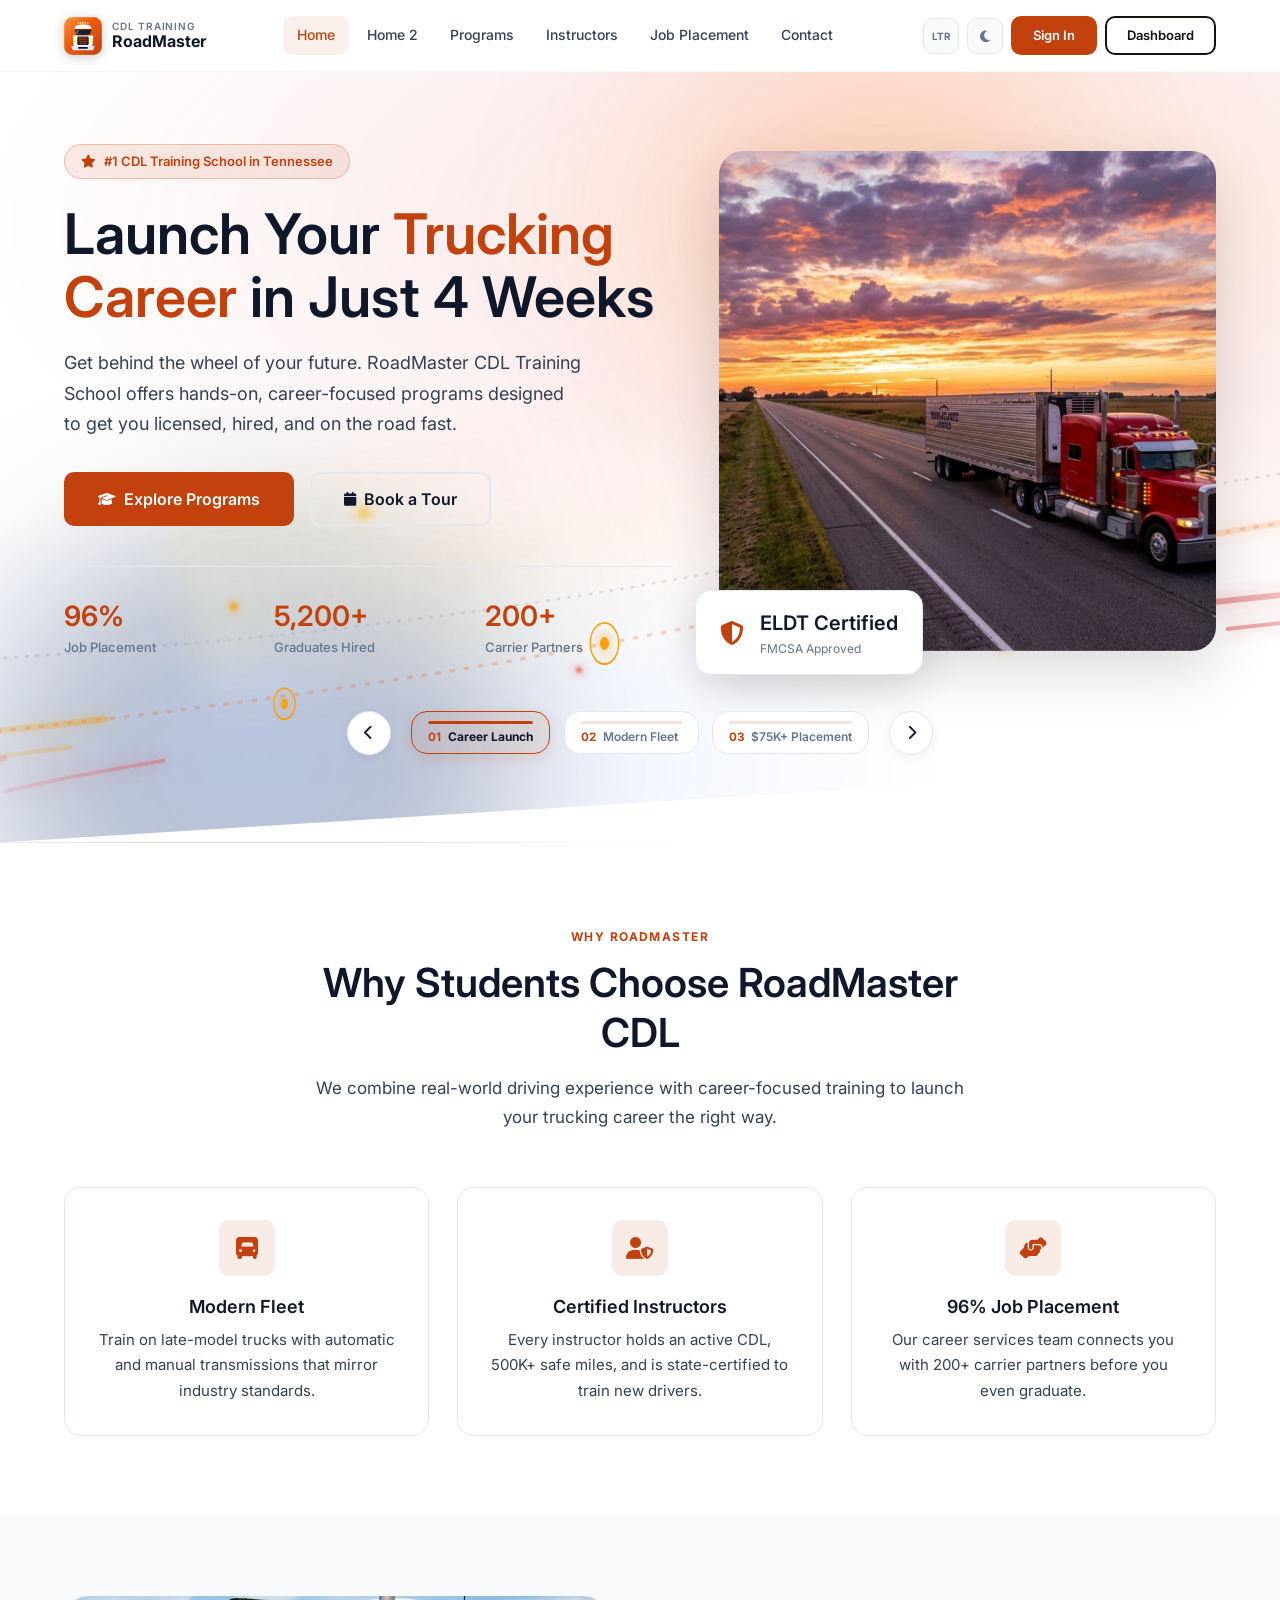
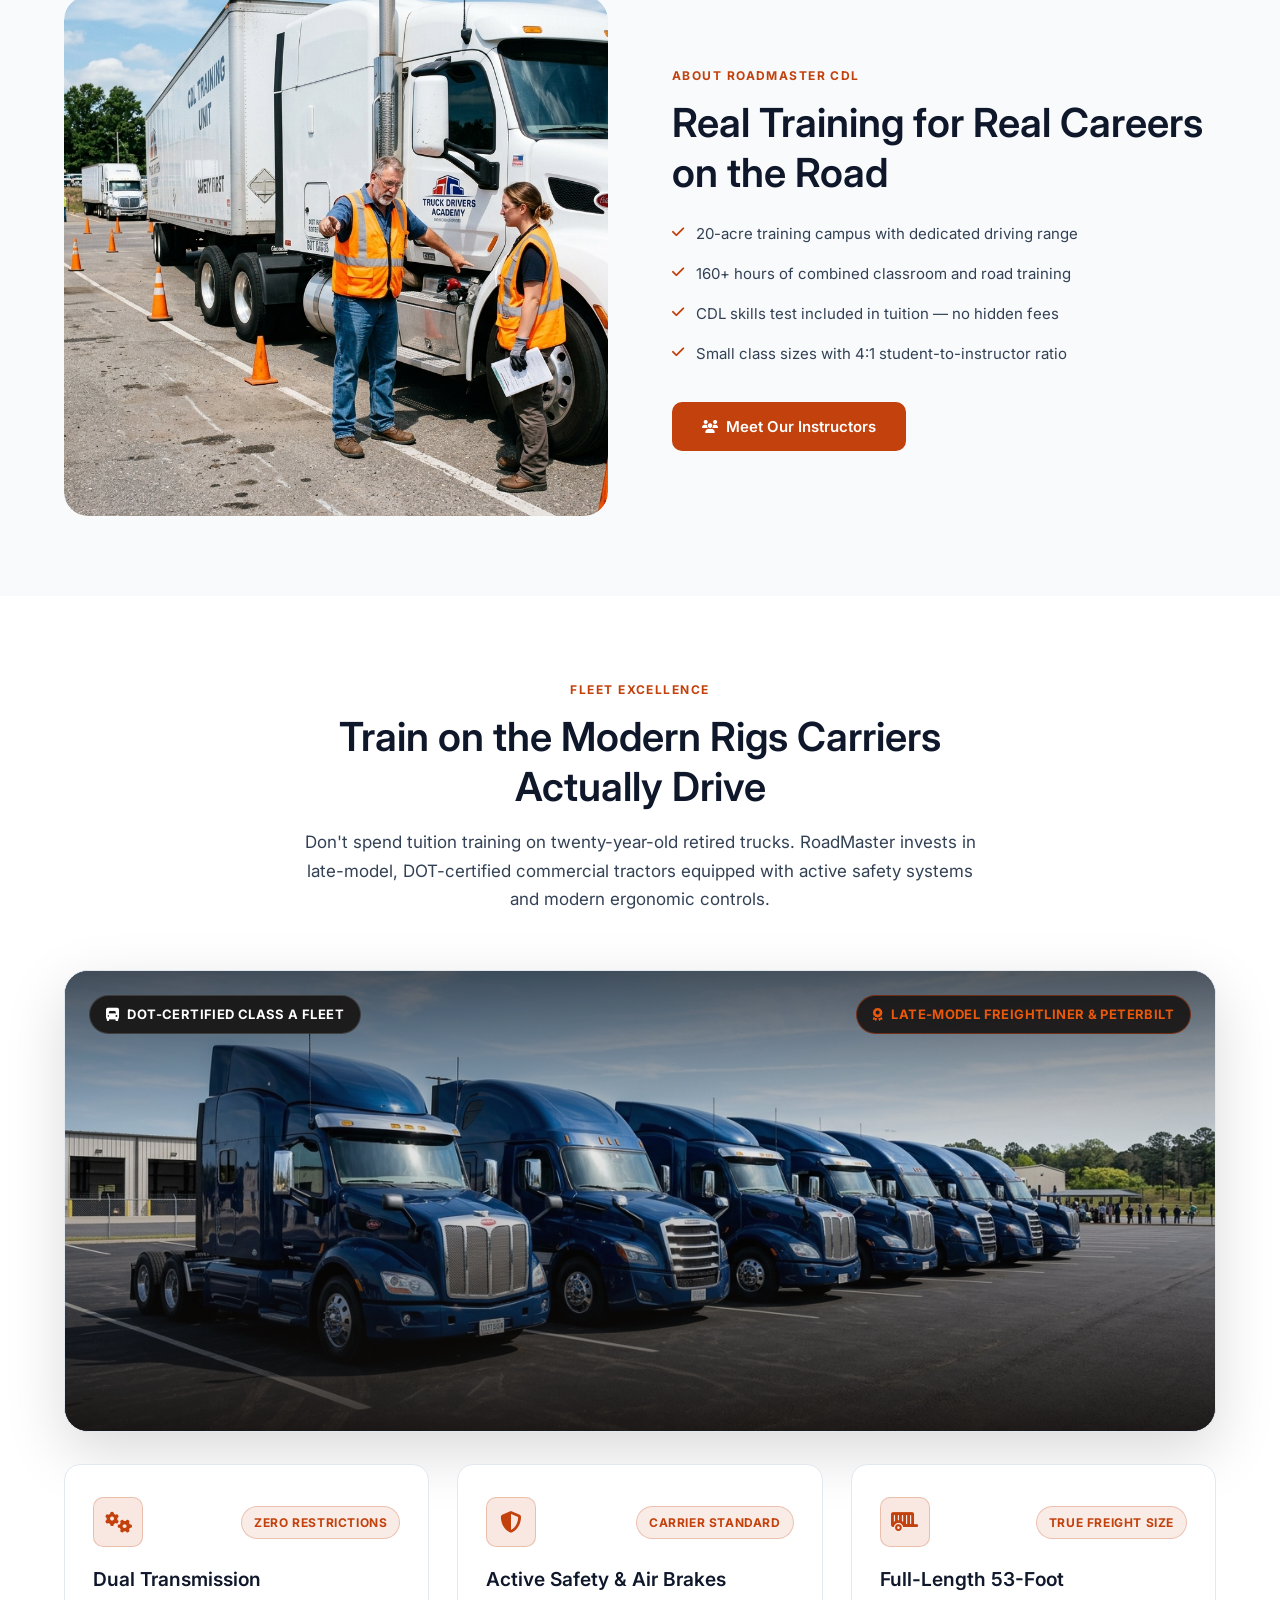
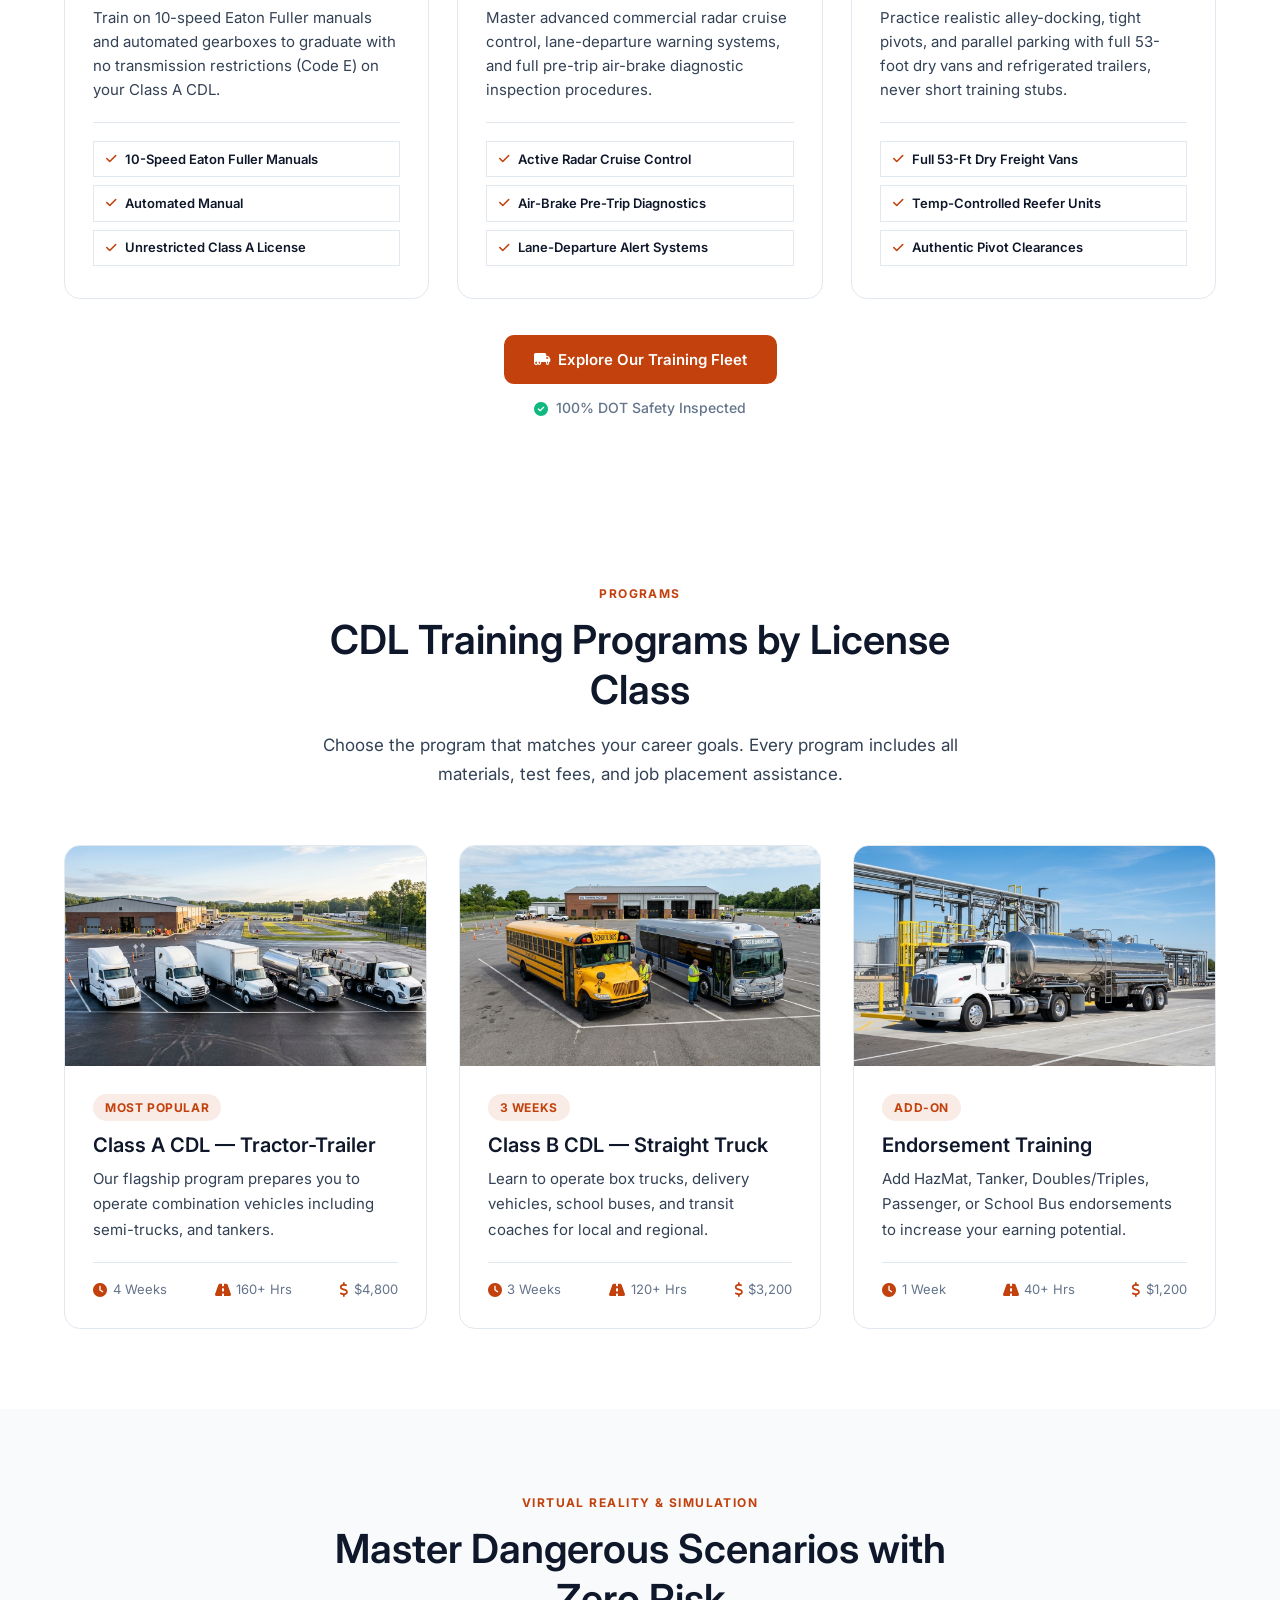
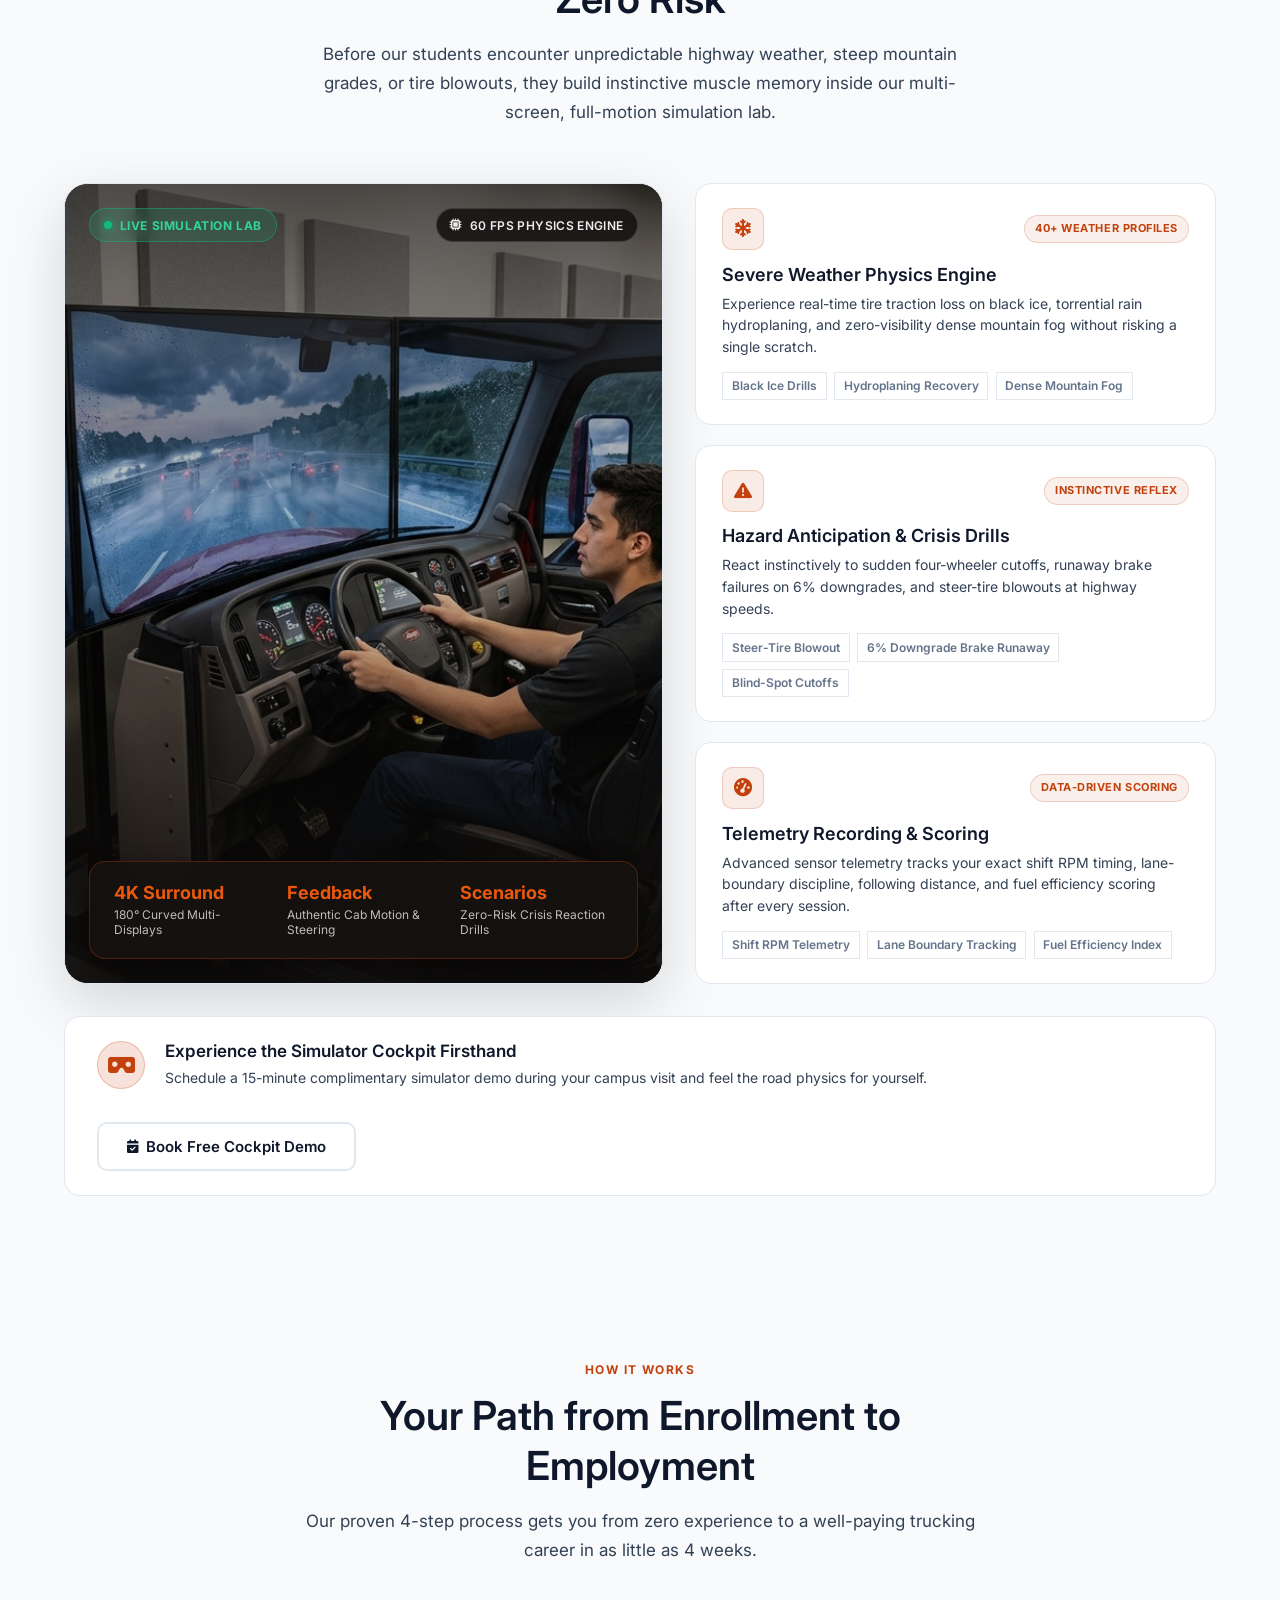
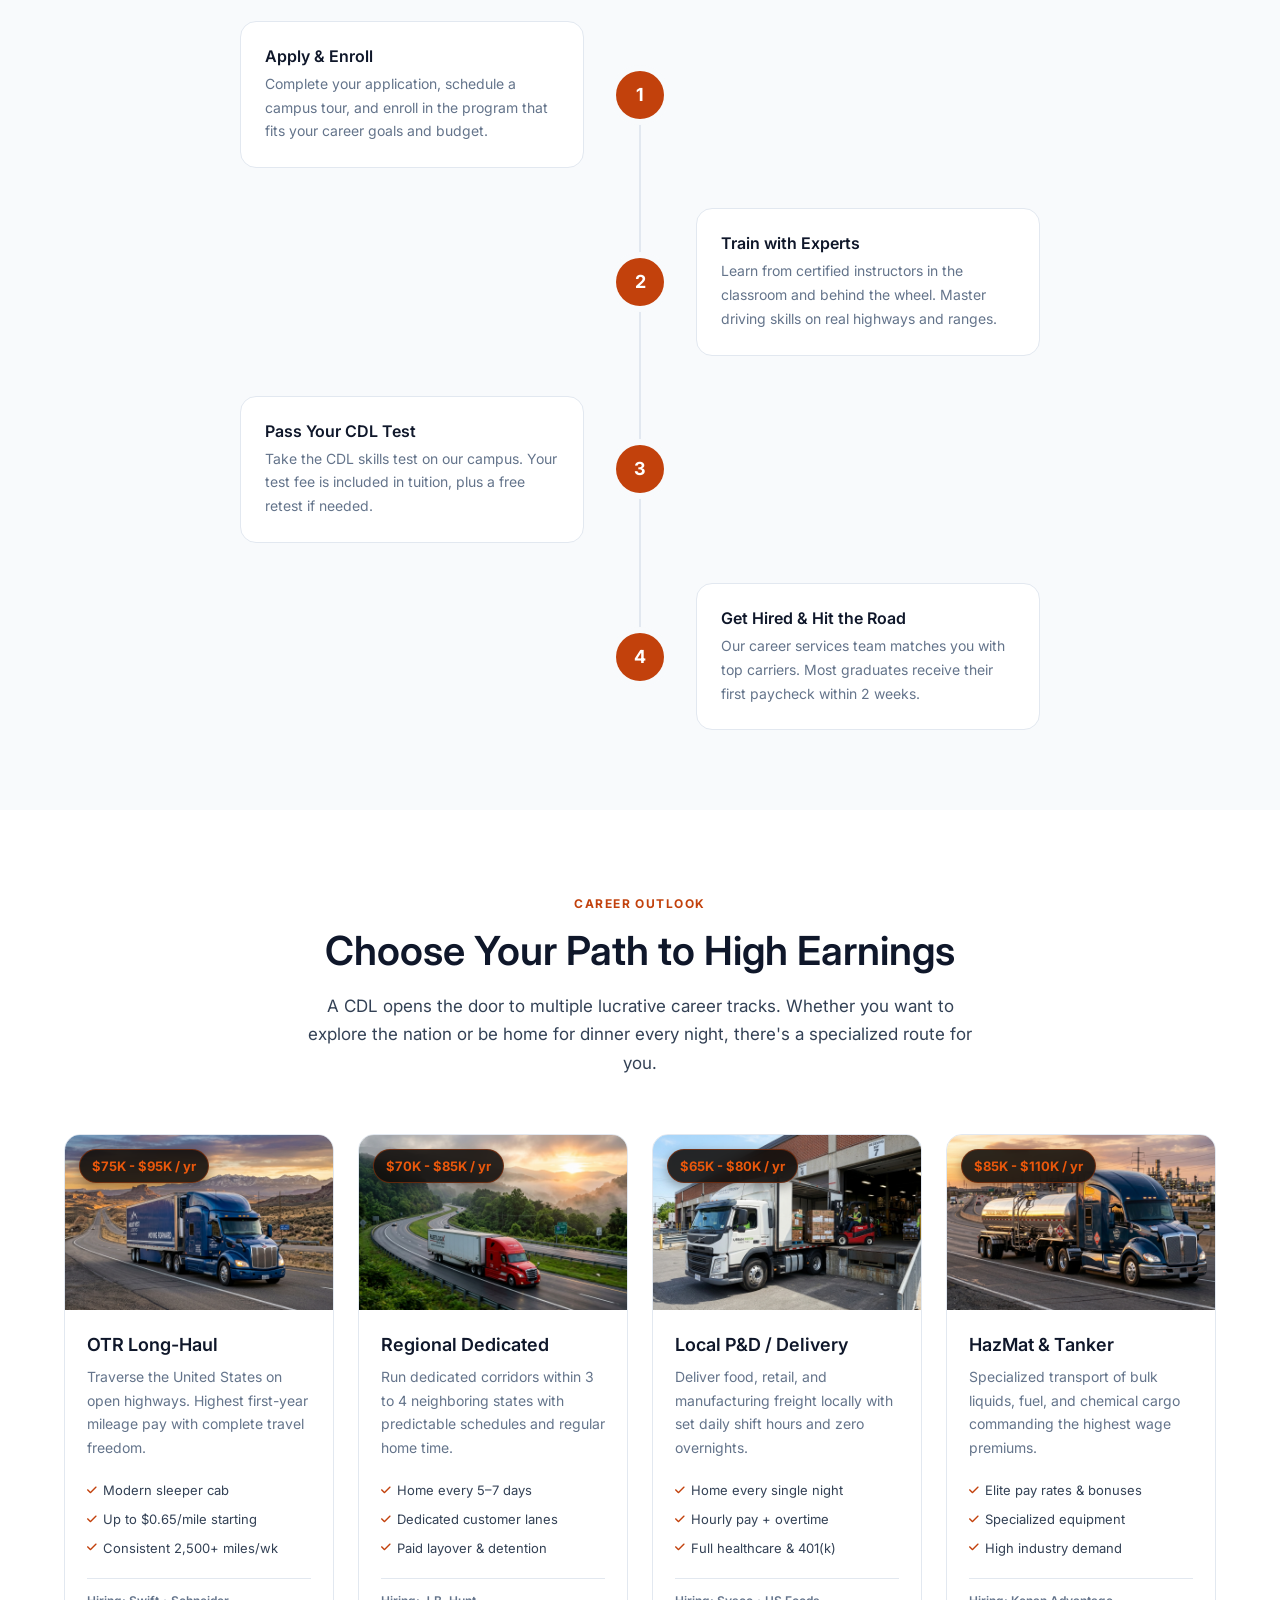
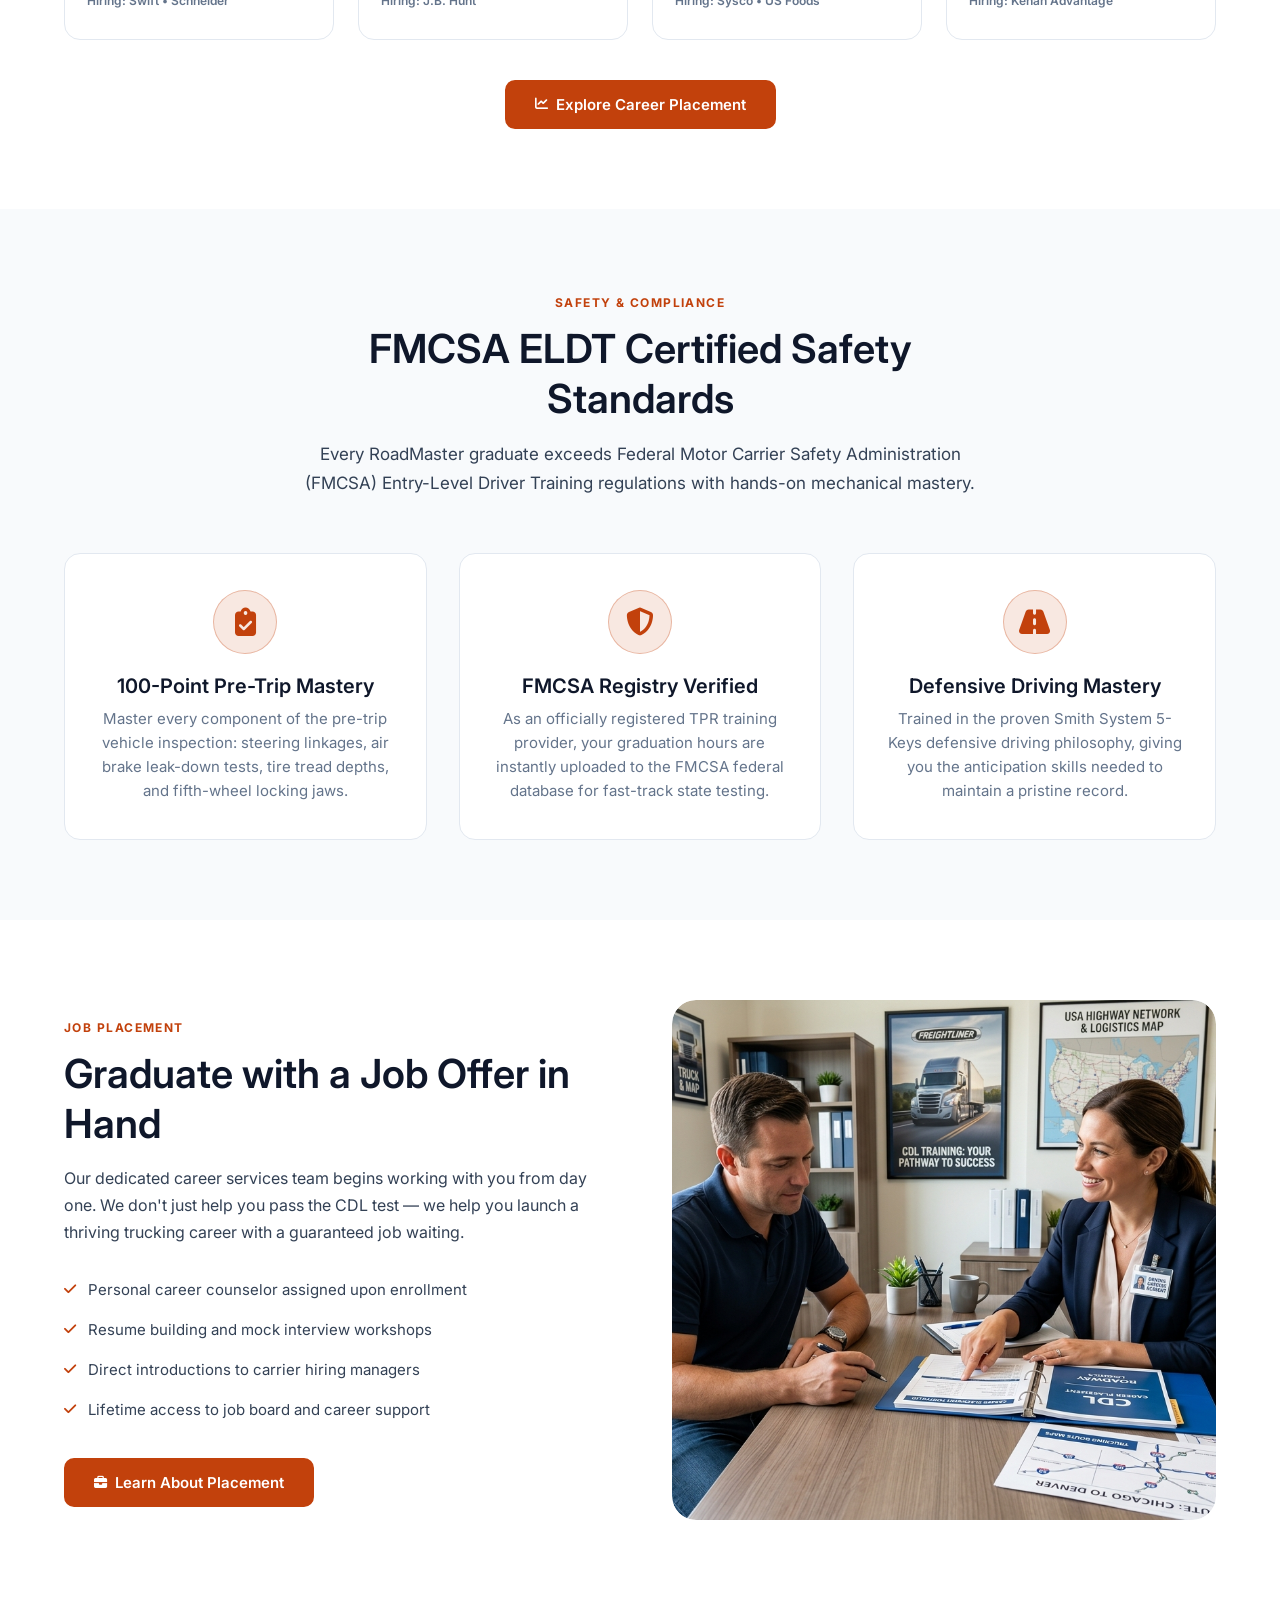
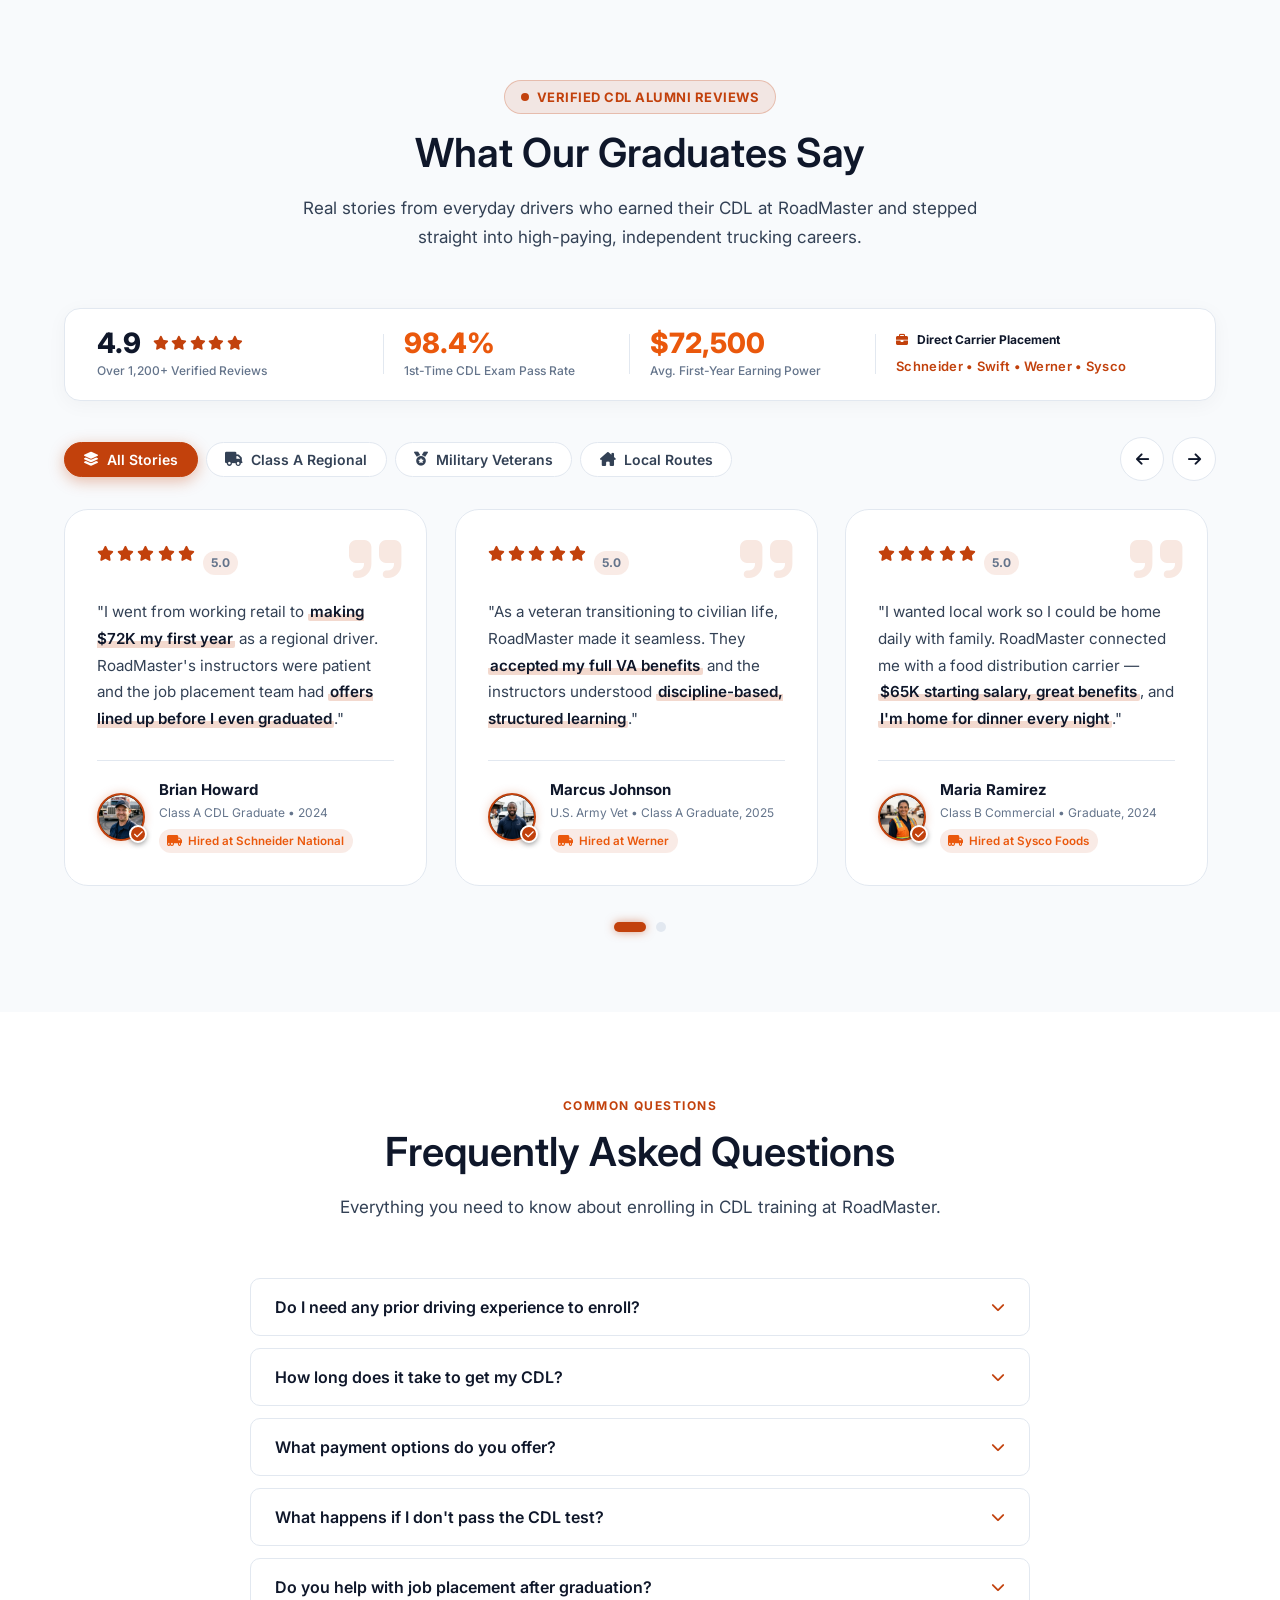
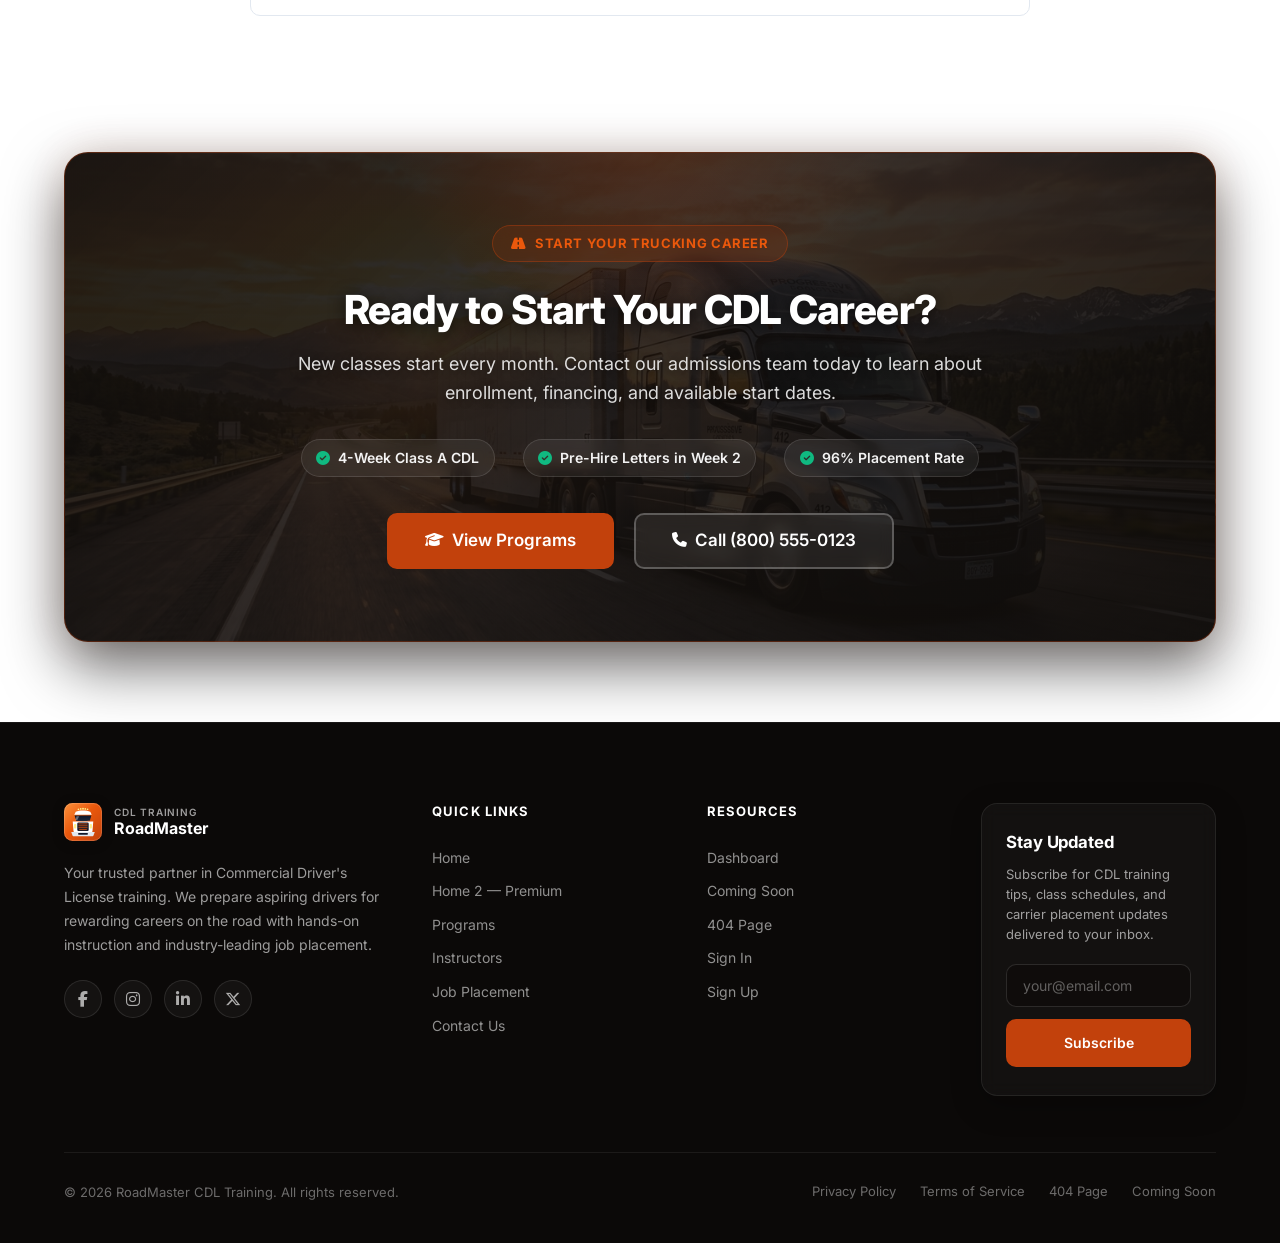
<file: index.html>
<!DOCTYPE html>
<html lang="en" dir="ltr" id="root-html">
<head>
    <meta charset="UTF-8">
    <meta name="viewport" content="width=device-width, initial-scale=1.0">
    <title>CDL Training School — RoadMaster | Get Your Commercial Driver's License</title>
    <meta name="description" content="RoadMaster CDL Training School offers comprehensive Class A & Class B CDL programs with 96% job placement rate, experienced instructors, and flexible payment plans.">
    <link rel="icon" href="favicon.svg" type="image/svg+xml">
    <link rel="preconnect" href="https://fonts.googleapis.com">
    <link rel="preconnect" href="https://fonts.gstatic.com" crossorigin>
    <link href="https://fonts.googleapis.com/css2?family=Inter:wght@400;500;600;700;800&display=swap" rel="stylesheet">
    <link rel="stylesheet" href="https://cdnjs.cloudflare.com/ajax/libs/font-awesome/6.5.1/css/all.min.css">
    <link rel="stylesheet" href="style.css">
    <script>(function(){try{if(localStorage.getItem('cdl-dark')==='1'){document.documentElement.classList.add('dark')}if(localStorage.getItem('cdl-rtl')==='1'){document.documentElement.setAttribute('dir','rtl')}}catch(e){}})();</script>
</head>
<body>
<div id="navbar-placeholder"></div>

<!-- SECTION 1: HERO — Interactive 3-Slide Carousel (5s Auto-Switch) -->
<section class="hero-diagonal" id="heroCarouselSection">
    <!-- CDL Highway & Trucking Theme Background Animation -->
        <!-- CDL Highway & Trucking Theme Background Animation (Reroll: Interstate Light Stream & Telematics) -->
    <div class="hero-highway-scene" aria-hidden="true">
        <!-- 1. Atmospheric Dusk/Twilight Horizon Sky Gradient -->
        <div class="hero-sky-gradient"></div>
        <div class="hero-glow-orb hero-glow-sunset"></div>
        <div class="hero-glow-orb hero-glow-asphalt"></div>

        <!-- 2. Curved Flowing Long-Exposure Highway Speed Trails (SVG) -->
        <div class="hero-light-trails-canvas">
            <svg class="hero-trails-svg" viewBox="0 0 1440 600" preserveAspectRatio="none">
                <defs>
                    <linearGradient id="amberStreakGrad" x1="0%" y1="0%" x2="100%" y2="0%">
                        <stop offset="0%" stop-color="#f59e0b" stop-opacity="0" />
                        <stop offset="30%" stop-color="#f59e0b" stop-opacity="0.8" />
                        <stop offset="70%" stop-color="#ffffff" stop-opacity="0.95" />
                        <stop offset="100%" stop-color="#fb923c" stop-opacity="0" />
                    </linearGradient>
                    <linearGradient id="redStreakGrad" x1="0%" y1="0%" x2="100%" y2="0%">
                        <stop offset="0%" stop-color="#ef4444" stop-opacity="0" />
                        <stop offset="40%" stop-color="#dc2626" stop-opacity="0.85" />
                        <stop offset="80%" stop-color="#f87171" stop-opacity="0.9" />
                        <stop offset="100%" stop-color="#b91c1c" stop-opacity="0" />
                    </linearGradient>
                    <filter id="glow-amber" x="-20%" y="-20%" width="140%" height="140%">
                        <feGaussianBlur stdDeviation="6" result="blur" />
                        <feMerge>
                            <feMergeNode in="blur" />
                            <feMergeNode in="SourceGraphic" />
                        </feMerge>
                    </filter>
                    <filter id="glow-red" x="-20%" y="-20%" width="140%" height="140%">
                        <feGaussianBlur stdDeviation="7" result="blur" />
                        <feMerge>
                            <feMergeNode in="blur" />
                            <feMergeNode in="SourceGraphic" />
                        </feMerge>
                    </filter>
                </defs>

                <!-- Route Waypoint Grid Lines -->
                <path class="route-curve route-base" d="M -100 520 Q 350 490, 720 440 T 1540 340" />
                <path class="route-curve route-base-2" d="M -80 460 Q 420 440, 800 390 T 1560 300" />
                
                <!-- Animated Flowing Interstate Paths -->
                <path class="route-flow flow-amber-fast" d="M -100 520 Q 350 490, 720 440 T 1540 340" />
                <path class="route-flow flow-amber-slow" d="M -80 540 Q 380 500, 760 450 T 1560 350" />
                <path class="route-flow flow-red-away" d="M 1540 400 Q 850 450, 400 490 T -100 560" />
                <path class="route-flow flow-red-away-2" d="M 1560 420 Q 900 470, 450 510 T -80 580" />

                <!-- Interstate Waypoint Pulse Nodes -->
                <g class="waypoint-node node-1" transform="translate(320, 492)">
                    <circle r="12" class="wp-ping" />
                    <circle r="4" class="wp-core" />
                </g>
                <g class="waypoint-node node-2" transform="translate(680, 445)">
                    <circle r="16" class="wp-ping wp-delay-1" />
                    <circle r="5" class="wp-core" />
                </g>
                <g class="waypoint-node node-3" transform="translate(1080, 385)">
                    <circle r="14" class="wp-ping wp-delay-2" />
                    <circle r="4" class="wp-core" />
                </g>
            </svg>
        </div>

        <!-- 3. Sweeping Truck Projector High-Beam Horizon Cones -->
        <div class="hero-beam-horizon">
            <div class="truck-beam-cone beam-sweep-1"></div>
            <div class="truck-beam-cone beam-sweep-2"></div>
        </div>

        <!-- 6. Floating Highway Night Bokeh & Road Sparks -->
        <div class="hero-road-particles">
            <span class="road-bokeh b1"></span>
            <span class="road-bokeh b2"></span>
            <span class="road-bokeh b3"></span>
            <span class="road-bokeh b4"></span>
            <span class="road-bokeh b5"></span>
            <span class="road-bokeh b6"></span>
            <span class="road-bokeh b7"></span>
            <span class="road-bokeh b8"></span>
        </div>
    </div>
    <div class="container">
        <div class="hero-slider" id="heroSlider" aria-roledescription="carousel" aria-label="RoadMaster Featured Programs">
            <div class="hero-slides-wrapper">
                
                <!-- SLIDE 1: Career Acceleration -->
                <div class="hero-slide active" data-slide="0" role="tabpanel" aria-label="Slide 1 of 3: Career Acceleration">
                    <div class="hero-d-grid">
                        <div class="hero-d-content">
                            <div class="hero-d-badge">
                                <i class="fas fa-star"></i> #1 CDL Training School in Tennessee
                            </div>
                            <h1 class="hero-d-title">
                                Launch Your <span class="highlight">Trucking Career</span> in Just 4 Weeks
                            </h1>
                            <p class="hero-d-desc">
                                Get behind the wheel of your future. RoadMaster CDL Training School offers hands-on, career-focused programs designed to get you licensed, hired, and on the road fast.
                            </p>
                            <div class="hero-d-actions">
                                <a href="programs.html" class="btn btn-primary btn-lg"><i class="fas fa-graduation-cap"></i> Explore Programs</a>
                                <a href="contact.html" class="btn btn-secondary btn-lg"><i class="fas fa-calendar"></i> Book a Tour</a>
                            </div>
                            <div class="hero-d-metrics">
                                <div class="hero-d-metric">
                                    <h3 data-count="96" data-suffix="%">96%</h3>
                                    <p>Job Placement</p>
                                </div>
                                <div class="hero-d-metric">
                                    <h3 data-count="5200" data-suffix="+">5,200+</h3>
                                    <p>Graduates Hired</p>
                                </div>
                                <div class="hero-d-metric">
                                    <h3 data-count="200" data-suffix="+">200+</h3>
                                    <p>Carrier Partners</p>
                                </div>
                            </div>
                        </div>
                        <div class="hero-d-visual">
                            <div class="hero-d-img-main">
                                <img src="assets/images/hero-highway-sunset.jpg" alt="Red semi-truck driving on a highway at sunset representing CDL career opportunities" loading="eager">
                            </div>
                            <div class="hero-d-float-card">
                                <i class="fas fa-shield-halved"></i>
                                <div>
                                    <div class="float-val">ELDT Certified</div>
                                    <div class="float-label">FMCSA Approved</div>
                                </div>
                            </div>
                        </div>
                    </div>
                </div>

                <!-- SLIDE 2: Modern Fleet & Facility -->
                <div class="hero-slide" data-slide="1" role="tabpanel" aria-label="Slide 2 of 3: Modern Rigs and Facility">
                    <div class="hero-d-grid">
                        <div class="hero-d-content">
                            <div class="hero-d-badge">
                                <i class="fas fa-truck-front"></i> 20-Acre Private Driving Facility
                            </div>
                            <h1 class="hero-d-title">
                                Master Modern <span class="highlight">Heavy Equipment</span> & Live Highway Routes
                            </h1>
                            <p class="hero-d-desc">
                                Step directly into late-model Freightliner and Kenworth rigs. Train on real backing pads, regional routes, and master pre-trip inspections with patient, veteran instructors.
                            </p>
                            <div class="hero-d-actions">
                                <a href="instructors.html" class="btn btn-primary btn-lg"><i class="fas fa-users"></i> Meet Instructors</a>
                                <a href="programs.html" class="btn btn-secondary btn-lg"><i class="fas fa-road"></i> Training Facility</a>
                            </div>
                            <div class="hero-d-metrics">
                                <div class="hero-d-metric">
                                    <h3 data-count="4" data-prefix="" data-suffix=":1">4:1</h3>
                                    <p>Student-To-Instructor</p>
                                </div>
                                <div class="hero-d-metric">
                                    <h3 data-count="160" data-suffix="+">160+</h3>
                                    <p>Dedicated Hours</p>
                                </div>
                                <div class="hero-d-metric">
                                    <h3 data-count="100" data-suffix="%">100%</h3>
                                    <p>Hands-On Behind Wheel</p>
                                </div>
                            </div>
                        </div>
                        <div class="hero-d-visual">
                            <div class="hero-d-img-main">
                                <img src="assets/images/training-yard.jpg" alt="Lineup of modern commercial training trucks on the RoadMaster 20-acre driving range" loading="lazy">
                            </div>
                            <div class="hero-d-float-card">
                                <i class="fas fa-truck-moving"></i>
                                <div>
                                    <div class="float-val">Late-Model Rigs</div>
                                    <div class="float-label">Auto & Manual Transmissions</div>
                                </div>
                            </div>
                        </div>
                    </div>
                </div>

                <!-- SLIDE 3: Guaranteed Placement & High Earnings -->
                <div class="hero-slide" data-slide="2" role="tabpanel" aria-label="Slide 3 of 3: Career Placement and Earning Potential">
                    <div class="hero-d-grid">
                        <div class="hero-d-content">
                            <div class="hero-d-badge">
                                <i class="fas fa-briefcase"></i> Guaranteed Carrier Pre-Hires
                            </div>
                            <h1 class="hero-d-title">
                                Earn Up To <span class="highlight">$75,000+</span> In Your Very First Year
                            </h1>
                            <p class="hero-d-desc">
                                Secure pre-hire job offers before you even test for your CDL. Our lifetime career placement team partners with 200+ national and regional carriers to get you top pay from day one.
                            </p>
                            <div class="hero-d-actions">
                                <a href="job-placement.html" class="btn btn-primary btn-lg"><i class="fas fa-briefcase"></i> Placement Network</a>
                                <a href="contact.html" class="btn btn-secondary btn-lg"><i class="fas fa-phone"></i> Call Admissions</a>
                            </div>
                            <div class="hero-d-metrics">
                                <div class="hero-d-metric">
                                    <h3 data-count="72" data-prefix="$" data-suffix="K+">$72K+</h3>
                                    <p>Avg. 1st Year Salary</p>
                                </div>
                                <div class="hero-d-metric">
                                    <h3 data-count="3" data-suffix="+">3+</h3>
                                    <p>Job Offers Per Grad</p>
                                </div>
                                <div class="hero-d-metric">
                                    <h3 data-count="100" data-suffix="%">100%</h3>
                                    <p>Lifetime Support</p>
                                </div>
                            </div>
                        </div>
                        <div class="hero-d-visual">
                            <div class="hero-d-img-main">
                                <img src="assets/images/job-placement.jpg" alt="CDL career counselor and student reviewing pre-hire carrier contract offers" loading="lazy">
                            </div>
                            <div class="hero-d-float-card">
                                <i class="fas fa-handshake-angle"></i>
                                <div>
                                    <div class="float-val">Pre-Hire Offers</div>
                                    <div class="float-label">200+ Carrier Network</div>
                                </div>
                            </div>
                        </div>
                    </div>
                </div>

            </div>

            <!-- Hero Slider Navigation Arrows & Indicators -->
            <div class="hero-slider-controls">
                <button class="hero-slider-btn hero-prev" id="heroPrevBtn" aria-label="Previous slide" title="Previous Slide">
                    <i class="fas fa-chevron-left"></i>
                </button>
                
                <div class="hero-indicators" id="heroIndicators">
                    <button class="hero-indicator active" data-slide-to="0" aria-label="Go to Slide 1: Career Acceleration">
                        <span class="hero-indicator-track"><span class="hero-indicator-fill"></span></span>
                        <span class="hero-indicator-text"><span class="hero-ind-num">01</span><span>Career Launch</span></span>
                    </button>
                    <button class="hero-indicator" data-slide-to="1" aria-label="Go to Slide 2: Modern Rigs & Facility">
                        <span class="hero-indicator-track"><span class="hero-indicator-fill"></span></span>
                        <span class="hero-indicator-text"><span class="hero-ind-num">02</span><span>Modern Fleet</span></span>
                    </button>
                    <button class="hero-indicator" data-slide-to="2" aria-label="Go to Slide 3: Placement & Salary">
                        <span class="hero-indicator-track"><span class="hero-indicator-fill"></span></span>
                        <span class="hero-indicator-text"><span class="hero-ind-num">03</span><span>$75K+ Placement</span></span>
                    </button>
                </div>

                <button class="hero-slider-btn hero-next" id="heroNextBtn" aria-label="Next slide" title="Next Slide">
                    <i class="fas fa-chevron-right"></i>
                </button>
            </div>
        </div>
    </div>
</section>


<!-- SECTION 3: WHY CHOOSE US — Offset Grid -->
<section class="section">
    <div class="container">
        <div class="section-header fade-up">
            <span class="section-label">Why RoadMaster</span>
            <h2>Why Students Choose RoadMaster CDL</h2>
            <p>We combine real-world driving experience with career-focused training to launch your trucking career the right way.</p>
        </div>
        <div class="offset-features">
            <div class="offset-feature fade-up">
                <div class="of-icon"><i class="fas fa-truck-front"></i></div>
                <h4>Modern Fleet</h4>
                <p>Train on late-model trucks with automatic and manual transmissions that mirror industry standards.</p>
            </div>
            <div class="offset-feature fade-up">
                <div class="of-icon"><i class="fas fa-user-shield"></i></div>
                <h4>Certified Instructors</h4>
                <p>Every instructor holds an active CDL, 500K+ safe miles, and is state-certified to train new drivers.</p>
            </div>
            <div class="offset-feature fade-up">
                <div class="of-icon"><i class="fas fa-handshake-angle"></i></div>
                <h4>96% Job Placement</h4>
                <p>Our career services team connects you with 200+ carrier partners before you even graduate.</p>
            </div>
        </div>
    </div>
</section>

<!-- SECTION 4: ABOUT SPLIT — Image Left + Text Right -->
<section class="section section-alt">
    <div class="container">
        <div class="split-content">
            <div class="split-image slide-left">
                <img src="assets/images/instructor-student-yard.jpg" alt="CDL instructor teaching student pre-trip inspection procedures at the training yard">
            </div>
            <div class="split-text slide-right">
                <span class="section-label">About RoadMaster CDL</span>
                <h2>Real Training for Real Careers on the Road</h2>
                <ul class="check-list">
                    <li><i class="fas fa-check"></i> 20-acre training campus with dedicated driving range</li>
                    <li><i class="fas fa-check"></i> 160+ hours of combined classroom and road training</li>
                    <li><i class="fas fa-check"></i> CDL skills test included in tuition — no hidden fees</li>
                    <li><i class="fas fa-check"></i> Small class sizes with 4:1 student-to-instructor ratio</li>
                </ul>
                <a href="instructors.html" class="btn btn-primary"><i class="fas fa-users"></i> Meet Our Instructors</a>
            </div>
        </div>
    </div>
</section>


<!-- SECTION 4B: MODERN TRAINING FLEET & EQUIPMENT -->
<section class="section">
    <div class="container">
        <div class="section-header fade-up">
            <span class="section-label">Fleet Excellence</span>
            <h2>Train on the Modern Rigs Carriers Actually Drive</h2>
            <p>Don't spend tuition training on twenty-year-old retired trucks. RoadMaster invests in late-model, DOT-certified commercial tractors equipped with active safety systems and modern ergonomic controls.</p>
        </div>

        <div class="fleet-showcase-hub">
            <!-- Panoramic Fleet Hero Showcase -->
            <div class="fleet-hero-showcase fade-up">
                <img src="assets/images/home-fleet-specs.jpg" alt="Modern late-model Freightliner Cascadia and Peterbilt training fleet" loading="lazy">
                <div class="fleet-hero-overlay"></div>
                <div class="fleet-hero-top-badges">
                    <div class="fleet-hero-tag"><i class="fas fa-truck-front"></i> DOT-Certified Class A Fleet</div>
                    <div class="fleet-hero-tag fleet-hero-tag-accent"><i class="fas fa-award"></i> Late-Model Freightliner &amp; Peterbilt</div>
                </div>
                
            </div>

            <!-- 3-Column Fleet Feature Cards Grid -->
            <div class="fleet-cards-grid">
                <div class="fleet-card-item fade-up">
                    <div class="fleet-card-header">
                        <div class="fleet-card-icon"><i class="fas fa-gears"></i></div>
                        <span class="fleet-card-badge">Zero Restrictions</span>
                    </div>
                    <h3>Dual Transmission</h3>
                    <p>Train on 10-speed Eaton Fuller manuals and automated gearboxes to graduate with no transmission restrictions (Code E) on your Class A CDL.</p>
                    <div class="fleet-pill-list">
                        <span class="fleet-pill"><i class="fas fa-check"></i> 10-Speed Eaton Fuller Manuals</span>
                        <span class="fleet-pill"><i class="fas fa-check"></i> Automated Manual</span>
                        <span class="fleet-pill"><i class="fas fa-check"></i> Unrestricted Class A License</span>
                    </div>
                </div>

                <div class="fleet-card-item fade-up">
                    <div class="fleet-card-header">
                        <div class="fleet-card-icon"><i class="fas fa-shield-halved"></i></div>
                        <span class="fleet-card-badge">Carrier Standard</span>
                    </div>
                    <h3>Active Safety &amp; Air Brakes</h3>
                    <p>Master advanced commercial radar cruise control, lane-departure warning systems, and full pre-trip air-brake diagnostic inspection procedures.</p>
                    <div class="fleet-pill-list">
                        <span class="fleet-pill"><i class="fas fa-check"></i> Active Radar Cruise Control</span>
                        <span class="fleet-pill"><i class="fas fa-check"></i> Air-Brake Pre-Trip Diagnostics</span>
                        <span class="fleet-pill"><i class="fas fa-check"></i> Lane-Departure Alert Systems</span>
                    </div>
                </div>

                <div class="fleet-card-item fade-up">
                    <div class="fleet-card-header">
                        <div class="fleet-card-icon"><i class="fas fa-trailer"></i></div>
                        <span class="fleet-card-badge">True Freight Size</span>
                    </div>
                    <h3>Full-Length 53-Foot</h3>
                    <p>Practice realistic alley-docking, tight pivots, and parallel parking with full 53-foot dry vans and refrigerated trailers, never short training stubs.</p>
                    <div class="fleet-pill-list">
                        <span class="fleet-pill"><i class="fas fa-check"></i> Full 53-Ft Dry Freight Vans</span>
                        <span class="fleet-pill"><i class="fas fa-check"></i> Temp-Controlled Reefer Units</span>
                        <span class="fleet-pill"><i class="fas fa-check"></i> Authentic Pivot Clearances</span>
                    </div>
                </div>
            </div>

            <!-- Fleet Action Bar -->
            <div class="fleet-cta-bar fade-up">
                <a href="programs.html" class="btn btn-primary"><i class="fas fa-truck-moving"></i> Explore Our Training Fleet</a>
                <span class="fleet-cta-subtext"><i class="fas fa-circle-check"></i> 100% DOT Safety Inspected </span>
            </div>
        </div>
    </div>
</section>

<!-- SECTION 5: TRAINING PROGRAMS — Cards with Images -->
<section class="section">
    <div class="container">
        <div class="section-header fade-up">
            <span class="section-label">Programs</span>
            <h2>CDL Training Programs by License Class</h2>
            <p>Choose the program that matches your career goals. Every program includes all materials, test fees, and job placement assistance.</p>
        </div>
        <div class="programs-grid">
            <div class="program-card fade-up">
                <img class="program-card-img" src="assets/images/fleet-lineup.jpg" alt="Fleet of tractor-trailers lined up for Class A CDL training">
                <div class="program-card-body">
                    <span class="program-tag">Most Popular</span>
                    <h3>Class A CDL — Tractor-Trailer</h3>
                    <p>Our flagship program prepares you to operate combination vehicles including semi-trucks, and tankers.</p>
                    <div class="program-meta">
                        <div class="program-meta-item"><i class="fas fa-clock"></i> 4 Weeks</div>
                        <div class="program-meta-item"><i class="fas fa-road"></i> 160+ Hrs</div>
                        <div class="program-meta-item"><i class="fas fa-dollar-sign"></i> $4,800</div>
                    </div>
                </div>
            </div>
            <div class="program-card fade-up">
                <img class="program-card-img" src="assets/images/bus-training.jpg" alt="School bus and delivery truck for Class B CDL training">
                <div class="program-card-body">
                    <span class="program-tag">3 Weeks</span>
                    <h3>Class B CDL — Straight Truck</h3>
                    <p>Learn to operate box trucks, delivery vehicles, school buses, and transit coaches for local and regional.</p>
                    <div class="program-meta">
                        <div class="program-meta-item"><i class="fas fa-clock"></i> 3 Weeks</div>
                        <div class="program-meta-item"><i class="fas fa-road"></i> 120+ Hrs</div>
                        <div class="program-meta-item"><i class="fas fa-dollar-sign"></i> $3,200</div>
                    </div>
                </div>
            </div>
            <div class="program-card fade-up">
                <img class="program-card-img" src="assets/images/tanker-truck.jpg" alt="Tanker truck for HazMat and specialty endorsement training">
                <div class="program-card-body">
                    <span class="program-tag">Add-On</span>
                    <h3>Endorsement Training</h3>
                    <p>Add HazMat, Tanker, Doubles/Triples, Passenger, or School Bus endorsements to increase your earning potential.</p>
                    <div class="program-meta">
                        <div class="program-meta-item"><i class="fas fa-clock"></i> 1 Week</div>
                        <div class="program-meta-item"><i class="fas fa-road"></i> 40+ Hrs</div>
                        <div class="program-meta-item"><i class="fas fa-dollar-sign"></i> $1,200</div>
                    </div>
                </div>
            </div>
        </div>
    </div>
</section>


<!-- SECTION 5B: HIGH-TECH SIMULATOR LAB & VR -->
<section class="section section-alt">
    <div class="container">
        <div class="section-header fade-up">
            <span class="section-label">Virtual Reality &amp; Simulation</span>
            <h2>Master Dangerous Scenarios with Zero Risk</h2>
            <p>Before our students encounter unpredictable highway weather, steep mountain grades, or tire blowouts, they build instinctive muscle memory inside our multi-screen, full-motion simulation lab.</p>
        </div>

        <div class="sim-bento-container">
            <div class="sim-bento-grid">
                <!-- Large Interactive Simulator Display Tile -->
                <div class="sim-bento-visual fade-up">
                    <img src="assets/images/home-simulator-lab.jpg" alt="High-tech CDL truck driving simulator cockpit with wrap-around displays" loading="lazy">
                    <div class="sim-bento-overlay"></div>
                    <div class="sim-bento-hud-top">
                        <span class="sim-live-indicator"><span class="sim-live-dot"></span> LIVE SIMULATION LAB</span>
                        <span class="sim-hud-badge"><i class="fas fa-microchip"></i> 60 FPS Physics Engine</span>
                    </div>
                    <div class="sim-bento-hud-bottom">
                        <div class="sim-telemetry-glass">
                            <div class="sim-hud-stat">
                                <h5>4K Surround</h5>
                                <p>180° Curved Multi-Displays</p>
                            </div>
                            <div class="sim-hud-stat">
                                <h5>Feedback</h5>
                                <p>Authentic Cab Motion &amp; Steering</p>
                            </div>
                            <div class="sim-hud-stat">
                                <h5>Scenarios</h5>
                                <p>Zero-Risk Crisis Reaction Drills</p>
                            </div>
                        </div>
                    </div>
                </div>

                <!-- 3 High-Tech Scenario Bento Cards -->
                <div class="sim-bento-stack">
                    <div class="sim-scenario-card fade-up">
                        <div class="sim-card-top">
                            <div class="sim-icon-box"><i class="fas fa-snowflake"></i></div>
                            <span class="sim-tag">40+ Weather Profiles</span>
                        </div>
                        <h3>Severe Weather Physics Engine</h3>
                        <p>Experience real-time tire traction loss on black ice, torrential rain hydroplaning, and zero-visibility dense mountain fog without risking a single scratch.</p>
                        <div class="sim-badge-row">
                            <span class="sim-mini-badge">Black Ice Drills</span>
                            <span class="sim-mini-badge">Hydroplaning Recovery</span>
                            <span class="sim-mini-badge">Dense Mountain Fog</span>
                        </div>
                    </div>

                    <div class="sim-scenario-card fade-up">
                        <div class="sim-card-top">
                            <div class="sim-icon-box"><i class="fas fa-triangle-exclamation"></i></div>
                            <span class="sim-tag">Instinctive Reflex</span>
                        </div>
                        <h3>Hazard Anticipation &amp; Crisis Drills</h3>
                        <p>React instinctively to sudden four-wheeler cutoffs, runaway brake failures on 6% downgrades, and steer-tire blowouts at highway speeds.</p>
                        <div class="sim-badge-row">
                            <span class="sim-mini-badge">Steer-Tire Blowout</span>
                            <span class="sim-mini-badge">6% Downgrade Brake Runaway</span>
                            <span class="sim-mini-badge">Blind-Spot Cutoffs</span>
                        </div>
                    </div>

                    <div class="sim-scenario-card fade-up">
                        <div class="sim-card-top">
                            <div class="sim-icon-box"><i class="fas fa-gauge-high"></i></div>
                            <span class="sim-tag">Data-Driven Scoring</span>
                        </div>
                        <h3>Telemetry Recording &amp; Scoring</h3>
                        <p>Advanced sensor telemetry tracks your exact shift RPM timing, lane-boundary discipline, following distance, and fuel efficiency scoring after every session.</p>
                        <div class="sim-badge-row">
                            <span class="sim-mini-badge">Shift RPM Telemetry</span>
                            <span class="sim-mini-badge">Lane Boundary Tracking</span>
                            <span class="sim-mini-badge">Fuel Efficiency Index</span>
                        </div>
                    </div>
                </div>
            </div>

            <!-- Sleek Cockpit Tour Banner -->
            <div class="sim-cockpit-bar fade-up">
                <div class="sim-bar-content">
                    <div class="sim-bar-icon"><i class="fas fa-vr-cardboard"></i></div>
                    <div class="sim-bar-text">
                        <h4>Experience the Simulator Cockpit Firsthand</h4>
                        <p>Schedule a 15-minute complimentary simulator demo during your campus visit and feel the road physics for yourself.</p>
                    </div>
                </div>
                <a href="contact.html" class="btn btn-secondary"><i class="fas fa-calendar-check"></i> Book Free Cockpit Demo</a>
            </div>
        </div>
    </div>
</section>

<!-- SECTION 7: HOW IT WORKS — Zigzag Timeline -->
<section class="section section-alt">
    <div class="container">
        <div class="section-header fade-up">
            <span class="section-label">How It Works</span>
            <h2>Your Path from Enrollment to Employment</h2>
            <p>Our proven 4-step process gets you from zero experience to a well-paying trucking career in as little as 4 weeks.</p>
        </div>
        <div class="zigzag-steps">
            <div class="zigzag-step fade-up">
                <div class="zs-content">
                    <h4>Apply & Enroll</h4>
                    <p>Complete your application, schedule a campus tour, and enroll in the program that fits your career goals and budget.</p>
                </div>
                <div class="zs-number">1</div>
                <div class="zs-spacer"></div>
            </div>
            <div class="zigzag-step fade-up">
                <div class="zs-spacer"></div>
                <div class="zs-number">2</div>
                <div class="zs-content">
                    <h4>Train with Experts</h4>
                    <p>Learn from certified instructors in the classroom and behind the wheel. Master driving skills on real highways and ranges.</p>
                </div>
            </div>
            <div class="zigzag-step fade-up">
                <div class="zs-content">
                    <h4>Pass Your CDL Test</h4>
                    <p>Take the CDL skills test on our campus. Your test fee is included in tuition, plus a free retest if needed.</p>
                </div>
                <div class="zs-number">3</div>
                <div class="zs-spacer"></div>
            </div>
            <div class="zigzag-step fade-up">
                <div class="zs-spacer"></div>
                <div class="zs-number">4</div>
                <div class="zs-content">
                    <h4>Get Hired & Hit the Road</h4>
                    <p>Our career services team matches you with top carriers. Most graduates receive their first paycheck within 2 weeks.</p>
                </div>
            </div>
        </div>
    </div>
</section>


<!-- SECTION 7B: HIGH-PAYING CAREER PATHWAYS & EARNING MATRIX -->
<section class="section">
    <div class="container">
        <div class="section-header fade-up">
            <span class="section-label">Career Outlook</span>
            <h2>Choose Your Path to High Earnings</h2>
            <p>A CDL opens the door to multiple lucrative career tracks. Whether you want to explore the nation or be home for dinner every night, there's a specialized route for you.</p>
        </div>
        <div class="career-matrix-grid">
            <div class="career-path-card fade-up">
                <div class="career-card-img-wrap">
                    <img src="assets/images/career-otr-interstate.jpg" alt="OTR Long-Haul sleeper cab semi-truck on interstate highway" loading="lazy">
                    <span class="career-salary-pill">$75K - $95K / yr</span>
                </div>
                <div class="career-card-body">
                    <h3>OTR Long-Haul</h3>
                    <p>Traverse the United States on open highways. Highest first-year mileage pay with complete travel freedom.</p>
                    <ul class="career-perks-list">
                        <li><i class="fas fa-check"></i> Modern sleeper cab</li>
                        <li><i class="fas fa-check"></i> Up to $0.65/mile starting</li>
                        <li><i class="fas fa-check"></i> Consistent 2,500+ miles/wk</li>
                    </ul>
                    <div class="career-partners-tag">Hiring: Swift • Schneider</div>
                </div>
            </div>
            <div class="career-path-card fade-up">
                <div class="career-card-img-wrap">
                    <img src="assets/images/career-regional-freight.jpg" alt="Dedicated regional freight tractor-trailer on mountain interstate" loading="lazy">
                    <span class="career-salary-pill">$70K - $85K / yr</span>
                </div>
                <div class="career-card-body">
                    <h3>Regional Dedicated</h3>
                    <p>Run dedicated corridors within 3 to 4 neighboring states with predictable schedules and regular home time.</p>
                    <ul class="career-perks-list">
                        <li><i class="fas fa-check"></i> Home every 5–7 days</li>
                        <li><i class="fas fa-check"></i> Dedicated customer lanes</li>
                        <li><i class="fas fa-check"></i> Paid layover & detention</li>
                    </ul>
                    <div class="career-partners-tag">Hiring: J.B. Hunt</div>
                </div>
            </div>
            <div class="career-path-card fade-up">
                <div class="career-card-img-wrap">
                    <img src="assets/images/career-local-delivery.jpg" alt="Local delivery commercial day cab freight box truck at distribution bay" loading="lazy">
                    <span class="career-salary-pill">$65K - $80K / yr</span>
                </div>
                <div class="career-card-body">
                    <h3>Local P&D / Delivery</h3>
                    <p>Deliver food, retail, and manufacturing freight locally with set daily shift hours and zero overnights.</p>
                    <ul class="career-perks-list">
                        <li><i class="fas fa-check"></i> Home every single night</li>
                        <li><i class="fas fa-check"></i> Hourly pay + overtime</li>
                        <li><i class="fas fa-check"></i> Full healthcare & 401(k)</li>
                    </ul>
                    <div class="career-partners-tag">Hiring: Sysco • US Foods</div>
                </div>
            </div>
            <div class="career-path-card fade-up">
                <div class="career-card-img-wrap">
                    <img src="assets/images/career-hazmat-tanker.jpg" alt="HazMat chemical and liquid bulk transport semi tanker truck" loading="lazy">
                    <span class="career-salary-pill">$85K - $110K / yr</span>
                </div>
                <div class="career-card-body">
                    <h3>HazMat & Tanker</h3>
                    <p>Specialized transport of bulk liquids, fuel, and chemical cargo commanding the highest wage premiums.</p>
                    <ul class="career-perks-list">
                        <li><i class="fas fa-check"></i> Elite pay rates & bonuses</li>
                        <li><i class="fas fa-check"></i> Specialized equipment</li>
                        <li><i class="fas fa-check"></i> High industry demand</li>
                    </ul>
                    <div class="career-partners-tag">Hiring: Kenan Advantage</div>
                </div>
            </div>
        </div>
        <div style="text-align:center;margin-top:2.5rem;" class="fade-up">
            <a href="job-placement.html" class="btn btn-primary"><i class="fas fa-chart-line"></i> Explore Career Placement</a>
        </div>
    </div>
</section>

<!-- SECTION 9B: FMCSA ELDT SAFETY & INSPECTION STANDARDS -->
<section class="section section-alt">
    <div class="container">
        <div class="section-header fade-up">
            <span class="section-label">Safety & Compliance</span>
            <h2>FMCSA ELDT Certified Safety Standards</h2>
            <p>Every RoadMaster graduate exceeds Federal Motor Carrier Safety Administration (FMCSA) Entry-Level Driver Training regulations with hands-on mechanical mastery.</p>
        </div>
        <div class="safety-standards-grid">
            <div class="safety-pillar-card fade-up">
                <div class="safety-shield-icon"><i class="fas fa-clipboard-check"></i></div>
                <h3>100-Point Pre-Trip Mastery</h3>
                <p>Master every component of the pre-trip vehicle inspection: steering linkages, air brake leak-down tests, tire tread depths, and fifth-wheel locking jaws.</p>
            </div>
            <div class="safety-pillar-card fade-up">
                <div class="safety-shield-icon"><i class="fas fa-shield-alt"></i></div>
                <h3>FMCSA Registry Verified</h3>
                <p>As an officially registered TPR training provider, your graduation hours are instantly uploaded to the FMCSA federal database for fast-track state testing.</p>
            </div>
            <div class="safety-pillar-card fade-up">
                <div class="safety-shield-icon"><i class="fas fa-road"></i></div>
                <h3>Defensive Driving Mastery</h3>
                <p>Trained in the proven Smith System 5-Keys defensive driving philosophy, giving you the anticipation skills needed to maintain a pristine record.</p>
            </div>
        </div>
    </div>
</section>

<!-- SECTION 8: JOB PLACEMENT — Image Right + Text Left -->
<section class="section">
    <div class="container">
        <div class="split-content">
            <div class="split-text slide-left">
                <span class="section-label">Job Placement</span>
                <h2>Graduate with a Job Offer in Hand</h2>
                <p>Our dedicated career services team begins working with you from day one. We don't just help you pass the CDL test — we help you launch a thriving trucking career with a guaranteed job waiting.</p>
                <ul class="check-list">
                    <li><i class="fas fa-check"></i> Personal career counselor assigned upon enrollment</li>
                    <li><i class="fas fa-check"></i> Resume building and mock interview workshops</li>
                    <li><i class="fas fa-check"></i> Direct introductions to carrier hiring managers</li>
                    <li><i class="fas fa-check"></i> Lifetime access to job board and career support</li>
                </ul>
                <a href="job-placement.html" class="btn btn-primary"><i class="fas fa-briefcase"></i> Learn About Placement</a>
            </div>
            <div class="split-image slide-right">
                <img src="assets/images/index-career-counseling.jpg" alt="Career counselor helping a CDL graduate with job placement and carrier matching" loading="lazy">
            </div>
        </div>
    </div>
</section>




<!-- SECTION 9: TESTIMONIALS -->
<section class="section section-alt testimonials-section" id="testimonials">
    <div class="container">
        <!-- Section Header with Glowing Trust Tag -->
        <div class="section-header fade-up">
            <div class="section-tag-glow">
                <span class="live-pulse-dot"></span>
                <span class="section-label">Verified CDL Alumni Reviews</span>
            </div>
            <h2>What Our Graduates Say</h2>
            <p>Real stories from everyday drivers who earned their CDL at RoadMaster and stepped straight into high-paying, independent trucking careers.</p>
        </div>

        <!-- Trust Stats Ribbon -->
        <div class="testimonials-trust-ribbon fade-up">
            <div class="trust-ribbon-item">
                <div class="trust-rating-head">
                    <span class="trust-big-score">4.9</span>
                    <div class="trust-stars-glow">
                        <i class="fas fa-star"></i><i class="fas fa-star"></i><i class="fas fa-star"></i><i class="fas fa-star"></i><i class="fas fa-star"></i>
                    </div>
                </div>
                <div class="trust-caption">Over 1,200+ Verified Reviews</div>
            </div>
            <div class="trust-ribbon-divider"></div>
            <div class="trust-ribbon-item">
                <div class="trust-stat-val"><span data-count="98" data-suffix=".4%">98.4%</span></div>
                <div class="trust-caption">1st-Time CDL Exam Pass Rate</div>
            </div>
            <div class="trust-ribbon-divider"></div>
            <div class="trust-ribbon-item">
                <div class="trust-stat-val"><span data-count="72" data-prefix="$" data-suffix=",500">$72,500</span></div>
                <div class="trust-caption">Avg. First-Year Earning Power</div>
            </div>
            <div class="trust-ribbon-divider"></div>
            <div class="trust-ribbon-item">
                <div class="trust-partners-tag">
                    <span class="partner-hire-label"><i class="fas fa-briefcase"></i> Direct Carrier Placement</span>
                    <span class="partner-logos-text">Schneider • Swift • Werner • Sysco</span>
                </div>
            </div>
        </div>

        <!-- Carousel Navigation & Filter Controls -->
        <div class="testimonials-toolbar fade-up">
            <div class="testimonials-tabs" role="tablist" aria-label="Filter stories by program">
                <button class="testi-tab active" data-filter="all"><i class="fas fa-layer-group"></i> All Stories</button>
                <button class="testi-tab" data-filter="class-a"><i class="fas fa-truck"></i> Class A Regional</button>
                <button class="testi-tab" data-filter="veteran"><i class="fas fa-medal"></i> Military Veterans</button>
                <button class="testi-tab" data-filter="local"><i class="fas fa-house-chimney"></i> Local Routes</button>
            </div>
            <div class="testimonials-slider-arrows">
                <button class="testi-arrow-btn prev-btn" id="prevTestiBtn" aria-label="Previous testimonial" title="Previous story">
                    <i class="fas fa-arrow-left"></i>
                </button>
                <button class="testi-arrow-btn next-btn" id="nextTestiBtn" aria-label="Next testimonial" title="Next story">
                    <i class="fas fa-arrow-right"></i>
                </button>
            </div>
        </div>

        <!-- Carousel Viewport & Cards Track -->
        <div class="testimonials-slider-viewport">
            <div class="testimonials-grid testimonials-track" id="testimonialsTrack">
                
                <!-- CARD 1: Brian Howard -->
                <div class="testimonial-card fade-up" data-category="class-a">
                    <div class="testimonial-card-ambient"></div>
                    <div class="quote-watermark"><i class="fas fa-quote-right"></i></div>
                    
                    <div class="testimonial-top">
                        <div class="testimonial-stars-group">
                            <div class="testimonial-stars">
                                <i class="fas fa-star"></i><i class="fas fa-star"></i><i class="fas fa-star"></i><i class="fas fa-star"></i><i class="fas fa-star"></i>
                            </div>
                            <span class="rating-num">5.0</span>
                        </div>
                    </div>

                    <p class="testimonial-text">
                        "I went from working retail to <span class="quote-highlight">making $72K my first year</span> as a regional driver. RoadMaster's instructors were patient and the job placement team had <span class="quote-highlight">offers lined up before I even graduated</span>."
                    </p>

                    <div class="testimonial-author">
                        <div class="testimonial-avatar-wrap">
                            <div class="testimonial-avatar">
                                <img src="assets/images/grad-brian-howard.jpg" alt="Brian Howard - Class A CDL Graduate" loading="lazy">
                            </div>
                            <span class="avatar-verified" title="Verified CDL Graduate"><i class="fas fa-check"></i></span>
                        </div>
                        <div class="testimonial-info">
                            <h5>Brian Howard</h5>
                            <p class="author-program">Class A CDL Graduate • 2024</p>
                            <span class="carrier-pill"><i class="fas fa-truck-moving"></i> Hired at Schneider National</span>
                        </div>
                    </div>
                </div>

                <!-- CARD 2: Marcus Johnson -->
                <div class="testimonial-card fade-up" data-category="veteran">
                    <div class="testimonial-card-ambient"></div>
                    <div class="quote-watermark"><i class="fas fa-quote-right"></i></div>

                    <div class="testimonial-top">
                        <div class="testimonial-stars-group">
                            <div class="testimonial-stars">
                                <i class="fas fa-star"></i><i class="fas fa-star"></i><i class="fas fa-star"></i><i class="fas fa-star"></i><i class="fas fa-star"></i>
                            </div>
                            <span class="rating-num">5.0</span>
                        </div>
                    </div>

                    <p class="testimonial-text">
                        "As a veteran transitioning to civilian life, RoadMaster made it seamless. They <span class="quote-highlight">accepted my full VA benefits</span> and the instructors understood <span class="quote-highlight">discipline-based, structured learning</span>."
                    </p>

                    <div class="testimonial-author">
                        <div class="testimonial-avatar-wrap">
                            <div class="testimonial-avatar">
                                <img src="assets/images/grad-marcus-johnson.jpg" alt="Marcus Johnson - U.S. Army Veteran, Class A CDL Graduate" loading="lazy">
                            </div>
                            <span class="avatar-verified" title="Verified CDL Graduate"><i class="fas fa-check"></i></span>
                        </div>
                        <div class="testimonial-info">
                            <h5>Marcus Johnson</h5>
                            <p class="author-program">U.S. Army Vet • Class A Graduate, 2025</p>
                            <span class="carrier-pill"><i class="fas fa-truck-moving"></i> Hired at Werner</span>
                        </div>
                    </div>
                </div>

                <!-- CARD 3: Maria Ramirez -->
                <div class="testimonial-card fade-up" data-category="local">
                    <div class="testimonial-card-ambient"></div>
                    <div class="quote-watermark"><i class="fas fa-quote-right"></i></div>

                    <div class="testimonial-top">
                        <div class="testimonial-stars-group">
                            <div class="testimonial-stars">
                                <i class="fas fa-star"></i><i class="fas fa-star"></i><i class="fas fa-star"></i><i class="fas fa-star"></i><i class="fas fa-star"></i>
                            </div>
                            <span class="rating-num">5.0</span>
                        </div>
                    </div>

                    <p class="testimonial-text">
                        "I wanted local work so I could be home daily with family. RoadMaster connected me with a food distribution carrier — <span class="quote-highlight">$65K starting salary, great benefits</span>, and <span class="quote-highlight">I'm home for dinner every night</span>."
                    </p>

                    <div class="testimonial-author">
                        <div class="testimonial-avatar-wrap">
                            <div class="testimonial-avatar">
                                <img src="assets/images/grad-maria-ramirez.jpg" alt="Maria Ramirez - Class B Commercial Graduate" loading="lazy">
                            </div>
                            <span class="avatar-verified" title="Verified CDL Graduate"><i class="fas fa-check"></i></span>
                        </div>
                        <div class="testimonial-info">
                            <h5>Maria Ramirez</h5>
                            <p class="author-program">Class B Commercial • Graduate, 2024</p>
                            <span class="carrier-pill"><i class="fas fa-truck-moving"></i> Hired at Sysco Foods</span>
                        </div>
                    </div>
                </div>

                <!-- CARD 4: Derek Phillips -->
                <div class="testimonial-card fade-up" data-category="class-a">
                    <div class="testimonial-card-ambient"></div>
                    <div class="quote-watermark"><i class="fas fa-quote-right"></i></div>

                    <div class="testimonial-top">
                        <div class="testimonial-stars-group">
                            <div class="testimonial-stars">
                                <i class="fas fa-star"></i><i class="fas fa-star"></i><i class="fas fa-star"></i><i class="fas fa-star"></i><i class="fas fa-star"></i>
                            </div>
                            <span class="rating-num">5.0</span>
                        </div>
                    </div>

                    <p class="testimonial-text">
                        "After completing RoadMaster's <span class="quote-highlight">HazMat and Tanker endorsements</span>, I was recruited by a premier liquid transport carrier. Earning <span class="quote-highlight">$85K straight out of school</span> paid for tuition in month one."
                    </p>

                    <div class="testimonial-author">
                        <div class="testimonial-avatar-wrap">
                            <div class="testimonial-avatar">
                                <img src="assets/images/grad-derek-phillips.jpg" alt="Derek Phillips - Tanker & HazMat Driver Graduate" loading="lazy">
                            </div>
                            <span class="avatar-verified" title="Verified CDL Graduate"><i class="fas fa-check"></i></span>
                        </div>
                        <div class="testimonial-info">
                            <h5>Derek Phillips</h5>
                            <p class="author-program">Class A + HazMat/Tanker • 2024</p>
                            <span class="carrier-pill"><i class="fas fa-truck-moving"></i> Hired at Kenan Advantage</span>
                        </div>
                    </div>
                </div>

            </div>
        </div>

        <!-- Carousel Pagination Dots -->
        <div class="testimonials-pagination" id="testiPagination">
            <button class="testi-dot active" data-index="0" aria-label="Go to story slide 1"></button>
            <button class="testi-dot" data-index="1" aria-label="Go to story slide 2"></button>
        </div>
    </div>
</section>


<!-- SECTION 10: FAQ -->
<section class="section">
    <div class="container">
        <div class="section-header fade-up">
            <span class="section-label">Common Questions</span>
            <h2>Frequently Asked Questions</h2>
            <p>Everything you need to know about enrolling in CDL training at RoadMaster.</p>
        </div>
        <div class="faq-list">
            <div class="faq-item fade-up">
                <button class="faq-question" onclick="this.parentElement.classList.toggle('open'); const a=this.nextElementSibling; a.style.maxHeight=a.style.maxHeight?null:a.scrollHeight+'px';">
                    Do I need any prior driving experience to enroll?
                    <i class="fas fa-chevron-down"></i>
                </button>
                <div class="faq-answer"><div class="faq-answer-inner">No! Our programs are designed for complete beginners. All you need is a valid driver's license, be at least 18 years old (21 for interstate), and pass a DOT physical. We can even help you schedule your physical.</div></div>
            </div>
            <div class="faq-item fade-up">
                <button class="faq-question" onclick="this.parentElement.classList.toggle('open'); const a=this.nextElementSibling; a.style.maxHeight=a.style.maxHeight?null:a.scrollHeight+'px';">
                    How long does it take to get my CDL?
                    <i class="fas fa-chevron-down"></i>
                </button>
                <div class="faq-answer"><div class="faq-answer-inner">Our Class A program is 4 weeks and Class B is 3 weeks of full-time training. Both include classroom instruction, behind-the-wheel hours, and your CDL skills test. You could be licensed and working in as little as one month.</div></div>
            </div>
            <div class="faq-item fade-up">
                <button class="faq-question" onclick="this.parentElement.classList.toggle('open'); const a=this.nextElementSibling; a.style.maxHeight=a.style.maxHeight?null:a.scrollHeight+'px';">
                    What payment options do you offer?
                    <i class="fas fa-chevron-down"></i>
                </button>
                <div class="faq-answer"><div class="faq-answer-inner">We offer flexible payment plans (monthly installments), accept VA/GI Bill benefits, and work with various workforce development grants. Our tuition is all-inclusive — no hidden fees for materials, test fees, or job placement.</div></div>
            </div>
            <div class="faq-item fade-up">
                <button class="faq-question" onclick="this.parentElement.classList.toggle('open'); const a=this.nextElementSibling; a.style.maxHeight=a.style.maxHeight?null:a.scrollHeight+'px';">
                    What happens if I don't pass the CDL test?
                    <i class="fas fa-chevron-down"></i>
                </button>
                <div class="faq-answer"><div class="faq-answer-inner">Don't worry — our Class A program includes a free retest if needed. Our instructors will also provide extra practice time to make sure you're fully prepared before taking the test. Our first-attempt pass rate is 94%.</div></div>
            </div>
            <div class="faq-item fade-up">
                <button class="faq-question" onclick="this.parentElement.classList.toggle('open'); const a=this.nextElementSibling; a.style.maxHeight=a.style.maxHeight?null:a.scrollHeight+'px';">
                    Do you help with job placement after graduation?
                    <i class="fas fa-chevron-down"></i>
                </button>
                <div class="faq-answer"><div class="faq-answer-inner">Absolutely! Job placement is a core part of our program. Our career services team begins working with you from week one. We have partnerships with 200+ carriers and 96% of our graduates are employed within 30 days.</div></div>
            </div>
        </div>
    </div>
</section>

<!-- SECTION 10: CTA -->
<section class="cta-elevated-section">
    <div class="container">
        <div class="cta-elevated-card fade-up">
            <div class="cta-elevated-glow"></div>
            <div class="cta-elevated-content">
                <span class="cta-pill-badge"><i class="fas fa-road"></i> Start Your Trucking Career</span>
                <h2>Ready to Start Your CDL Career?</h2>
                <p>New classes start every month. Contact our admissions team today to learn about enrollment, financing, and available start dates.</p>
                <div class="cta-trust-strip">
                    <div class="cta-trust-item"><i class="fas fa-circle-check"></i> <span>4-Week Class A CDL</span></div>
                    <div class="cta-trust-item"><i class="fas fa-circle-check"></i> <span>Pre-Hire Letters in Week 2</span></div>
                    <div class="cta-trust-item"><i class="fas fa-circle-check"></i> <span>96% Placement Rate</span></div>
                </div>
                <div class="cta-elevated-actions">
                    <a href="programs.html" class="btn btn-primary btn-lg"><i class="fas fa-graduation-cap"></i> View Programs</a>
                    <a href="contact.html" class="btn btn-secondary btn-lg"><i class="fas fa-phone"></i> Call (800) 555-0123</a>
                </div>
            </div>
        </div>
    </div>
</section>

<div id="footer-placeholder"></div>
<script src="components.js"></script>
</body>
</html>
</file>
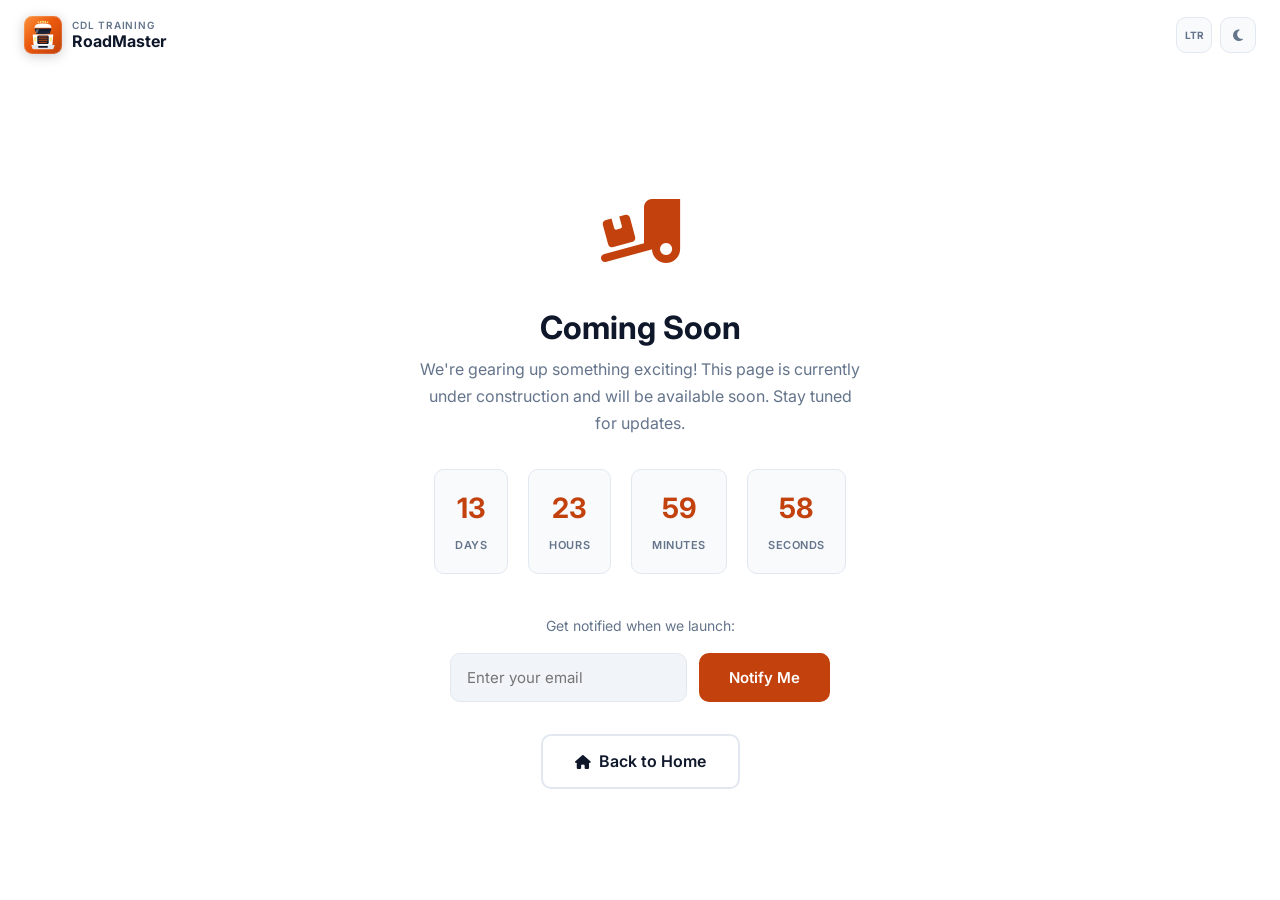
<file: coming-soon.html>
<!DOCTYPE html>
<html lang="en" dir="ltr" id="root-html">
<head>
    <meta charset="UTF-8">
    <meta name="viewport" content="width=device-width, initial-scale=1.0">
    <title>Coming Soon — RoadMaster CDL Training School</title>
    <meta name="description" content="This page is coming soon. Stay tuned for new features and content from RoadMaster CDL Training School.">
    <link rel="icon" href="favicon.svg" type="image/svg+xml">
    <link rel="preconnect" href="https://fonts.googleapis.com">
    <link rel="preconnect" href="https://fonts.gstatic.com" crossorigin>
    <link href="https://fonts.googleapis.com/css2?family=Inter:wght@400;500;600;700;800&display=swap" rel="stylesheet">
    <link rel="stylesheet" href="https://cdnjs.cloudflare.com/ajax/libs/font-awesome/6.5.1/css/all.min.css">
    <link rel="stylesheet" href="style.css">
    <script>(function(){try{if(localStorage.getItem('cdl-dark')==='1'){document.documentElement.classList.add('dark')}if(localStorage.getItem('cdl-rtl')==='1'){document.documentElement.setAttribute('dir','rtl')}}catch(e){}})();</script>
</head>
<body class="fullscreen-page">

<div class="fullscreen-topbar">
    <a href="index.html" class="nav-logo" aria-label="RoadMaster CDL Home">
        <svg width="38" height="38" viewBox="0 0 100 100" fill="none" xmlns="http://www.w3.org/2000/svg">
  <defs>
    <linearGradient id="rmLogoGrad" x1="0%" y1="0%" x2="100%" y2="100%">
      <stop offset="0%" stop-color="#FB923C"/>
      <stop offset="45%" stop-color="#EA580C"/>
      <stop offset="100%" stop-color="#C2410C"/>
    </linearGradient>
    <linearGradient id="rmGlassGrad" x1="0%" y1="0%" x2="0%" y2="100%">
      <stop offset="0%" stop-color="#0F172A"/>
      <stop offset="100%" stop-color="#1E293B"/>
    </linearGradient>
  </defs>
  <!-- Base Squircle Badge -->
  <rect width="100" height="100" rx="22" fill="url(#rmLogoGrad)"/>
  <rect x="1.5" y="1.5" width="97" height="97" rx="20.5" stroke="#FFFFFF" stroke-width="1.5" stroke-opacity="0.3"/>

  <!-- DOT Roof Clearance Lights (Class 8 Signature) -->
  <circle cx="38" cy="16.5" r="2.2" fill="#FEF08A"/>
  <circle cx="44" cy="15.5" r="2.2" fill="#FEF08A"/>
  <circle cx="50" cy="15" r="2.5" fill="#FEF08A"/>
  <circle cx="56" cy="15.5" r="2.2" fill="#FEF08A"/>
  <circle cx="62" cy="16.5" r="2.2" fill="#FEF08A"/>

  <!-- Aerodynamic Cab Roof Fairing -->
  <path d="M31 23 C40 19 60 19 69 23 L73 31 L27 31 Z" fill="#FFFFFF"/>

  <!-- Windshield with Sunvisor Cap -->
  <path d="M28 33 L72 33 L68 47 C58 48 42 48 32 47 Z" fill="url(#rmGlassGrad)"/>
  <!-- Specular Reflection on Windshield -->
  <path d="M33 35 L40 35 L35 45 L30 45 Z" fill="#FFFFFF" fill-opacity="0.35"/>

  <!-- Truck Hood & Cab Body -->
  <path d="M23 49 L77 49 L75 74 C75 76 73 78 71 78 L29 78 C27 78 25 76 25 74 Z" fill="#FFFFFF"/>

  <!-- Heavy Duty Commercial Grille -->
  <rect x="35" y="51" width="30" height="23" rx="3.5" fill="#0F172A"/>
  <path d="M39 55 H61 M39 60 H61 M39 65 H61 M41 70 H59" stroke="#EA580C" stroke-width="2" stroke-linecap="round"/>

  <!-- Dual Safety Projector Headlights -->
  <rect x="26.5" y="55" width="6" height="12" rx="2" fill="#FEF08A"/>
  <rect x="67.5" y="55" width="6" height="12" rx="2" fill="#FEF08A"/>

  <!-- Heavy Duty Bumper -->
  <path d="M19 76 L81 76 L78 84 C78 86 76 87.5 74 87.5 L26 87.5 C24 87.5 22 86 22 84 Z" fill="#E2E8F0"/>
  <rect x="37" y="79" width="26" height="4.5" rx="2" fill="#0F172A"/>
</svg>
        <div class="nav-logo-text">
            <span class="brand-top">CDL Training</span>
            <span class="brand-bottom">RoadMaster</span>
        </div>
    </a>
    <div style="display:flex;gap:0.5rem;align-items:center;">
        <button onclick="toggleDir()" class="auth-toggle-btn" title="Toggle Direction" aria-label="Toggle layout direction">
            <span class="dir-label" style="font-size:0.625rem;font-weight:700;">LTR</span>
        </button>
        <button onclick="toggleTheme()" class="auth-toggle-btn" title="Toggle Theme" aria-label="Toggle dark mode">
            <span class="theme-icon-wrap"><i class="fas fa-moon"></i></span>
        </button>
    </div>
</div>

<div class="fullscreen-content">
    <div style="position:relative;max-width:540px;width:100%;min-width:0;margin:0 auto;">
        <div class="coming-soon-icon">
            <i class="fas fa-truck-ramp-box"></i>
        </div>

        <h1 style="font-size:2rem;font-weight:700;margin-bottom:0.5rem;">Coming Soon</h1>
        <p class="error-desc" style="margin-bottom:2rem;">
            We're gearing up something exciting! This page is currently under construction and will be available soon. Stay tuned for updates.
        </p>

        <div class="countdown-grid">
            <div class="countdown-item">
                <span class="cd-num" id="cd-days">14</span>
                <span class="cd-label">Days</span>
            </div>
            <div class="countdown-item">
                <span class="cd-num" id="cd-hours">08</span>
                <span class="cd-label">Hours</span>
            </div>
            <div class="countdown-item">
                <span class="cd-num" id="cd-mins">42</span>
                <span class="cd-label">Minutes</span>
            </div>
            <div class="countdown-item">
                <span class="cd-num" id="cd-secs">17</span>
                <span class="cd-label">Seconds</span>
            </div>
        </div>

        <div style="max-width:380px;margin:0 auto 2rem;">
            <p style="font-size:0.875rem;color:var(--text-muted);margin-bottom:1rem;text-align:center;">Get notified when we launch:</p>
            <form onsubmit="event.preventDefault(); alert('Thank you! We\'ll notify you when this page is ready.');" style="display:flex;gap:0.75rem;">
                <input type="email" class="form-input" placeholder="Enter your email" required style="flex:1;">
                <button type="submit" class="btn btn-primary">Notify Me</button>
            </form>
        </div>

        <div class="fullscreen-actions">
            <a href="index.html" class="btn btn-secondary btn-lg"><i class="fas fa-home"></i> Back to Home</a>
        </div>
    </div>
</div>

<script src="components.js"></script>
<script>
document.addEventListener('DOMContentLoaded', function() {
    initAuthPage();

    // Countdown timer
    const targetDate = new Date();
    targetDate.setDate(targetDate.getDate() + 14);

    function updateCountdown() {
        const now = new Date();
        const diff = targetDate - now;
        if (diff <= 0) return;

        const days = Math.floor(diff / (1000 * 60 * 60 * 24));
        const hours = Math.floor((diff % (1000 * 60 * 60 * 24)) / (1000 * 60 * 60));
        const mins = Math.floor((diff % (1000 * 60 * 60)) / (1000 * 60));
        const secs = Math.floor((diff % (1000 * 60)) / 1000);

        document.getElementById('cd-days').textContent = String(days).padStart(2, '0');
        document.getElementById('cd-hours').textContent = String(hours).padStart(2, '0');
        document.getElementById('cd-mins').textContent = String(mins).padStart(2, '0');
        document.getElementById('cd-secs').textContent = String(secs).padStart(2, '0');
    }

    updateCountdown();
    setInterval(updateCountdown, 1000);
});
</script>
</body>
</html>
</file>
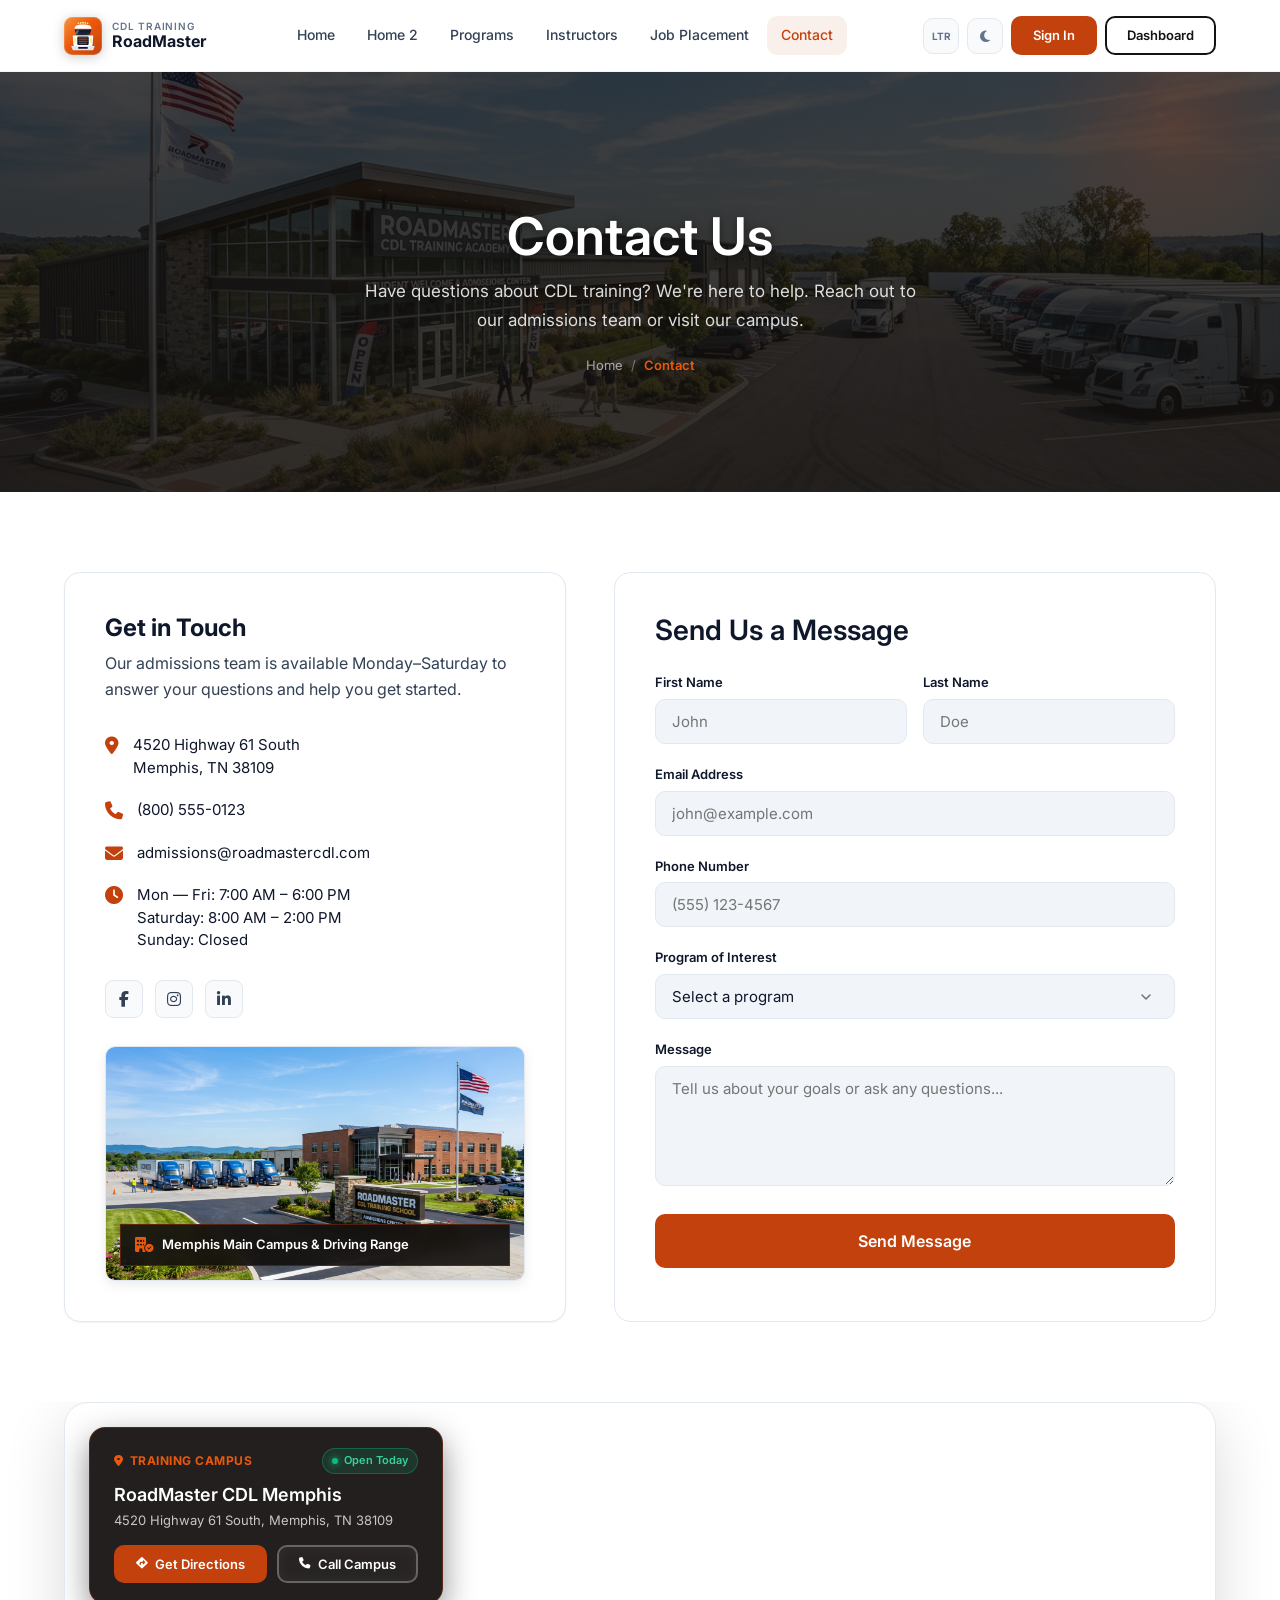
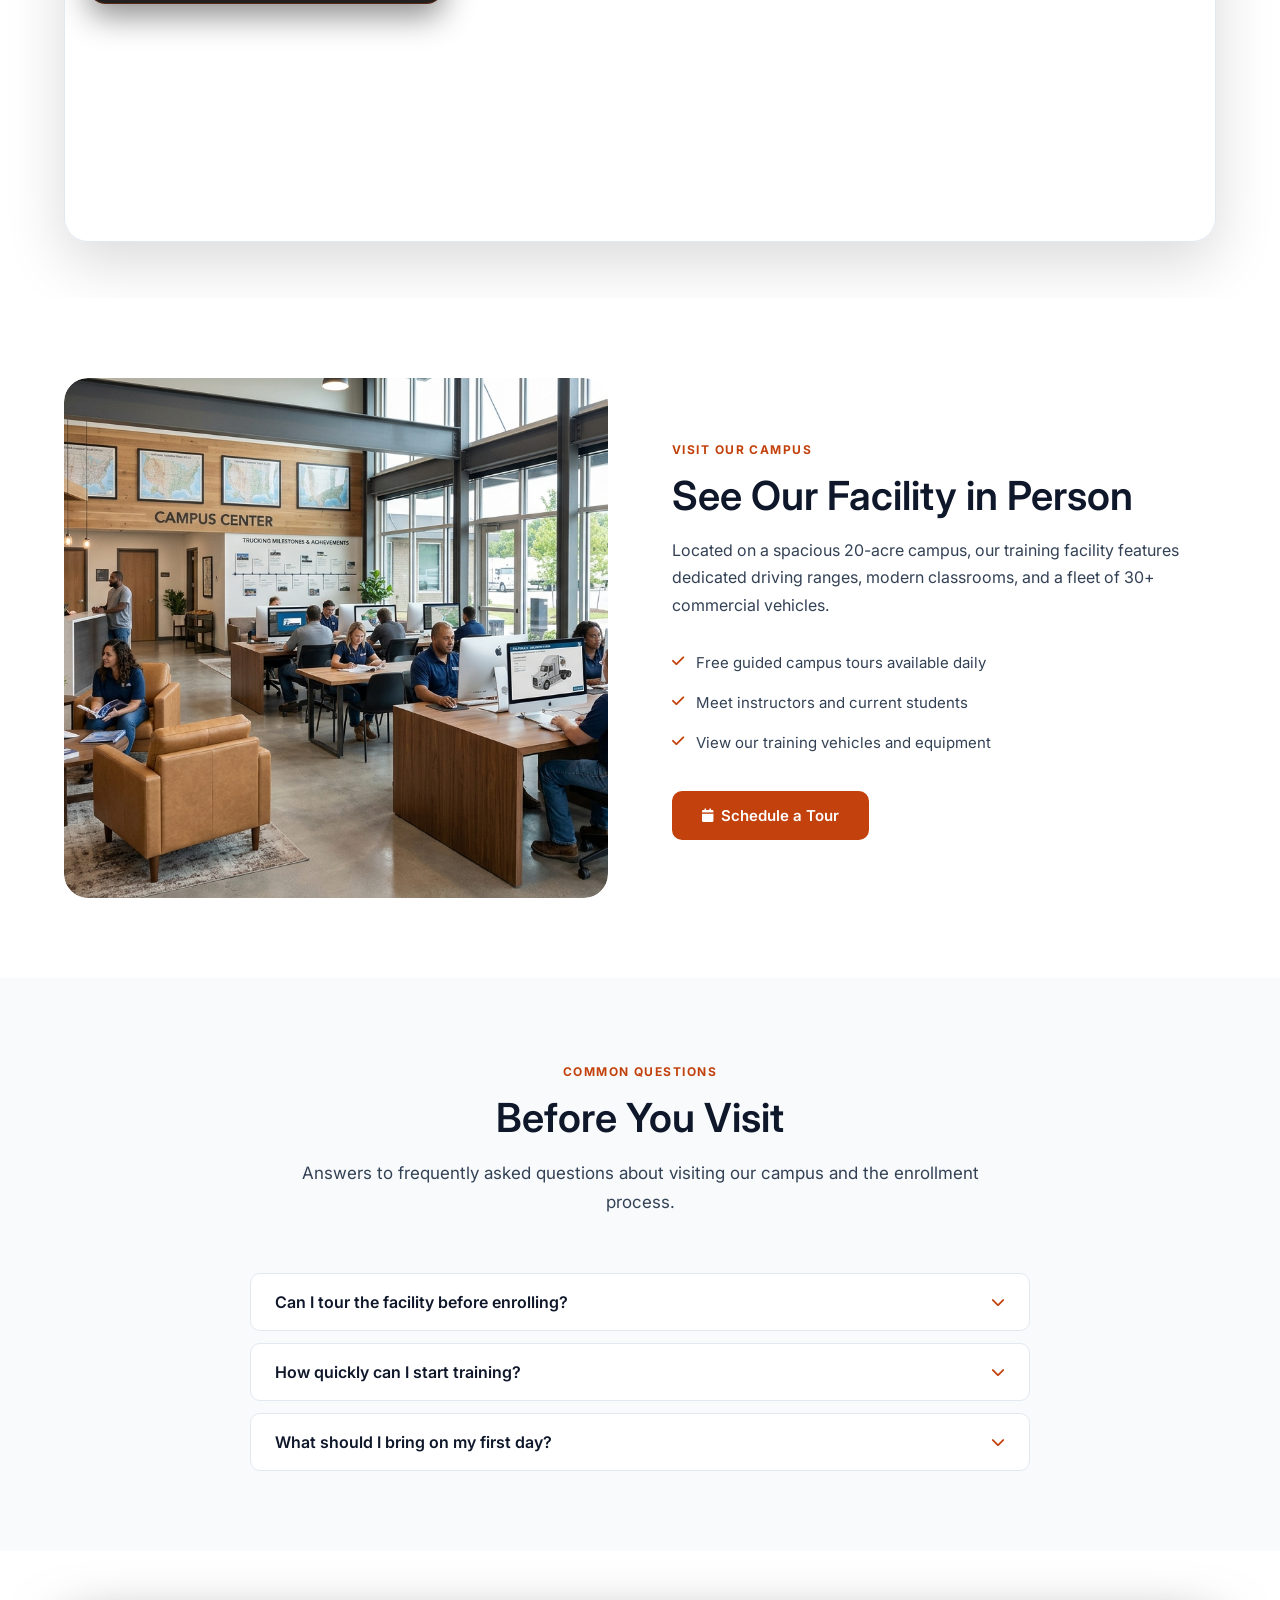
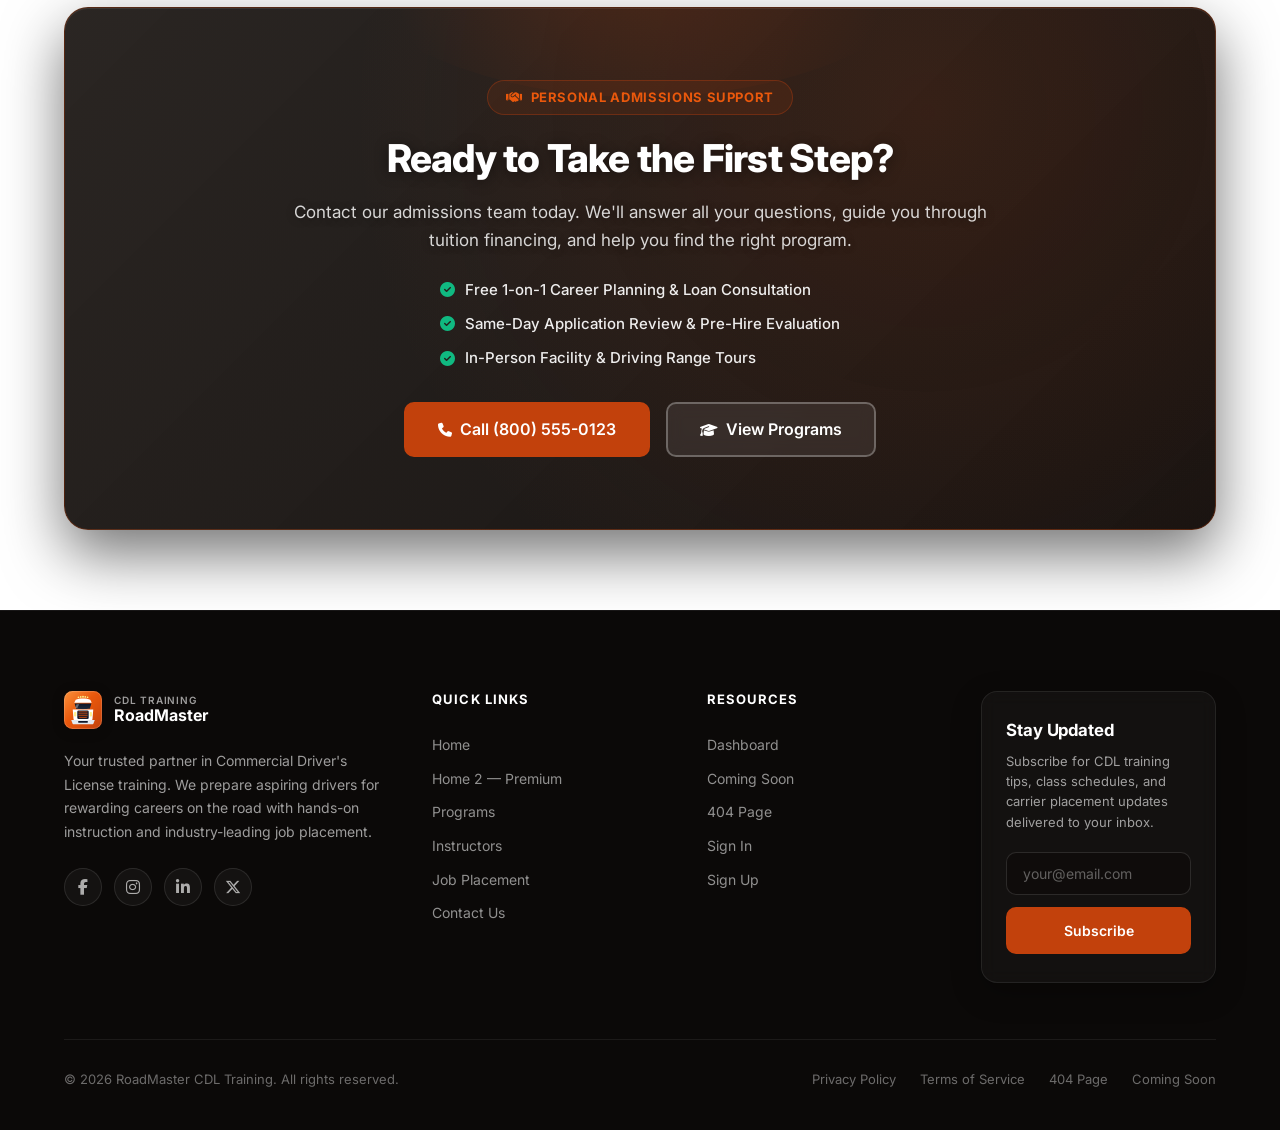
<file: contact.html>
<!DOCTYPE html>
<html lang="en" dir="ltr" id="root-html">
<head>
    <meta charset="UTF-8">
    <meta name="viewport" content="width=device-width, initial-scale=1.0">
    <title>Contact Us — RoadMaster CDL Training School</title>
    <meta name="description" content="Contact RoadMaster CDL Training School for enrollment information, campus tours, and career guidance. We're here to help you start your trucking career.">
    <link rel="icon" href="favicon.svg" type="image/svg+xml">
    <link rel="preconnect" href="https://fonts.googleapis.com">
    <link rel="preconnect" href="https://fonts.gstatic.com" crossorigin>
    <link href="https://fonts.googleapis.com/css2?family=Inter:wght@400;500;600;700;800&display=swap" rel="stylesheet">
    <link rel="stylesheet" href="https://cdnjs.cloudflare.com/ajax/libs/font-awesome/6.5.1/css/all.min.css">
    <link rel="stylesheet" href="style.css">
    <script>(function(){try{if(localStorage.getItem('cdl-dark')==='1'){document.documentElement.classList.add('dark')}if(localStorage.getItem('cdl-rtl')==='1'){document.documentElement.setAttribute('dir','rtl')}}catch(e){}})();</script>
</head>
<body>
<div id="navbar-placeholder"></div>

<!-- SECTION 1: PAGE BANNER -->
<section class="page-banner page-banner-contact">
    <h1>Contact Us</h1>
    <p>Have questions about CDL training? We're here to help. Reach out to our admissions team or visit our campus.</p>
    <div class="breadcrumb"><a href="index.html">Home</a><span>/</span><span class="current">Contact</span></div>
</section>

<!-- SECTION 2: CONTACT FORM + INFO -->
<section class="section">
    <div class="container">
        <div class="contact-grid">
            <div class="contact-info-card fade-up">
                <h3>Get in Touch</h3>
                <p>Our admissions team is available Monday–Saturday to answer your questions and help you get started.</p>
                <ul class="contact-info-list">
                    <li>
                        <i class="fas fa-location-dot"></i>
                        <span>4520 Highway 61 South<br>Memphis, TN 38109</span>
                    </li>
                    <li>
                        <i class="fas fa-phone"></i>
                        <span>(800) 555-0123</span>
                    </li>
                    <li>
                        <i class="fas fa-envelope"></i>
                        <span>admissions@roadmastercdl.com</span>
                    </li>
                    <li>
                        <i class="fas fa-clock"></i>
                        <span>Mon — Fri: 7:00 AM – 6:00 PM<br>Saturday: 8:00 AM – 2:00 PM<br>Sunday: Closed</span>
                    </li>
                </ul>
                <div class="contact-social-row">
                    <a href="#" class="contact-social-btn" aria-label="Facebook"><i class="fab fa-facebook-f"></i></a>
                    <a href="#" class="contact-social-btn" aria-label="Instagram"><i class="fab fa-instagram"></i></a>
                    <a href="#" class="contact-social-btn" aria-label="LinkedIn"><i class="fab fa-linkedin-in"></i></a>
                </div>
                <div class="contact-campus-image">
                    <img src="assets/images/contact-campus-facility.jpg" alt="RoadMaster CDL Training Memphis Campus and Admissions Center" loading="lazy">
                    <div class="contact-campus-badge">
                        <i class="fas fa-building-circle-check"></i>
                        <span>Memphis Main Campus &amp; Driving Range</span>
                    </div>
                </div>
            </div>
            <div class="contact-form-card fade-up">
                <h3>Send Us a Message</h3>
                <form onsubmit="event.preventDefault(); alert('Thank you! Our admissions team will contact you within 24 hours.');">
                    <div class="form-row">
                        <div class="form-group">
                            <label class="form-label" for="contact-first">First Name</label>
                            <input type="text" id="contact-first" class="form-input" placeholder="John" required>
                        </div>
                        <div class="form-group">
                            <label class="form-label" for="contact-last">Last Name</label>
                            <input type="text" id="contact-last" class="form-input" placeholder="Doe" required>
                        </div>
                    </div>
                    <div class="form-group">
                        <label class="form-label" for="contact-email">Email Address</label>
                        <input type="email" id="contact-email" class="form-input" placeholder="john@example.com" required>
                    </div>
                    <div class="form-group">
                        <label class="form-label" for="contact-phone">Phone Number</label>
                        <input type="tel" id="contact-phone" class="form-input" placeholder="(555) 123-4567">
                    </div>
                    <div class="form-group">
                        <label class="form-label" for="contact-program">Program of Interest</label>
                        <select id="contact-program" class="form-input">
                            <option value="">Select a program</option>
                            <option value="class-a">Class A CDL</option>
                            <option value="class-b">Class B CDL</option>
                            <option value="hazmat">HazMat Endorsement</option>
                            <option value="tanker">Tanker Endorsement</option>
                            <option value="passenger">Passenger Endorsement</option>
                            <option value="refresher">Refresher Course</option>
                        </select>
                    </div>
                    <div class="form-group">
                        <label class="form-label" for="contact-message">Message</label>
                        <textarea id="contact-message" class="form-textarea" placeholder="Tell us about your goals or ask any questions..."></textarea>
                    </div>
                    <button type="submit" class="btn btn-primary w-full btn-lg">Send Message</button>
                </form>
            </div>
        </div>
    </div>
</section>

<!-- SECTION 3: MAP -->
<section class="section live-map-section" style="padding-top:0;">
    <div class="container">
        <div class="live-map-wrapper fade-up">
            <iframe
                src="https://maps.google.com/maps?q=4520+Highway+61+S,+Memphis,+TN+38109&amp;t=&amp;z=15&amp;ie=UTF8&amp;iwloc=&amp;output=embed"
                width="100%"
                height="440"
                style="border:0; display:block; width:100%;"
                allowfullscreen=""
                loading="lazy"
                referrerpolicy="no-referrer-when-downgrade"
                title="RoadMaster CDL Training Memphis Campus Location Map">
            </iframe>
            <div class="map-overlay-card">
                <div class="map-overlay-header">
                    <span class="map-overlay-badge"><i class="fas fa-location-dot"></i> Training Campus</span>
                    <span class="map-overlay-status"><span class="map-pulse-dot"></span> Open Today</span>
                </div>
                <h4>RoadMaster CDL Memphis</h4>
                <p class="map-overlay-address">4520 Highway 61 South, Memphis, TN 38109</p>
                <div class="map-overlay-actions">
                    <a href="https://maps.google.com/?q=4520+Highway+61+S,+Memphis,+TN+38109" target="_blank" rel="noopener" class="btn btn-primary btn-sm">
                        <i class="fas fa-diamond-turn-right"></i> Get Directions
                    </a>
                    <a href="tel:8005550123" class="btn btn-secondary btn-sm">
                        <i class="fas fa-phone"></i> Call Campus
                    </a>
                </div>
            </div>
        </div>
    </div>
</section>

<!-- SECTION 4: CAMPUS VISIT — Split -->
<section class="section">
    <div class="container">
        <div class="split-content">
            <div class="split-image slide-left">
                <img src="assets/images/home2-student-campus.jpg" alt="RoadMaster CDL campus student lounge and classroom building">
            </div>
            <div class="split-text slide-right">
                <span class="section-label">Visit Our Campus</span>
                <h2>See Our Facility in Person</h2>
                <p>Located on a spacious 20-acre campus, our training facility features dedicated driving ranges, modern classrooms, and a fleet of 30+ commercial vehicles.</p>
                <ul class="check-list">
                    <li><i class="fas fa-check"></i> Free guided campus tours available daily</li>
                    <li><i class="fas fa-check"></i> Meet instructors and current students</li>
                    <li><i class="fas fa-check"></i> View our training vehicles and equipment</li>
                </ul>
                <a href="tel:8005550123" class="btn btn-primary"><i class="fas fa-calendar"></i> Schedule a Tour</a>
            </div>
        </div>
    </div>
</section>



<!-- SECTION 5: FAQ -->
<section class="section section-alt">
    <div class="container">
        <div class="section-header fade-up">
            <span class="section-label">Common Questions</span>
            <h2>Before You Visit</h2>
            <p>Answers to frequently asked questions about visiting our campus and the enrollment process.</p>
        </div>
        <div class="faq-list">
            <div class="faq-item fade-up">
                <button class="faq-question" onclick="this.parentElement.classList.toggle('open'); const a=this.nextElementSibling; a.style.maxHeight=a.style.maxHeight?null:a.scrollHeight+'px';">
                    Can I tour the facility before enrolling?
                    <i class="fas fa-chevron-down"></i>
                </button>
                <div class="faq-answer"><div class="faq-answer-inner">Absolutely! We encourage all prospective students to tour our campus. We offer free tours Monday through Friday at 10:00 AM and 2:00 PM, or by appointment on Saturdays.</div></div>
            </div>
            <div class="faq-item fade-up">
                <button class="faq-question" onclick="this.parentElement.classList.toggle('open'); const a=this.nextElementSibling; a.style.maxHeight=a.style.maxHeight?null:a.scrollHeight+'px';">
                    How quickly can I start training?
                    <i class="fas fa-chevron-down"></i>
                </button>
                <div class="faq-answer"><div class="faq-answer-inner">New classes start every month. Depending on availability, you could begin training within 1-2 weeks of enrollment. Contact our admissions team to learn about the next available start date.</div></div>
            </div>
            <div class="faq-item fade-up">
                <button class="faq-question" onclick="this.parentElement.classList.toggle('open'); const a=this.nextElementSibling; a.style.maxHeight=a.style.maxHeight?null:a.scrollHeight+'px';">
                    What should I bring on my first day?
                    <i class="fas fa-chevron-down"></i>
                </button>
                <div class="faq-answer"><div class="faq-answer-inner">Bring a valid driver's license, DOT physical card (or we can help schedule your physical), comfortable closed-toe shoes, and a positive attitude. All training materials are provided.</div></div>
            </div>
        </div>
    </div>
</section>

<!-- SECTION 6: CTA -->
<section class="cta-split-section">
    <div class="container">
        <div class="cta-split-card single-column fade-up">
            <div class="cta-split-glow"></div>
            <div class="cta-split-content">
                <span class="cta-split-badge"><i class="fas fa-handshake"></i> Personal Admissions Support</span>
                <h2>Ready to Take the First Step?</h2>
                <p>Contact our admissions team today. We'll answer all your questions, guide you through tuition financing, and help you find the right program.</p>
                <div class="cta-split-perks">
                    <div class="cta-split-perk-item"><i class="fas fa-circle-check"></i> <span>Free 1-on-1 Career Planning & Loan Consultation</span></div>
                    <div class="cta-split-perk-item"><i class="fas fa-circle-check"></i> <span>Same-Day Application Review & Pre-Hire Evaluation</span></div>
                    <div class="cta-split-perk-item"><i class="fas fa-circle-check"></i> <span>In-Person Facility & Driving Range Tours</span></div>
                </div>
                <div class="cta-split-actions">
                    <a href="tel:8005550123" class="btn btn-primary btn-lg"><i class="fas fa-phone"></i> Call (800) 555-0123</a>
                    <a href="programs.html" class="btn btn-secondary btn-lg"><i class="fas fa-graduation-cap"></i> View Programs</a>
                </div>
            </div>
        </div>
    </div>
</section>

<div id="footer-placeholder"></div>
<script src="components.js"></script>
</body>
</html>
</file>
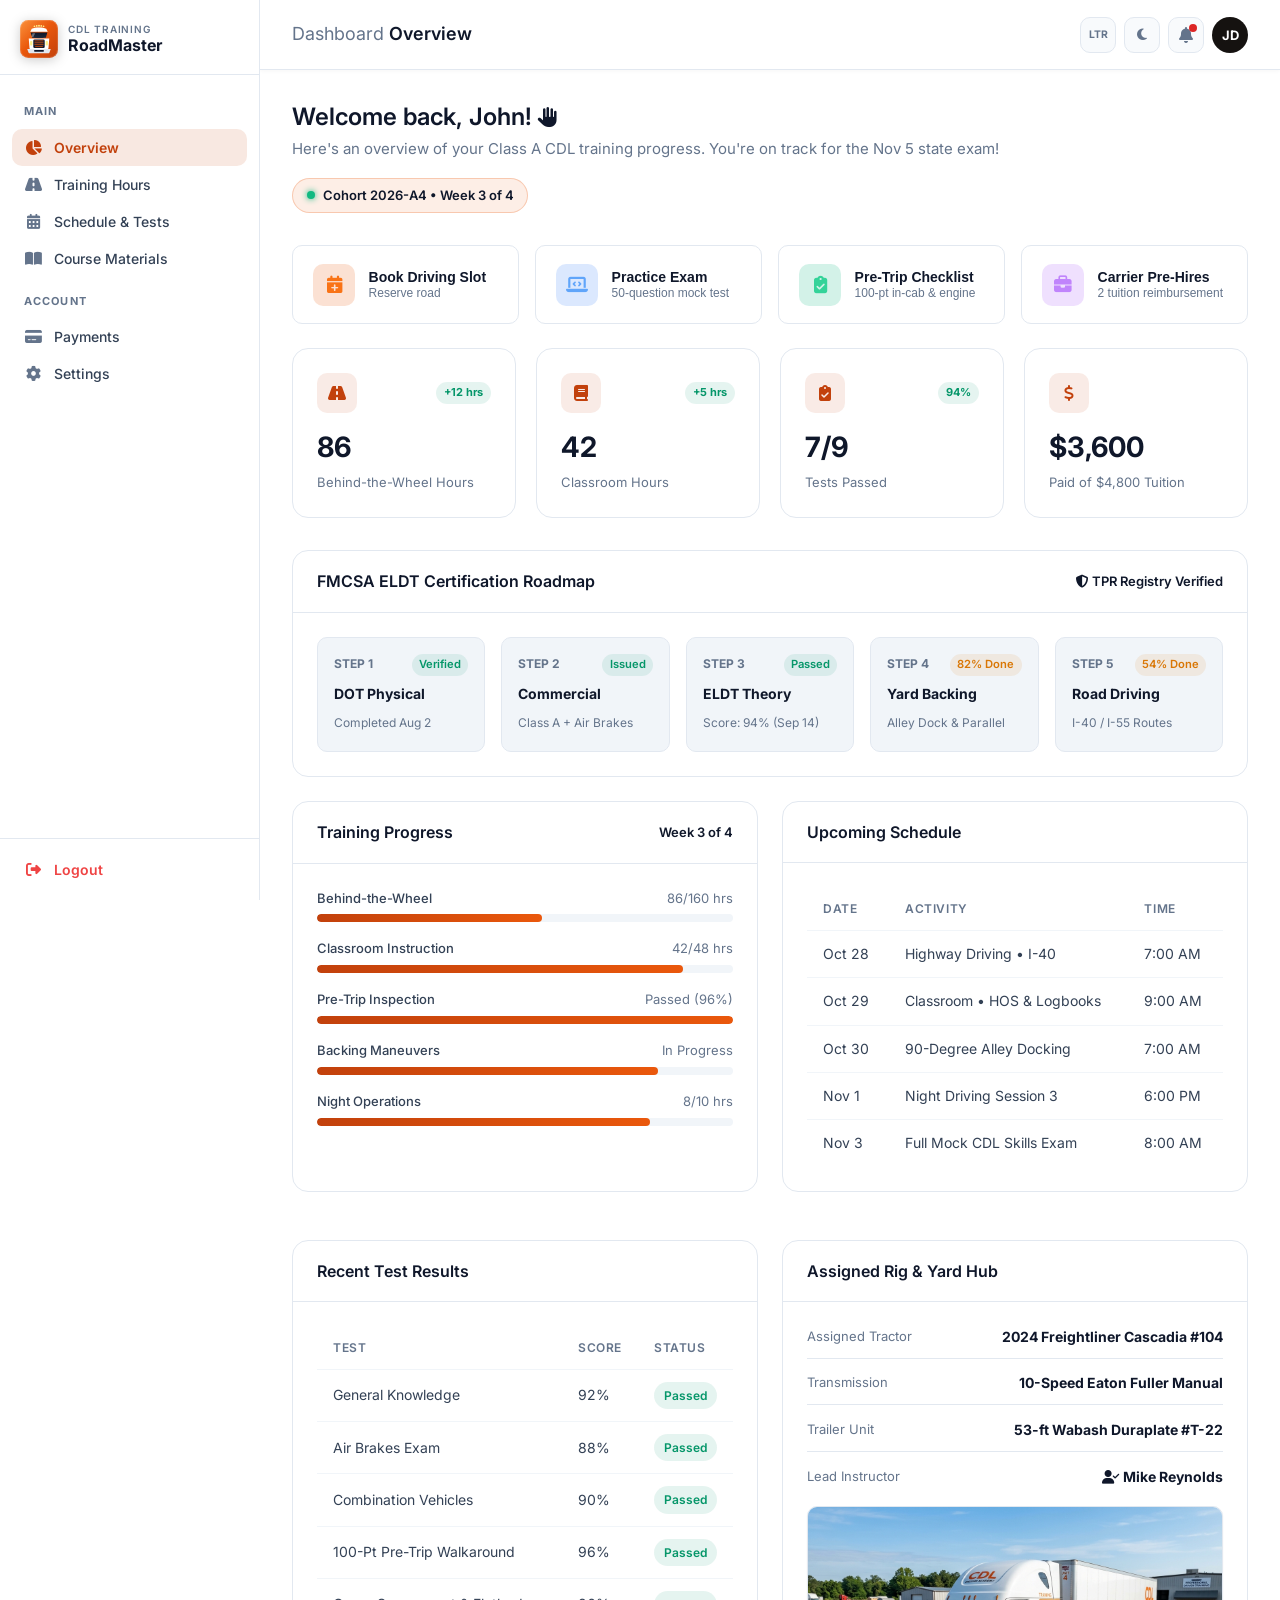
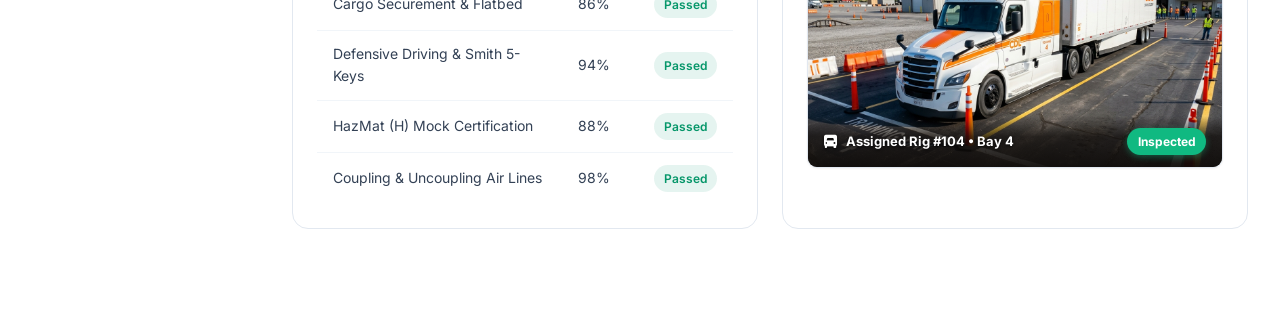
<file: dashboard.html>
<!DOCTYPE html>
<html lang="en" dir="ltr" id="root-html">
<head>
    <meta charset="UTF-8">
    <meta name="viewport" content="width=device-width, initial-scale=1.0">
    <title>Student Dashboard — RoadMaster CDL Training</title>
    <meta name="description" content="RoadMaster CDL Student Dashboard: Track training progress, view schedules, access course materials, and manage your CDL training journey.">
    <link rel="icon" href="favicon.svg" type="image/svg+xml">
    <link rel="preconnect" href="https://fonts.googleapis.com">
    <link rel="preconnect" href="https://fonts.gstatic.com" crossorigin>
    <link href="https://fonts.googleapis.com/css2?family=Inter:wght@400;500;600;700;800&display=swap" rel="stylesheet">
    <link rel="stylesheet" href="https://cdnjs.cloudflare.com/ajax/libs/font-awesome/6.5.1/css/all.min.css">
    <link rel="stylesheet" href="style.css">
    <script>(function(){try{if(localStorage.getItem('cdl-dark')==='1'){document.documentElement.classList.add('dark')}if(localStorage.getItem('cdl-rtl')==='1'){document.documentElement.setAttribute('dir','rtl')}}catch(e){}})();</script>
    <style>.dark input[type="date"] { color-scheme: dark; }</style>
</head>
<body>

<div class="dash-layout">
    <!-- Sidebar Overlay (mobile) -->
    <div class="dash-sidebar-overlay" id="dashSidebarOverlay"></div>

    <!-- Sidebar -->
    <aside class="dash-sidebar" id="dashSidebar">
        <div class="dash-sidebar-header">
            <a href="index.html" class="nav-logo" aria-label="RoadMaster CDL Home">
                <svg width="38" height="38" viewBox="0 0 100 100" fill="none" xmlns="http://www.w3.org/2000/svg">
  <defs>
    <linearGradient id="rmLogoGrad" x1="0%" y1="0%" x2="100%" y2="100%">
      <stop offset="0%" stop-color="#FB923C"/>
      <stop offset="45%" stop-color="#EA580C"/>
      <stop offset="100%" stop-color="#C2410C"/>
    </linearGradient>
    <linearGradient id="rmGlassGrad" x1="0%" y1="0%" x2="0%" y2="100%">
      <stop offset="0%" stop-color="#0F172A"/>
      <stop offset="100%" stop-color="#1E293B"/>
    </linearGradient>
  </defs>
  <!-- Base Squircle Badge -->
  <rect width="100" height="100" rx="22" fill="url(#rmLogoGrad)"/>
  <rect x="1.5" y="1.5" width="97" height="97" rx="20.5" stroke="#FFFFFF" stroke-width="1.5" stroke-opacity="0.3"/>

  <!-- DOT Roof Clearance Lights (Class 8 Signature) -->
  <circle cx="38" cy="16.5" r="2.2" fill="#FEF08A"/>
  <circle cx="44" cy="15.5" r="2.2" fill="#FEF08A"/>
  <circle cx="50" cy="15" r="2.5" fill="#FEF08A"/>
  <circle cx="56" cy="15.5" r="2.2" fill="#FEF08A"/>
  <circle cx="62" cy="16.5" r="2.2" fill="#FEF08A"/>

  <!-- Aerodynamic Cab Roof Fairing -->
  <path d="M31 23 C40 19 60 19 69 23 L73 31 L27 31 Z" fill="#FFFFFF"/>

  <!-- Windshield with Sunvisor Cap -->
  <path d="M28 33 L72 33 L68 47 C58 48 42 48 32 47 Z" fill="url(#rmGlassGrad)"/>
  <!-- Specular Reflection on Windshield -->
  <path d="M33 35 L40 35 L35 45 L30 45 Z" fill="#FFFFFF" fill-opacity="0.35"/>

  <!-- Truck Hood & Cab Body -->
  <path d="M23 49 L77 49 L75 74 C75 76 73 78 71 78 L29 78 C27 78 25 76 25 74 Z" fill="#FFFFFF"/>

  <!-- Heavy Duty Commercial Grille -->
  <rect x="35" y="51" width="30" height="23" rx="3.5" fill="#0F172A"/>
  <path d="M39 55 H61 M39 60 H61 M39 65 H61 M41 70 H59" stroke="#EA580C" stroke-width="2" stroke-linecap="round"/>

  <!-- Dual Safety Projector Headlights -->
  <rect x="26.5" y="55" width="6" height="12" rx="2" fill="#FEF08A"/>
  <rect x="67.5" y="55" width="6" height="12" rx="2" fill="#FEF08A"/>

  <!-- Heavy Duty Bumper -->
  <path d="M19 76 L81 76 L78 84 C78 86 76 87.5 74 87.5 L26 87.5 C24 87.5 22 86 22 84 Z" fill="#E2E8F0"/>
  <rect x="37" y="79" width="26" height="4.5" rx="2" fill="#0F172A"/>
</svg>
                <div class="nav-logo-text">
                    <span class="brand-top">CDL Training</span>
                    <span class="brand-bottom">RoadMaster</span>
                </div>
            </a>
        </div>

        <nav class="dash-sidebar-nav">
            <div class="dash-nav-label">Main</div>
            <button class="dash-nav-item active" data-tab="overview"><i class="fas fa-chart-pie"></i> Overview</button>
            <button class="dash-nav-item" data-tab="training"><i class="fas fa-road"></i> Training Hours</button>
            <button class="dash-nav-item" data-tab="schedule"><i class="fas fa-calendar-days"></i> Schedule & Tests</button>
            <button class="dash-nav-item" data-tab="materials"><i class="fas fa-book-open"></i> Course Materials</button>

            <div class="dash-nav-label">Account</div>
            <button class="dash-nav-item" data-tab="payments"><i class="fas fa-credit-card"></i> Payments</button>
            <button class="dash-nav-item" data-tab="settings"><i class="fas fa-gear"></i> Settings</button>
        </nav>

        <div class="dash-sidebar-footer">
            <button type="button" class="dash-nav-item dash-logout-btn" onclick="openLogoutModal()" aria-haspopup="dialog" aria-controls="logoutModal"><i class="fas fa-right-from-bracket"></i> Logout</button>
        </div>
    </aside>

    <!-- Main Content -->
    <div class="dash-main">
        <!-- Header -->
        <header class="dash-header">
            <div class="dash-header-left">
                <button class="dash-mobile-toggle" id="dashMobileToggle" aria-label="Toggle sidebar">
                    <i class="fas fa-bars"></i>
                </button>
                <h1 class="dash-header-title" id="dashHeaderTitle"><span class="dash-title-prefix">Dashboard </span>Overview</h1>
            </div>
            <div class="dash-header-right">
                <button class="nav-icon-btn" id="rtlToggleNav" onclick="toggleDir()" aria-label="Toggle RTL" title="Toggle RTL">
                    <span class="dir-indicator" style="font-size:0.65rem;font-weight:700;">LTR</span>
                </button>
                <button class="nav-icon-btn" id="darkToggleNav" onclick="toggleTheme()" aria-label="Toggle dark mode" title="Toggle dark mode">
                    <i class="fas fa-moon"></i>
                </button>
                <div style="position:relative;">
                    <button class="dash-notif-btn" id="notifBtn" aria-label="Notifications">
                        <i class="fas fa-bell"></i>
                        <span class="dash-notif-dot"></span>
                    </button>
                    <div class="dash-notif-dropdown" id="notifDropdown">
                        <div class="dash-notif-header">
                            <h4>Notifications</h4>
                            <button style="background:none;border:none;color:var(--text-muted);cursor:pointer;font-size:0.75rem;" onclick="document.getElementById('notifDropdown').classList.remove('open')">Clear all</button>
                        </div>
                        <div class="dash-notif-list">
                            <div class="dash-notif-item">
                                <h5>Schedule Updated</h5>
                                <p>Your behind-the-wheel session has been moved to Tuesday 9:00 AM.</p>
                                <div class="dash-notif-time">15 minutes ago</div>
                            </div>
                            <div class="dash-notif-item">
                                <h5>Test Results Available</h5>
                                <p>Your pre-trip inspection quiz results are now available. Score: 94%</p>
                                <div class="dash-notif-time">2 hours ago</div>
                            </div>
                            <div class="dash-notif-item">
                                <h5>Payment Confirmed</h5>
                                <p>Your installment payment of $1,200 has been processed successfully.</p>
                                <div class="dash-notif-time">Yesterday</div>
                            </div>
                        </div>
                    </div>
                </div>
                <button class="dash-profile-btn" title="John Doe">JD</button>
            </div>
        </header>

        <!-- Dashboard Content -->
        <div class="dash-content">

            <!-- TAB: OVERVIEW -->
            <div class="dash-tab active" id="tab-overview">
                <div class="dash-welcome">
                    <div style="display:flex;justify-content:space-between;align-items:flex-start;flex-wrap:wrap;gap:1rem;">
                        <div>
                            <h2>Welcome back, John! <i class="fas fa-hand" style="font-size:1.25rem;"></i></h2>
                            <p>Here's an overview of your Class A CDL training progress. You're on track for the Nov 5 state exam!</p>
                        </div>
                        <div style="display:inline-flex;align-items:center;gap:0.5rem;background:rgba(234,88,12,0.1);border:1px solid rgba(234,88,12,0.25);padding:0.4rem 0.85rem;border-radius:var(--radius-full);font-size:0.8125rem;font-weight:600;">
                            <span style="width:8px;height:8px;border-radius:50%;background:#10b981;box-shadow:0 0 6px #10b981;"></span>
                            Cohort 2026-A4 &bull; Week 3 of 4
                        </div>
                    </div>
                </div>

                <!-- Quick Action Shortcuts -->
                <div class="dash-quick-shortcuts">
                    <button onclick="document.querySelector('[data-tab=\'schedule\']').click();" class="dash-panel" style="margin-bottom:0;text-align:left;padding:1.1rem 1.25rem;display:flex;align-items:center;gap:0.85rem;cursor:pointer;background:var(--bg-card);border:1px solid var(--border);border-radius:var(--radius);transition:var(--transition);" onmouseover="this.style.borderColor='var(--secondary)';this.style.transform='translateY(-2px)';" onmouseout="this.style.borderColor='var(--border)';this.style.transform='none';">
                        <div style="width:42px;height:42px;border-radius:10px;background:rgba(234,88,12,0.18);color:#f97316;display:flex;align-items:center;justify-content:center;font-size:1.1rem;flex-shrink:0;">
                            <i class="fas fa-calendar-plus"></i>
                        </div>
                        <div>
                            <strong style="display:block;font-size:0.875rem;color:var(--text);">Book Driving Slot</strong>
                            <span style="font-size:0.75rem;color:var(--text-muted);">Reserve road</span>
                        </div>
                    </button>
                    <button onclick="document.querySelector('[data-tab=\'materials\']').click();" class="dash-panel" style="margin-bottom:0;text-align:left;padding:1.1rem 1.25rem;display:flex;align-items:center;gap:0.85rem;cursor:pointer;background:var(--bg-card);border:1px solid var(--border);border-radius:var(--radius);transition:var(--transition);" onmouseover="this.style.borderColor='var(--secondary)';this.style.transform='translateY(-2px)';" onmouseout="this.style.borderColor='var(--border)';this.style.transform='none';">
                        <div style="width:42px;height:42px;border-radius:10px;background:rgba(59,130,246,0.18);color:#60a5fa;display:flex;align-items:center;justify-content:center;font-size:1.1rem;flex-shrink:0;">
                            <i class="fas fa-laptop-code"></i>
                        </div>
                        <div>
                            <strong style="display:block;font-size:0.875rem;color:var(--text);">Practice Exam</strong>
                            <span style="font-size:0.75rem;color:var(--text-muted);">50-question mock test</span>
                        </div>
                    </button>
                    <button onclick="document.querySelector('[data-tab=\'training\']').click();" class="dash-panel" style="margin-bottom:0;text-align:left;padding:1.1rem 1.25rem;display:flex;align-items:center;gap:0.85rem;cursor:pointer;background:var(--bg-card);border:1px solid var(--border);border-radius:var(--radius);transition:var(--transition);" onmouseover="this.style.borderColor='var(--secondary)';this.style.transform='translateY(-2px)';" onmouseout="this.style.borderColor='var(--border)';this.style.transform='none';">
                        <div style="width:42px;height:42px;border-radius:10px;background:rgba(16,185,129,0.18);color:#34d399;display:flex;align-items:center;justify-content:center;font-size:1.1rem;flex-shrink:0;">
                            <i class="fas fa-clipboard-check"></i>
                        </div>
                        <div>
                            <strong style="display:block;font-size:0.875rem;color:var(--text);">Pre-Trip Checklist</strong>
                            <span style="font-size:0.75rem;color:var(--text-muted);">100-pt in-cab & engine</span>
                        </div>
                    </button>
                    <button onclick="document.querySelector('[data-tab=\'payments\']').click();" class="dash-panel" style="margin-bottom:0;text-align:left;padding:1.1rem 1.25rem;display:flex;align-items:center;gap:0.85rem;cursor:pointer;background:var(--bg-card);border:1px solid var(--border);border-radius:var(--radius);transition:var(--transition);" onmouseover="this.style.borderColor='var(--secondary)';this.style.transform='translateY(-2px)';" onmouseout="this.style.borderColor='var(--border)';this.style.transform='none';">
                        <div style="width:42px;height:42px;border-radius:10px;background:rgba(168,85,247,0.18);color:#c084fc;display:flex;align-items:center;justify-content:center;font-size:1.1rem;flex-shrink:0;">
                            <i class="fas fa-briefcase"></i>
                        </div>
                        <div>
                            <strong style="display:block;font-size:0.875rem;color:var(--text);">Carrier Pre-Hires</strong>
                            <span style="font-size:0.75rem;color:var(--text-muted);">2 tuition reimbursement</span>
                        </div>
                    </button>
                </div>

                <div class="dash-metrics">
                    <div class="dash-metric-card">
                        <div class="dash-metric-top">
                            <div class="dash-metric-icon"><i class="fas fa-road"></i></div>
                            <span class="dash-metric-badge up">+12 hrs</span>
                        </div>
                        <div class="dash-metric-value">86</div>
                        <div class="dash-metric-label">Behind-the-Wheel Hours</div>
                    </div>
                    <div class="dash-metric-card">
                        <div class="dash-metric-top">
                            <div class="dash-metric-icon"><i class="fas fa-book"></i></div>
                            <span class="dash-metric-badge up">+5 hrs</span>
                        </div>
                        <div class="dash-metric-value">42</div>
                        <div class="dash-metric-label">Classroom Hours</div>
                    </div>
                    <div class="dash-metric-card">
                        <div class="dash-metric-top">
                            <div class="dash-metric-icon"><i class="fas fa-clipboard-check"></i></div>
                            <span class="dash-metric-badge up">94%</span>
                        </div>
                        <div class="dash-metric-value">7/9</div>
                        <div class="dash-metric-label">Tests Passed</div>
                    </div>
                    <div class="dash-metric-card">
                        <div class="dash-metric-top">
                            <div class="dash-metric-icon"><i class="fas fa-dollar-sign"></i></div>
                        </div>
                        <div class="dash-metric-value">$3,600</div>
                        <div class="dash-metric-label">Paid of $4,800 Tuition</div>
                    </div>
                </div>

                <!-- FMCSA ELDT Graduation Milestone Roadmap -->
                <div class="dash-panel">
                    <div class="dash-panel-header">
                        <h3>FMCSA ELDT Certification Roadmap</h3>
                        <span style="font-size:0.8125rem;font-weight:600;"><i class="fas fa-shield-halved"></i> TPR Registry Verified</span>
                    </div>
                    <div class="dash-panel-body">
                        <div class="eldt-roadmap-grid">
                            <div style="background:var(--bg-input);padding:1rem;border-radius:var(--radius);border:1px solid var(--border);">
                                <div style="display:flex;justify-content:space-between;margin-bottom:0.4rem;">
                                    <span style="font-size:0.75rem;font-weight:700;color:var(--text-muted);">STEP 1</span>
                                    <span class="dash-status active" style="font-size:0.7rem;padding:0.15rem 0.45rem;">Verified</span>
                                </div>
                                <strong style="display:block;font-size:0.875rem;margin-bottom:0.25rem;">DOT Physical </strong>
                                <span style="font-size:0.75rem;color:var(--text-muted);">Completed Aug 2</span>
                            </div>
                            <div style="background:var(--bg-input);padding:1rem;border-radius:var(--radius);border:1px solid var(--border);">
                                <div style="display:flex;justify-content:space-between;margin-bottom:0.4rem;">
                                    <span style="font-size:0.75rem;font-weight:700;color:var(--text-muted);">STEP 2</span>
                                    <span class="dash-status active" style="font-size:0.7rem;padding:0.15rem 0.45rem;">Issued</span>
                                </div>
                                <strong style="display:block;font-size:0.875rem;margin-bottom:0.25rem;">Commercial</strong>
                                <span style="font-size:0.75rem;color:var(--text-muted);">Class A + Air Brakes</span>
                            </div>
                            <div style="background:var(--bg-input);padding:1rem;border-radius:var(--radius);border:1px solid var(--border);">
                                <div style="display:flex;justify-content:space-between;margin-bottom:0.4rem;">
                                    <span style="font-size:0.75rem;font-weight:700;color:var(--text-muted);">STEP 3</span>
                                    <span class="dash-status active" style="font-size:0.7rem;padding:0.15rem 0.45rem;">Passed</span>
                                </div>
                                <strong style="display:block;font-size:0.875rem;margin-bottom:0.25rem;">ELDT Theory</strong>
                                <span style="font-size:0.75rem;color:var(--text-muted);">Score: 94% (Sep 14)</span>
                            </div>
                            <div style="background:var(--bg-input);padding:1rem;border-radius:var(--radius);border:1px solid var(--border);">
                                <div style="display:flex;justify-content:space-between;margin-bottom:0.4rem;">
                                    <span style="font-size:0.75rem;font-weight:700;color:var(--text-muted);">STEP 4</span>
                                    <span class="dash-status pending" style="font-size:0.7rem;padding:0.15rem 0.45rem;">82% Done</span>
                                </div>
                                <strong style="display:block;font-size:0.875rem;margin-bottom:0.25rem;">Yard Backing</strong>
                                <span style="font-size:0.75rem;color:var(--text-muted);">Alley Dock & Parallel</span>
                            </div>
                            <div style="background:var(--bg-input);padding:1rem;border-radius:var(--radius);border:1px solid var(--border);">
                                <div style="display:flex;justify-content:space-between;margin-bottom:0.4rem;">
                                    <span style="font-size:0.75rem;font-weight:700;color:var(--text-muted);">STEP 5</span>
                                    <span class="dash-status pending" style="font-size:0.7rem;padding:0.15rem 0.45rem;">54% Done</span>
                                </div>
                                <strong style="display:block;font-size:0.875rem;margin-bottom:0.25rem;">Road Driving</strong>
                                <span style="font-size:0.75rem;color:var(--text-muted);">I-40 / I-55 Routes</span>
                            </div>
                            
                        </div>
                    </div>
                </div>

                <div class="dash-grid-2">
                    <div class="dash-panel">
                        <div class="dash-panel-header">
                            <h3>Training Progress</h3>
                            <span style="font-size:0.8125rem;font-weight:600;">Week 3 of 4</span>
                        </div>
                        <div class="dash-panel-body">
                            <div class="progress-bar-container">
                                <div class="progress-label"><span>Behind-the-Wheel</span><span>86/160 hrs</span></div>
                                <div class="progress-track"><div class="progress-fill" style="width:54%;"></div></div>
                            </div>
                            <div class="progress-bar-container">
                                <div class="progress-label"><span>Classroom Instruction</span><span>42/48 hrs</span></div>
                                <div class="progress-track"><div class="progress-fill" style="width:88%;"></div></div>
                            </div>
                            <div class="progress-bar-container">
                                <div class="progress-label"><span>Pre-Trip Inspection</span><span>Passed (96%)</span></div>
                                <div class="progress-track"><div class="progress-fill" style="width:100%;"></div></div>
                            </div>
                            <div class="progress-bar-container">
                                <div class="progress-label"><span>Backing Maneuvers</span><span>In Progress</span></div>
                                <div class="progress-track"><div class="progress-fill" style="width:82%;"></div></div>
                            </div>
                            <div class="progress-bar-container">
                                <div class="progress-label"><span>Night Operations</span><span>8/10 hrs</span></div>
                                <div class="progress-track"><div class="progress-fill" style="width:80%;"></div></div>
                            </div>
                        </div>
                    </div>

                    <div class="dash-panel">
                        <div class="dash-panel-header">
                            <h3>Upcoming Schedule</h3>
                        </div>
                        <div class="dash-panel-body">
                            <div class="dash-table-wrap">
<table class="dash-table dash-table-cards">
                                <thead><tr><th>Date</th><th>Activity</th><th>Time</th></tr></thead>
                                <tbody>
                                    <tr><td data-label="Date">Oct 28</td><td data-label="Activity">Highway Driving &bull; I-40</td><td data-label="Time">7:00 AM</td></tr>
                                    <tr><td data-label="Date">Oct 29</td><td data-label="Activity">Classroom &bull; HOS & Logbooks</td><td data-label="Time">9:00 AM</td></tr>
                                    <tr><td data-label="Date">Oct 30</td><td data-label="Activity">90-Degree Alley Docking</td><td data-label="Time">7:00 AM</td></tr>
                                    <tr><td data-label="Date">Nov 1</td><td data-label="Activity">Night Driving Session 3</td><td data-label="Time">6:00 PM</td></tr>
                                    <tr><td data-label="Date">Nov 3</td><td data-label="Activity">Full Mock CDL Skills Exam</td><td data-label="Time">8:00 AM</td></tr>
                                </tbody>
                            </table>
</div>
                        </div>
                    </div>
                </div>

                <div class="dash-grid-2">
                    <div class="dash-panel">
                        <div class="dash-panel-header">
                            <h3>Recent Test Results</h3>
                        </div>
                        <div class="dash-panel-body">
                            <div class="dash-table-wrap">
<table class="dash-table dash-table-cards">
                                <thead><tr><th>Test</th><th>Score</th><th>Status</th></tr></thead>
                                <tbody>
                                    <tr><td data-label="Test">General Knowledge</td><td data-label="Score">92%</td><td data-label="Status"><span class="dash-status active">Passed</span></td></tr>
                                    <tr><td data-label="Test">Air Brakes Exam</td><td data-label="Score">88%</td><td data-label="Status"><span class="dash-status active">Passed</span></td></tr>
                                    <tr><td data-label="Test">Combination Vehicles</td><td data-label="Score">90%</td><td data-label="Status"><span class="dash-status active">Passed</span></td></tr>
                                    <tr><td data-label="Test">100-Pt Pre-Trip Walkaround</td><td data-label="Score">96%</td><td data-label="Status"><span class="dash-status active">Passed</span></td></tr>
                                    <tr><td data-label="Test">Cargo Securement & Flatbed</td><td data-label="Score">86%</td><td data-label="Status"><span class="dash-status active">Passed</span></td></tr>
                                    <tr><td data-label="Test">Defensive Driving & Smith 5-Keys</td><td data-label="Score">94%</td><td data-label="Status"><span class="dash-status active">Passed</span></td></tr>
                                    <tr><td data-label="Test">HazMat (H) Mock Certification</td><td data-label="Score">88%</td><td data-label="Status"><span class="dash-status active">Passed</span></td></tr>
                                    <tr><td data-label="Test">Coupling & Uncoupling Air Lines</td><td data-label="Score">98%</td><td data-label="Status"><span class="dash-status active">Passed</span></td></tr>
                                </tbody>
                            </table>
</div>
                        </div>
                    </div>

                    <div class="dash-panel">
                        <div class="dash-panel-header">
                            <h3>Assigned Rig & Yard Hub</h3>
                        </div>
                        <div class="dash-panel-body">
                            <div style="display:flex;flex-direction:column;gap:0.85rem;">
                                <div style="display:flex;justify-content:space-between;border-bottom:1px solid var(--border);padding-bottom:0.6rem;">
                                    <span style="font-size:0.8125rem;color:var(--text-muted);">Assigned Tractor</span>
                                    <strong style="font-size:0.875rem;color:var(--text);">2024 Freightliner Cascadia #104</strong>
                                </div>
                                <div style="display:flex;justify-content:space-between;border-bottom:1px solid var(--border);padding-bottom:0.6rem;">
                                    <span style="font-size:0.8125rem;color:var(--text-muted);">Transmission</span>
                                    <strong style="font-size:0.875rem;color:var(--text);">10-Speed Eaton Fuller Manual</strong>
                                </div>
                                <div style="display:flex;justify-content:space-between;border-bottom:1px solid var(--border);padding-bottom:0.6rem;">
                                    <span style="font-size:0.8125rem;color:var(--text-muted);">Trailer Unit</span>
                                    <strong style="font-size:0.875rem;color:var(--text);">53-ft Wabash Duraplate #T-22</strong>
                                </div>
                                <div style="display:flex;justify-content:space-between;">
                                    <span style="font-size:0.8125rem;color:var(--text-muted);">Lead Instructor</span>
                                    <strong style="font-size:0.875rem;"><i class="fas fa-user-check"></i> Mike Reynolds</strong>
                                </div>
                            </div>
                            <div style="margin-top:1.15rem;position:relative;border-radius:var(--radius);overflow:hidden;border:1px solid var(--border);box-shadow:var(--shadow-sm);">
                                <img src="assets/images/dashboard-assigned-rig-104.jpg" alt="2024 Freightliner Cascadia Rig 104 in Training Bay 4" style="width:100%;height:260px;object-fit:cover;object-position:center;display:block;">
                                <div style="position:absolute;bottom:0;left:0;right:0;background:linear-gradient(to top, rgba(15, 12, 10, 0.95) 0%, rgba(15, 12, 10, 0.75) 60%, transparent 100%);padding:0.75rem 1rem;display:flex;justify-content:space-between;align-items:center;">
                                    <span style="color:#FFFFFF;font-size:0.8125rem;font-weight:700;text-shadow:0 1px 3px rgba(0,0,0,0.8);"><i class="fas fa-truck-front" style="margin-right:0.4rem;"></i> Assigned Rig #104 &bull; Bay 4</span>
                                    <span class="dash-status active" style="font-size:0.75rem;font-weight:700;background:#10b981;border:none;color:#FFFFFF;box-shadow:0 2px 6px rgba(16,185,129,0.4);padding:0.25rem 0.65rem;">Inspected</span>
                                </div>
                            </div>
                        </div>
                    </div>
                </div>
            </div>

            <!-- TAB: TRAINING HOURS -->
            <div class="dash-tab" id="tab-training">
                <div class="dash-welcome">
                    <h2>Behind-the-Wheel & Range Hours</h2>
                    <p>Track your federally mandated FMCSA ELDT driving categories, skill evaluations, and daily tractor-trailer logs.</p>
                </div>

                <div class="dash-metrics">
                    <div class="dash-metric-card">
                        <div class="dash-metric-top"><div class="dash-metric-icon"><i class="fas fa-route"></i></div></div>
                        <div class="dash-metric-value">86</div>
                        <div class="dash-metric-label">Total Hours Logged</div>
                    </div>
                    <div class="dash-metric-card">
                        <div class="dash-metric-top"><div class="dash-metric-icon"><i class="fas fa-bullseye"></i></div></div>
                        <div class="dash-metric-value">74</div>
                        <div class="dash-metric-label">Hours Remaining</div>
                    </div>
                    <div class="dash-metric-card">
                        <div class="dash-metric-top"><div class="dash-metric-icon"><i class="fas fa-gauge-high"></i></div></div>
                        <div class="dash-metric-value">54%</div>
                        <div class="dash-metric-label">Progress Complete</div>
                    </div>
                    <div class="dash-metric-card">
                        <div class="dash-metric-top"><div class="dash-metric-icon"><i class="fas fa-moon"></i></div></div>
                        <div class="dash-metric-value">8</div>
                        <div class="dash-metric-label">Night Driving Hours</div>
                    </div>
                </div>

                <!-- FMCSA ELDT Category Breakdown -->
                <div class="dash-panel">
                    <div class="dash-panel-header">
                        <h3>FMCSA ELDT Curriculum Category Hours Breakdown</h3>
                        <span style="font-size:0.8125rem;color:var(--text-muted);font-weight:600;">132.0 / 182 Total Hours (72%)</span>
                    </div>
                    <div class="dash-panel-body">
                        <div class="endorsement-hub-grid">
                            <div>
                                <div class="progress-bar-container">
                                    <div class="progress-label"><span>Behind-the-Wheel (Public Roads & Highway)</span><span>44.0 / 70 hrs (63%)</span></div>
                                    <div class="progress-track"><div class="progress-fill" style="width:63%;"></div></div>
                                </div>
                                <div class="progress-bar-container">
                                    <div class="progress-label"><span>Range & Yard Backing Maneuvers</span><span>34.0 / 50 hrs (68%)</span></div>
                                    <div class="progress-track"><div class="progress-fill" style="width:68%;"></div></div>
                                </div>
                            </div>
                            <div>
                                <div class="progress-bar-container">
                                    <div class="progress-label"><span>Classroom Instruction & ELDT Theory</span><span>42.0 / 48 hrs (88%)</span></div>
                                    <div class="progress-track"><div class="progress-fill" style="width:88%;"></div></div>
                                </div>
                                <div class="progress-bar-container">
                                    <div class="progress-label"><span>Night & Twilight Driving Operations</span><span>8.0 / 10 hrs (80%)</span></div>
                                    <div class="progress-track"><div class="progress-fill" style="width:80%;"></div></div>
                                </div>
                            </div>
                        </div>
                    </div>
                </div>

                <!-- Competency Evaluation Matrix & Instructor Feedback -->
                <div class="dash-grid-2">
                    <div class="dash-panel">
                        <div class="dash-panel-header">
                            <h3>Driving Competency Evaluation Matrix</h3>
                        </div>
                        <div class="dash-panel-body" style="overflow-x:auto;">
                            <div class="dash-table-wrap">
<table class="dash-table dash-table-cards">
                                <thead><tr><th>Maneuver / Skill</th><th>Score</th><th>Status</th></tr></thead>
                                <tbody>
                                    <tr><td data-label="Maneuver / Skill">100-Pt Pre-Trip & Air Brake Test</td><td data-label="Score">96 / 100</td><td data-label="Status"><span class="dash-status active">Certified</span></td></tr>
                                    <tr><td data-label="Maneuver / Skill">Straight-Line Backing (100 ft)</td><td data-label="Score">100 / 100</td><td data-label="Status"><span class="dash-status active">Certified</span></td></tr>
                                    <tr><td data-label="Maneuver / Skill">Offset Backing (Left & Right)</td><td data-label="Score">94 / 100</td><td data-label="Status"><span class="dash-status active">Certified</span></td></tr>
                                    <tr><td data-label="Maneuver / Skill">90-Degree Alley Docking</td><td data-label="Score">88 / 100</td><td data-label="Status"><span class="dash-status active">Proficient</span></td></tr>
                                    <tr><td data-label="Maneuver / Skill">Conventional Parallel Parking</td><td data-label="Score">82 / 100</td><td data-label="Status"><span class="dash-status pending">In Practice</span></td></tr>
                                    <tr><td data-label="Maneuver / Skill">5th-Wheel Coupling & Air Lines</td><td data-label="Score">98 / 100</td><td data-label="Status"><span class="dash-status active">Certified</span></td></tr>
                                    <tr><td data-label="Maneuver / Skill">Mountain Grade / Jake Brake</td><td data-label="Score">92 / 100</td><td data-label="Status"><span class="dash-status active">Proficient</span></td></tr>
                                </tbody>
                            </table>
</div>
                        </div>
                    </div>

                    <div class="dash-panel">
                        <div class="dash-panel-header">
                            <h3>Instructor Coaching Notes</h3>
                        </div>
                        <div class="dash-panel-body">
                            <div style="display:flex;flex-direction:column;gap:1rem;">
                                <div style="background:var(--bg-input);padding:0.9rem 1rem;border-radius:var(--radius);border-left:3px solid var(--secondary);">
                                    <div style="display:flex;justify-content:space-between;margin-bottom:0.35rem;">
                                        <strong style="font-size:0.875rem;">Mike Reynolds &bull; Lead Road Coach</strong>
                                        <span style="font-size:0.75rem;color:var(--text-muted);">Oct 25</span>
                                    </div>
                                    <p style="font-size:0.8125rem;color:var(--text-secondary);margin:0;line-height:1.5;">"Excellent mirror check rhythm (every 5-8 seconds) and crisp double-clutch downshifting on the I-40 interchange. Maintained safe following distance in heavy rain."</p>
                                </div>
                                <div style="background:var(--bg-input);padding:0.9rem 1rem;border-radius:var(--radius);border-left:3px solid #3b82f6;">
                                    <div style="display:flex;justify-content:space-between;margin-bottom:0.35rem;">
                                        <strong style="font-size:0.875rem;">Robert Garcia &bull; Range Specialist</strong>
                                        <span style="font-size:0.75rem;color:var(--text-muted);">Oct 24</span>
                                    </div>
                                    <p style="font-size:0.8125rem;color:var(--text-secondary);margin:0;line-height:1.5;">"Solid 45-degree angle setup on alley docking today. Remember to make your G.O.A.L. (Get Out And Look) stop before final trailer entry to check the rear pivot cone."</p>
                                </div>
                                <div style="background:var(--bg-input);padding:0.9rem 1rem;border-radius:var(--radius);border-left:3px solid #10b981;">
                                    <div style="display:flex;justify-content:space-between;margin-bottom:0.35rem;">
                                        <strong style="font-size:0.875rem;">Sarah Mitchell &bull; Technical Proctor</strong>
                                        <span style="font-size:0.75rem;color:var(--text-muted);">Oct 20</span>
                                    </div>
                                    <p style="font-size:0.8125rem;color:var(--text-secondary);margin:0;line-height:1.5;">"Pre-trip walkaround timing clocked in at 24 minutes, well under the 40-minute state ceiling. Identified all slack adjusters and brake chamber pushrods flawlessly."</p>
                                </div>
                            </div>
                        </div>
                    </div>
                </div>

                <!-- Full Hours Log -->
                <div class="dash-panel">
                    <div class="dash-panel-header">
                        <h3>Detailed Hours Log</h3>
                        <button class="btn btn-secondary btn-sm"><i class="fas fa-file-arrow-down"></i> Export Official Log (PDF)</button>
                    </div>
                    <div class="dash-panel-body" style="overflow-x:auto;">
                        <div class="dash-table-wrap">
<table class="dash-table dash-table-cards">
                            <thead><tr><th>Date</th><th>Activity / Route</th><th>Instructor</th><th>Hours</th><th>Miles</th><th>Weather</th><th>Type</th></tr></thead>
                            <tbody>
                                <tr><td data-label="Date">Oct 25</td><td data-label="Activity / Route">Highway Driving &bull; I-40 East Corridor</td><td data-label="Instructor">Mike Reynolds</td><td data-label="Hours">4.0</td><td data-label="Miles">142 mi</td><td data-label="Weather">Light Rain</td><td data-label="Type"><span class="dash-status active">Road</span></td></tr>
                                <tr><td data-label="Date">Oct 24</td><td data-label="Activity / Route">90-Degree Alley Docking Practice</td><td data-label="Instructor">Robert Garcia</td><td data-label="Hours">3.0</td><td data-label="Miles">8 mi</td><td data-label="Weather">Clear</td><td data-label="Type"><span class="dash-status pending">Range</span></td></tr>
                                <tr><td data-label="Date">Oct 23</td><td data-label="Activity / Route">City Driving &bull; Downtown Memphis & US-61</td><td data-label="Instructor">Sarah Mitchell</td><td data-label="Hours">3.5</td><td data-label="Miles">54 mi</td><td data-label="Weather">Overcast</td><td data-label="Type"><span class="dash-status active">Road</span></td></tr>
                                <tr><td data-label="Date">Oct 22</td><td data-label="Activity / Route">Straight-line & Offset Backing</td><td data-label="Instructor">Robert Garcia</td><td data-label="Hours">2.5</td><td data-label="Miles">6 mi</td><td data-label="Weather">Clear</td><td data-label="Type"><span class="dash-status pending">Range</span></td></tr>
                                <tr><td data-label="Date">Oct 21</td><td data-label="Activity / Route">Night Operations & Glare Discipline</td><td data-label="Instructor">Mike Reynolds</td><td data-label="Hours">4.0</td><td data-label="Miles">110 mi</td><td data-label="Weather">Dark / Clear</td><td data-label="Type"><span class="dash-status completed">Night</span></td></tr>
                                <tr><td data-label="Date">Oct 20</td><td data-label="Activity / Route">100-Point Pre-Trip & Air Brake Lab</td><td data-label="Instructor">Sarah Mitchell</td><td data-label="Hours">2.0</td><td data-label="Miles">&mdash;</td><td data-label="Weather">Shop / Indoor</td><td data-label="Type"><span class="dash-status pending">Range</span></td></tr>
                                <tr><td data-label="Date">Oct 18</td><td data-label="Activity / Route">Highway Driving &bull; I-55 South to Hernando</td><td data-label="Instructor">Mike Reynolds</td><td data-label="Hours">4.0</td><td data-label="Miles">128 mi</td><td data-label="Weather">Windy</td><td data-label="Type"><span class="dash-status active">Road</span></td></tr>
                                <tr><td data-label="Date">Oct 16</td><td data-label="Activity / Route">Fifth-Wheel Coupling & Air Line Hookup</td><td data-label="Instructor">Robert Garcia</td><td data-label="Hours">3.0</td><td data-label="Miles">4 mi</td><td data-label="Weather">Clear</td><td data-label="Type"><span class="dash-status pending">Range</span></td></tr>
                                <tr><td data-label="Date">Oct 14</td><td data-label="Activity / Route">Skid Simulator & Adverse Weather Lab</td><td data-label="Instructor">Sarah Mitchell</td><td data-label="Hours">4.0</td><td data-label="Miles">&mdash;</td><td data-label="Weather">Simulated Wet</td><td data-label="Type"><span class="dash-status completed">Sim</span></td></tr>
                                <tr><td data-label="Date">Oct 11</td><td data-label="Activity / Route">Shifting & Transmission Lab (10-Speed)</td><td data-label="Instructor">Mike Reynolds</td><td data-label="Hours">3.5</td><td data-label="Miles">45 mi</td><td data-label="Weather">Clear</td><td data-label="Type"><span class="dash-status active">Road</span></td></tr>
                            </tbody>
                        </table>
</div>
                    </div>
                </div>
            </div>

            <!-- TAB: SCHEDULE & TESTS -->
            <div class="dash-tab" id="tab-schedule">
                <div class="dash-welcome">
                    <h2>Schedule & Testing Center</h2>
                    <p>Manage upcoming behind-the-wheel slots, view mock evaluation critiques, and track your state licensing exam date.</p>
                </div>

                <!-- State CDL Skills Test Appointment Card -->
                <div class="dash-panel" style="border: 2px solid rgba(234,88,12,0.4);background:linear-gradient(135deg, var(--bg-card) 0%, rgba(234,88,12,0.06) 100%);">
                    <div class="dash-panel-header" style="border-bottom:1px solid rgba(234,88,12,0.2);">
                        <div style="display:flex;align-items:center;gap:0.75rem;">
                            <div style="width:36px;height:36px;border-radius:50%;background:rgba(234,88,12,0.15);display:flex;align-items:center;justify-content:center;font-size:1rem;">
                                <i class="fas fa-award"></i>
                            </div>
                            <div>
                                <h3 style="margin:0;font-size:1.0625rem;">Official State CDL Practical Exam Scheduled</h3>
                                <span style="font-size:0.75rem;color:var(--text-muted);">Confirmed with Tennessee Department of Safety & Homeland Security</span>
                            </div>
                        </div>
                        <span class="dash-status completed" style="font-size:0.8125rem;"><i class="fas fa-calendar-check"></i> Nov 5, 2026 @ 8:30 AM</span>
                    </div>
                    <div class="dash-panel-body">
                        <div style="display:grid;grid-template-columns:repeat(auto-fit,minmax(240px,1fr));gap:1.5rem;">
                            <div>
                                <strong style="display:block;font-size:0.8125rem;color:var(--text-muted);text-transform:uppercase;margin-bottom:0.25rem;">Testing Station</strong>
                                <p style="font-size:0.9375rem;color:var(--text);margin:0 0 0.75rem;font-weight:600;">Tennessee Driver Services Center<br><span style="font-size:0.8125rem;font-weight:400;color:var(--text-secondary);">6340 Summer Ave, Memphis, TN 38134</span></p>
                                
                                <strong style="display:block;font-size:0.8125rem;color:var(--text-muted);text-transform:uppercase;margin-bottom:0.25rem;">Assigned Rig & Escort Coach</strong>
                                <p style="font-size:0.875rem;color:var(--text);margin:0;font-weight:500;">RoadMaster Cascadia #104 &bull; Escort: Sarah Mitchell</p>
                            </div>
                            <div>
                                <strong style="display:block;font-size:0.8125rem;color:var(--text-muted);text-transform:uppercase;margin-bottom:0.5rem;">Required Checklist for Test Day</strong>
                                <div style="display:flex;flex-direction:column;gap:0.4rem;font-size:0.8125rem;">
                                    <div style="display:flex;align-items:center;gap:0.5rem;"><i class="fas fa-circle-check"></i> <span>Valid TN Class D Driver's License</span></div>
                                    <div style="display:flex;align-items:center;gap:0.5rem;"><i class="fas fa-circle-check"></i> <span>Unexpired DOT Medical Card (Form MCSA-5876)</span></div>
                                    <div style="display:flex;align-items:center;gap:0.5rem;"><i class="fas fa-circle-check"></i> <span>Commercial Learner Permit (CLP)</span></div>
                                    <div style="display:flex;align-items:center;gap:0.5rem;"><i class="fas fa-circle-check"></i> <span>RoadMaster ELDT Graduation Certificate (Auto-Uploaded to TPR)</span></div>
                                </div>
                            </div>
                        </div>
                    </div>
                </div>

                <!-- Full Width Panel: Upcoming Training Sessions (Eliminates Sidescroll) -->
                <div class="dash-panel">
                    <div class="dash-panel-header">
                        <div style="display:flex;align-items:center;gap:0.75rem;">
                            <i class="fas fa-calendar-days" style="font-size:1.15rem;"></i>
                            <h3 style="margin:0;">Upcoming Behind-the-Wheel &amp; Range Training Sessions</h3>
                        </div>
                        <div style="display:flex;gap:0.75rem;align-items:center;flex-wrap:wrap;">
                            <span class="dash-status active" style="font-size:0.75rem;"><i class="fas fa-circle-check"></i> 7 Sessions Confirmed</span>
                            <button class="btn btn-primary btn-sm"><i class="fas fa-plus"></i> Request Session</button>
                        </div>
                    </div>
                    <div class="dash-panel-body">
                        <div class="dash-table-wrap">
                            <table class="dash-table dash-table-cards">
                                <thead>
                                    <tr>
                                        <th style="width:90px;">Date</th>
                                        <th>Session Focus</th>
                                        <th style="width:130px;">Instructor</th>
                                        <th style="width:140px;">Location</th>
                                        <th style="width:100px;text-align:right;">Time</th>
                                    </tr>
                                </thead>
                                <tbody>
                                    <tr><td data-label="Date"><strong>Oct 28</strong></td><td data-label="Session Focus">Highway &amp; Ramp Merging</td><td data-label="Instructor"><i class="fas fa-user" style="font-size:0.75rem;margin-right:0.25rem;"></i> Mike R.</td><td data-label="Location"><i class="fas fa-location-dot" style="font-size:0.75rem;margin-right:0.25rem;"></i> I-40 East</td><td data-label="Time" style="text-align:right;"><strong>7:00 AM</strong></td></tr>
                                    <tr><td data-label="Date"><strong>Oct 29</strong></td><td data-label="Session Focus">Classroom &bull; ELD &amp; HOS Compliance</td><td data-label="Instructor"><i class="fas fa-user" style="font-size:0.75rem;margin-right:0.25rem;"></i> David P.</td><td data-label="Location"><i class="fas fa-location-dot" style="font-size:0.75rem;margin-right:0.25rem;"></i> Room 102</td><td data-label="Time" style="text-align:right;"><strong>9:00 AM</strong></td></tr>
                                    <tr><td data-label="Date"><strong>Oct 30</strong></td><td data-label="Session Focus">90&deg; Alley Docking Range Practice</td><td data-label="Instructor"><i class="fas fa-user" style="font-size:0.75rem;margin-right:0.25rem;"></i> Robert G.</td><td data-label="Location"><i class="fas fa-location-dot" style="font-size:0.75rem;margin-right:0.25rem;"></i> Bay 4 Range</td><td data-label="Time" style="text-align:right;"><strong>7:00 AM</strong></td></tr>
                                    <tr><td data-label="Date"><strong>Nov 1</strong></td><td data-label="Session Focus">Night Operations Driving Run 3</td><td data-label="Instructor"><i class="fas fa-user" style="font-size:0.75rem;margin-right:0.25rem;"></i> Mike R.</td><td data-label="Location"><i class="fas fa-location-dot" style="font-size:0.75rem;margin-right:0.25rem;"></i> US-61 South</td><td data-label="Time" style="text-align:right;"><strong>6:00 PM</strong></td></tr>
                                    <tr><td data-label="Date"><strong>Nov 2</strong></td><td data-label="Session Focus">Tanker &amp; HazMat Endorsement Review</td><td data-label="Instructor"><i class="fas fa-user" style="font-size:0.75rem;margin-right:0.25rem;"></i> Sarah M.</td><td data-label="Location"><i class="fas fa-location-dot" style="font-size:0.75rem;margin-right:0.25rem;"></i> Room 104</td><td data-label="Time" style="text-align:right;"><strong>10:00 AM</strong></td></tr>
                                    <tr><td data-label="Date"><strong>Nov 3</strong></td><td data-label="Session Focus">Full Mock CDL Skills Exam Simulation</td><td data-label="Instructor"><i class="fas fa-user" style="font-size:0.75rem;margin-right:0.25rem;"></i> Sarah M.</td><td data-label="Location"><i class="fas fa-location-dot" style="font-size:0.75rem;margin-right:0.25rem;"></i> Test Range</td><td data-label="Time" style="text-align:right;"><strong>8:00 AM</strong></td></tr>
                                    <tr><td data-label="Date"><strong>Nov 4</strong></td><td data-label="Session Focus">Pre-Test Vehicle Walkaround Inspection</td><td data-label="Instructor"><i class="fas fa-user" style="font-size:0.75rem;margin-right:0.25rem;"></i> Robert G.</td><td data-label="Location"><i class="fas fa-location-dot" style="font-size:0.75rem;margin-right:0.25rem;"></i> Shop Bay 1</td><td data-label="Time" style="text-align:right;"><strong>1:00 PM</strong></td></tr>
                                </tbody>
                            </table>
                        </div>
                    </div>
                </div>

                <!-- Full Width Panel: Test & Exam Results (Eliminates Sidescroll) -->
                <div class="dash-panel">
                    <div class="dash-panel-header">
                        <div style="display:flex;align-items:center;gap:0.75rem;">
                            <i class="fas fa-square-poll-vertical" style="font-size:1.15rem;"></i>
                            <h3 style="margin:0;">Official FMCSA ELDT &amp; State Written Exam Results</h3>
                        </div>
                        <div style="display:flex;gap:0.75rem;align-items:center;">
                            <span class="dash-status active" style="font-size:0.75rem;"><i class="fas fa-shield-check"></i> 7 of 9 Passed &bull; 92.4% Avg</span>
                        </div>
                    </div>
                    <div class="dash-panel-body">
                        <div class="dash-table-wrap">
                            <table class="dash-table dash-table-cards">
                                <thead>
                                    <tr>
                                        <th>Exam Module</th>
                                        <th style="width:110px;">Date</th>
                                        <th style="width:100px;">Score</th>
                                        <th style="width:120px;text-align:right;">Status</th>
                                    </tr>
                                </thead>
                                <tbody>
                                    <tr><td data-label="Exam Module"><strong>General Knowledge Theory Exam</strong></td><td data-label="Date">Sep 14</td><td data-label="Score"><strong>92%</strong></td><td data-label="Status" style="text-align:right;"><span class="dash-status active">Passed</span></td></tr>
                                    <tr><td data-label="Exam Module"><strong>Air Brakes Systems Written Test</strong></td><td data-label="Date">Sep 18</td><td data-label="Score"><strong>88%</strong></td><td data-label="Status" style="text-align:right;"><span class="dash-status active">Passed</span></td></tr>
                                    <tr><td data-label="Exam Module"><strong>Combination Vehicles Endorsement Exam</strong></td><td data-label="Date">Sep 22</td><td data-label="Score"><strong>90%</strong></td><td data-label="Status" style="text-align:right;"><span class="dash-status active">Passed</span></td></tr>
                                    <tr><td data-label="Exam Module"><strong>100-Point Pre-Trip Inspection Practical</strong></td><td data-label="Date">Oct 05</td><td data-label="Score"><strong>96%</strong></td><td data-label="Status" style="text-align:right;"><span class="dash-status active">Passed</span></td></tr>
                                    <tr><td data-label="Exam Module"><strong>Cargo Securement, Weight &amp; Axle Distribution</strong></td><td data-label="Date">Oct 12</td><td data-label="Score"><strong>86%</strong></td><td data-label="Status" style="text-align:right;"><span class="dash-status active">Passed</span></td></tr>
                                    <tr><td data-label="Exam Module"><strong>Defensive Driving &amp; Smith 5-Keys Practical</strong></td><td data-label="Date">Oct 19</td><td data-label="Score"><strong>94%</strong></td><td data-label="Status" style="text-align:right;"><span class="dash-status active">Passed</span></td></tr>
                                    <tr><td data-label="Exam Module"><strong>Hazardous Materials (H) Mock Certification</strong></td><td data-label="Date">Oct 26</td><td data-label="Score"><strong>88%</strong></td><td data-label="Status" style="text-align:right;"><span class="dash-status active">Passed</span></td></tr>
                                    <tr><td data-label="Exam Module"><strong>Full Mock CDL Skills Exam (Pre-Trip + Range)</strong></td><td data-label="Date">Nov 03</td><td data-label="Score">&mdash;</td><td data-label="Status" style="text-align:right;"><span class="dash-status pending">Upcoming</span></td></tr>
                                    <tr><td data-label="Exam Module"><strong>Official State CDL Practical Exam</strong></td><td data-label="Date">Nov 05</td><td data-label="Score">&mdash;</td><td data-label="Status" style="text-align:right;"><span class="dash-status completed">Scheduled</span></td></tr>
                                </tbody>
                            </table>
                        </div>
                    </div>
                </div>

                <!-- Endorsement Readiness Hub -->
                <div class="dash-panel">
                    <div class="dash-panel-header">
                        <h3>Endorsement Testing Readiness Hub</h3>
                        <span style="font-size:0.8125rem;color:var(--text-muted);">Boost your starting salary by up to $15,000/yr with endorsements</span>
                    </div>
                    <div class="dash-panel-body">
                        <div class="endorsement-hub-grid">
                            <div style="background:var(--bg-input);padding:1.1rem;border-radius:var(--radius);border:1px solid var(--border);">
                                <div style="display:flex;justify-content:space-between;align-items:center;margin-bottom:0.5rem;">
                                    <strong style="font-size:0.9375rem;"><i class="fas fa-radiation" style="margin-right:0.4rem;"></i> HazMat (H)</strong>
                                    <span class="dash-status active" style="font-size:0.75rem;">88% Ready</span>
                                </div>
                                <p style="font-size:0.8125rem;color:var(--text-muted);margin:0 0 0.85rem;">49 CFR regulations, placarding, shipping papers, security plans.</p>
                                <button class="btn btn-secondary btn-sm w-full"><i class="fas fa-play"></i> Launch Practice Test</button>
                            </div>
                            <div style="background:var(--bg-input);padding:1.1rem;border-radius:var(--radius);border:1px solid var(--border);">
                                <div style="display:flex;justify-content:space-between;align-items:center;margin-bottom:0.5rem;">
                                    <strong style="font-size:0.9375rem;"><i class="fas fa-droplet" style="margin-right:0.4rem;"></i> Tanker (N)</strong>
                                    <span class="dash-status active" style="font-size:0.75rem;">96% Ready</span>
                                </div>
                                <p style="font-size:0.8125rem;color:var(--text-muted);margin:0 0 0.85rem;">Surge dynamics, baffles vs smooth bore and emergency roll prevention.</p>
                                <button class="btn btn-primary btn-sm w-full"><i class="fas fa-check"></i> Eligible for DMV Add-on</button>
                            </div>
                            <div style="background:var(--bg-input);padding:1.1rem;border-radius:var(--radius);border:1px solid var(--border);">
                                <div style="display:flex;justify-content:space-between;align-items:center;margin-bottom:0.5rem;">
                                    <strong style="font-size:0.9375rem;"><i class="fas fa-trailer" style="margin-right:0.4rem;"></i> Doubles </strong>
                                    <span class="dash-status active" style="font-size:0.75rem;">92% Ready</span>
                                </div>
                                <p style="font-size:0.8125rem;color:var(--text-muted);margin:0 0 0.85rem;">Converter dollies, crack-the-whip mitigation, coupling sequence. </p>
                                <button class="btn btn-secondary btn-sm w-full"><i class="fas fa-play"></i> Launch Practice Test</button>
                            </div>
                        </div>
                    </div>
                </div>
            </div>

            <!-- TAB: COURSE MATERIALS -->
            <div class="dash-tab" id="tab-materials">
                <div class="dash-welcome">
                    <h2>Course Materials & Training Library</h2>
                    <p>Access your official FMCSA curriculum manuals, HD video masterclasses, pre-trip diagrams, and 500+ interactive test questions.</p>
                </div>

                <!-- Study Stats Ribbon -->
                <div class="dash-study-stats-grid">
                    <div style="background:var(--bg-card);border:1px solid var(--border);border-radius:var(--radius);padding:1rem 1.25rem;display:flex;align-items:center;gap:1rem;">
                        <i class="fas fa-book-open" style="font-size:1.5rem;"></i>
                        <div>
                            <strong style="display:block;font-size:1.125rem;color:var(--text);">12 Resources</strong>
                            <span style="font-size:0.75rem;color:var(--text-muted);">PDFs, Videos, and Interactive Tools</span>
                        </div>
                    </div>
                    <div style="background:var(--bg-card);border:1px solid var(--border);border-radius:var(--radius);padding:1rem 1.25rem;display:flex;align-items:center;gap:1rem;">
                        <i class="fas fa-circle-question" style="font-size:1.5rem;"></i>
                        <div>
                            <strong style="display:block;font-size:1.125rem;color:var(--text);">480 / 650</strong>
                            <span style="font-size:0.75rem;color:var(--text-muted);">Practice Questions Bank Attempted</span>
                        </div>
                    </div>
                    <div style="background:var(--bg-card);border:1px solid var(--border);border-radius:var(--radius);padding:1rem 1.25rem;display:flex;align-items:center;gap:1rem;">
                        <i class="fas fa-chart-line" style="font-size:1.5rem;"></i>
                        <div>
                            <strong style="display:block;font-size:1.125rem;color:var(--text);">94.2% Ave Score</strong>
                            <span style="font-size:0.75rem;color:var(--text-muted);">Ready for DMV Written Exam</span>
                        </div>
                    </div>
                </div>

                <div class="dash-material-grid">
                    <div class="dash-panel dash-material-card">
                        <div class="dash-panel-body">
                            <i class="fas fa-file-pdf dash-material-icon"></i>
                            <h4>CDL General Knowledge</h4>
                            <p>Complete official FMCSA curriculum manual for the 50-question exam.</p>
                            <button class="btn btn-secondary btn-sm w-full"><i class="fas fa-download"></i> Download PDF (4.2 MB)</button>
                        </div>
                    </div>
                    <div class="dash-panel dash-material-card">
                        <div class="dash-panel-body">
                            <i class="fas fa-file-pdf dash-material-icon"></i>
                            <h4>Air Brake Systems</h4>
                            <p>Pneumatic piping diagrams, governor cut-in/out pressures, and low-air alarm tests.</p>
                            <button class="btn btn-secondary btn-sm w-full"><i class="fas fa-download"></i> Download PDF (2.8 MB)</button>
                        </div>
                    </div>
                    <div class="dash-panel dash-material-card">
                        <div class="dash-panel-body">
                            <i class="fas fa-file-pdf dash-material-icon"></i>
                            <h4>Pre-Trip Checklist</h4>
                            <p>Engine compartment, coupling systems, and full-vehicle walkaround guide.</p>
                            <button class="btn btn-secondary btn-sm w-full"><i class="fas fa-download"></i> Download PDF (1.5 MB)</button>
                        </div>
                    </div>
                    <div class="dash-panel dash-material-card">
                        <div class="dash-panel-body">
                            <i class="fas fa-video dash-material-icon"></i>
                            <h4>Backing Maneuvers</h4>
                            <p>In-cab and drone training for straight-line, offset backing, and 90-degree docking.</p>
                            <button class="btn btn-secondary btn-sm w-full"><i class="fas fa-play"></i> Watch Video (28 mins)</button>
                        </div>
                    </div>
                    <div class="dash-panel dash-material-card">
                        <div class="dash-panel-body">
                            <i class="fas fa-file-pdf dash-material-icon"></i>
                            <h4>HOS &amp; ELD Compliance</h4>
                            <p>FMCSA 11-hour driving limits, 14-hour duty windows, 34-hour restarts, and ELD logs.</p>
                            <button class="btn btn-secondary btn-sm w-full"><i class="fas fa-download"></i> Download PDF (3.1 MB)</button>
                        </div>
                    </div>
                    <div class="dash-panel dash-material-card">
                        <div class="dash-panel-body">
                            <i class="fas fa-clipboard-question dash-material-icon"></i>
                            <h4> Practice Test Bank</h4>
                            <p>650+ simulated state questions with instant answer explanations and scoring.</p>
                            <button class="btn btn-secondary btn-sm w-full"><i class="fas fa-play"></i> Start Practice (50 Qs)</button>
                        </div>
                    </div>
                    <div class="dash-panel dash-material-card">
                        <div class="dash-panel-body">
                            <i class="fas fa-circle-play dash-material-icon"></i>
                            <h4>In-Cab &amp; Air Brake Video</h4>
                            <p>Step-by-step air brake video demonstration of mandatory governor, alarm and button.</p>
                            <button class="btn btn-secondary btn-sm w-full"><i class="fas fa-play"></i> Watch Video (18 mins)</button>
                        </div>
                    </div>
                    <div class="dash-panel dash-material-card">
                        <div class="dash-panel-body">
                            <i class="fas fa-file-pdf dash-material-icon"></i>
                            <h4>HazMat &amp; Placarding Guide</h4>
                            <p>Full 9-hazard class breakdown, ERG guidebook navigation, and emergency spill protocol.</p>
                            <button class="btn btn-secondary btn-sm w-full"><i class="fas fa-download"></i> Download PDF (5.6 MB)</button>
                        </div>
                    </div>
                    <div class="dash-panel dash-material-card">
                        <div class="dash-panel-body">
                            <i class="fas fa-mountain dash-material-icon"></i>
                            <h4>Mountain Driving </h4>
                            <p>Steep downhill descent speeds, gear selection, brake fade mitigation, and runaway ramps.</p>
                            <button class="btn btn-secondary btn-sm w-full"><i class="fas fa-download"></i> Download PDF (2.1 MB)</button>
                        </div>
                    </div>
                    <div class="dash-panel dash-material-card">
                        <div class="dash-panel-body">
                            <i class="fas fa-headphones dash-material-icon"></i>
                            <h4>CDL Audio Lectures</h4>
                            <p>High-yield audio lessons and memory mnemonics for pre-trip components and braking.</p>
                            <button class="btn btn-secondary btn-sm w-full"><i class="fas fa-volume-high"></i> Listen to Audio (1 hr 12m)</button>
                        </div>
                    </div>
                    <div class="dash-panel dash-material-card">
                        <div class="dash-panel-body">
                            <i class="fas fa-droplet dash-material-icon"></i>
                            <h4>Tanker Surge</h4>
                            <p>Liquid surge physics, baffle mechanics, outage allowances, and tanker steering safety.</p>
                            <button class="btn btn-secondary btn-sm w-full"><i class="fas fa-download"></i> Download PDF (3.4 MB)</button>
                        </div>
                    </div>
                    <div class="dash-panel dash-material-card">
                        <div class="dash-panel-body">
                            <i class="fas fa-map-location-dot dash-material-icon"></i>
                            <h4>Commercial Atlas </h4>
                            <p>Low-clearance bridge charts, restricted truck routes, hazmat corridors, and weigh stations.</p>
                            <button class="btn btn-secondary btn-sm w-full"><i class="fas fa-download"></i> Download PDF (4.8 MB)</button>
                        </div>
                    </div>
                </div>
            </div>

            <!-- TAB: PAYMENTS -->
            <div class="dash-tab" id="tab-payments">
                <div class="dash-welcome">
                    <h2>Payments & Tuition Billing</h2>
                    <p>Track your installment schedule, view tax receipts, and monitor your carrier tuition reimbursement status.</p>
                </div>

                <div class="dash-metrics">
                    <div class="dash-metric-card">
                        <div class="dash-metric-top"><div class="dash-metric-icon"><i class="fas fa-receipt"></i></div></div>
                        <div class="dash-metric-value">$4,800</div>
                        <div class="dash-metric-label">Total Tuition</div>
                    </div>
                    <div class="dash-metric-card">
                        <div class="dash-metric-top"><div class="dash-metric-icon"><i class="fas fa-check-circle"></i></div></div>
                        <div class="dash-metric-value">$3,600</div>
                        <div class="dash-metric-label">Amount Paid</div>
                    </div>
                    <div class="dash-metric-card">
                        <div class="dash-metric-top"><div class="dash-metric-icon"><i class="fas fa-clock"></i></div></div>
                        <div class="dash-metric-value">$1,200</div>
                        <div class="dash-metric-label">Balance Remaining</div>
                    </div>
                    <div class="dash-metric-card">
                        <div class="dash-metric-top"><div class="dash-metric-icon"><i class="fas fa-calendar-check"></i></div></div>
                        <div class="dash-metric-value">Nov 1</div>
                        <div class="dash-metric-label">Final Installment Due</div>
                    </div>
                </div>

                <!-- Carrier Tuition Reimbursement Program Tracker -->
                <div class="dash-panel" style="border: 2px solid rgba(16,185,129,0.35);background:linear-gradient(135deg, var(--bg-card) 0%, rgba(16,185,129,0.06) 100%);">
                    <div class="dash-panel-header" style="border-bottom:1px solid rgba(16,185,129,0.2);">
                        <div style="display:flex;align-items:center;gap:0.75rem;">
                            <div style="width:36px;height:36px;border-radius:50%;background:rgba(16,185,129,0.15);display:flex;align-items:center;justify-content:center;font-size:1rem;">
                                <i class="fas fa-handshake"></i>
                            </div>
                            <div>
                                <h3 style="margin:0;font-size:1.0625rem;">Contracted Carrier Tuition Reimbursement Active</h3>
                                <span style="font-size:0.75rem;color:var(--text-muted);">Pre-hire verification confirmed with Werner Enterprises &amp; Swift Transportation</span>
                            </div>
                        </div>
                        <span class="dash-status active" style="font-size:0.8125rem;"><i class="fas fa-circle-check"></i> Up to $7,000 Reimbursement</span>
                    </div>
                    <div class="dash-panel-body">
                        <div style="display:grid;grid-template-columns:repeat(auto-fit,minmax(240px,1fr));gap:1.5rem;">
                            <div>
                                <strong style="display:block;font-size:0.8125rem;color:var(--text-muted);text-transform:uppercase;margin-bottom:0.25rem;">How It Works</strong>
                                <p style="font-size:0.875rem;color:var(--text);margin:0;line-height:1.5;">Upon starting employment, your hiring carrier reimburses your tuition in monthly payments of <strong>$250 to $300/month</strong> directly in addition to your regular driver salary.</p>
                            </div>
                            <div>
                                <strong style="display:block;font-size:0.8125rem;color:var(--text-muted);text-transform:uppercase;margin-bottom:0.25rem;">Tuition Documentation</strong>
                                <p style="font-size:0.875rem;color:var(--text);margin:0 0 0.5rem;line-height:1.5;">Your itemized proof-of-payment certificate will be auto-generated and emailed to carrier HR immediately following graduation.</p>
                                <span style="font-size:0.75rem;font-weight:600;"><i class="fas fa-check-double"></i> Student Pre-Hire Letter #WH-8491 On File</span>
                            </div>
                        </div>
                    </div>
                </div>

                <!-- Full Width Panel: Payment History & Receipts (Eliminates Sidescroll) -->
                <div class="dash-panel">
                    <div class="dash-panel-header">
                        <div style="display:flex;align-items:center;gap:0.75rem;">
                            <i class="fas fa-receipt" style="font-size:1.15rem;"></i>
                            <h3 style="margin:0;">Payment History &amp; Receipts</h3>
                        </div>
                        <div style="display:flex;gap:0.75rem;align-items:center;flex-wrap:wrap;">
                            <button class="btn btn-secondary btn-sm"><i class="fas fa-file-arrow-down"></i> Download All Receipts (PDF)</button>
                            <button class="btn btn-primary btn-sm"><i class="fas fa-credit-card"></i> Pay Balance ($1,200)</button>
                        </div>
                    </div>
                    <div class="dash-panel-body" style="overflow-x:auto;">
                        <div class="dash-table-wrap">
                            <table class="dash-table dash-table-cards">
                                <thead>
                                    <tr>
                                        <th>Date</th>
                                        <th>Description</th>
                                        <th>Amount</th>
                                        <th>Payment Method</th>
                                        <th>Status</th>
                                        <th>Tax / Receipt</th>
                                    </tr>
                                </thead>
                                <tbody>
                                    <tr>
                                        <td data-label="Date">Oct 1, 2026</td>
                                        <td data-label="Description"><strong>Installment 3 of 4</strong></td>
                                        <td data-label="Amount"><strong>$1,200.00</strong></td>
                                        <td data-label="Payment Method"><i class="fab fa-cc-visa" style="margin-right:0.35rem;"></i> Visa &bull;&bull;&bull;&bull; 4242</td>
                                        <td data-label="Status"><span class="dash-status active">Paid</span></td>
                                        <td data-label="Tax / Receipt"><a href="#" class="btn btn-secondary btn-sm" style="padding:0.25rem 0.65rem;font-size:0.75rem;"><i class="fas fa-download"></i> Receipt (PDF)</a></td>
                                    </tr>
                                    <tr>
                                        <td data-label="Date">Sep 1, 2026</td>
                                        <td data-label="Description"><strong>Installment 2 of 4</strong></td>
                                        <td data-label="Amount"><strong>$1,200.00</strong></td>
                                        <td data-label="Payment Method"><i class="fab fa-cc-visa" style="margin-right:0.35rem;"></i> Visa &bull;&bull;&bull;&bull; 4242</td>
                                        <td data-label="Status"><span class="dash-status active">Paid</span></td>
                                        <td data-label="Tax / Receipt"><a href="#" class="btn btn-secondary btn-sm" style="padding:0.25rem 0.65rem;font-size:0.75rem;"><i class="fas fa-download"></i> Receipt (PDF)</a></td>
                                    </tr>
                                    <tr>
                                        <td data-label="Date">Aug 1, 2026</td>
                                        <td data-label="Description"><strong>Installment 1 of 4 (Tuition Deposit)</strong></td>
                                        <td data-label="Amount"><strong>$1,200.00</strong></td>
                                        <td data-label="Payment Method"><i class="fab fa-cc-visa" style="margin-right:0.35rem;"></i> Visa &bull;&bull;&bull;&bull; 4242</td>
                                        <td data-label="Status"><span class="dash-status active">Paid</span></td>
                                        <td data-label="Tax / Receipt"><a href="#" class="btn btn-secondary btn-sm" style="padding:0.25rem 0.65rem;font-size:0.75rem;"><i class="fas fa-download"></i> Receipt (PDF)</a></td>
                                    </tr>
                                    <tr>
                                        <td data-label="Date">Nov 1, 2026</td>
                                        <td data-label="Description"><strong>Installment 4 of 4 (Final Balance)</strong></td>
                                        <td data-label="Amount"><strong>$1,200.00</strong></td>
                                        <td data-label="Payment Method"><i class="fas fa-calendar-check" style="margin-right:0.35rem;"></i> Auto-Debit Scheduled</td>
                                        <td data-label="Status"><span class="dash-status pending">Upcoming</span></td>
                                        <td data-label="Tax / Receipt"><span style="color:var(--text-muted);font-size:0.8125rem;">Invoice Pending</span></td>
                                    </tr>
                                </tbody>
                            </table>
                        </div>
                    </div>
                </div>

                <!-- 2-Column Split: Saved Methods & Tax Documentation -->
                <div class="dash-grid-2">
                    <!-- Panel 1: Saved Payment Methods -->
                    <div class="dash-panel" style="margin-bottom:0;">
                        <div class="dash-panel-header">
                            <div style="display:flex;align-items:center;gap:0.75rem;">
                                <i class="fas fa-wallet" style="font-size:1.1rem;"></i>
                                <h3 style="margin:0;">Saved Payment Methods</h3>
                            </div>
                            <button class="btn btn-secondary btn-sm"><i class="fas fa-plus"></i> Add Method</button>
                        </div>
                        <div class="dash-panel-body">
                            <div style="display:flex;flex-direction:column;gap:0.875rem;">
                                <div style="display:flex;justify-content:space-between;align-items:center;background:var(--bg-input);padding:0.875rem 1rem;border-radius:var(--radius);border:1px solid var(--border);">
                                    <div style="display:flex;align-items:center;gap:0.85rem;">
                                        <i class="fab fa-cc-visa" style="font-size:1.75rem;"></i>
                                        <div>
                                            <strong style="display:block;font-size:0.875rem;">Visa ending in 4242</strong>
                                            <span style="font-size:0.75rem;color:var(--text-muted);">Expires 09/2028 &bull; Primary Card</span>
                                        </div>
                                    </div>
                                    <span class="dash-status active" style="font-size:0.7rem;">Default</span>
                                </div>
                                <div style="display:flex;justify-content:space-between;align-items:center;background:var(--bg-input);padding:0.875rem 1rem;border-radius:var(--radius);border:1px solid var(--border);">
                                    <div style="display:flex;align-items:center;gap:0.85rem;">
                                        <i class="fas fa-building-columns" style="font-size:1.5rem;"></i>
                                        <div>
                                            <strong style="display:block;font-size:0.875rem;">First Horizon Bank Checking</strong>
                                            <span style="font-size:0.75rem;color:var(--text-muted);">Account ending in 8819 &bull; ACH Verified</span>
                                        </div>
                                    </div>
                                    <span class="dash-status active" style="font-size:0.7rem;">Verified</span>
                                </div>
                                <div style="background:rgba(16,185,129,0.08);border:1px solid rgba(16,185,129,0.25);border-radius:var(--radius);padding:0.75rem 1rem;display:flex;align-items:center;justify-content:space-between;">
                                    <div style="display:flex;align-items:center;gap:0.6rem;">
                                        <i class="fas fa-circle-check"></i>
                                        <span style="font-size:0.8125rem;color:var(--text);">Auto-Pay is <strong>Active</strong></span>
                                    </div>
                                    <span style="font-size:0.75rem;font-weight:600;">Scheduled</span>
                                </div>
                            </div>
                        </div>
                    </div>

                    <!-- Panel 2: Tax Documents & Carrier Reimbursement Statements -->
                    <div class="dash-panel" style="margin-bottom:0;">
                        <div class="dash-panel-header">
                            <div style="display:flex;align-items:center;gap:0.75rem;">
                                <i class="fas fa-file-invoice" style="font-size:1.1rem;"></i>
                                <h3 style="margin:0;">Tax Documents &amp; Statements</h3>
                            </div>
                            <span class="dash-status active" style="font-size:0.7rem;"><i class="fas fa-shield-check"></i> IRS Form 1098</span>
                        </div>
                        <div class="dash-panel-body">
                            <div style="display:flex;flex-direction:column;gap:0.875rem;">
                                <div style="display:flex;justify-content:space-between;align-items:center;background:var(--bg-input);padding:0.875rem 1rem;border-radius:var(--radius);border:1px solid var(--border);">
                                    <div>
                                        <strong style="display:block;font-size:0.875rem;">Annual Form 1098</strong>
                                        <span style="font-size:0.75rem;color:var(--text-muted);">Tax year 2026 tuition tax credit statement</span>
                                    </div>
                                    <button class="btn btn-secondary btn-sm"><i class="fas fa-file-pdf"></i> Download</button>
                                </div>
                                <div style="display:flex;justify-content:space-between;align-items:center;background:var(--bg-input);padding:0.875rem 1rem;border-radius:var(--radius);border:1px solid var(--border);">
                                    <div>
                                        <strong style="display:block;font-size:0.875rem;">Carrier Tuition Reimbursement Packet</strong>
                                        <span style="font-size:0.75rem;color:var(--text-muted);">Certified payment records for carrier HR</span>
                                    </div>
                                    <button class="btn btn-secondary btn-sm"><i class="fas fa-download"></i> PDF Packet</button>
                                </div>
                                
                                <div style="border-top:1px solid var(--border);padding-top:0.75rem;display:flex;align-items:center;gap:0.5rem;font-size:0.75rem;color:var(--text-muted);">
                                    <i class="fas fa-circle-info"></i>
                                    <span>Have tuition reimbursement questions? Call admissions at <strong>(800) 555-0123</strong>.</span>
                                </div>
                            </div>
                        </div>
                    </div>
                </div>
            </div>

            <!-- TAB: SETTINGS -->
            <div class="dash-tab" id="tab-settings">
                <div class="dash-welcome">
                    <h2>Account Settings & Compliance Vault</h2>
                    <p>Manage your profile, DOT compliance documents, automated SMS/email alerts, and security credentials.</p>
                </div>

                <div class="dash-grid-2">
                    <div class="dash-panel">
                        <div class="dash-panel-header"><h3>Personal Information</h3></div>
                        <div class="dash-panel-body">
                            <form onsubmit="event.preventDefault(); alert('Profile updated successfully!');">
                                <div style="display:grid;grid-template-columns:1fr 1fr;gap:1rem;">
                                    <div class="form-group">
                                        <label class="form-label">First Name</label>
                                        <input type="text" class="form-input" value="John">
                                    </div>
                                    <div class="form-group">
                                        <label class="form-label">Last Name</label>
                                        <input type="text" class="form-input" value="Doe">
                                    </div>
                                </div>
                                <div class="form-group">
                                    <label class="form-label">Email Address</label>
                                    <input type="email" class="form-input" value="john.doe@email.com">
                                </div>
                                <div class="form-group">
                                    <label class="form-label">Phone Number</label>
                                    <input type="tel" class="form-input" value="(555) 123-4567">
                                </div>
                                <div class="form-group">
                                    <label class="form-label">Residential Address</label>
                                    <input type="text" class="form-input" value="742 Evergreen Terrace, Memphis, TN 38116">
                                </div>
                                <button type="submit" class="btn btn-primary"><i class="fas fa-save"></i> Save Profile Changes</button>
                            </form>
                        </div>
                    </div>

                    <div class="dash-panel">
                        <div class="dash-panel-header"><h3>Program & Cohort Details</h3></div>
                        <div class="dash-panel-body">
                            <div style="display:flex;flex-direction:column;gap:0.85rem;">
                                <div style="border-bottom:1px solid var(--border);padding-bottom:0.5rem;">
                                    <span style="font-size:0.75rem;color:var(--text-muted);text-transform:uppercase;font-weight:600;letter-spacing:0.05em;display:block;margin-bottom:0.2rem;">Enrolled Program</span>
                                    <p style="font-weight:600;margin:0;font-size:0.9375rem;">Class A CDL &bull; 160-Hour Tractor-Trailer Training</p>
                                </div>
                                <div style="border-bottom:1px solid var(--border);padding-bottom:0.5rem;display:flex;justify-content:space-between;">
                                    <div>
                                        <span style="font-size:0.75rem;color:var(--text-muted);text-transform:uppercase;font-weight:600;display:block;margin-bottom:0.2rem;">Student ID</span>
                                        <strong style="font-size:0.875rem;">RM-2026-04521</strong>
                                    </div>
                                    <div>
                                        <span style="font-size:0.75rem;color:var(--text-muted);text-transform:uppercase;font-weight:600;display:block;margin-bottom:0.2rem;">Cohort</span>
                                        <strong style="font-size:0.875rem;">2026-A4 (Full-Time)</strong>
                                    </div>
                                </div>
                                <div style="border-bottom:1px solid var(--border);padding-bottom:0.5rem;display:flex;justify-content:space-between;">
                                    <div>
                                        <span style="font-size:0.75rem;color:var(--text-muted);text-transform:uppercase;font-weight:600;display:block;margin-bottom:0.2rem;">Enrollment Date</span>
                                        <strong style="font-size:0.875rem;">August 1, 2026</strong>
                                    </div>
                                    <div>
                                        <span style="font-size:0.75rem;color:var(--text-muted);text-transform:uppercase;font-weight:600;display:block;margin-bottom:0.2rem;">Target Graduation</span>
                                        <strong style="font-size:0.875rem;">November 7, 2026</strong>
                                    </div>
                                </div>
                                <div>
                                </div>
                            </div>
                            <div style="margin-top:1.15rem;position:relative;border-radius:var(--radius);overflow:hidden;border:1px solid var(--border);box-shadow:var(--shadow-sm);">
                                <img src="assets/images/dashboard-student-cohort.jpg" alt="Cohort 2026-A4 Class A CDL Student Driver" style="width:100%;height:260px;object-fit:cover;object-position:center;display:block;">
                                <div style="position:absolute;bottom:0;left:0;right:0;background:linear-gradient(to top, rgba(15, 12, 10, 0.95) 0%, rgba(15, 12, 10, 0.75) 60%, transparent 100%);padding:0.75rem 1rem;display:flex;justify-content:space-between;align-items:center;">
                                    <span class="dash-status active" style="font-size:0.75rem;font-weight:700;background:#10b981;border:none;color:#FFFFFF;box-shadow:0 2px 6px rgba(16,185,129,0.4);padding:0.25rem 0.65rem;">On Track</span>
                                </div>
                            </div>
                        </div>
                    </div>
                </div>

                <div class="dash-grid-2">
                    <!-- DOT Compliance & License Vault -->
                    <div class="dash-panel">
                        <div class="dash-panel-header">
                            <h3>DOT Compliance & License Vault</h3>
                            <button class="btn btn-secondary btn-sm"><i class="fas fa-upload"></i> Upload</button>
                        </div>
                        <div class="dash-panel-body">
                            <div style="display:flex;flex-direction:column;gap:0.85rem;">
                                <div style="display:flex;justify-content:space-between;align-items:center;background:var(--bg-input);padding:0.75rem 1rem;border-radius:var(--radius);border:1px solid var(--border);">
                                    <div>
                                        <strong style="display:block;font-size:0.875rem;">Commercial Learner Permit (CLP)</strong>
                                        <span style="font-size:0.75rem;color:var(--text-muted);">TN #084920412 &bull; Exp: Feb 2027</span>
                                    </div>
                                    <span class="dash-status active" style="font-size:0.7rem;">Verified</span>
                                </div>
                                <div style="display:flex;justify-content:space-between;align-items:center;background:var(--bg-input);padding:0.75rem 1rem;border-radius:var(--radius);border:1px solid var(--border);">
                                    <div>
                                        <strong style="display:block;font-size:0.875rem;">DOT Medical Certificate (Form MCSA-5876)</strong>
                                        <span style="font-size:0.75rem;color:var(--text-muted);">Dr. J. Henderson, MD &bull; Exp: Aug 2028</span>
                                    </div>
                                    <span class="dash-status active" style="font-size:0.7rem;">Active</span>
                                </div>
                                <div style="display:flex;justify-content:space-between;align-items:center;background:var(--bg-input);padding:0.75rem 1rem;border-radius:var(--radius);border:1px solid var(--border);">
                                    <div>
                                        <strong style="display:block;font-size:0.875rem;">State Driver's License</strong>
                                        <span style="font-size:0.75rem;color:var(--text-muted);">Class D Operator License</span>
                                    </div>
                                    <span class="dash-status active" style="font-size:0.7rem;">Verified</span>
                                </div>
                                
                            </div>
                        </div>
                    </div>

                    <!-- Notification & Security Preferences -->
                    <div class="dash-panel">
                        <div class="dash-panel-header">
                            <h3>Alerts & Account Security</h3>
                        </div>
                        <div class="dash-panel-body">
                            <div style="display:flex;flex-direction:column;gap:1.25rem;">
                                <div>
                                    <strong style="display:block;font-size:0.8125rem;color:var(--text-muted);text-transform:uppercase;margin-bottom:0.6rem;">Automated Notifications</strong>
                                    <div style="display:flex;flex-direction:column;gap:0.5rem;font-size:0.875rem;">
                                        <label style="display:flex;align-items:center;gap:0.6rem;cursor:pointer;">
                                            <input type="checkbox" checked style="accent-width:16px;height:16px;">
                                            <span>SMS session reminders 1 hour before dispatch</span>
                                        </label>
                                        <label style="display:flex;align-items:center;gap:0.6rem;cursor:pointer;">
                                            <input type="checkbox" checked style="accent-width:16px;height:16px;">
                                            <span>Email test score critiques &amp; instructor sign-offs</span>
                                        </label>
                                        <label style="display:flex;align-items:center;gap:0.6rem;cursor:pointer;">
                                            <input type="checkbox" checked style="accent-width:16px;height:16px;">
                                            <span>Carrier job placement &amp; pre-hire interview alerts</span>
                                        </label>
                                        <label style="display:flex;align-items:center;gap:0.6rem;cursor:pointer;">
                                            <input type="checkbox" checked style="accent-width:16px;height:16px;">
                                            <span>Tuition installment reminders &amp; receipt confirmations</span>
                                        </label>
                                    </div>
                                </div>

                                <div style="border-top:1px solid var(--border);padding-top:1rem;">
                                    <strong style="display:block;font-size:0.8125rem;color:var(--text-muted);text-transform:uppercase;margin-bottom:0.6rem;">Password &amp; Two-Factor Security</strong>
                                    <form onsubmit="event.preventDefault(); alert('Password updated successfully!');" style="display:flex;flex-direction:column;gap:0.75rem;">
                                        <div style="display:grid;grid-template-columns:1fr 1fr;gap:0.75rem;">
                                            <div class="password-wrapper">
                                                <input type="password" id="dash-new-password" class="form-input" placeholder="New Password" style="padding:0.55rem 2.25rem 0.55rem 0.75rem;font-size:0.8125rem;">
                                                <button type="button" class="password-toggle" onclick="togglePasswordVisibility('dash-new-password', this)" aria-label="Toggle password visibility">
                                                    <span class="pw-icon"><i class="fas fa-eye"></i></span>
                                                </button>
                                            </div>
                                            <div class="password-wrapper">
                                                <input type="password" id="dash-confirm-password" class="form-input" placeholder="Confirm Password" style="padding:0.55rem 2.25rem 0.55rem 0.75rem;font-size:0.8125rem;">
                                                <button type="button" class="password-toggle" onclick="togglePasswordVisibility('dash-confirm-password', this)" aria-label="Toggle password visibility">
                                                    <span class="pw-icon"><i class="fas fa-eye"></i></span>
                                                </button>
                                            </div>
                                        </div>
                                        <div style="display:flex;justify-content:space-between;align-items:center;">
                                            <span style="font-size:0.75rem;font-weight:600;"><i class="fas fa-shield-halved"></i> 2FA Active (SMS: ***-4567)</span>
                                            <button type="submit" class="btn btn-secondary btn-sm">Update Password</button>
                                        </div>
                                    </form>
                                </div>
                            </div>
                        </div>
                    </div>
                </div>
            </div>

        </div><!-- /dash-content -->
    </div><!-- /dash-main -->
</div><!-- /dash-layout -->

<script src="components.js"></script>
<script>
document.addEventListener('DOMContentLoaded', function() {
    // Tab switching
    const tabBtns = document.querySelectorAll('.dash-nav-item[data-tab]');
    const tabs = document.querySelectorAll('.dash-tab');
    const titleEl = document.getElementById('dashHeaderTitle');

    const titleMap = {
        overview: 'Overview',
        training: 'Training Hours',
        schedule: 'Schedule & Tests',
        materials: 'Course Materials',
        payments: 'Payments',
        settings: 'Settings'
    };

    tabBtns.forEach(btn => {
        btn.addEventListener('click', () => {
            const tab = btn.getAttribute('data-tab');
            tabBtns.forEach(b => b.classList.remove('active'));
            btn.classList.add('active');
            tabs.forEach(t => t.classList.remove('active'));
            const targetTab = document.getElementById('tab-' + tab);
            if (targetTab) targetTab.classList.add('active');
            if (titleEl) titleEl.innerHTML = '<span class="dash-title-prefix">Dashboard </span>' + (titleMap[tab] || tab);

            // Close mobile sidebar
            const sidebar = document.getElementById('dashSidebar');
            const overlay = document.getElementById('dashSidebarOverlay');
            if (sidebar) sidebar.classList.remove('open');
            if (overlay) overlay.classList.remove('open');

            // Reset scroll to top when switching tabs
            window.scrollTo({ top: 0, left: 0, behavior: 'instant' });
            if (document.documentElement) document.documentElement.scrollTop = 0;
            if (document.body) document.body.scrollTop = 0;
            const dashContent = document.querySelector('.dash-content');
            if (dashContent) dashContent.scrollTop = 0;
            const dashMain = document.querySelector('.dash-main');
            if (dashMain) dashMain.scrollTop = 0;
        });
    });

    // Check URL hash on load (e.g. #materials, #training, #settings)
    const initialHash = window.location.hash.replace('#', '');
    if (initialHash && document.querySelector('.dash-nav-item[data-tab="' + initialHash + '"]')) {
        document.querySelector('.dash-nav-item[data-tab="' + initialHash + '"]').click();
    }

    // Mobile sidebar toggle
    const mobileToggle = document.getElementById('dashMobileToggle');
    const sidebar = document.getElementById('dashSidebar');
    const overlay = document.getElementById('dashSidebarOverlay');

    if (mobileToggle) {
        mobileToggle.addEventListener('click', () => {
            sidebar.classList.toggle('open');
            overlay.classList.toggle('open');
        });
    }
    if (overlay) {
        overlay.addEventListener('click', () => {
            sidebar.classList.remove('open');
            overlay.classList.remove('open');
        });
    }

    // Notification toggle
    const notifBtn = document.getElementById('notifBtn');
    const notifDropdown = document.getElementById('notifDropdown');
    if (notifBtn && notifDropdown) {
        notifBtn.addEventListener('click', (e) => {
            e.stopPropagation();
            notifDropdown.classList.toggle('open');
        });
        document.addEventListener('click', () => {
            notifDropdown.classList.remove('open');
        });
    }

    // Init theme icons
    const isDark = document.documentElement.classList.contains('dark');
    const darkBtn = document.getElementById('darkToggleNav');
    if (darkBtn) {
        darkBtn.innerHTML = isDark ? '<i class="fas fa-sun"></i>' : '<i class="fas fa-moon"></i>';
    }

    // RTL indicator
    const isRTL = document.documentElement.getAttribute('dir') === 'rtl';
    document.querySelectorAll('.dir-indicator').forEach(el => {
        el.textContent = isRTL ? 'RTL' : 'LTR';
    });
});

// Override toggleTheme for dashboard
const origToggleTheme = window.toggleTheme;
window.toggleTheme = function() {
    origToggleTheme();
    const isDark = document.documentElement.classList.contains('dark');
    const darkBtn = document.getElementById('darkToggleNav');
    if (darkBtn) darkBtn.innerHTML = isDark ? '<i class="fas fa-sun"></i>' : '<i class="fas fa-moon"></i>';
};

const origToggleDir = window.toggleDir;
window.toggleDir = function() {
    origToggleDir();
    const isRTL = document.documentElement.getAttribute('dir') === 'rtl';
    document.querySelectorAll('.dir-indicator').forEach(el => {
        el.textContent = isRTL ? 'RTL' : 'LTR';
    });
};
</script>

<!-- Logout Confirmation Modal -->
<div class="dash-modal-backdrop" id="logoutModal" role="dialog" aria-modal="true" aria-labelledby="logoutModalTitle" aria-hidden="true">
    <div class="dash-modal-card">
        <div class="dash-modal-icon-wrap">
            <div class="dash-modal-icon">
                <i class="fas fa-right-from-bracket"></i>
            </div>
        </div>
        <h3 id="logoutModalTitle">Confirm Logout</h3>
        <p>Are you sure you want to log out of your student portal? Any unsaved progress will be saved automatically.</p>
        <div class="dash-modal-actions">
            <button type="button" class="btn btn-secondary" onclick="closeLogoutModal()" id="cancelLogoutBtn">
                <i class="fas fa-xmark"></i> Cancel
            </button>
            <button type="button" class="btn btn-danger" onclick="confirmLogout()" id="confirmLogoutBtn">
                <i class="fas fa-right-from-bracket"></i> Yes, Log Out
            </button>
        </div>
    </div>
</div>

<script>
// Logout Modal Logic
function openLogoutModal() {
    const modal = document.getElementById('logoutModal');
    if (modal) {
        modal.classList.add('open');
        modal.setAttribute('aria-hidden', 'false');
        setTimeout(() => {
            const cancelBtn = document.getElementById('cancelLogoutBtn');
            if (cancelBtn) cancelBtn.focus();
        }, 50);
    }
}

function closeLogoutModal() {
    const modal = document.getElementById('logoutModal');
    if (modal) {
        modal.classList.remove('open');
        modal.setAttribute('aria-hidden', 'true');
    }
}

function confirmLogout() {
    window.location.href = 'login.html';
}

// Close on backdrop click
document.addEventListener('click', function(e) {
    const modal = document.getElementById('logoutModal');
    if (modal && modal.classList.contains('open') && e.target === modal) {
        closeLogoutModal();
    }
});

// Close on Escape key
document.addEventListener('keydown', function(e) {
    if (e.key === 'Escape') {
        const modal = document.getElementById('logoutModal');
        if (modal && modal.classList.contains('open')) {
            closeLogoutModal();
        }
    }
});
</script>
</body>
</html>
</file>
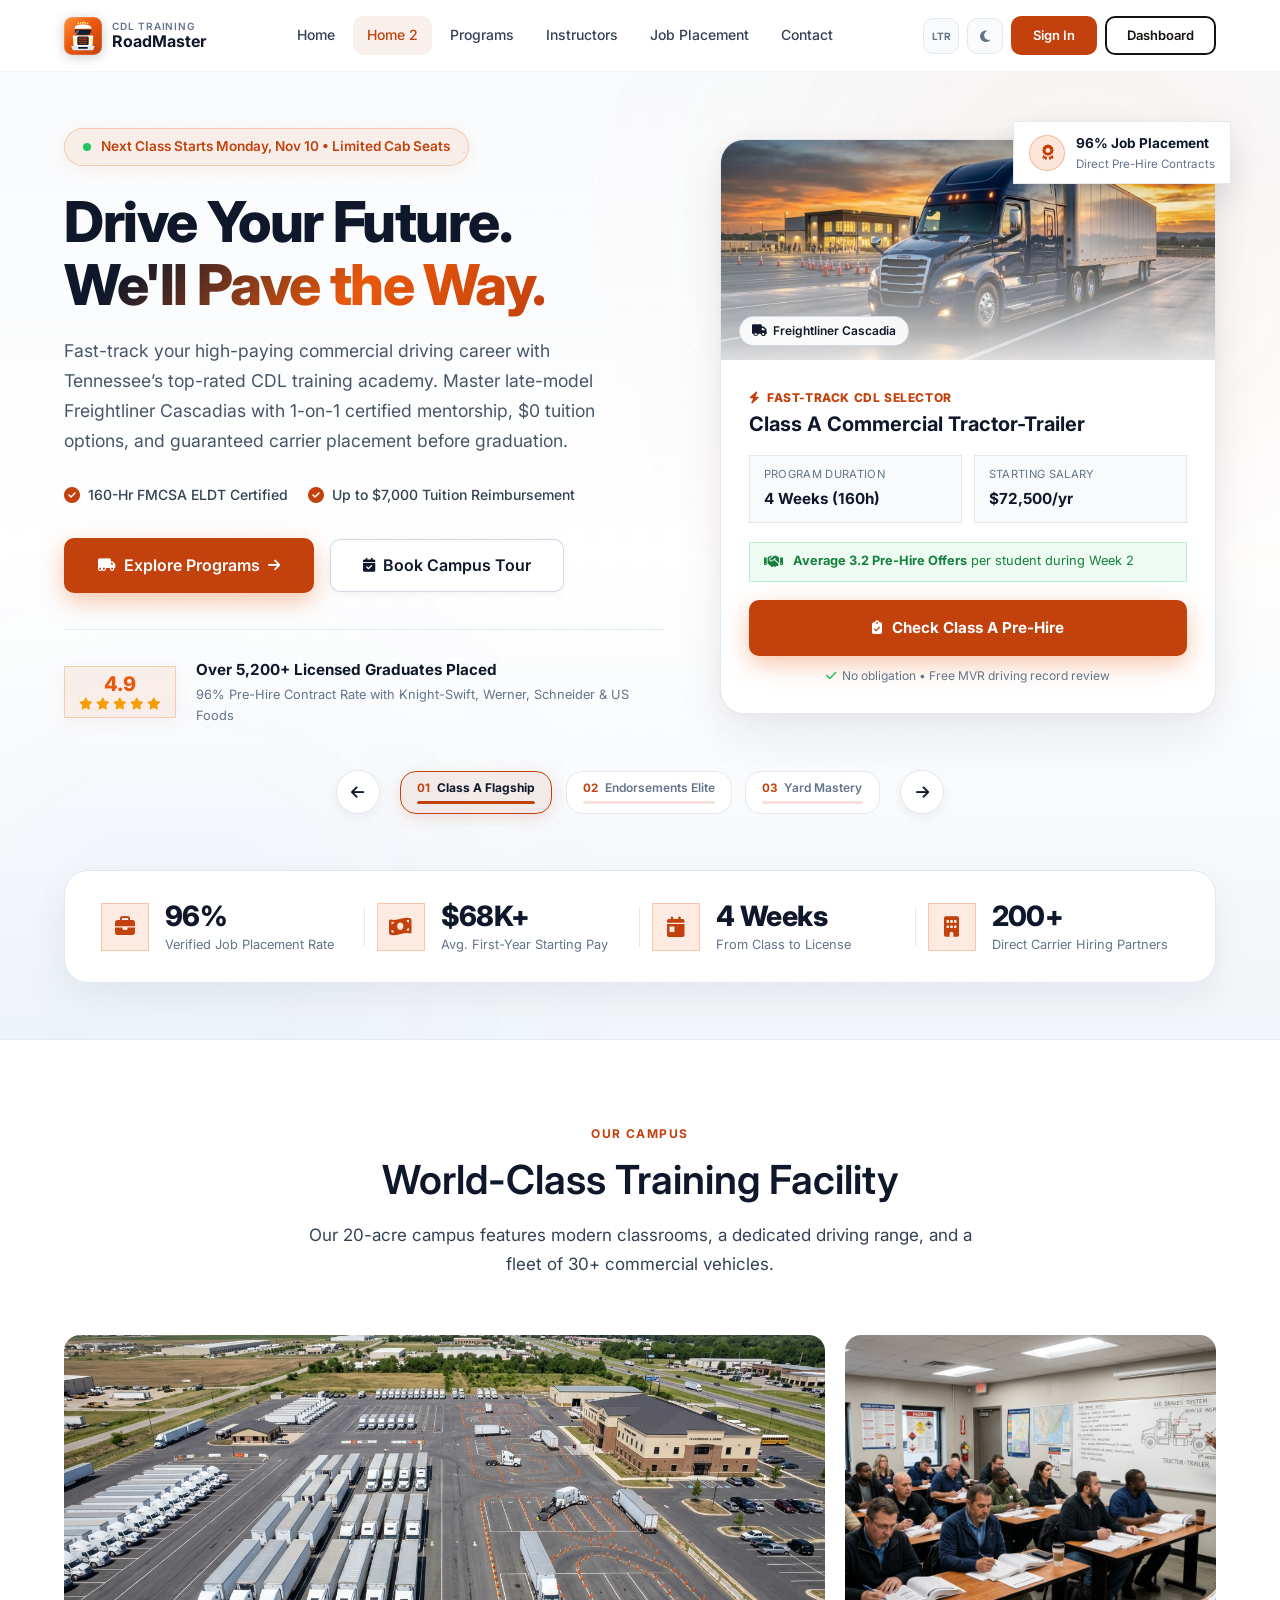
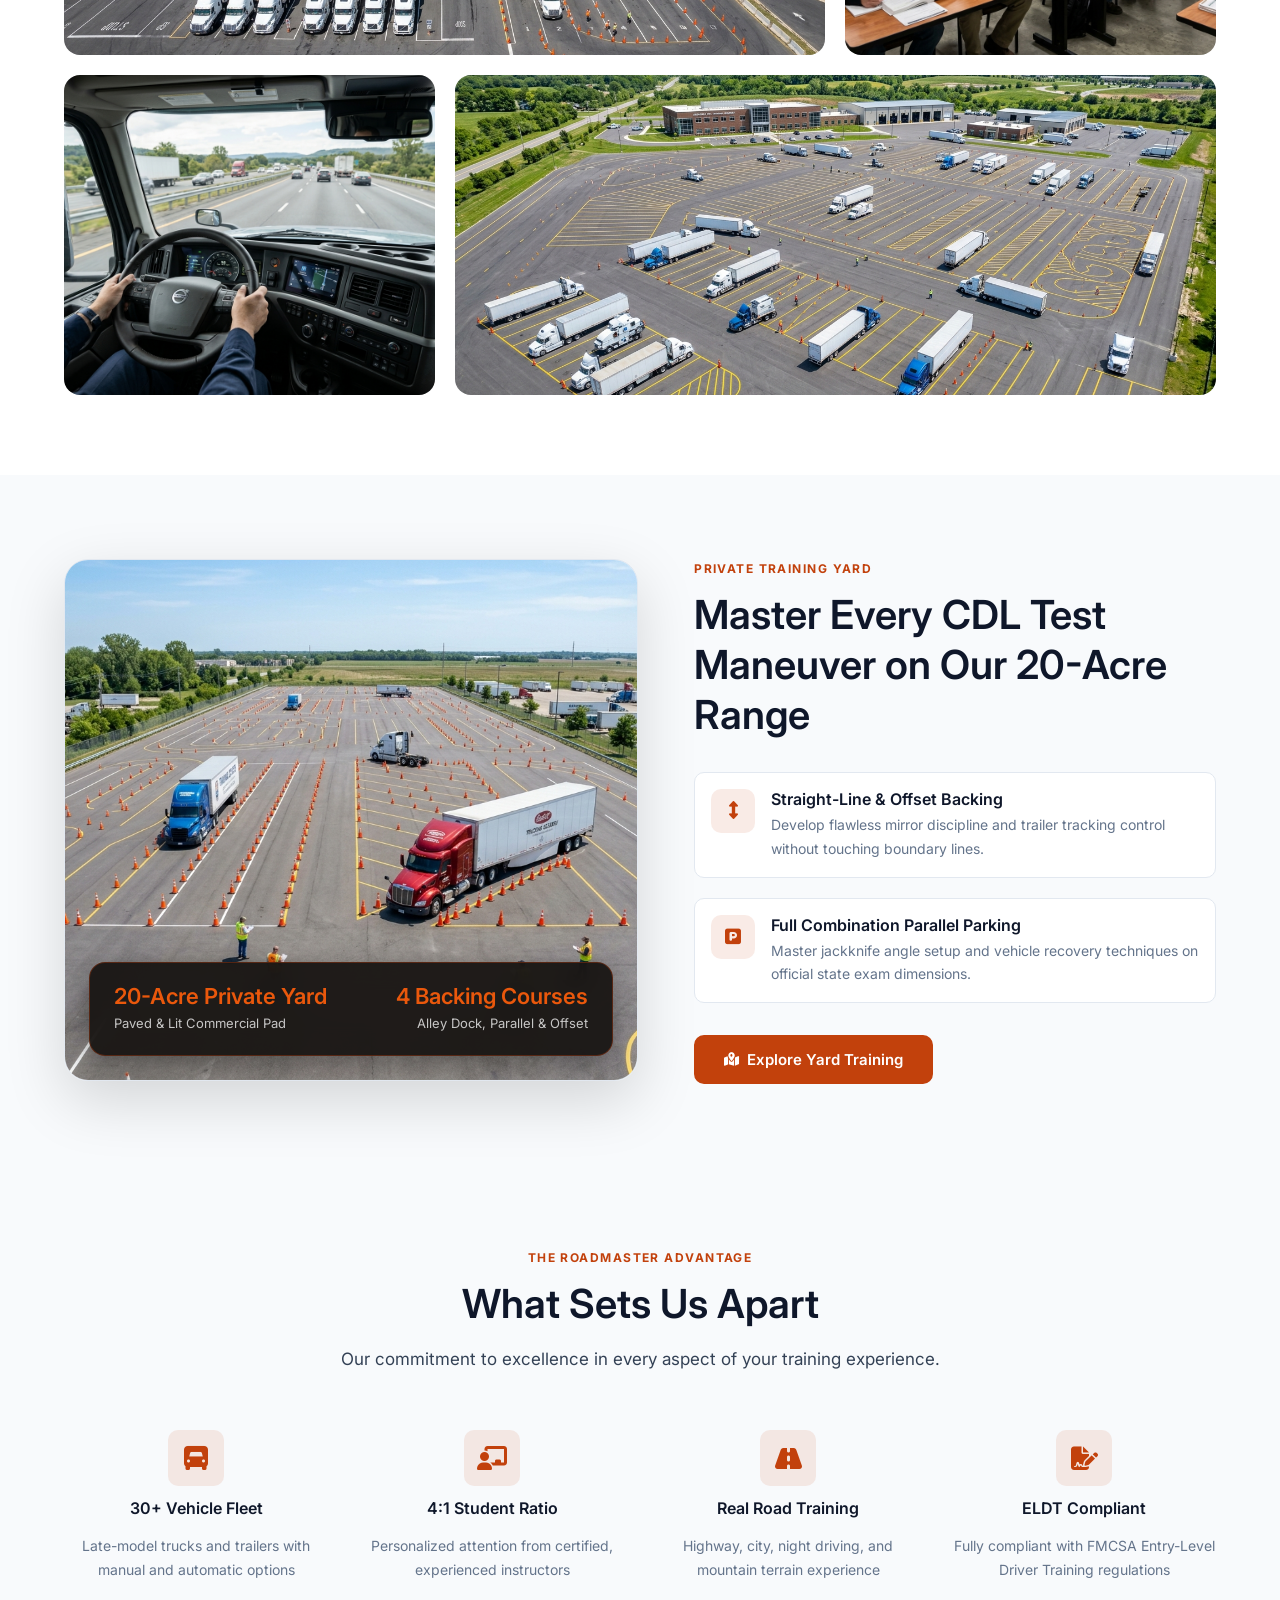
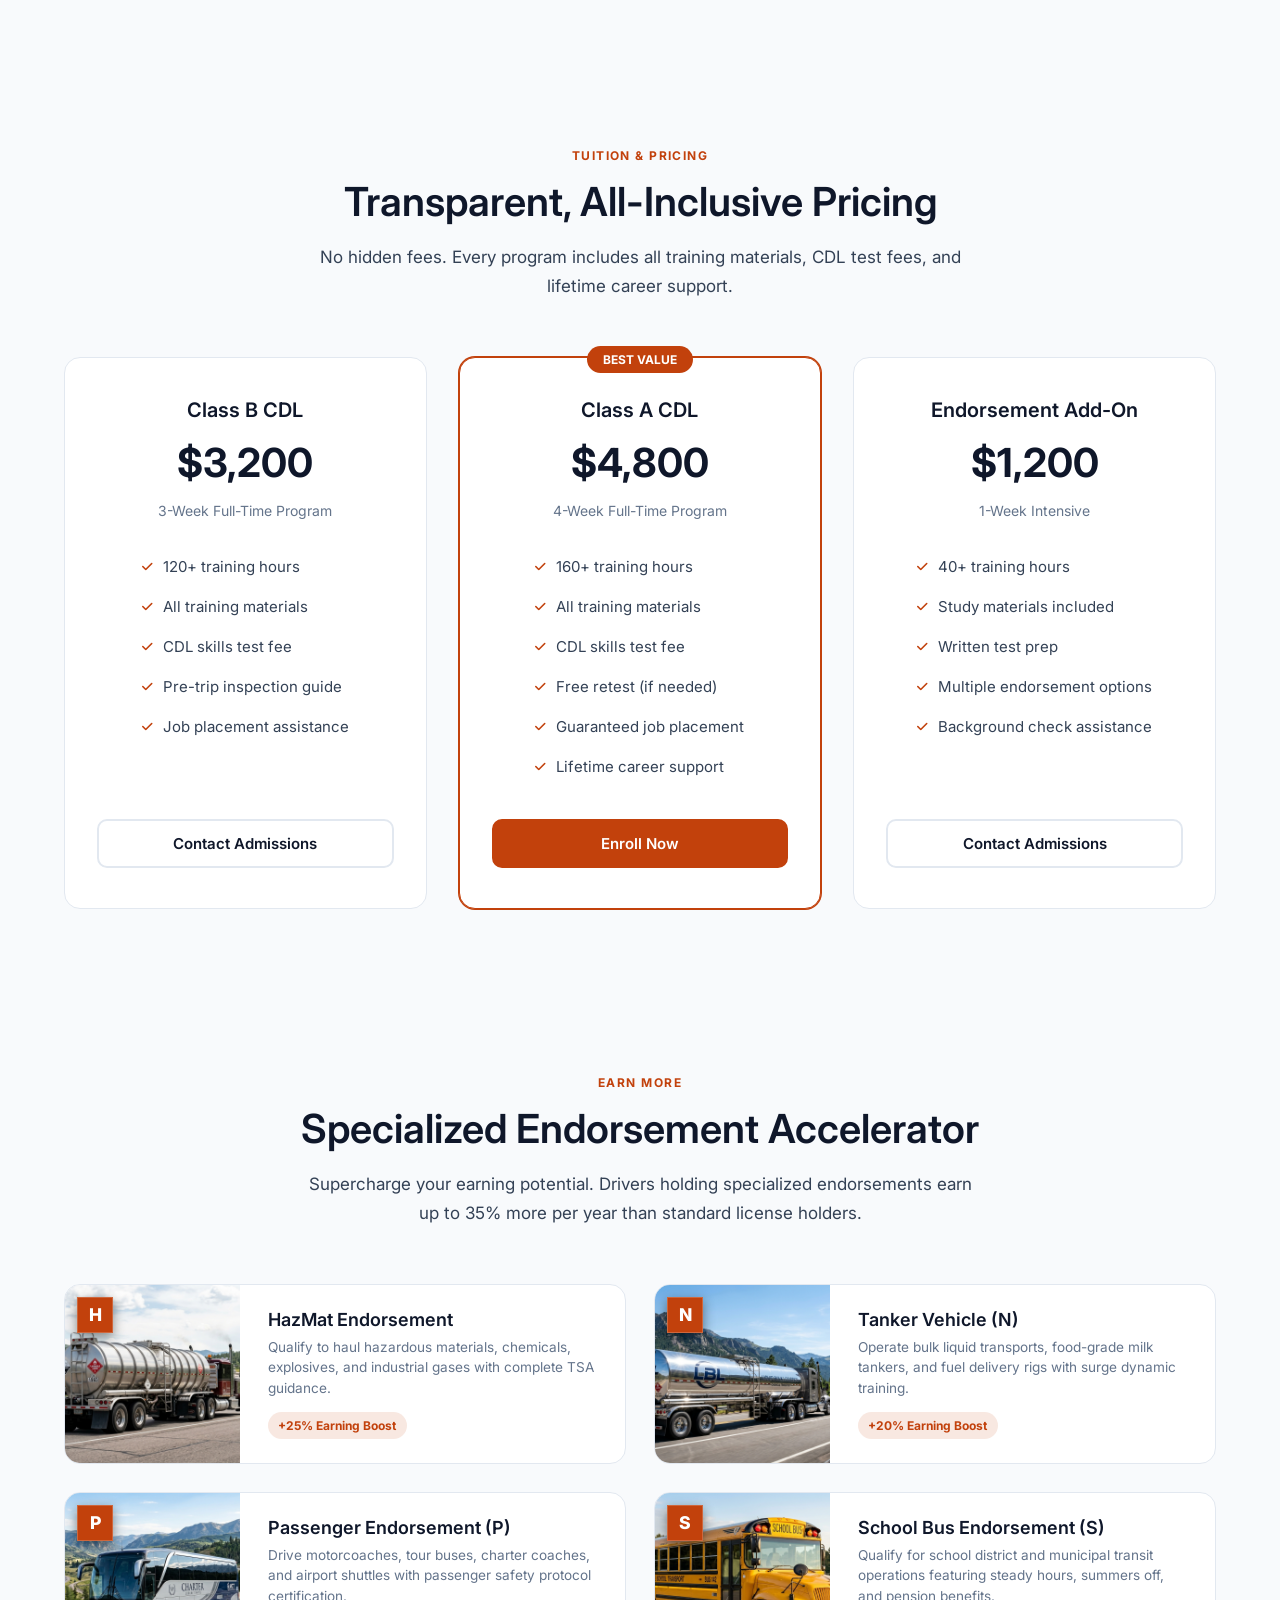
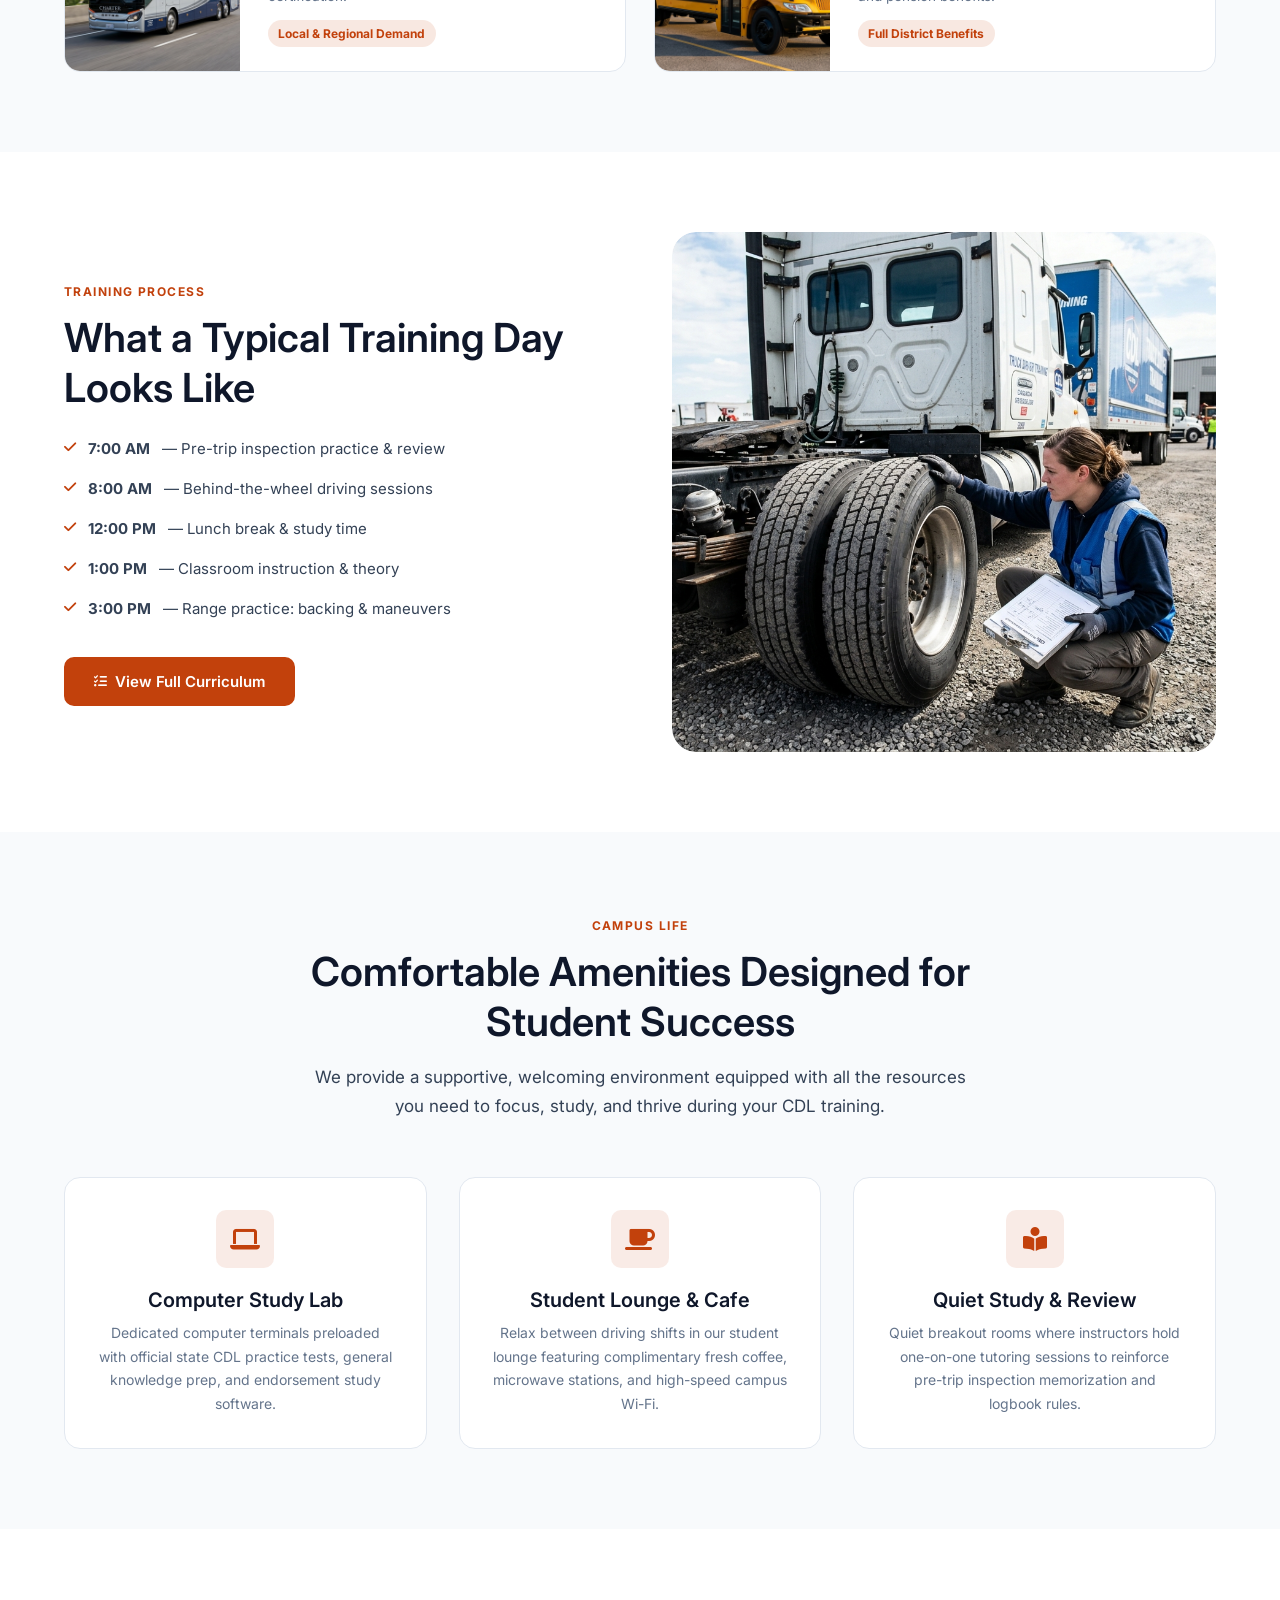
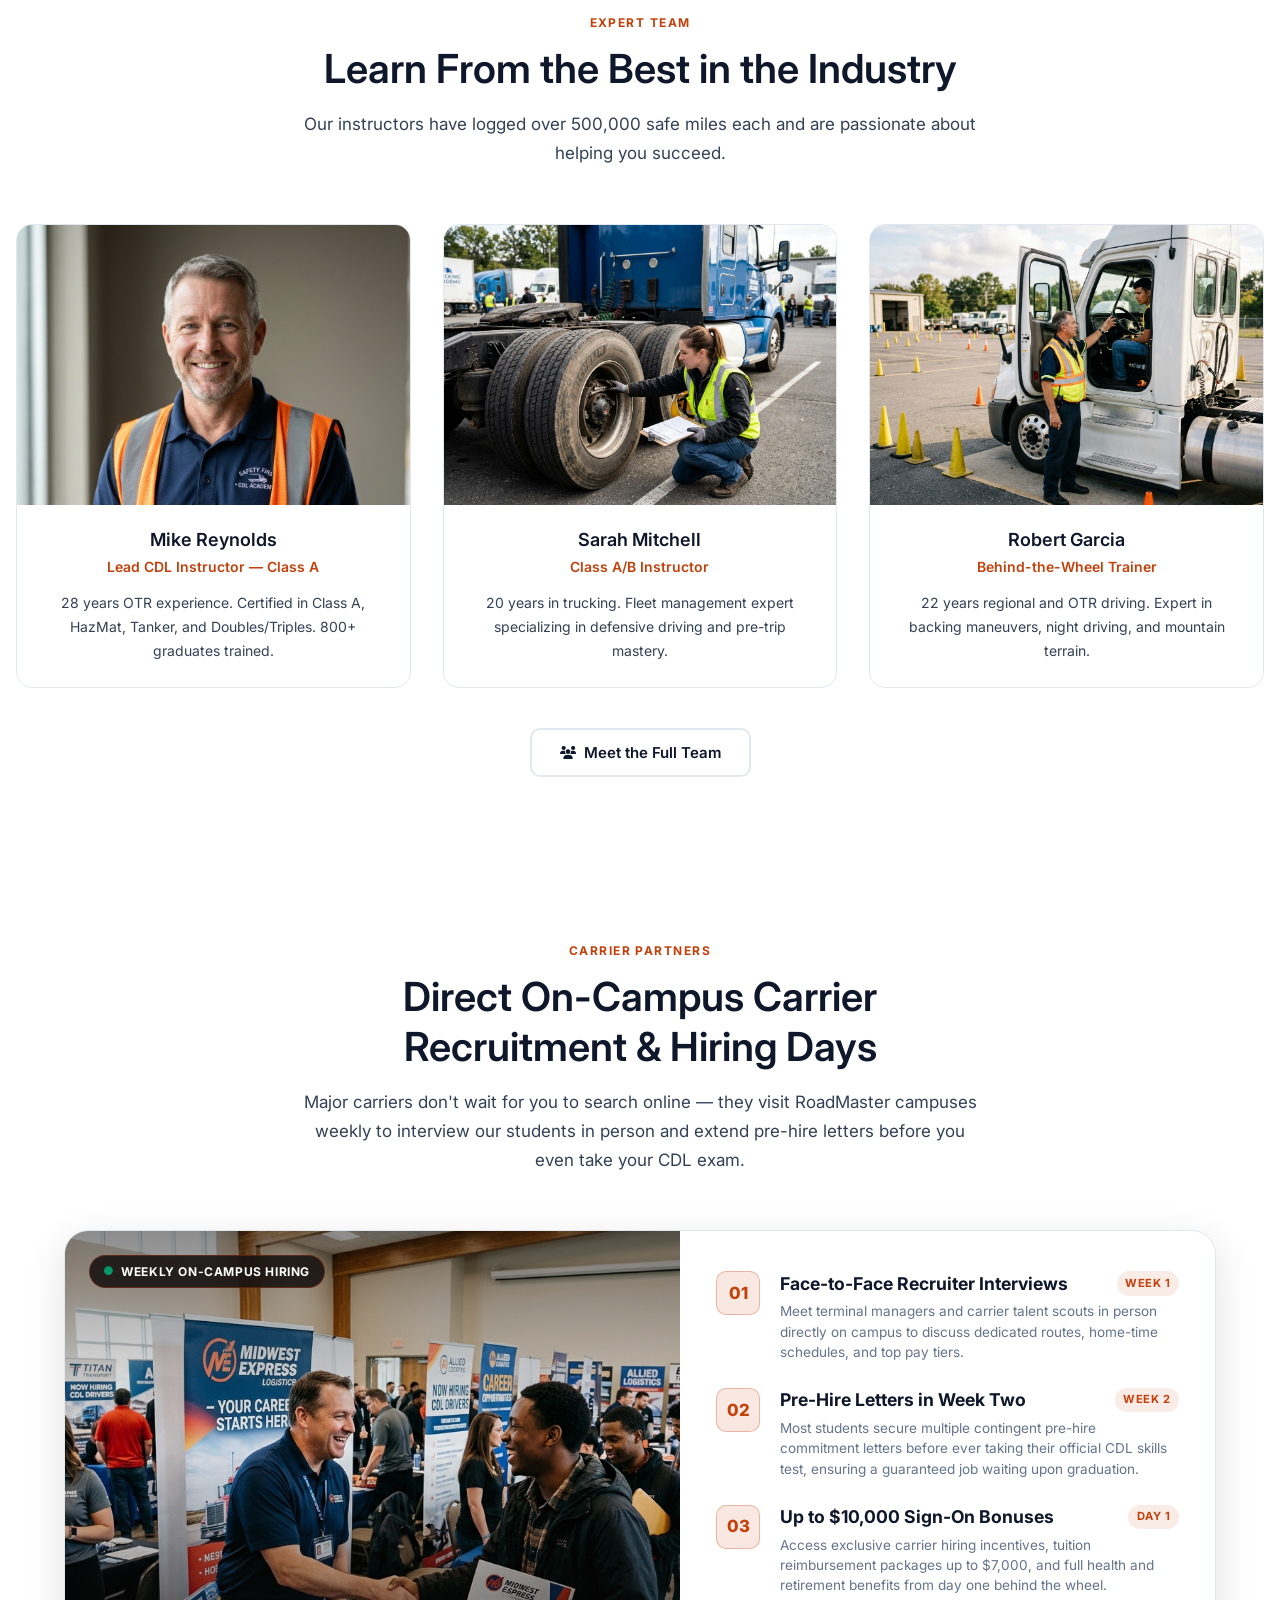
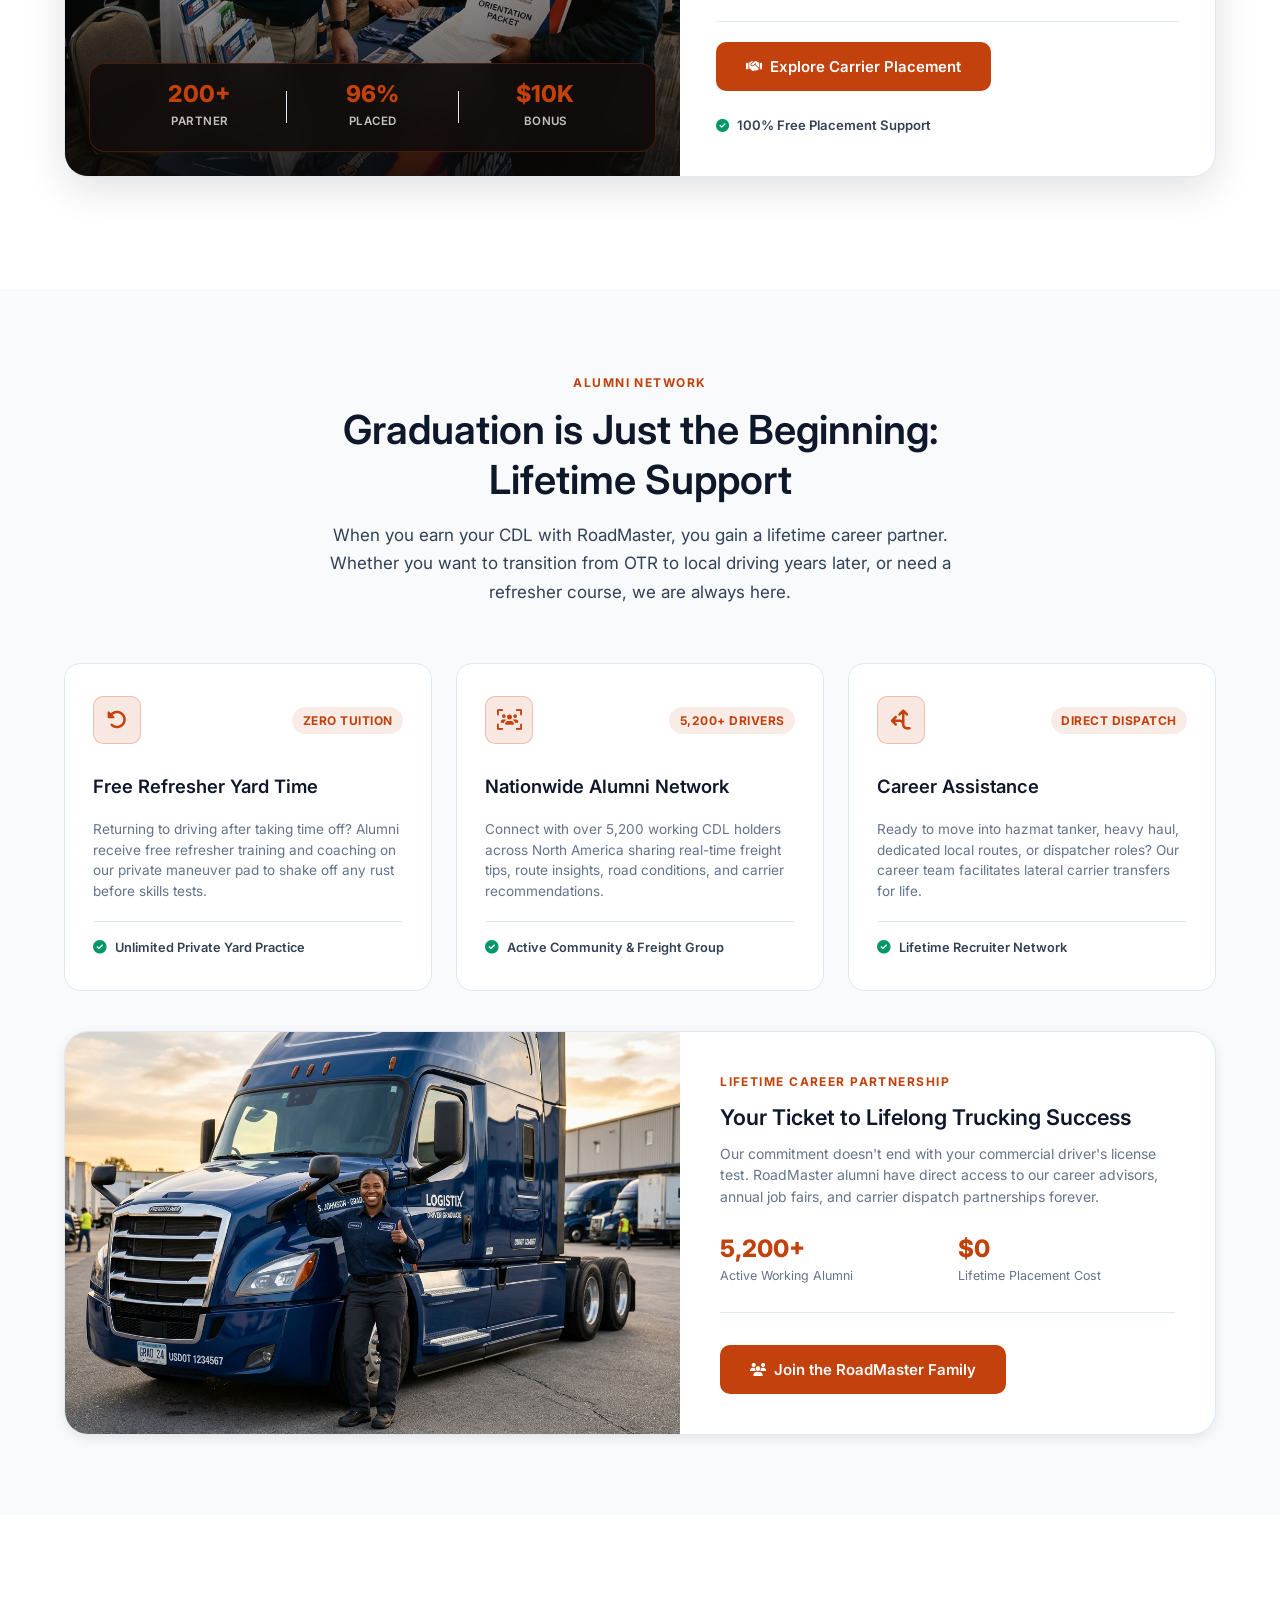
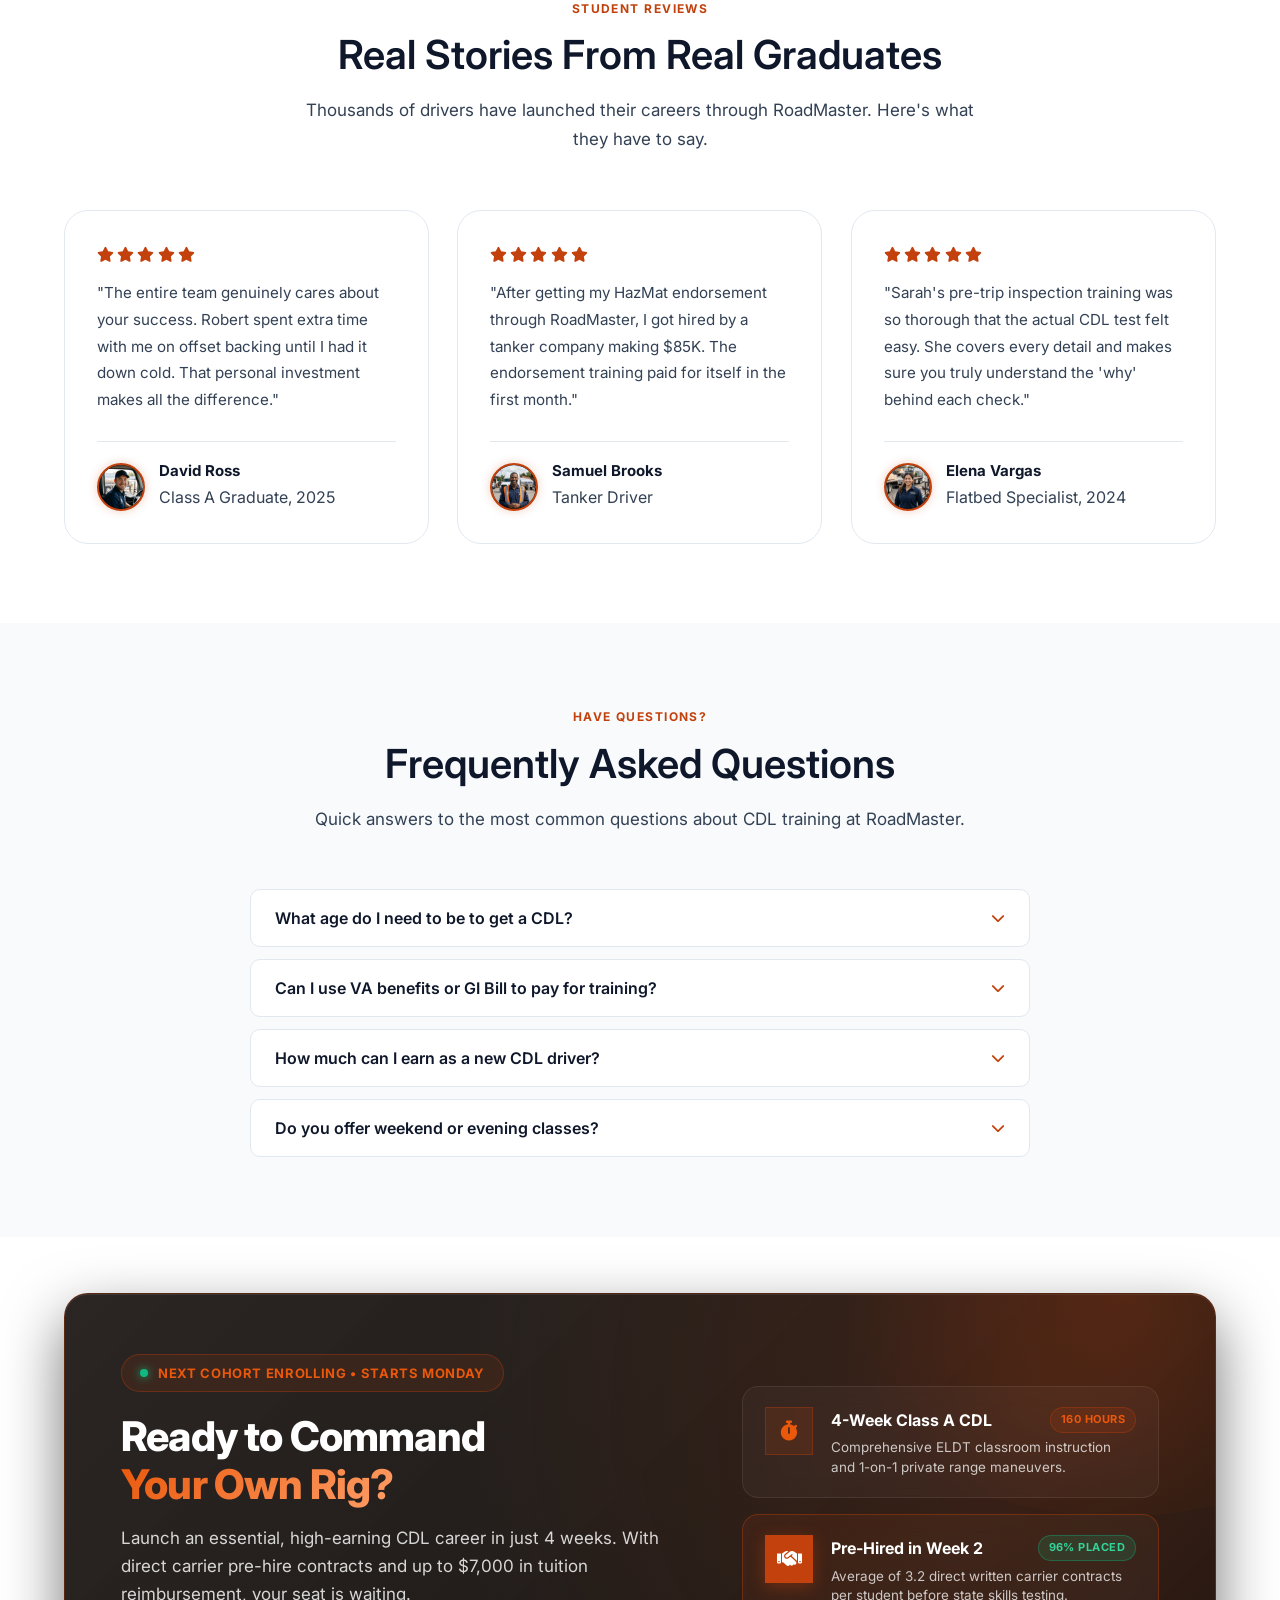
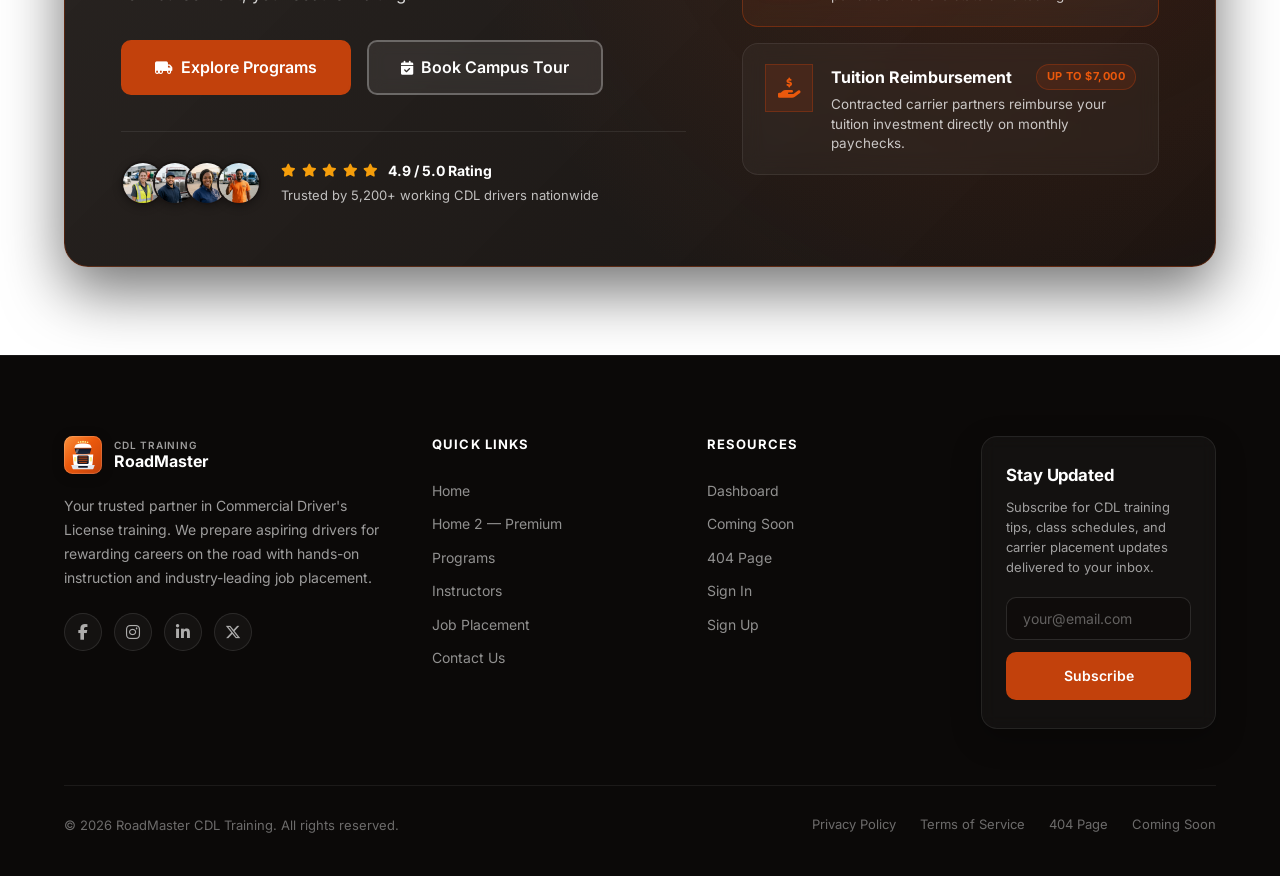
<file: home2.html>
<!DOCTYPE html>
<html lang="en" dir="ltr" id="root-html">
<head>
    <meta charset="UTF-8">
    <meta name="viewport" content="width=device-width, initial-scale=1.0">
    <title>RoadMaster CDL Training — Premium CDL Programs & Career Placement</title>
    <meta name="description" content="RoadMaster CDL premium training programs. Get your Class A or Class B CDL with hands-on training, modern fleet, and guaranteed job placement. New classes start monthly.">
    <link rel="icon" href="favicon.svg" type="image/svg+xml">
    <link rel="preconnect" href="https://fonts.googleapis.com">
    <link rel="preconnect" href="https://fonts.gstatic.com" crossorigin>
    <link href="https://fonts.googleapis.com/css2?family=Inter:wght@400;500;600;700;800&display=swap" rel="stylesheet">
    <link rel="stylesheet" href="https://cdnjs.cloudflare.com/ajax/libs/font-awesome/6.5.1/css/all.min.css">
    <link rel="stylesheet" href="style.css">
    <script>(function(){try{if(localStorage.getItem('cdl-dark')==='1'){document.documentElement.classList.add('dark')}if(localStorage.getItem('cdl-rtl')==='1'){document.documentElement.setAttribute('dir','rtl')}}catch(e){}})();</script>
</head>
<body>
<div id="navbar-placeholder"></div>

<!-- SECTION 1: HERO 2 — Split High-Impact Experience -->
<section class="hero-2">
    <div class="hero-2-ambient-glow top-right"></div>
    <div class="hero-2-ambient-glow bottom-left"></div>
    <div class="hero-2-grid-bg"></div>

    <div class="container">
        <!-- Hero 2: Interactive 3-Slide Carousel with 5-Second Auto Switch -->
        <div class="hero-2-slider" id="home2HeroSlider" aria-roledescription="carousel" aria-label="RoadMaster Premium CDL Programs">
            <div class="hero-2-slides-wrapper">
                
                <!-- SLIDE 1: Class A Flagship (Cascadia) -->
                <div class="hero-2-slide active" data-slide="0" role="tabpanel" aria-label="Slide 1 of 3: Class A Commercial Tractor-Trailer">
                    <div class="hero-2-split-grid">
                        <div class="hero-2-col-left">
                            <div class="hero-2-live-badge">
                                <span class="hero-2-pulse-dot"></span>
                                <span>Next Class Starts Monday, Nov 10 • Limited Cab Seats</span>
                            </div>
                            <h1 class="hero-2-title">
                                Drive Your Future.<br>
                                <span class="text-gradient">We'll Pave the Way.</span>
                            </h1>
                            <p class="hero-2-desc">
                                Fast-track your high-paying commercial driving career with Tennessee’s top-rated CDL training academy. Master late-model Freightliner Cascadias with 1-on-1 certified mentorship, $0 tuition options, and guaranteed carrier placement before graduation.
                            </p>
                            <div class="hero-2-perks-row">
                                <div class="hero-2-perk"><i class="fas fa-circle-check"></i> <span>160-Hr FMCSA ELDT Certified</span></div>
                                <div class="hero-2-perk"><i class="fas fa-circle-check"></i> <span>Up to $7,000 Tuition Reimbursement</span></div>
                            </div>
                            <div class="hero-2-actions">
                                <a href="programs.html" class="btn btn-primary btn-lg hero-btn-glow"><i class="fas fa-truck-moving"></i> Explore Programs <i class="fas fa-arrow-right"></i></a>
                                <a href="contact.html" class="btn btn-secondary btn-lg hero-btn-glass"><i class="fas fa-calendar-check"></i> Book Campus Tour</a>
                            </div>
                            <div class="hero-2-trust-strip">
                                <div class="hero-2-trust-score-badge">
                                    <span class="hero-2-trust-score-num">4.9</span>
                                    <div class="hero-2-stars">
                                        <i class="fas fa-star"></i><i class="fas fa-star"></i><i class="fas fa-star"></i><i class="fas fa-star"></i><i class="fas fa-star"></i>
                                    </div>
                                </div>
                                <div class="hero-2-trust-copy">
                                    <strong>Over 5,200+ Licensed Graduates Placed</strong>
                                    <span>96% Pre-Hire Contract Rate with Knight-Swift, Werner, Schneider & US Foods</span>
                                </div>
                            </div>
                        </div>
                        <div class="hero-2-col-right">
                            <div class="hero-2-card-container">
                                <div class="hero-2-float-pill top-pill">
                                    <div class="float-pill-icon"><i class="fas fa-award"></i></div>
                                    <div>
                                        <strong>96% Job Placement</strong>
                                        <span>Direct Pre-Hire Contracts</span>
                                    </div>
                                </div>
                                <div class="hero-2-glass-card">
                                    <div class="hero-2-card-media">
                                        <img src="assets/images/home2-hero-cascadia.jpg" alt="Modern Freightliner Cascadia commercial training truck at RoadMaster training yard at dusk" loading="eager">
                                        <div class="hero-2-card-media-overlay"></div>
                                        <div class="hero-2-media-tags">
                                            <span class="hero-fleet-tag"><i class="fas fa-truck"></i> Freightliner Cascadia</span>
                                        </div>
                                    </div>
                                    <div class="hero-2-card-content">
                                        <div class="hero-2-card-header">
                                            <span class="hero-2-card-eyebrow"><i class="fas fa-bolt"></i> FAST-TRACK CDL SELECTOR</span>
                                            <h3>Class A Commercial Tractor-Trailer</h3>
                                        </div>
                                        <div class="hero-2-specs-grid">
                                            <div class="hero-2-spec-box">
                                                <span class="hero-2-spec-lbl">Program Duration</span>
                                                <strong class="hero-2-spec-val">4 Weeks (160h)</strong>
                                            </div>
                                            <div class="hero-2-spec-box">
                                                <span class="hero-2-spec-lbl">Starting Salary</span>
                                                <strong class="hero-2-spec-val">$72,500/yr</strong>
                                            </div>
                                        </div>
                                        <div class="hero-2-prehire-strip">
                                            <i class="fas fa-handshake"></i>
                                            <span><strong>Average 3.2 Pre-Hire Offers</strong> per student during Week 2</span>
                                        </div>
                                        <a href="contact.html" class="btn btn-primary btn-block hero-2-card-btn">
                                            <i class="fas fa-clipboard-check"></i> Check Class A Pre-Hire
                                        </a>
                                        <div class="hero-2-card-footnote">
                                            <i class="fas fa-check"></i> No obligation • Free MVR driving record review
                                        </div>
                                    </div>
                                </div>
                            </div>
                        </div>
                    </div>
                </div>

                <!-- SLIDE 2: Specialized & High-Earning Endorsements -->
                <div class="hero-2-slide" data-slide="1" role="tabpanel" aria-label="Slide 2 of 3: Specialized Endorsements & High-Paying Routes">
                    <div class="hero-2-split-grid">
                        <div class="hero-2-col-left">
                            <div class="hero-2-live-badge">
                                <span class="hero-2-pulse-dot" style="background:#f59e0b;box-shadow:0 0 0 0 rgba(245,158,11,0.7);"></span>
                                <span>High-Demand Endorsements • Up to $88,500+ Avg Earnings</span>
                            </div>
                            <h1 class="hero-2-title">
                                Premium Routes.<br>
                                <span class="text-gradient">Higher Earning Power.</span>
                            </h1>
                            <p class="hero-2-desc">
                                Unlock high-paying regional, dedicated, and hazardous materials hauling. Train on specialized Peterbilt rigs with Tanker (N), HazMat (H), and Doubles/Triples (T) endorsements for maximum carrier demand.
                            </p>
                            <div class="hero-2-perks-row">
                                <div class="hero-2-perk"><i class="fas fa-circle-check"></i> <span>HazMat + Tanker + Doubles Bundle</span></div>
                                <div class="hero-2-perk"><i class="fas fa-circle-check"></i> <span>Dedicated Regional & OTR Routes</span></div>
                            </div>
                            <div class="hero-2-actions">
                                <a href="programs.html" class="btn btn-primary btn-lg hero-btn-glow"><i class="fas fa-gas-pump"></i> View Endorsements <i class="fas fa-arrow-right"></i></a>
                                <a href="job-placement.html" class="btn btn-secondary btn-lg hero-btn-glass"><i class="fas fa-briefcase"></i> View Career Paths</a>
                            </div>
                            <div class="hero-2-trust-strip">
                                <div class="hero-2-trust-score-badge">
                                    <span class="hero-2-trust-score-num">$88K+</span>
                                    <div class="hero-2-stars">
                                        <i class="fas fa-star"></i><i class="fas fa-star"></i><i class="fas fa-star"></i><i class="fas fa-star"></i><i class="fas fa-star"></i>
                                    </div>
                                </div>
                                <div class="hero-2-trust-copy">
                                    <strong>Top-Tier Endorsement Wage Potential</strong>
                                    <span>Specialized carriers pay premium mileage rates and signing incentives</span>
                                </div>
                            </div>
                        </div>
                        <div class="hero-2-col-right">
                            <div class="hero-2-card-container">
                                <div class="hero-2-float-pill top-pill">
                                    <div class="float-pill-icon" style="background:rgba(245,158,11,0.15);color:#f59e0b;"><i class="fas fa-fire-flame-curved"></i></div>
                                    <div>
                                        <strong>+25% Wage Boost</strong>
                                        <span>Tanker & HazMat Ready</span>
                                    </div>
                                </div>
                                <div class="hero-2-glass-card">
                                    <div class="hero-2-card-media">
                                        <img src="assets/images/home2-hero-slide2.jpg" alt="Modern Peterbilt commercial tractor trailer truck on Tennessee highway at sunrise" loading="lazy">
                                        <div class="hero-2-card-media-overlay"></div>
                                        <div class="hero-2-media-tags">
                                            <span class="hero-fleet-tag"><i class="fas fa-truck-moving"></i> Peterbilt 579 Sleeper</span>
                                        </div>
                                    </div>
                                    <div class="hero-2-card-content">
                                        <div class="hero-2-card-header">
                                            <span class="hero-2-card-eyebrow" style="color:#f59e0b;"><i class="fas fa-award"></i> SPECIALIZED ENDORSEMENT TRACK</span>
                                            <h3>Class A + Endorsements Elite</h3>
                                        </div>
                                        <div class="hero-2-specs-grid">
                                            <div class="hero-2-spec-box">
                                                <span class="hero-2-spec-lbl">Program Duration</span>
                                                <strong class="hero-2-spec-val">4–5 Weeks (180h)</strong>
                                            </div>
                                            <div class="hero-2-spec-box">
                                                <span class="hero-2-spec-lbl">Starting Salary</span>
                                                <strong class="hero-2-spec-val">$88,500+/yr</strong>
                                            </div>
                                        </div>
                                        <div class="hero-2-prehire-strip">
                                            <i class="fas fa-shield-halved"></i>
                                            <span><strong>Full TSA Security & HazMat Prep</strong> included</span>
                                        </div>
                                        <a href="contact.html" class="btn btn-primary btn-block hero-2-card-btn">
                                            <i class="fas fa-clipboard-check"></i> Check Endorsement Eligibility
                                        </a>
                                        <div class="hero-2-card-footnote">
                                            <i class="fas fa-check"></i> Guaranteed carrier matching across all 50 states
                                        </div>
                                    </div>
                                </div>
                            </div>
                        </div>
                    </div>
                </div>

                <!-- SLIDE 3: 1-on-1 Mentorship & Yard Backing Mastery -->
                <div class="hero-2-slide" data-slide="2" role="tabpanel" aria-label="Slide 3 of 3: 1-on-1 Certified Mentorship & Behind-The-Wheel Coaching">
                    <div class="hero-2-split-grid">
                        <div class="hero-2-col-left">
                            <div class="hero-2-live-badge">
                                <span class="hero-2-pulse-dot" style="background:#3b82f6;box-shadow:0 0 0 0 rgba(59,130,246,0.7);"></span>
                                <span>20-Acre Private Training Range • Zero Highway Traffic</span>
                            </div>
                            <h1 class="hero-2-title">
                                Master The Rig.<br>
                                <span class="text-gradient">Real Yard Experience.</span>
                            </h1>
                            <p class="hero-2-desc">
                                Learn from veteran master drivers with over 20+ years on the road. Practice alley docking, offset backing, parallel maneuvers, and pre-trip mechanical inspections until you are 100% test-ready.
                            </p>
                            <div class="hero-2-perks-row">
                                <div class="hero-2-perk"><i class="fas fa-circle-check"></i> <span>20-Acre Private Paved Range</span></div>
                                <div class="hero-2-perk"><i class="fas fa-circle-check"></i> <span>1-on-1 In-Cab Instructor Coaching</span></div>
                            </div>
                            <div class="hero-2-actions">
                                <a href="instructors.html" class="btn btn-primary btn-lg hero-btn-glow"><i class="fas fa-user-tie"></i> Meet Instructors <i class="fas fa-arrow-right"></i></a>
                                <a href="contact.html" class="btn btn-secondary btn-lg hero-btn-glass"><i class="fas fa-map-location-dot"></i> Visit Training Yard</a>
                            </div>
                            <div class="hero-2-trust-strip">
                                <div class="hero-2-trust-score-badge">
                                    <span class="hero-2-trust-score-num">98%</span>
                                    <div class="hero-2-stars">
                                        <i class="fas fa-star"></i><i class="fas fa-star"></i><i class="fas fa-star"></i><i class="fas fa-star"></i><i class="fas fa-star"></i>
                                    </div>
                                </div>
                                <div class="hero-2-trust-copy">
                                    <strong>First-Attempt State Exam Pass Rate</strong>
                                    <span>Comprehensive pre-trip inspection and backing maneuver mastery</span>
                                </div>
                            </div>
                        </div>
                        <div class="hero-2-col-right">
                            <div class="hero-2-card-container">
                                <div class="hero-2-float-pill top-pill">
                                    <div class="float-pill-icon" style="background:rgba(59,130,246,0.15);color:#3b82f6;"><i class="fas fa-gauge-high"></i></div>
                                    <div>
                                        <strong>120+ Seat Hours</strong>
                                        <span>Behind-The-Wheel Real Drive</span>
                                    </div>
                                </div>
                                <div class="hero-2-glass-card">
                                    <div class="hero-2-card-media">
                                        <img src="assets/images/home2-hero-slide3.jpg" alt="Student commercial driver in cab learning dashboard controls with instructor coaching" loading="lazy">
                                        <div class="hero-2-card-media-overlay"></div>
                                        <div class="hero-2-media-tags">
                                            <span class="hero-fleet-tag"><i class="fas fa-truck-front"></i> Kenworth T680 Digital Cab</span>
                                        </div>
                                    </div>
                                    <div class="hero-2-card-content">
                                        <div class="hero-2-card-header">
                                            <span class="hero-2-card-eyebrow" style="color:#3b82f6;"><i class="fas fa-user-shield"></i> 1-ON-1 IN-CAB COACHING</span>
                                            <h3>Behind-The-Wheel Yard Mastery</h3>
                                        </div>
                                        <div class="hero-2-specs-grid">
                                            <div class="hero-2-spec-box">
                                                <span class="hero-2-spec-lbl">Pass Rate</span>
                                                <strong class="hero-2-spec-val">98% First Attempt</strong>
                                            </div>
                                            <div class="hero-2-spec-box">
                                                <span class="hero-2-spec-lbl">Drive Experience</span>
                                                <strong class="hero-2-spec-val">120+ In-Cab Hours</strong>
                                            </div>
                                        </div>
                                        <div class="hero-2-prehire-strip">
                                            <i class="fas fa-circle-check"></i>
                                            <span><strong>State Exam On-Site Testing</strong> at RoadMaster campus</span>
                                        </div>
                                        <a href="contact.html" class="btn btn-primary btn-block hero-2-card-btn">
                                            <i class="fas fa-clipboard-check"></i> Schedule Free Yard Tour
                                        </a>
                                        <div class="hero-2-card-footnote">
                                            <i class="fas fa-check"></i> Direct examiner booking • No DMV appointment wait
                                        </div>
                                    </div>
                                </div>
                            </div>
                        </div>
                    </div>
                </div>

            </div>

            <!-- 5-Second Animated Progress Indicators & Slider Controls -->
            <div class="hero-2-slider-controls">
                <button type="button" class="hero-slider-btn" id="home2HeroPrevBtn" aria-label="Previous Slide">
                    <i class="fas fa-arrow-left"></i>
                </button>
                <div class="hero-indicators" role="tablist">
                    <button type="button" class="hero-indicator active" data-slide-target="0" role="tab" aria-selected="true" aria-label="Slide 1: Class A Flagship">
                        <span class="hero-indicator-text">
                            <span class="hero-ind-num">01</span>
                            <span>Class A Flagship</span>
                        </span>
                        <span class="hero-indicator-track">
                            <span class="hero-indicator-fill"></span>
                        </span>
                    </button>
                    <button type="button" class="hero-indicator" data-slide-target="1" role="tab" aria-selected="false" aria-label="Slide 2: Endorsement Elite">
                        <span class="hero-indicator-text">
                            <span class="hero-ind-num">02</span>
                            <span>Endorsements Elite</span>
                        </span>
                        <span class="hero-indicator-track">
                            <span class="hero-indicator-fill"></span>
                        </span>
                    </button>
                    <button type="button" class="hero-indicator" data-slide-target="2" role="tab" aria-selected="false" aria-label="Slide 3: Yard Mastery">
                        <span class="hero-indicator-text">
                            <span class="hero-ind-num">03</span>
                            <span>Yard Mastery</span>
                        </span>
                        <span class="hero-indicator-track">
                            <span class="hero-indicator-fill"></span>
                        </span>
                    </button>
                </div>
                <button type="button" class="hero-slider-btn" id="home2HeroNextBtn" aria-label="Next Slide">
                    <i class="fas fa-arrow-right"></i>
                </button>
            </div>
        </div>

        <!-- Integrated Full-Width Hero Metric Ribbon -->
        <div class="hero-2-metric-ribbon fade-up">
            <div class="hero-2-ribbon-tile">
                <div class="ribbon-icon"><i class="fas fa-briefcase"></i></div>
                <div class="ribbon-data">
                    <h3 data-count="96" data-suffix="%">0%</h3>
                    <p>Verified Job Placement Rate</p>
                </div>
            </div>
            <div class="hero-2-ribbon-tile">
                <div class="ribbon-icon"><i class="fas fa-money-bill-wave"></i></div>
                <div class="ribbon-data">
                    <h3 data-count="68" data-prefix="$" data-suffix="K+">$0K+</h3>
                    <p>Avg. First-Year Starting Pay</p>
                </div>
            </div>
            <div class="hero-2-ribbon-tile">
                <div class="ribbon-icon"><i class="fas fa-calendar-day"></i></div>
                <div class="ribbon-data">
                    <h3 data-count="4" data-suffix=" Weeks">0 Weeks</h3>
                    <p>From Class to License</p>
                </div>
            </div>
            <div class="hero-2-ribbon-tile">
                <div class="ribbon-icon"><i class="fas fa-building"></i></div>
                <div class="ribbon-data">
                    <h3 data-count="200" data-suffix="+">0+</h3>
                    <p>Direct Carrier Hiring Partners</p>
                </div>
            </div>
        </div>

    </div>
</section>

<!-- SECTION 3: FACILITY MOSAIC GALLERY -->
<section class="section">
    <div class="container">
        <div class="section-header fade-up">
            <span class="section-label">Our Campus</span>
            <h2>World-Class Training Facility</h2>
            <p>Our 20-acre campus features modern classrooms, a dedicated driving range, and a fleet of 30+ commercial vehicles.</p>
        </div>
        <div class="mosaic-grid">
            <div class="mosaic-item span-2 fade-up">
                <img src="assets/images/fleet-aerial.jpg" alt="Aerial view of RoadMaster CDL training campus with trucks and driving range">
            </div>
            <div class="mosaic-item fade-up">
                <img src="assets/images/classroom-training.jpg" alt="CDL classroom with students studying air brake systems">
            </div>
            <div class="mosaic-item fade-up">
                <img src="assets/images/truck-cab.jpg" alt="Inside a modern semi-truck cab used for CDL behind-the-wheel training">
            </div>
            <div class="mosaic-item span-2 fade-up">
                <img src="assets/images/home2-facility-driving-pad.jpg" alt="CDL training yard with backing course and traffic cones for skills practice">
            </div>
        </div>
    </div>
</section>


<!-- SECTION 2B: 20-ACRE MANEUVER DRIVING RANGE -->
<section class="section section-alt">
    <div class="container">
        <div class="simulator-showcase">
            <div class="simulator-visual simulator-visual-lg fade-up">
                <img src="assets/images/home2-driving-range.jpg" alt="Expansive 20-acre CDL maneuver training pad with backing courses" loading="lazy">
                <div class="simulator-badge-card">
                    <div class="sim-stat">
                        <h4>20-Acre Private Yard</h4>
                        <p>Paved & Lit Commercial Pad</p>
                    </div>
                    <div class="sim-stat" style="text-align:right;">
                        <h4>4 Backing Courses</h4>
                        <p>Alley Dock, Parallel & Offset</p>
                    </div>
                </div>
            </div>
            <div class="simulator-content fade-up">
                <span class="section-label">Private Training Yard</span>
                <h2>Master Every CDL Test Maneuver on Our 20-Acre Range</h2>
                <div class="sim-feature-list">
                    <div class="sim-feature-item">
                        <div class="sim-feature-icon"><i class="fas fa-arrows-alt-v"></i></div>
                        <div class="sim-feature-text">
                            <h4>Straight-Line & Offset Backing</h4>
                            <p>Develop flawless mirror discipline and trailer tracking control without touching boundary lines.</p>
                        </div>
                    </div>
                    <div class="sim-feature-item">
                        <div class="sim-feature-icon"><i class="fas fa-parking"></i></div>
                        <div class="sim-feature-text">
                            <h4>Full Combination Parallel Parking</h4>
                            <p>Master jackknife angle setup and vehicle recovery techniques on official state exam dimensions.</p>
                        </div>
                    </div>
                </div>
                <a href="programs.html" class="btn btn-primary"><i class="fas fa-map-marked-alt"></i> Explore Yard Training</a>
            </div>
        </div>
    </div>
</section>

<!-- SECTION 3: ICON ROW — Key Advantages -->
<section class="section section-alt">
    <div class="container">
        <div class="section-header fade-up">
            <span class="section-label">The RoadMaster Advantage</span>
            <h2>What Sets Us Apart</h2>
            <p>Our commitment to excellence in every aspect of your training experience.</p>
        </div>
        <div class="icon-row">
            <div class="icon-row-item fade-up">
                <i class="fas fa-truck-front"></i>
                <h4>30+ Vehicle Fleet</h4>
                <p>Late-model trucks and trailers with manual and automatic options</p>
            </div>
            <div class="icon-row-item fade-up">
                <i class="fas fa-chalkboard-user"></i>
                <h4>4:1 Student Ratio</h4>
                <p>Personalized attention from certified, experienced instructors</p>
            </div>
            <div class="icon-row-item fade-up">
                <i class="fas fa-road"></i>
                <h4>Real Road Training</h4>
                <p>Highway, city, night driving, and mountain terrain experience</p>
            </div>
            <div class="icon-row-item fade-up">
                <i class="fas fa-file-signature"></i>
                <h4>ELDT Compliant</h4>
                <p>Fully compliant with FMCSA Entry-Level Driver Training regulations</p>
            </div>
        </div>
    </div>
</section>



<!-- SECTION 5: PRICING CARDS -->
<section class="section section-alt">
    <div class="container">
        <div class="section-header fade-up">
            <span class="section-label">Tuition & Pricing</span>
            <h2>Transparent, All-Inclusive Pricing</h2>
            <p>No hidden fees. Every program includes all training materials, CDL test fees, and lifetime career support.</p>
        </div>
        <div class="pricing-grid">
            <div class="pricing-card fade-up">
                <h4>Class B CDL</h4>
                <div class="price">$3,200</div>
                <p class="price-period">3-Week Full-Time Program</p>
                <ul class="pricing-features">
                    <li><i class="fas fa-check"></i> 120+ training hours</li>
                    <li><i class="fas fa-check"></i> All training materials</li>
                    <li><i class="fas fa-check"></i> CDL skills test fee</li>
                    <li><i class="fas fa-check"></i> Pre-trip inspection guide</li>
                    <li><i class="fas fa-check"></i> Job placement assistance</li>
                </ul>
                <a href="contact.html" class="btn btn-secondary w-full">Contact Admissions</a>
            </div>
            <div class="pricing-card popular fade-up">
                <span class="pricing-popular-badge">Best Value</span>
                <h4>Class A CDL</h4>
                <div class="price">$4,800</div>
                <p class="price-period">4-Week Full-Time Program</p>
                <ul class="pricing-features">
                    <li><i class="fas fa-check"></i> 160+ training hours</li>
                    <li><i class="fas fa-check"></i> All training materials</li>
                    <li><i class="fas fa-check"></i> CDL skills test fee</li>
                    <li><i class="fas fa-check"></i> Free retest (if needed)</li>
                    <li><i class="fas fa-check"></i> Guaranteed job placement</li>
                    <li><i class="fas fa-check"></i> Lifetime career support</li>
                </ul>
                <a href="contact.html" class="btn btn-primary w-full">Enroll Now</a>
            </div>
            <div class="pricing-card fade-up">
                <h4>Endorsement Add-On</h4>
                <div class="price">$1,200</div>
                <p class="price-period">1-Week Intensive</p>
                <ul class="pricing-features">
                    <li><i class="fas fa-check"></i> 40+ training hours</li>
                    <li><i class="fas fa-check"></i> Study materials included</li>
                    <li><i class="fas fa-check"></i> Written test prep</li>
                    <li><i class="fas fa-check"></i> Multiple endorsement options</li>
                    <li><i class="fas fa-check"></i> Background check assistance</li>
                </ul>
                <a href="contact.html" class="btn btn-secondary w-full">Contact Admissions</a>
            </div>
        </div>
    </div>
</section>


<!-- SECTION 5B: SPECIALIZED CDL ENDORSEMENT ACCELERATOR -->
<section class="section section-alt">
    <div class="container">
        <div class="section-header fade-up">
            <span class="section-label">Earn More</span>
            <h2>Specialized Endorsement Accelerator</h2>
            <p>Supercharge your earning potential. Drivers holding specialized endorsements earn up to 35% more per year than standard license holders.</p>
        </div>
        <div class="endorsement-grid">
            <div class="endorsement-card fade-up">
                <div class="endorsement-img-wrap">
                    <img src="assets/images/endorsement-hazmat.jpg" alt="Commercial semi-truck hauling HazMat chemical tanker" loading="lazy">
                    <span class="endorsement-badge-overlay">H</span>
                </div>
                <div class="endorsement-content">
                    <h4>HazMat Endorsement</h4>
                    <p>Qualify to haul hazardous materials, chemicals, explosives, and industrial gases with complete TSA guidance.</p>
                    <span class="endorsement-boost">+25% Earning Boost</span>
                </div>
            </div>
            <div class="endorsement-card fade-up">
                <div class="endorsement-img-wrap">
                    <img src="assets/images/endorsement-tanker.jpg" alt="Polished stainless steel liquid bulk tanker semi-truck" loading="lazy">
                    <span class="endorsement-badge-overlay">N</span>
                </div>
                <div class="endorsement-content">
                    <h4>Tanker Vehicle (N)</h4>
                    <p>Operate bulk liquid transports, food-grade milk tankers, and fuel delivery rigs with surge dynamic training.</p>
                    <span class="endorsement-boost">+20% Earning Boost</span>
                </div>
            </div>
            <div class="endorsement-card fade-up">
                <div class="endorsement-img-wrap">
                    <img src="assets/images/endorsement-passenger.jpg" alt="Modern luxury commercial motorcoach passenger charter bus" loading="lazy">
                    <span class="endorsement-badge-overlay">P</span>
                </div>
                <div class="endorsement-content">
                    <h4>Passenger Endorsement (P)</h4>
                    <p>Drive motorcoaches, tour buses, charter coaches, and airport shuttles with passenger safety protocol certification.</p>
                    <span class="endorsement-boost">Local & Regional Demand</span>
                </div>
            </div>
            <div class="endorsement-card fade-up">
                <div class="endorsement-img-wrap">
                    <img src="assets/images/endorsement-schoolbus.jpg" alt="Bright yellow commercial school bus with safety equipment" loading="lazy">
                    <span class="endorsement-badge-overlay">S</span>
                </div>
                <div class="endorsement-content">
                    <h4>School Bus Endorsement (S)</h4>
                    <p>Qualify for school district and municipal transit operations featuring steady hours, summers off, and pension benefits.</p>
                    <span class="endorsement-boost">Full District Benefits</span>
                </div>
            </div>
        </div>
    </div>
</section>

<!-- SECTION 6: TRAINING ROADMAP — Text Left + Image Right -->
<section class="section">
    <div class="container">
        <div class="split-content">
            <div class="split-text slide-left">
                <span class="section-label">Training Process</span>
                <h2>What a Typical Training Day Looks Like</h2>
                <ul class="check-list">
                    <li><i class="fas fa-check"></i> <strong>7:00 AM</strong> — Pre-trip inspection practice & review</li>
                    <li><i class="fas fa-check"></i> <strong>8:00 AM</strong> — Behind-the-wheel driving sessions</li>
                    <li><i class="fas fa-check"></i> <strong>12:00 PM</strong> — Lunch break & study time</li>
                    <li><i class="fas fa-check"></i> <strong>1:00 PM</strong> — Classroom instruction & theory</li>
                    <li><i class="fas fa-check"></i> <strong>3:00 PM</strong> — Range practice: backing & maneuvers</li>
                </ul>
                <a href="programs.html" class="btn btn-primary"><i class="fas fa-list-check"></i> View Full Curriculum</a>
            </div>
            <div class="split-image slide-right">
                <img src="assets/images/pretrip-check.jpg" alt="CDL student performing pre-trip inspection on truck tires at training facility">
            </div>
        </div>
    </div>
</section>

<!-- SECTION 3B: STUDENT CAMPUS AMENITIES & TECH LOUNGE -->
<section class="section section-alt">
    <div class="container">
        <div class="section-header fade-up">
            <span class="section-label">Campus Life</span>
            <h2>Comfortable Amenities Designed for Student Success</h2>
            <p>We provide a supportive, welcoming environment equipped with all the resources you need to focus, study, and thrive during your CDL training.</p>
        </div>
        <div class="campus-amenities-grid">
            <div class="campus-amenity-card fade-up">
                <div class="campus-amenity-icon"><i class="fas fa-laptop"></i></div>
                <h3>Computer Study Lab</h3>
                <p>Dedicated computer terminals preloaded with official state CDL practice tests, general knowledge prep, and endorsement study software.</p>
            </div>
            <div class="campus-amenity-card fade-up">
                <div class="campus-amenity-icon"><i class="fas fa-coffee"></i></div>
                <h3>Student Lounge & Cafe</h3>
                <p>Relax between driving shifts in our student lounge featuring complimentary fresh coffee, microwave stations, and high-speed campus Wi-Fi.</p>
            </div>
            <div class="campus-amenity-card fade-up">
                <div class="campus-amenity-icon"><i class="fas fa-book-reader"></i></div>
                <h3>Quiet Study & Review</h3>
                <p>Quiet breakout rooms where instructors hold one-on-one tutoring sessions to reinforce pre-trip inspection memorization and logbook rules.</p>
            </div>
        </div>
    </div>
</section>

<!-- SECTION 7: INSTRUCTOR PREVIEW -->
<section class="section home2-team-section" id="home2TeamSection">
    <div class="container">
        <div class="section-header fade-up">
            <span class="section-label">Expert Team</span>
            <h2>Learn From the Best in the Industry</h2>
            <p>Our instructors have logged over 500,000 safe miles each and are passionate about helping you succeed.</p>
        </div>
        <div class="instructors-grid">
            <div class="instructor-card fade-up">
                <img class="instructor-card-img" src="assets/images/instructor1.jpg" alt="Lead CDL instructor Mike Reynolds in safety vest">
                <div class="instructor-card-body">
                    <h4>Mike Reynolds</h4>
                    <p class="instructor-role">Lead CDL Instructor — Class A</p>
                    <p>28 years OTR experience. Certified in Class A, HazMat, Tanker, and Doubles/Triples. 800+ graduates trained.</p>
                </div>
            </div>
            <div class="instructor-card fade-up">
                <img class="instructor-card-img" src="assets/images/pretrip-inspection.jpg" alt="CDL instructor Sarah Mitchell demonstrating inspection">
                <div class="instructor-card-body">
                    <h4>Sarah Mitchell</h4>
                    <p class="instructor-role">Class A/B Instructor</p>
                    <p>20 years in trucking. Fleet management expert specializing in defensive driving and pre-trip mastery.</p>
                </div>
            </div>
            <div class="instructor-card fade-up">
                <img class="instructor-card-img" src="assets/images/instructor-training.jpg" alt="Behind-the-wheel instructor Robert Garcia training student" style="object-position:center 30%;">
                <div class="instructor-card-body">
                    <h4>Robert Garcia</h4>
                    <p class="instructor-role">Behind-the-Wheel Trainer</p>
                    <p>22 years regional and OTR driving. Expert in backing maneuvers, night driving, and mountain terrain.</p>
                </div>
            </div>
        </div>
        <div style="text-align:center;margin-top:2.5rem;">
            <a href="instructors.html" class="btn btn-secondary"><i class="fas fa-users"></i> Meet the Full Team</a>
        </div>
    </div>
</section>


<!-- SECTION 7B: DIRECT ON-CAMPUS CARRIER RECRUITMENT DAYS -->
<section class="section">
    <div class="container">
        <div class="section-header fade-up">
            <span class="section-label">Carrier Partners</span>
            <h2>Direct On-Campus Carrier Recruitment & Hiring Days</h2>
            <p>Major carriers don't wait for you to search online — they visit RoadMaster campuses weekly to interview our students in person and extend pre-hire letters before you even take your CDL exam.</p>
        </div>

        <div class="carrier-hub-card fade-up">
            <!-- Left: High-impact media with live badge and hiring ticker -->
            <div class="carrier-hub-visual">
                <img src="assets/images/home2-carrier-hiring.jpg" alt="Commercial freight carrier recruiters meeting CDL student drivers on campus" loading="lazy">
                <div class="carrier-hub-overlay">
                    <span class="carrier-live-pill"><i class="fas fa-circle"></i> Weekly On-Campus Hiring</span>
                    <div class="carrier-stat-strip">
                        <div class="cstat-item">
                            <strong>200+</strong>
                            <span>Partner </span>
                        </div>
                        <div class="cstat-sep"></div>
                        <div class="cstat-item">
                            <strong>96%</strong>
                            <span>Placed</span>
                        </div>
                        <div class="cstat-sep"></div>
                        <div class="cstat-item">
                            <strong>$10K</strong>
                            <span>Bonus</span>
                        </div>
                    </div>
                </div>
            </div>

            <!-- Right: 3 Progressive Carrier Benefits / Steps -->
            <div class="carrier-hub-details">
                <div class="carrier-step-item">
                    <div class="carrier-step-num">01</div>
                    <div class="carrier-step-body">
                        <div class="carrier-step-header">
                            <h4>Face-to-Face Recruiter Interviews</h4>
                            <span class="carrier-step-tag">Week 1</span>
                        </div>
                        <p>Meet terminal managers and carrier talent scouts in person directly on campus to discuss dedicated routes, home-time schedules, and top pay tiers.</p>
                    </div>
                </div>

                <div class="carrier-step-item">
                    <div class="carrier-step-num">02</div>
                    <div class="carrier-step-body">
                        <div class="carrier-step-header">
                            <h4>Pre-Hire Letters in Week Two</h4>
                            <span class="carrier-step-tag">Week 2</span>
                        </div>
                        <p>Most students secure multiple contingent pre-hire commitment letters before ever taking their official CDL skills test, ensuring a guaranteed job waiting upon graduation.</p>
                    </div>
                </div>

                <div class="carrier-step-item">
                    <div class="carrier-step-num">03</div>
                    <div class="carrier-step-body">
                        <div class="carrier-step-header">
                            <h4>Up to $10,000 Sign-On Bonuses</h4>
                            <span class="carrier-step-tag">Day 1</span>
                        </div>
                        <p>Access exclusive carrier hiring incentives, tuition reimbursement packages up to $7,000, and full health and retirement benefits from day one behind the wheel.</p>
                    </div>
                </div>

                <div class="carrier-hub-action">
                    <a href="job-placement.html" class="btn btn-primary"><i class="fas fa-handshake"></i> Explore Carrier Placement</a>
                    <span class="carrier-carrier-count"><i class="fas fa-circle-check"></i> 100% Free Placement Support</span>
                </div>
            </div>
        </div>

    </div>
</section>

<!-- SECTION 8: LIFETIME ALUMNI CAREER NETWORK -->
<section class="section section-alt">
    <div class="container">
        <div class="section-header fade-up">
            <span class="section-label">Alumni Network</span>
            <h2>Graduation is Just the Beginning: Lifetime Support</h2>
            <p>When you earn your CDL with RoadMaster, you gain a lifetime career partner. Whether you want to transition from OTR to local driving years later, or need a refresher course, we are always here.</p>
        </div>

        <div class="alumni-cards-grid">
            <div class="alumni-card fade-up">
                <div class="alumni-card-top">
                    <div class="alumni-card-icon"><i class="fas fa-rotate-left"></i></div>
                    <span class="alumni-card-badge">Zero Tuition</span>
                </div>
                <h3>Free Refresher Yard Time</h3>
                <p>Returning to driving after taking time off? Alumni receive free refresher training and coaching on our private maneuver pad to shake off any rust before skills tests.</p>
                <div class="alumni-card-perk"><i class="fas fa-check-circle"></i> Unlimited Private Yard Practice</div>
            </div>

            <div class="alumni-card fade-up">
                <div class="alumni-card-top">
                    <div class="alumni-card-icon"><i class="fas fa-users-viewfinder"></i></div>
                    <span class="alumni-card-badge">5,200+ Drivers</span>
                </div>
                <h3>Nationwide Alumni Network</h3>
                <p>Connect with over 5,200 working CDL holders across North America sharing real-time freight tips, route insights, road conditions, and carrier recommendations.</p>
                <div class="alumni-card-perk"><i class="fas fa-check-circle"></i> Active Community & Freight Group</div>
            </div>

            <div class="alumni-card fade-up">
                <div class="alumni-card-top">
                    <div class="alumni-card-icon"><i class="fas fa-arrows-split-up-and-left"></i></div>
                    <span class="alumni-card-badge">Direct Dispatch</span>
                </div>
                <h3>Career Assistance</h3>
                <p>Ready to move into hazmat tanker, heavy haul, dedicated local routes, or dispatcher roles? Our career team facilitates lateral carrier transfers for life.</p>
                <div class="alumni-card-perk"><i class="fas fa-check-circle"></i> Lifetime Recruiter Network</div>
            </div>
        </div>

        <div class="alumni-showcase-bar fade-up">
            <div class="alumni-showcase-img">
                <img src="assets/images/home2-alumni-network.jpg" alt="Proud CDL graduate driver standing next to company tractor rig" loading="lazy">
            </div>
            <div class="alumni-showcase-content">
                <span class="section-label">Lifetime Career Partnership</span>
                <h4>Your Ticket to Lifelong Trucking Success</h4>
                <p>Our commitment doesn't end with your commercial driver's license test. RoadMaster alumni have direct access to our career advisors, annual job fairs, and carrier dispatch partnerships forever.</p>
                <div class="alumni-stat-row">
                    <div class="alumni-stat-col">
                        <strong>5,200+</strong>
                        <span>Active Working Alumni</span>
                    </div>
                    <div class="alumni-stat-col">
                        <strong>$0</strong>
                        <span>Lifetime Placement Cost</span>
                    </div>
                </div>
                <div>
                    <a href="contact.html" class="btn btn-primary"><i class="fas fa-users"></i> Join the RoadMaster Family</a>
                </div>
            </div>
        </div>
    </div>
</section>

<!-- SECTION 9: TESTIMONIALS -->
<section class="section">
    <div class="container">
        <div class="section-header fade-up">
            <span class="section-label">Student Reviews</span>
            <h2>Real Stories From Real Graduates</h2>
            <p>Thousands of drivers have launched their careers through RoadMaster. Here's what they have to say.</p>
        </div>
        <div class="testimonials-grid">
            <div class="testimonial-card fade-up">
                <div class="testimonial-stars"><i class="fas fa-star"></i><i class="fas fa-star"></i><i class="fas fa-star"></i><i class="fas fa-star"></i><i class="fas fa-star"></i></div>
                <p class="testimonial-text">"The entire team genuinely cares about your success. Robert spent extra time with me on offset backing until I had it down cold. That personal investment makes all the difference."</p>
                <div class="testimonial-author">
                    <div class="testimonial-avatar">
                        <img src="assets/images/grad-jordan-blake.jpg" alt="Jordan Blake - Class A Graduate" loading="lazy">
                    </div>
                    <div class="testimonial-info"><h5>David Ross</h5><p>Class A Graduate, 2025</p></div>
                </div>
            </div>
            <div class="testimonial-card fade-up">
                <div class="testimonial-stars"><i class="fas fa-star"></i><i class="fas fa-star"></i><i class="fas fa-star"></i><i class="fas fa-star"></i><i class="fas fa-star"></i></div>
                <p class="testimonial-text">"After getting my HazMat endorsement through RoadMaster, I got hired by a tanker company making $85K. The endorsement training paid for itself in the first month."</p>
                <div class="testimonial-author">
                    <div class="testimonial-avatar">
                        <img src="assets/images/grad-samuel-brooks.jpg" alt="Samuel Brooks - Tanker Driver" loading="lazy">
                    </div>
                    <div class="testimonial-info"><h5>Samuel Brooks</h5><p>Tanker Driver </p></div>
                </div>
            </div>
            <div class="testimonial-card fade-up">
                <div class="testimonial-stars"><i class="fas fa-star"></i><i class="fas fa-star"></i><i class="fas fa-star"></i><i class="fas fa-star"></i><i class="fas fa-star"></i></div>
                <p class="testimonial-text">"Sarah's pre-trip inspection training was so thorough that the actual CDL test felt easy. She covers every detail and makes sure you truly understand the 'why' behind each check."</p>
                <div class="testimonial-author">
                    <div class="testimonial-avatar">
                        <img src="assets/images/grad-elena-vargas.jpg" alt="Elena Vargas - Flatbed Driver" loading="lazy">
                    </div>
                    <div class="testimonial-info"><h5>Elena Vargas</h5><p>Flatbed Specialist, 2024</p></div>
                </div>
            </div>
        </div>
    </div>
</section>

<!-- SECTION 10: FAQ -->
<section class="section section-alt">
    <div class="container">
        <div class="section-header fade-up">
            <span class="section-label">Have Questions?</span>
            <h2>Frequently Asked Questions</h2>
            <p>Quick answers to the most common questions about CDL training at RoadMaster.</p>
        </div>
        <div class="faq-list">
            <div class="faq-item fade-up">
                <button class="faq-question" onclick="this.parentElement.classList.toggle('open'); const a=this.nextElementSibling; a.style.maxHeight=a.style.maxHeight?null:a.scrollHeight+'px';">
                    What age do I need to be to get a CDL?
                    <i class="fas fa-chevron-down"></i>
                </button>
                <div class="faq-answer"><div class="faq-answer-inner">You must be at least 18 years old for intrastate driving (within your state) or 21 years old for interstate driving (across state lines). Most of our students train for Class A CDLs for interstate careers.</div></div>
            </div>
            <div class="faq-item fade-up">
                <button class="faq-question" onclick="this.parentElement.classList.toggle('open'); const a=this.nextElementSibling; a.style.maxHeight=a.style.maxHeight?null:a.scrollHeight+'px';">
                    Can I use VA benefits or GI Bill to pay for training?
                    <i class="fas fa-chevron-down"></i>
                </button>
                <div class="faq-answer"><div class="faq-answer-inner">Yes! RoadMaster is an approved provider for VA education benefits, including the Post-9/11 GI Bill. We also accept workforce development grants, WIA/WIOA funding, and offer flexible monthly payment plans.</div></div>
            </div>
            <div class="faq-item fade-up">
                <button class="faq-question" onclick="this.parentElement.classList.toggle('open'); const a=this.nextElementSibling; a.style.maxHeight=a.style.maxHeight?null:a.scrollHeight+'px';">
                    How much can I earn as a new CDL driver?
                    <i class="fas fa-chevron-down"></i>
                </button>
                <div class="faq-answer"><div class="faq-answer-inner">Our graduates average $65,000 in their first year, with many earning $70K-$85K depending on the carrier, route type, and endorsements held. Specialized hauling (HazMat, tanker) drivers can earn $80K-$100K+.</div></div>
            </div>
            <div class="faq-item fade-up">
                <button class="faq-question" onclick="this.parentElement.classList.toggle('open'); const a=this.nextElementSibling; a.style.maxHeight=a.style.maxHeight?null:a.scrollHeight+'px';">
                    Do you offer weekend or evening classes?
                    <i class="fas fa-chevron-down"></i>
                </button>
                <div class="faq-answer"><div class="faq-answer-inner">We offer full-time day classes (our most popular option) and select evening/weekend schedules. Contact our admissions team to discuss which schedule works best for your situation.</div></div>
            </div>
        </div>
    </div>
</section>

<!-- SECTION 11: SIGNATURE SPLIT-BENTO CTA -->
<section class="home2-cta-section">
    <div class="container">
        <div class="home2-cta-showcase fade-up">
            <div class="home2-cta-glow"></div>
            
            <!-- Left Column: Pitch, Actions & Social Proof -->
            <div class="home2-cta-main">
                <div class="home2-cta-badge">
                    <span class="home2-live-pulse"></span>
                    <span>Next Cohort Enrolling • Starts Monday</span>
                </div>
                <h2>Ready to Command <br><span class="text-gradient">Your Own Rig?</span></h2>
                <p class="home2-cta-desc">Launch an essential, high-earning CDL career in just 4 weeks. With direct carrier pre-hire contracts and up to $7,000 in tuition reimbursement, your seat is waiting.</p>
                
                <div class="home2-cta-actions">
                    <a href="programs.html" class="btn btn-primary btn-lg"><i class="fas fa-truck-moving"></i> Explore Programs</a>
                    <a href="contact.html" class="btn btn-secondary btn-lg"><i class="fas fa-calendar-check"></i> Book Campus Tour</a>
                </div>

                <div class="home2-cta-social">
                    <div class="home2-avatar-group">
                        <img src="assets/images/home2-grad-avatar-1.jpg" alt="Maya Lin - Regional Fleet Graduate">
                        <img src="assets/images/home2-grad-avatar-2.jpg" alt="Carlos Ortiz - OTR Graduate">
                        <img src="assets/images/home2-grad-avatar-3.jpg" alt="Elena Rostova - Local Route Graduate">
                        <img src="assets/images/home2-grad-avatar-4.jpg" alt="Jamal Washington - HazMat Tanker Graduate">
                    </div>
                    <div class="home2-social-meta">
                        <div class="home2-stars">
                            <i class="fas fa-star"></i><i class="fas fa-star"></i><i class="fas fa-star"></i><i class="fas fa-star"></i><i class="fas fa-star"></i>
                            <strong>4.9 / 5.0 Rating</strong>
                        </div>
                        <span>Trusted by 5,200+ working CDL drivers nationwide</span>
                    </div>
                </div>
            </div>

            <!-- Right Column: 3 High-Impact Value Pillars (Bento Cards) -->
            <div class="home2-cta-bento">
                <div class="home2-bento-card">
                    <div class="home2-bento-icon"><i class="fas fa-stopwatch"></i></div>
                    <div class="home2-bento-info">
                        <div class="home2-bento-header">
                            <h4>4-Week Class A CDL</h4>
                            <span class="home2-bento-badge">160 Hours</span>
                        </div>
                        <p>Comprehensive ELDT classroom instruction and 1-on-1 private range maneuvers.</p>
                    </div>
                </div>

                <div class="home2-bento-card featured">
                    <div class="home2-bento-icon"><i class="fas fa-handshake"></i></div>
                    <div class="home2-bento-info">
                        <div class="home2-bento-header">
                            <h4>Pre-Hired in Week 2</h4>
                            <span class="home2-bento-badge">96% Placed</span>
                        </div>
                        <p>Average of 3.2 direct written carrier contracts per student before state skills testing.</p>
                    </div>
                </div>

                <div class="home2-bento-card">
                    <div class="home2-bento-icon"><i class="fas fa-hand-holding-dollar"></i></div>
                    <div class="home2-bento-info">
                        <div class="home2-bento-header">
                            <h4>Tuition Reimbursement</h4>
                            <span class="home2-bento-badge">Up to $7,000</span>
                        </div>
                        <p>Contracted carrier partners reimburse your tuition investment directly on monthly paychecks.</p>
                    </div>
                </div>
            </div>
        </div>
    </div>
</section>

<div id="footer-placeholder"></div>
<script src="components.js"></script>
<script>
window.setHeroTrack = function(track) {
    var btnA = document.getElementById('btnTrackClassA');
    var btnB = document.getElementById('btnTrackClassB');
    var titleEl = document.getElementById('heroTrackTitle');
    var durationEl = document.getElementById('heroTrackDuration');
    var payEl = document.getElementById('heroTrackPay');
    var seatEl = document.getElementById('heroTrackSeat');
    var endorseEl = document.getElementById('heroTrackEndorse');
    var prehireEl = document.getElementById('heroTrackPrehire');
    var fleetTagEl = document.getElementById('heroTrackFleetTag');
    var ctaEl = document.getElementById('heroTrackCta');

    if (track === 'A') {
        if (btnA) { btnA.classList.add('active'); btnA.setAttribute('aria-selected', 'true'); }
        if (btnB) { btnB.classList.remove('active'); btnB.setAttribute('aria-selected', 'false'); }
        if (titleEl) titleEl.textContent = 'Class A Commercial Tractor-Trailer';
        if (durationEl) durationEl.textContent = '4 Weeks (160h)';
        if (payEl) payEl.textContent = '$68,000 – $85,000';
        if (seatEl) seatEl.textContent = '120+ Seat Hours';
        if (endorseEl) endorseEl.textContent = 'Air Brakes, Tanker';
        if (prehireEl) prehireEl.innerHTML = '<i class="fas fa-handshake"></i> <span><strong>Average 3.2 Pre-Hire Offers</strong> per student during Week 2</span>';
        if (fleetTagEl) fleetTagEl.innerHTML = '<i class="fas fa-truck"></i> Freightliner Cascadia';
        if (ctaEl) ctaEl.innerHTML = '<i class="fas fa-clipboard-check"></i> Check Class A Eligibility';
    } else {
        if (btnB) { btnB.classList.add('active'); btnB.setAttribute('aria-selected', 'true'); }
        if (btnA) { btnA.classList.remove('active'); btnA.setAttribute('aria-selected', 'false'); }
        if (titleEl) titleEl.textContent = 'Class B Heavy Straight Truck & Bus';
        if (durationEl) durationEl.textContent = '3 Weeks';
        if (payEl) payEl.textContent = '$54,000 – $66,000';
        if (seatEl) seatEl.textContent = '90+ Seat Hours';
        if (endorseEl) endorseEl.textContent = 'Passenger & School Bus';
        if (prehireEl) prehireEl.innerHTML = '<i class="fas fa-handshake"></i> <span><strong>Average 2.8 Pre-Hire Offers</strong> per student during Week 2</span>';
        if (fleetTagEl) fleetTagEl.innerHTML = '<i class="fas fa-bus"></i> Straight Truck & Bus';
        if (ctaEl) ctaEl.innerHTML = '<i class="fas fa-clipboard-check"></i> Check Class B Eligibility';
    }
};
</script>
</body>
</html>
</file>
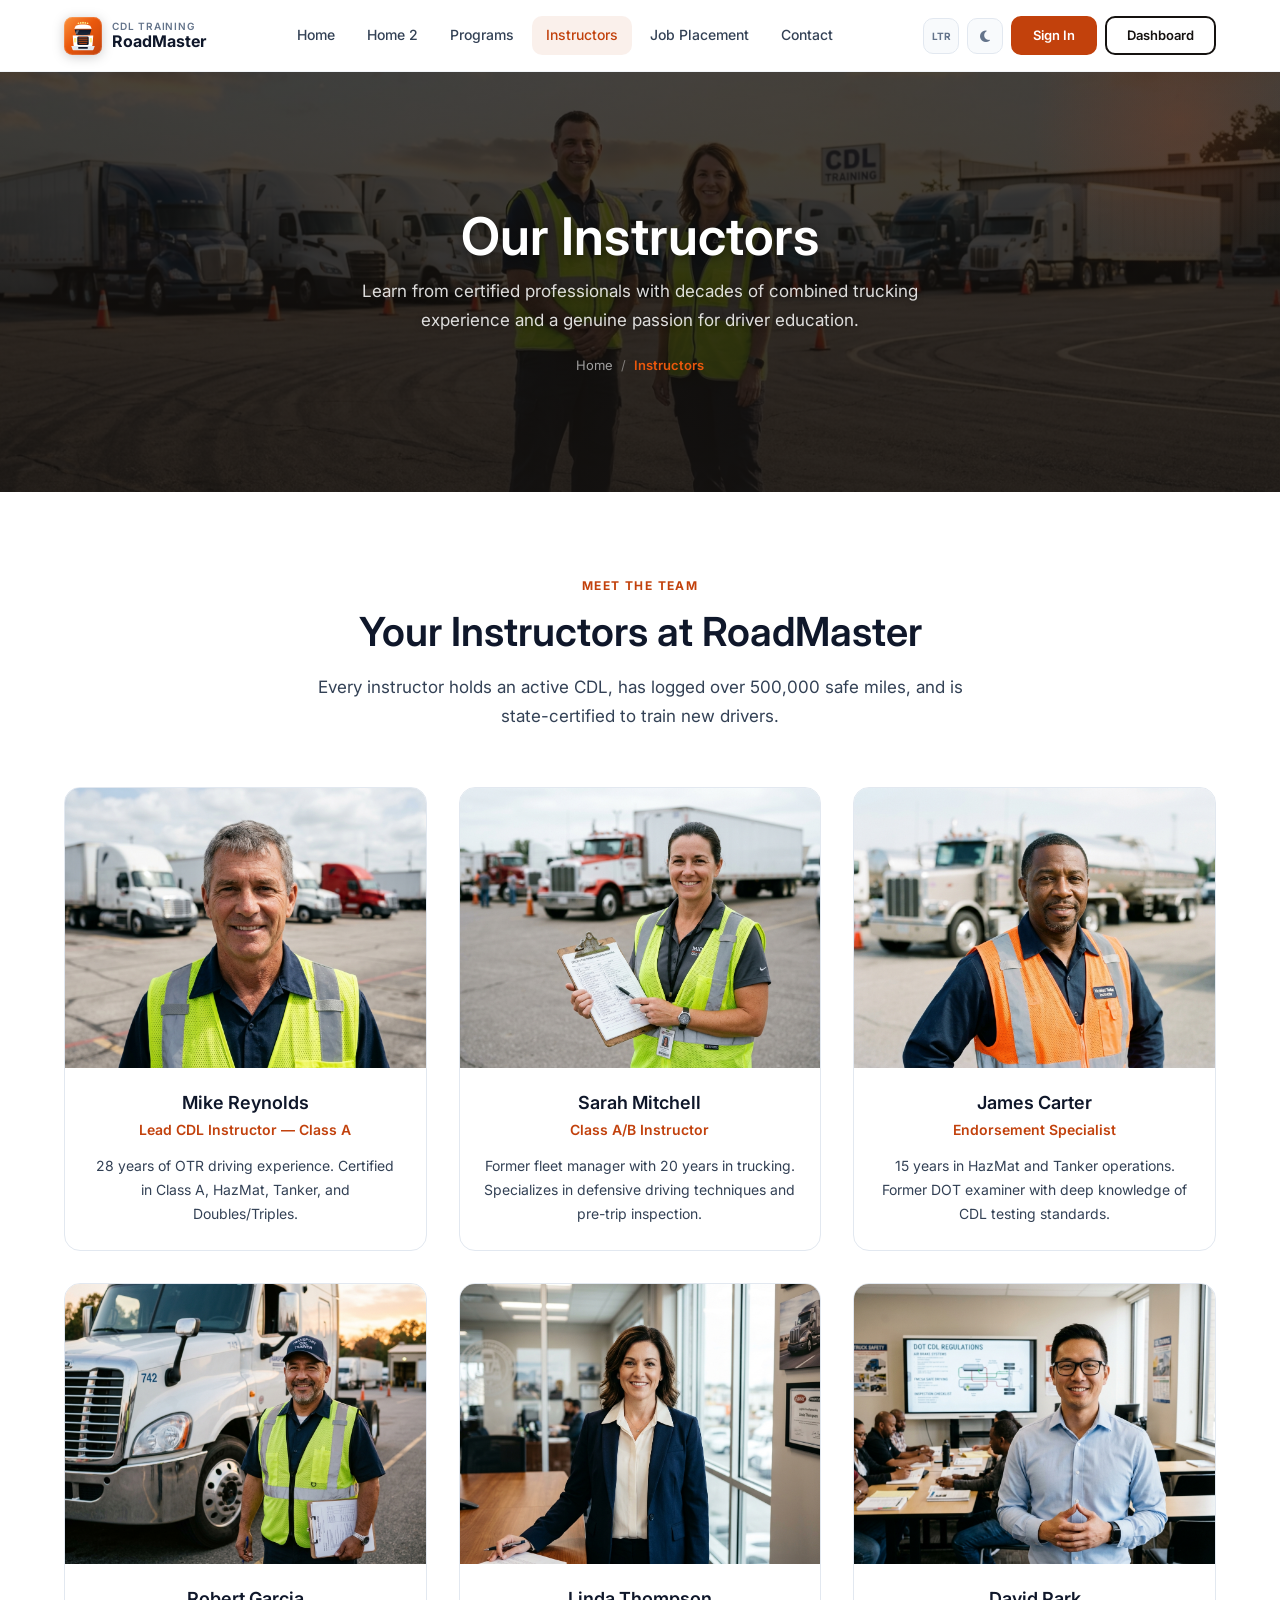
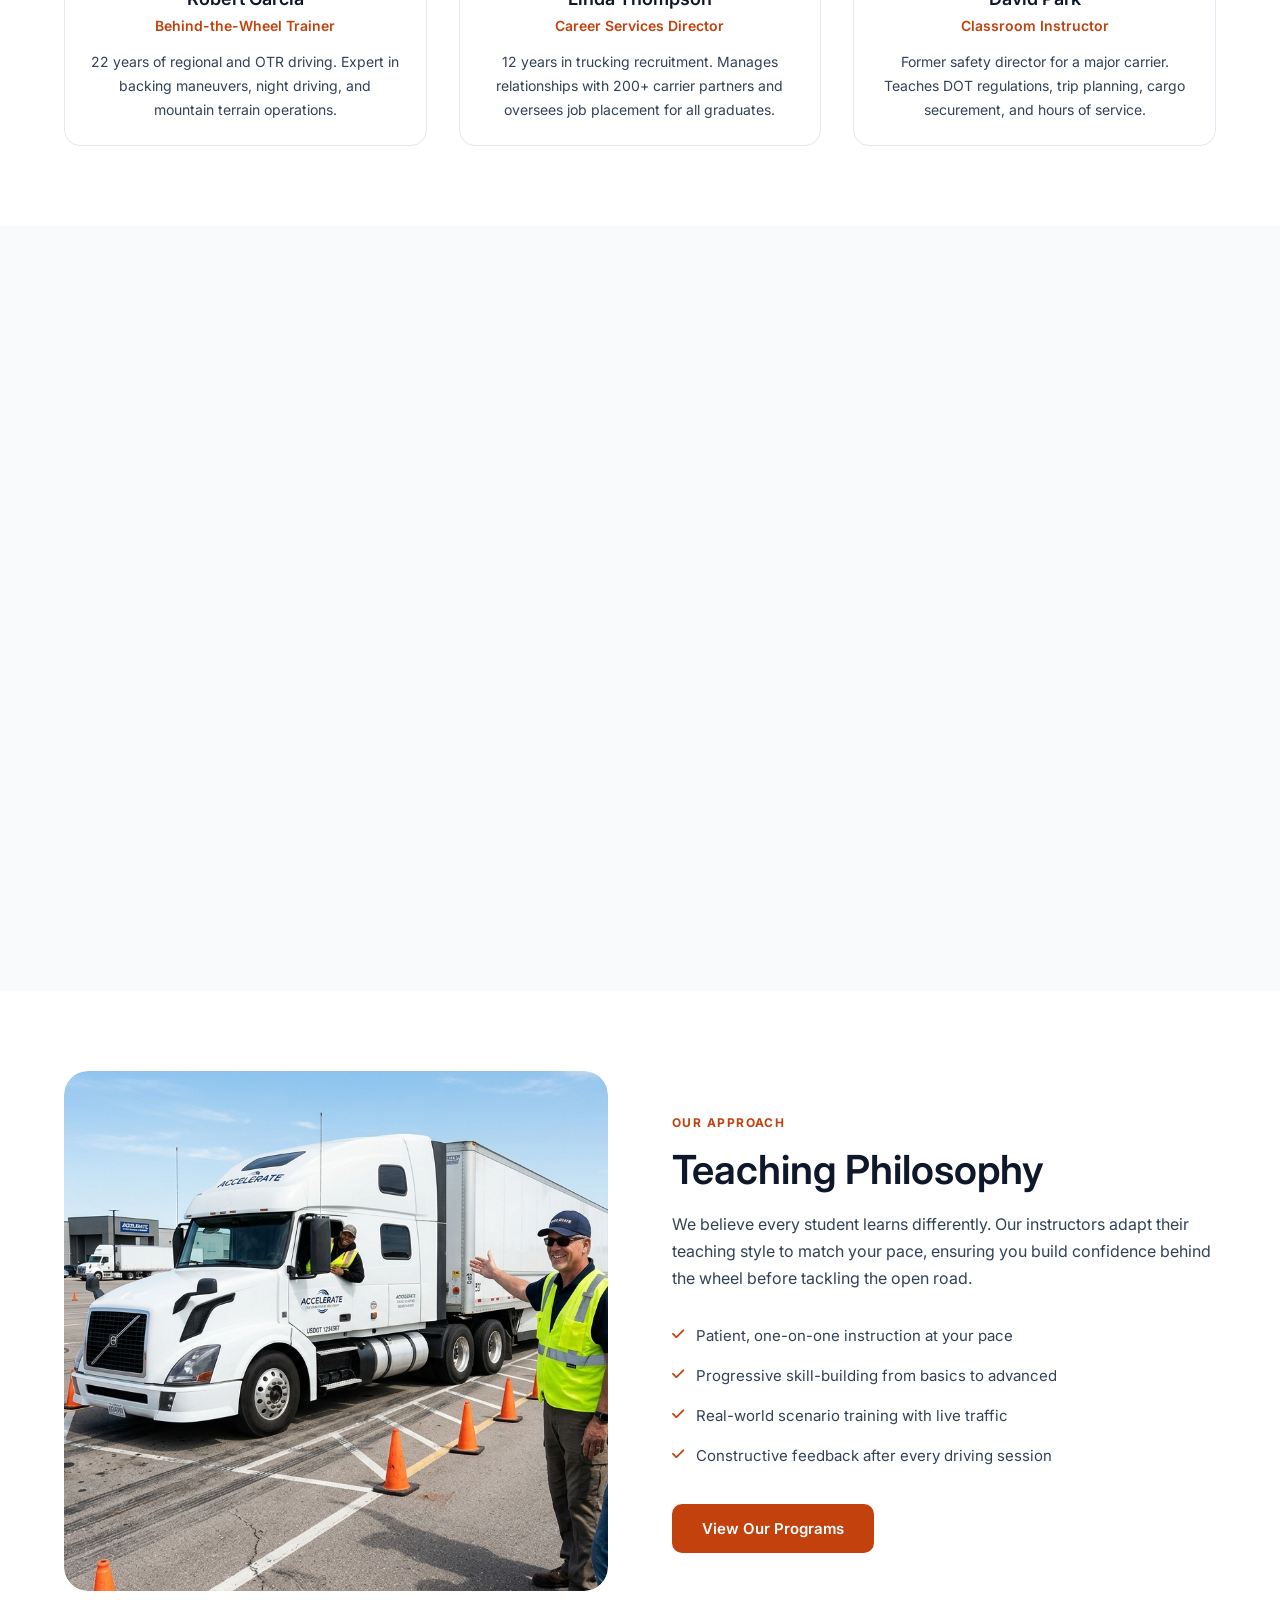
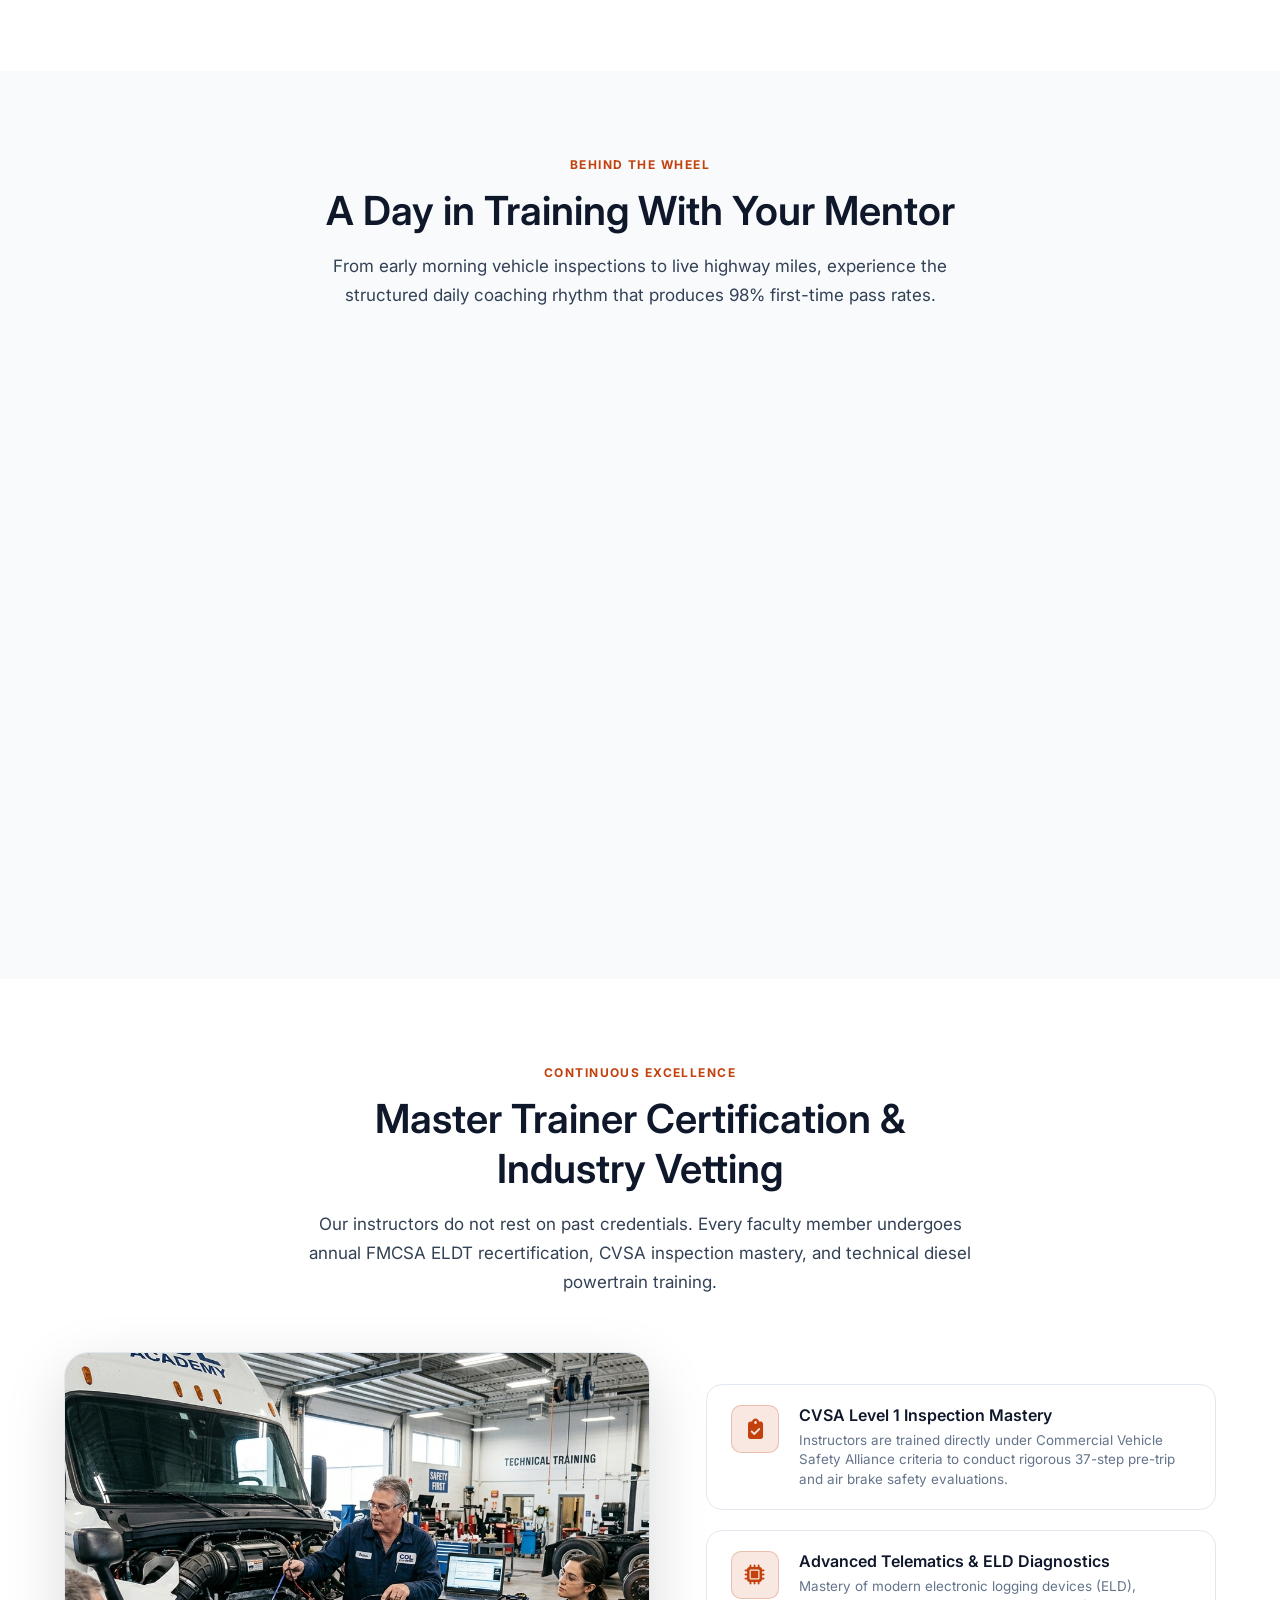
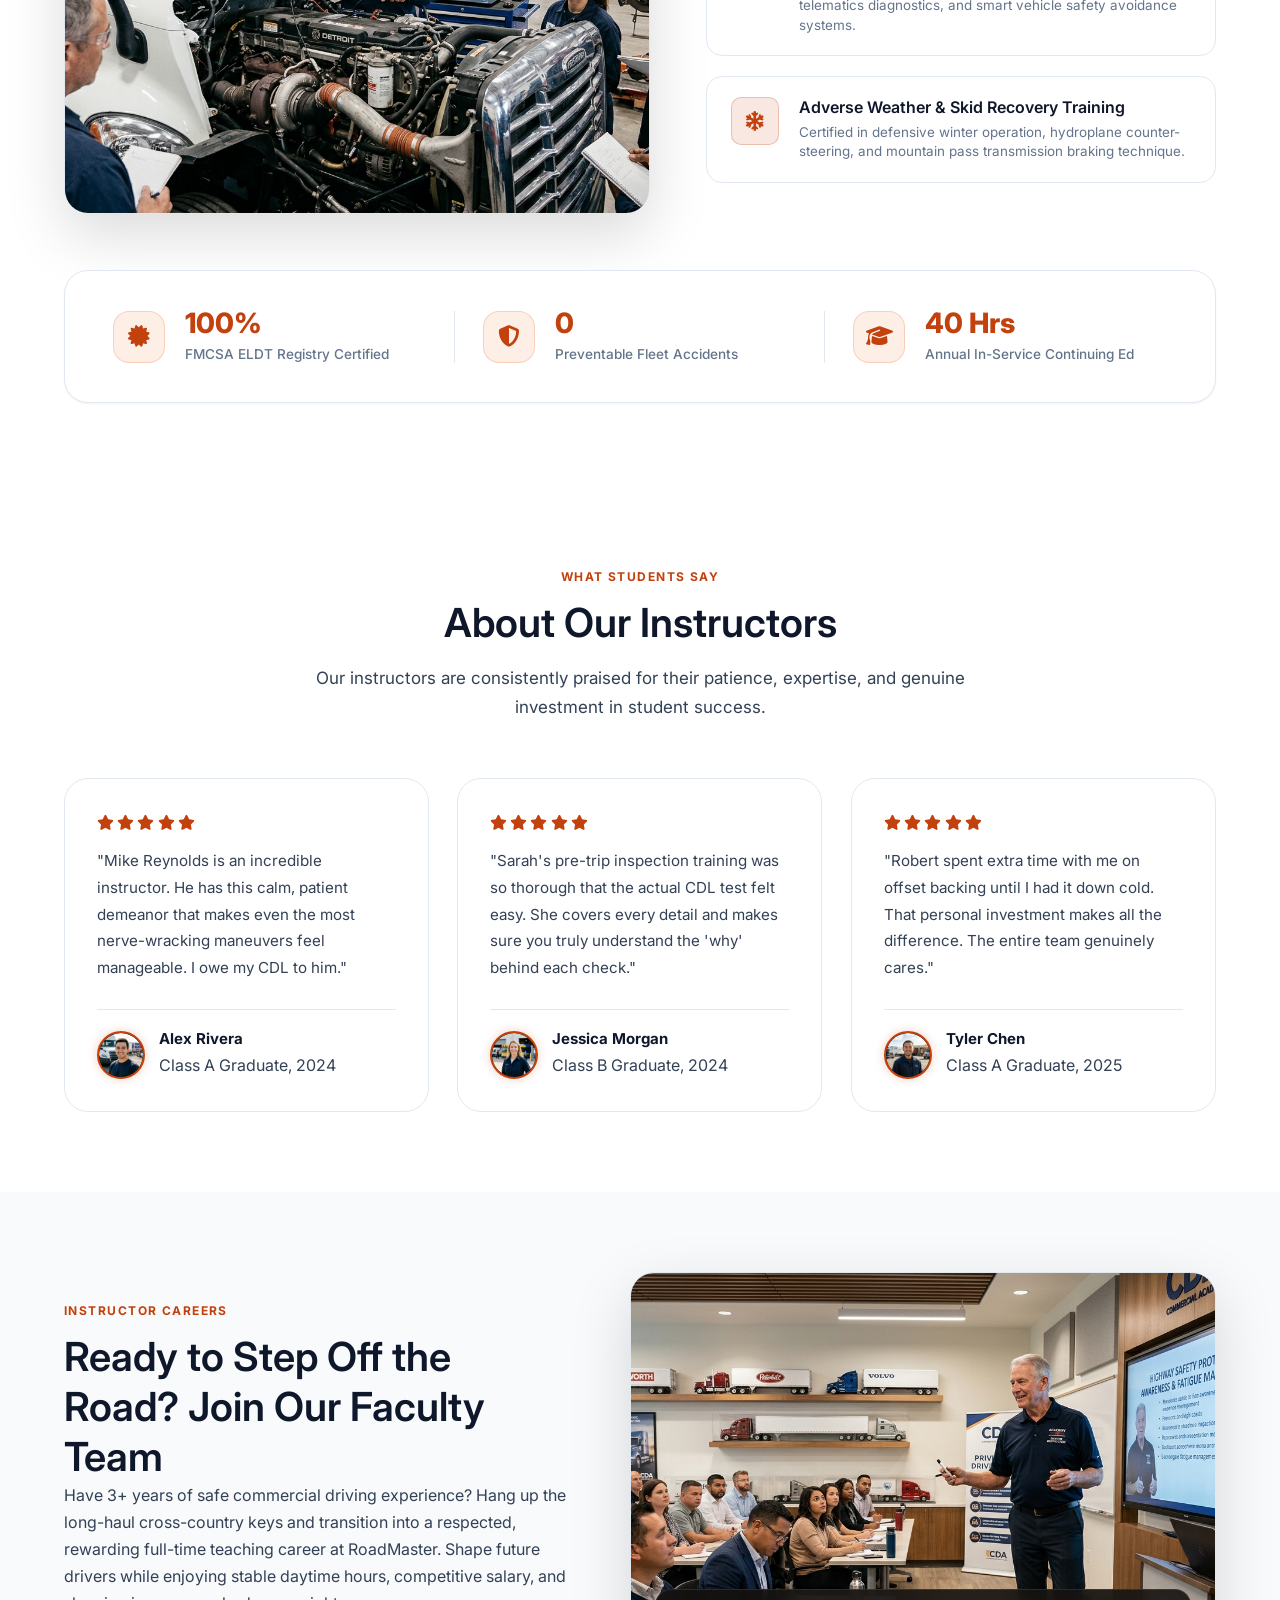
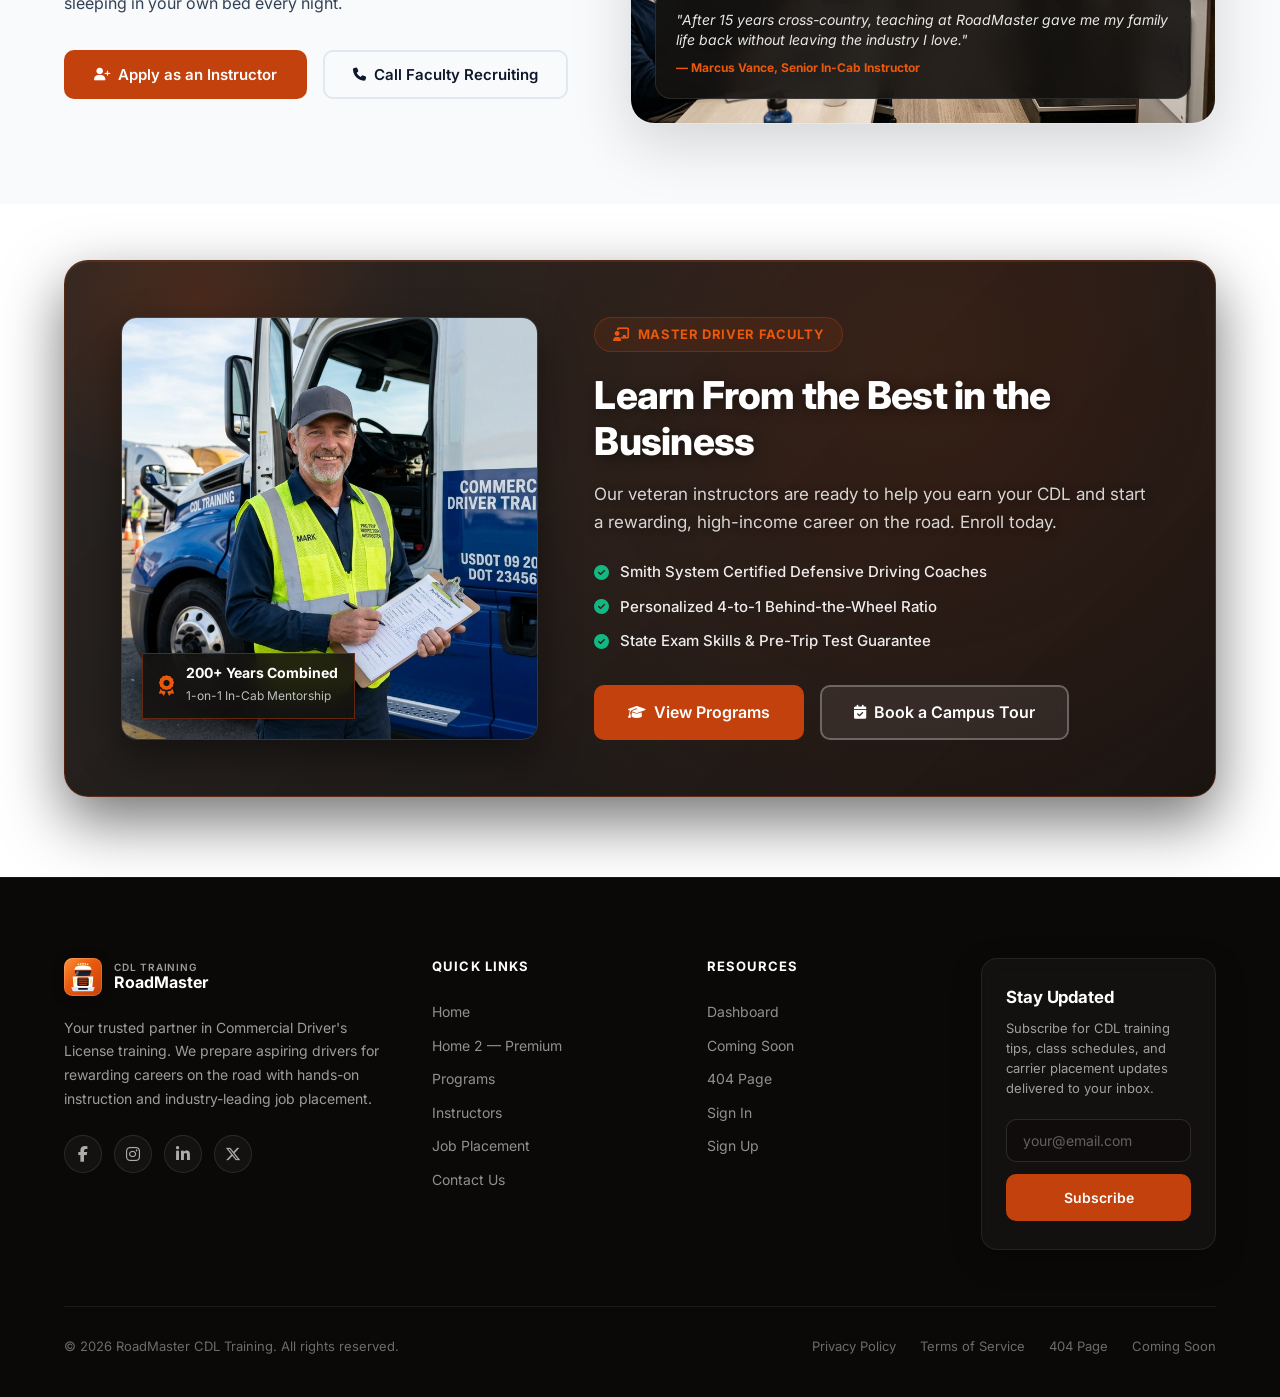
<file: instructors.html>
<!DOCTYPE html>
<html lang="en" dir="ltr" id="root-html">
<head>
    <meta charset="UTF-8">
    <meta name="viewport" content="width=device-width, initial-scale=1.0">
    <title>Our CDL Instructors — RoadMaster CDL Training School</title>
    <meta name="description" content="Meet the experienced CDL instructors at RoadMaster. Our certified trainers bring decades of real-world trucking experience to every lesson.">
    <link rel="icon" href="favicon.svg" type="image/svg+xml">
    <link rel="preconnect" href="https://fonts.googleapis.com">
    <link rel="preconnect" href="https://fonts.gstatic.com" crossorigin>
    <link href="https://fonts.googleapis.com/css2?family=Inter:wght@400;500;600;700;800&display=swap" rel="stylesheet">
    <link rel="stylesheet" href="https://cdnjs.cloudflare.com/ajax/libs/font-awesome/6.5.1/css/all.min.css">
    <link rel="stylesheet" href="style.css">
    <script>(function(){try{if(localStorage.getItem('cdl-dark')==='1'){document.documentElement.classList.add('dark')}if(localStorage.getItem('cdl-rtl')==='1'){document.documentElement.setAttribute('dir','rtl')}}catch(e){}})();</script>
</head>
<body>
<div id="navbar-placeholder"></div>

<!-- SECTION 1: PAGE BANNER -->
<section class="page-banner page-banner-instructors">
    <h1>Our Instructors</h1>
    <p>Learn from certified professionals with decades of combined trucking experience and a genuine passion for driver education.</p>
    <div class="breadcrumb"><a href="index.html">Home</a><span>/</span><span class="current">Instructors</span></div>
</section>

<!-- SECTION 2: INSTRUCTOR TEAM -->
<section class="section">
    <div class="container">
        <div class="section-header fade-up">
            <span class="section-label">Meet the Team</span>
            <h2>Your Instructors at RoadMaster</h2>
            <p>Every instructor holds an active CDL, has logged over 500,000 safe miles, and is state-certified to train new drivers.</p>
        </div>
        <div class="instructors-grid">
            <div class="instructor-card fade-up">
                <img class="instructor-card-img" src="assets/images/instructor-mike-reynolds.jpg" alt="Lead CDL instructor Mike Reynolds" loading="lazy">
                <div class="instructor-card-body">
                    <h4>Mike Reynolds</h4>
                    <p class="instructor-role">Lead CDL Instructor — Class A</p>
                    <p>28 years of OTR driving experience. Certified in Class A, HazMat, Tanker, and Doubles/Triples.</p>
                </div>
            </div>
            <div class="instructor-card fade-up">
                <img class="instructor-card-img" src="assets/images/instructor-sarah-mitchell.jpg" alt="CDL instructor Sarah Mitchell" loading="lazy">
                <div class="instructor-card-body">
                    <h4>Sarah Mitchell</h4>
                    <p class="instructor-role">Class A/B Instructor</p>
                    <p>Former fleet manager with 20 years in trucking. Specializes in defensive driving techniques and pre-trip inspection.</p>
                </div>
            </div>
            <div class="instructor-card fade-up">
                <img class="instructor-card-img" src="assets/images/instructor-james-carter.jpg" alt="CDL endorsement specialist James Carter" loading="lazy">
                <div class="instructor-card-body">
                    <h4>James Carter</h4>
                    <p class="instructor-role">Endorsement Specialist</p>
                    <p>15 years in HazMat and Tanker operations. Former DOT examiner with deep knowledge of CDL testing standards.</p>
                </div>
            </div>
            <div class="instructor-card fade-up">
                <img class="instructor-card-img" src="assets/images/instructor-robert-garcia.jpg" alt="Behind-the-wheel instructor Robert Garcia" loading="lazy">
                <div class="instructor-card-body">
                    <h4>Robert Garcia</h4>
                    <p class="instructor-role">Behind-the-Wheel Trainer</p>
                    <p>22 years of regional and OTR driving. Expert in backing maneuvers, night driving, and mountain terrain operations.</p>
                </div>
            </div>
            <div class="instructor-card fade-up">
                <img class="instructor-card-img" src="assets/images/instructor-linda-thompson.jpg" alt="Career services director Linda Thompson" loading="lazy">
                <div class="instructor-card-body">
                    <h4>Linda Thompson</h4>
                    <p class="instructor-role">Career Services Director</p>
                    <p>12 years in trucking recruitment. Manages relationships with 200+ carrier partners and oversees job placement for all graduates.</p>
                </div>
            </div>
            <div class="instructor-card fade-up">
                <img class="instructor-card-img" src="assets/images/instructor-david-park.jpg" alt="Classroom instructor David Park" loading="lazy">
                <div class="instructor-card-body">
                    <h4>David Park</h4>
                    <p class="instructor-role">Classroom Instructor</p>
                    <p>Former safety director for a major carrier. Teaches DOT regulations, trip planning, cargo securement, and hours of service.</p>
                </div>
            </div>
        </div>
    </div>
</section>

<!-- SECTION 3: QUALIFICATIONS — Icon Row -->
<section class="section section-alt">
    <div class="container">
        <div class="section-header fade-up">
            <span class="section-label">Our Standards</span>
            <h2>Instructor Qualifications</h2>
            <p>We hold our instructors to the highest standards in the industry, ensuring you receive the best possible training.</p>
        </div>
        <div class="qual-grid">
            <div class="qual-card fade-up">
                <div class="qual-card-glow"></div>
                <div class="qual-icon-wrapper">
                    <i class="fas fa-id-card"></i>
                </div>
                <span class="qual-tag">100% Verified</span>
                <h4>Active CDL Holders</h4>
                <p>Every instructor maintains an active Class A CDL with zero preventable violations and clean driving records.</p>
                <div class="qual-perk">
                    <i class="fas fa-circle-check"></i> Clean MVR Mandate
                </div>
            </div>

            <div class="qual-card fade-up">
                <div class="qual-card-glow"></div>
                <div class="qual-icon-wrapper">
                    <i class="fas fa-road"></i>
                </div>
                <span class="qual-tag">Veteran Drivers</span>
                <h4>500K+ Safe Miles</h4>
                <p>At least half a million accident-free commercial highway miles navigating tight city docks and adverse weather.</p>
                <div class="qual-perk">
                    <i class="fas fa-shield-halved"></i> Proven Safety Record
                </div>
            </div>

            <div class="qual-card fade-up">
                <div class="qual-card-glow"></div>
                <div class="qual-icon-wrapper">
                    <i class="fas fa-certificate"></i>
                </div>
                <span class="qual-tag">Federally Vetted</span>
                <h4>State Certified</h4>
                <p>All instructors meet strict Entry-Level Driver Training (ELDT) criteria and state Department of Education licensure.</p>
                <div class="qual-perk">
                    <i class="fas fa-award"></i> Official Registry Listed
                </div>
            </div>

            <div class="qual-card fade-up">
                <div class="qual-card-glow"></div>
                <div class="qual-icon-wrapper">
                    <i class="fas fa-heart"></i>
                </div>
                <span class="qual-tag">Patience First</span>
                <h4>Passionate Educators</h4>
                <p>Dedicated mentors who treat every student with respect, personalized pacing, and supportive coaching.</p>
                <div class="qual-perk">
                    <i class="fas fa-user-check"></i> 1-on-1 Mentorship
                </div>
            </div>
        </div>
    </div>
</section>

<!-- SECTION 4: TEACHING PHILOSOPHY — Split -->
<section class="section">
    <div class="container">
        <div class="split-content">
            <div class="split-image slide-left">
                <img src="assets/images/driving-range-training.jpg" alt="CDL instructor guiding student through driving range maneuvers" loading="lazy">
            </div>
            <div class="split-text slide-right">
                <span class="section-label">Our Approach</span>
                <h2>Teaching Philosophy</h2>
                <p>We believe every student learns differently. Our instructors adapt their teaching style to match your pace, ensuring you build confidence behind the wheel before tackling the open road.</p>
                <ul class="check-list">
                    <li><i class="fas fa-check"></i> Patient, one-on-one instruction at your pace</li>
                    <li><i class="fas fa-check"></i> Progressive skill-building from basics to advanced</li>
                    <li><i class="fas fa-check"></i> Real-world scenario training with live traffic</li>
                    <li><i class="fas fa-check"></i> Constructive feedback after every driving session</li>
                </ul>
                <a href="programs.html" class="btn btn-primary">View Our Programs</a>
            </div>
        </div>
    </div>
</section>

<!-- SECTION 5: DAILY MENTORSHIP JOURNEY -->
<section class="section section-alt">
    <div class="container">
        <div class="section-header fade-up">
            <span class="section-label">Behind The Wheel</span>
            <h2>A Day in Training With Your Mentor</h2>
            <p>From early morning vehicle inspections to live highway miles, experience the structured daily coaching rhythm that produces 98% first-time pass rates.</p>
        </div>

        <div class="mentorship-timeline-grid">
            <!-- Phase 1 -->
            <div class="mentor-phase-card fade-up">
                <div class="phase-time-badge">
                    <i class="fas fa-clock"></i> 07:30 AM
                </div>
                <div class="phase-card-icon">
                    <i class="fas fa-clipboard-check"></i>
                </div>
                <h4>100-Point Pre-Trip Walkaround</h4>
                <p>Hands-on physical component inspection with your mentor: air brake leak-downs, fifth-wheel locking pins, steering knuckles, and tire pressures.</p>
                <div class="phase-skill-pill">
                    <i class="fas fa-check"></i> Air Brake Diagnostics
                </div>
            </div>

            <!-- Phase 2 -->
            <div class="mentor-phase-card fade-up">
                <div class="phase-time-badge">
                    <i class="fas fa-clock"></i> 09:30 AM
                </div>
                <div class="phase-card-icon">
                    <i class="fas fa-arrows-to-dot"></i>
                </div>
                <h4>Closed-Range Precision Backing</h4>
                <p>Master tight maneuvers on our private 20-acre driving pad. 1-on-1 ground spotter guidance through straight-line, 90-degree alley dock, and parallel stalls.</p>
                <div class="phase-skill-pill">
                    <i class="fas fa-check"></i> Blind-Side Offset Mastery
                </div>
            </div>

            <!-- Phase 3 -->
            <div class="mentor-phase-card fade-up">
                <div class="phase-time-badge">
                    <i class="fas fa-clock"></i> 01:00 PM
                </div>
                <div class="phase-card-icon">
                    <i class="fas fa-road"></i>
                </div>
                <h4>Live highway Traffic Navigation</h4>
                <p>Head onto real Memphis highway lanes and city freight corridors. Practice float shifting, progressive braking, blind-spot sweeps, and safe merges.</p>
                <div class="phase-skill-pill">
                    <i class="fas fa-check"></i> Smith System 5-Keys
                </div>
            </div>

        </div>

        <!-- Faculty Assurance Ribbon -->
        <div class="mentorship-trust-ribbon fade-up">
            <div class="ribbon-item">
                <div class="ribbon-icon"><i class="fas fa-shield-halved"></i></div>
                <div>
                    <strong>Full-Time Salaried Faculty</strong>
                    <span>Never rushed for commercial freight</span>
                </div>
            </div>
            <div class="ribbon-divider"></div>
            <div class="ribbon-item">
                <div class="ribbon-icon"><i class="fas fa-user-check"></i></div>
                <div>
                    <strong>4:1 Max Student-to-Cab</strong>
                    <span>Maximum individual seat time every day</span>
                </div>
            </div>
            <div class="ribbon-divider"></div>
            <div class="ribbon-item">
                <div class="ribbon-icon"><i class="fas fa-award"></i></div>
                <div>
                    <strong>98.4% Skills Exam Pass</strong>
                    <span>State examiner recognized training</span>
                </div>
            </div>
        </div>
    </div>
</section>

<!-- SECTION: MASTER TRAINER CERTIFICATION -->
<section class="section">
    <div class="container">
        <div class="section-header fade-up">
            <span class="section-label">Continuous Excellence</span>
            <h2>Master Trainer Certification & Industry Vetting</h2>
            <p>Our instructors do not rest on past credentials. Every faculty member undergoes annual FMCSA ELDT recertification, CVSA inspection mastery, and technical diesel powertrain training.</p>
        </div>
        <div class="master-creds-container">
            <div class="master-creds-visual slide-left">
                <img src="assets/images/instructor-master-certification.jpg" alt="Master CDL instructor conducting technical CVSA inspection and diesel diagnostics training" loading="lazy">
            </div>
            <div class="master-creds-stack slide-right">
                <div class="cred-card">
                    <div class="cred-icon-box"><i class="fas fa-clipboard-check"></i></div>
                    <div class="cred-info">
                        <h4>CVSA Level 1 Inspection Mastery</h4>
                        <p>Instructors are trained directly under Commercial Vehicle Safety Alliance criteria to conduct rigorous 37-step pre-trip and air brake safety evaluations.</p>
                    </div>
                </div>
                <div class="cred-card">
                    <div class="cred-icon-box"><i class="fas fa-microchip"></i></div>
                    <div class="cred-info">
                        <h4>Advanced Telematics & ELD Diagnostics</h4>
                        <p>Mastery of modern electronic logging devices (ELD), telematics diagnostics, and smart vehicle safety avoidance systems.</p>
                    </div>
                </div>
                <div class="cred-card">
                    <div class="cred-icon-box"><i class="fas fa-snowflake"></i></div>
                    <div class="cred-info">
                        <h4>Adverse Weather & Skid Recovery Training</h4>
                        <p>Certified in defensive winter operation, hydroplane counter-steering, and mountain pass transmission braking technique.</p>
                    </div>
                </div>
            </div>
        </div>
        <div class="master-creds-stats fade-up">
            <div class="mcred-stat">
                <div class="mcred-icon"><i class="fas fa-certificate"></i></div>
                <div class="mcred-info">
                    <strong>100%</strong>
                    <span>FMCSA ELDT Registry Certified</span>
                </div>
            </div>
            <div class="mcred-stat">
                <div class="mcred-icon"><i class="fas fa-shield-halved"></i></div>
                <div class="mcred-info">
                    <strong>0</strong>
                    <span>Preventable Fleet Accidents</span>
                </div>
            </div>
            <div class="mcred-stat">
                <div class="mcred-icon"><i class="fas fa-graduation-cap"></i></div>
                <div class="mcred-info">
                    <strong>40 Hrs</strong>
                    <span>Annual In-Service Continuing Ed</span>
                </div>
            </div>
        </div>
    </div>
</section>

<!-- SECTION 6: TESTIMONIALS -->
<section class="section">
    <div class="container">
        <div class="section-header fade-up">
            <span class="section-label">What Students Say</span>
            <h2>About Our Instructors</h2>
            <p>Our instructors are consistently praised for their patience, expertise, and genuine investment in student success.</p>
        </div>
        <div class="testimonials-grid">
            <div class="testimonial-card fade-up">
                <div class="testimonial-stars"><i class="fas fa-star"></i><i class="fas fa-star"></i><i class="fas fa-star"></i><i class="fas fa-star"></i><i class="fas fa-star"></i></div>
                <p class="testimonial-text">"Mike Reynolds is an incredible instructor. He has this calm, patient demeanor that makes even the most nerve-wracking maneuvers feel manageable. I owe my CDL to him."</p>
                <div class="testimonial-author">
                    <div class="testimonial-avatar">
                        <img src="assets/images/grad-alex-rivera.jpg" alt="Alex Rivera - Class A Graduate" loading="lazy">
                    </div>
                    <div class="testimonial-info"><h5>Alex Rivera</h5><p>Class A Graduate, 2024</p></div>
                </div>
            </div>
            <div class="testimonial-card fade-up">
                <div class="testimonial-stars"><i class="fas fa-star"></i><i class="fas fa-star"></i><i class="fas fa-star"></i><i class="fas fa-star"></i><i class="fas fa-star"></i></div>
                <p class="testimonial-text">"Sarah's pre-trip inspection training was so thorough that the actual CDL test felt easy. She covers every detail and makes sure you truly understand the 'why' behind each check."</p>
                <div class="testimonial-author">
                    <div class="testimonial-avatar">
                        <img src="assets/images/grad-jessica-morgan.jpg" alt="Jessica Morgan - Class B Graduate" loading="lazy">
                    </div>
                    <div class="testimonial-info"><h5>Jessica Morgan</h5><p>Class B Graduate, 2024</p></div>
                </div>
            </div>
            <div class="testimonial-card fade-up">
                <div class="testimonial-stars"><i class="fas fa-star"></i><i class="fas fa-star"></i><i class="fas fa-star"></i><i class="fas fa-star"></i><i class="fas fa-star"></i></div>
                <p class="testimonial-text">"Robert spent extra time with me on offset backing until I had it down cold. That personal investment makes all the difference. The entire team genuinely cares."</p>
                <div class="testimonial-author">
                    <div class="testimonial-avatar">
                        <img src="assets/images/grad-tyler-chen.jpg" alt="Tyler Chen - Class A Graduate" loading="lazy">
                    </div>
                    <div class="testimonial-info"><h5>Tyler Chen</h5><p>Class A Graduate, 2025</p></div>
                </div>
            </div>
        </div>
    </div>
</section>

<!-- SECTION: JOIN OUR FACULTY -->
<section class="section section-alt">
    <div class="container">
        <div class="faculty-recruit-wrapper">
            <div class="faculty-content slide-left">
                <span class="section-label">Instructor Careers</span>
                <h2>Ready to Step Off the Road? Join Our Faculty Team</h2>
                <p>Have 3+ years of safe commercial driving experience? Hang up the long-haul cross-country keys and transition into a respected, rewarding full-time teaching career at RoadMaster. Shape future drivers while enjoying stable daytime hours, competitive salary, and sleeping in your own bed every night.</p>
                
                <div class="faculty-actions">
                    <a href="contact.html" class="btn btn-primary"><i class="fas fa-user-plus"></i> Apply as an Instructor</a>
                    <a href="tel:8005550123" class="btn btn-secondary"><i class="fas fa-phone"></i> Call Faculty Recruiting</a>
                </div>
            </div>
            <div class="faculty-visual slide-right">
                <img src="assets/images/instructor-train-the-trainer.jpg" alt="Commercial driving academy instructor teaching students in modern seminar room" loading="lazy">
                <div class="faculty-quote-card">
                    <p>"After 15 years cross-country, teaching at RoadMaster gave me my family life back without leaving the industry I love."</p>
                    <div class="quote-author">— Marcus Vance, Senior In-Cab Instructor</div>
                </div>
            </div>
        </div>
    </div>
</section>

<!-- SECTION 7: CTA — Split Image Left, Text Right -->
<section class="cta-split-section">
    <div class="container">
        <div class="cta-split-card reverse fade-up">
            <div class="cta-split-glow"></div>
            
            <div class="cta-split-visual">
                <img src="assets/images/cta-instructors.jpg" alt="Experienced CDL instructor in high-visibility safety vest holding pre-trip checklist" loading="lazy">
                <div class="cta-split-float-badge">
                    <i class="fas fa-award"></i>
                    <div>
                        <strong>200+ Years Combined</strong>
                        <span>1-on-1 In-Cab Mentorship</span>
                    </div>
                </div>
            </div>

            <div class="cta-split-content">
                <span class="cta-split-badge"><i class="fas fa-chalkboard-user"></i> Master Driver Faculty</span>
                <h2>Learn From the Best in the Business</h2>
                <p>Our veteran instructors are ready to help you earn your CDL and start a rewarding, high-income career on the road. Enroll today.</p>
                <div class="cta-split-perks">
                    <div class="cta-split-perk-item"><i class="fas fa-circle-check"></i> <span>Smith System Certified Defensive Driving Coaches</span></div>
                    <div class="cta-split-perk-item"><i class="fas fa-circle-check"></i> <span>Personalized 4-to-1 Behind-the-Wheel Ratio</span></div>
                    <div class="cta-split-perk-item"><i class="fas fa-circle-check"></i> <span>State Exam Skills & Pre-Trip Test Guarantee</span></div>
                </div>
                <div class="cta-split-actions">
                    <a href="programs.html" class="btn btn-primary btn-lg"><i class="fas fa-graduation-cap"></i> View Programs</a>
                    <a href="contact.html" class="btn btn-secondary btn-lg"><i class="fas fa-calendar-check"></i> Book a Campus Tour</a>
                </div>
            </div>
        </div>
    </div>
</section>

<div id="footer-placeholder"></div>
<script src="components.js"></script>
</body>
</html>
</file>
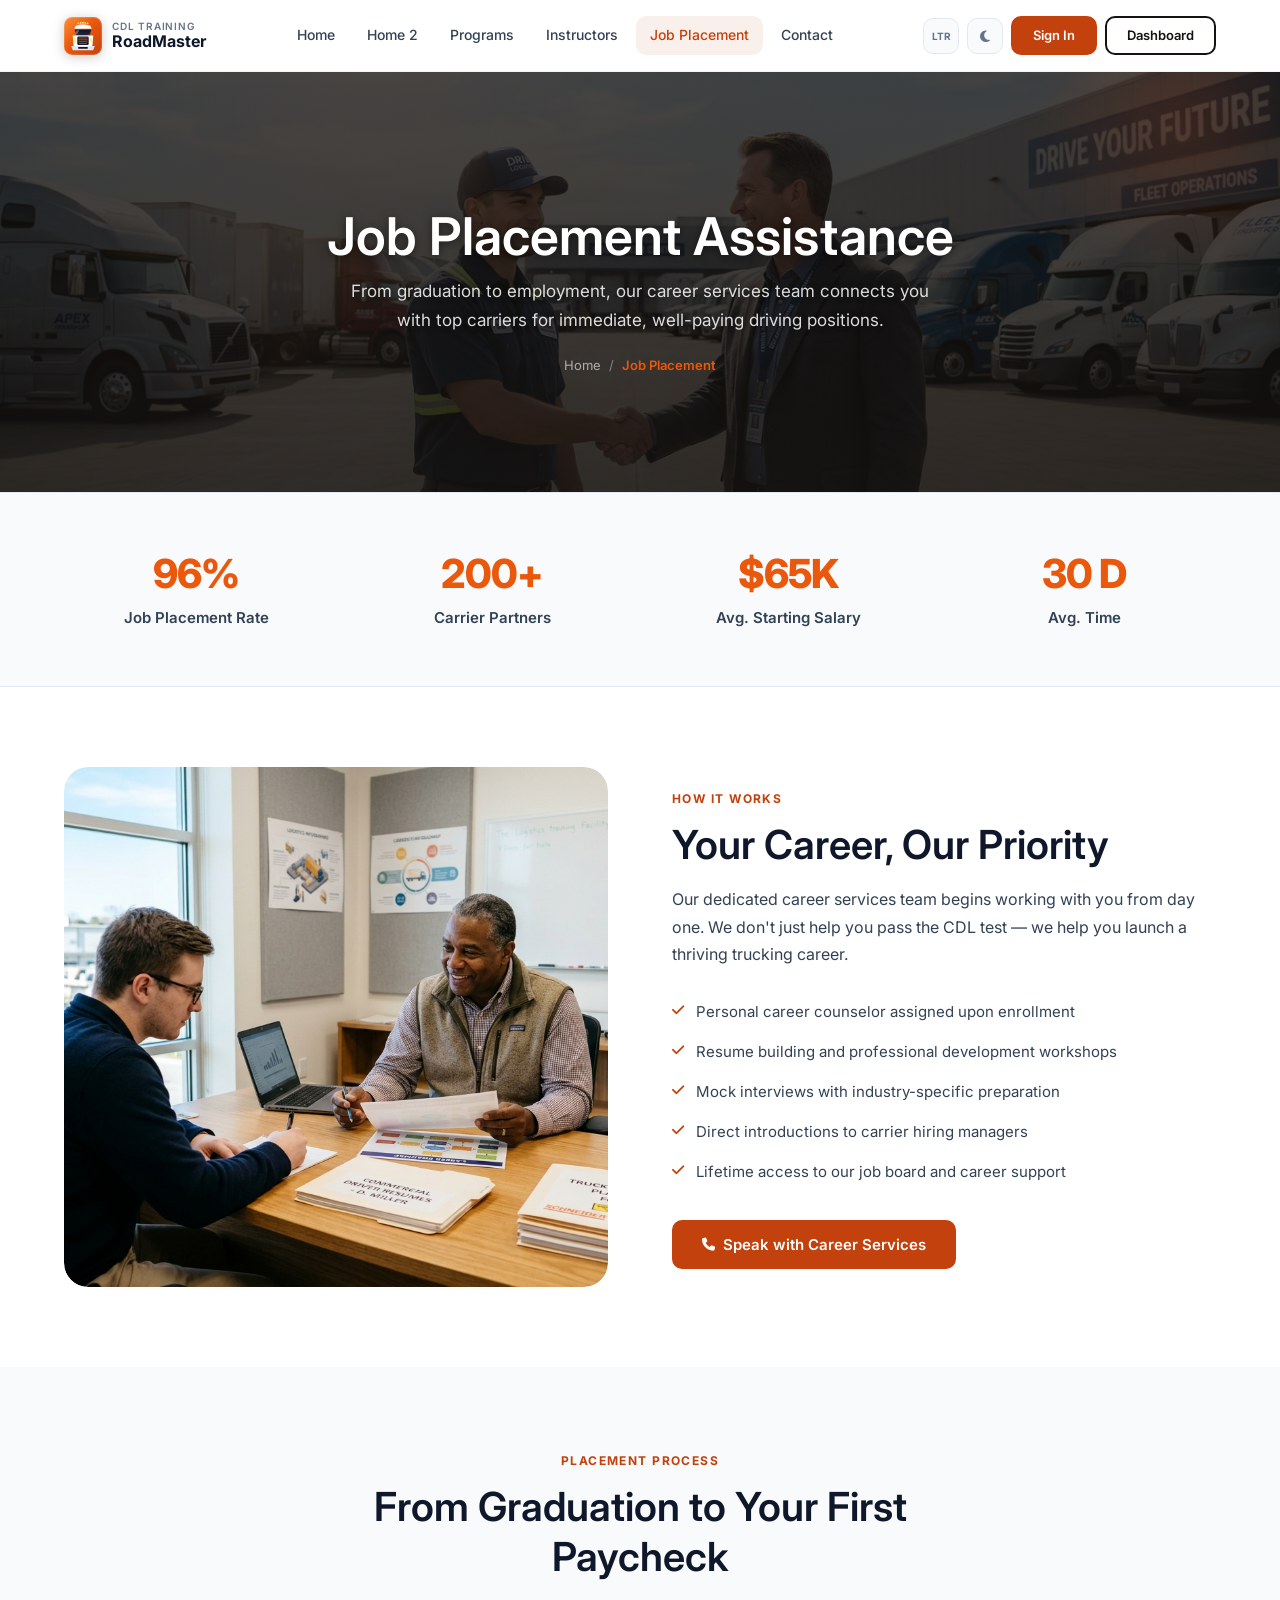
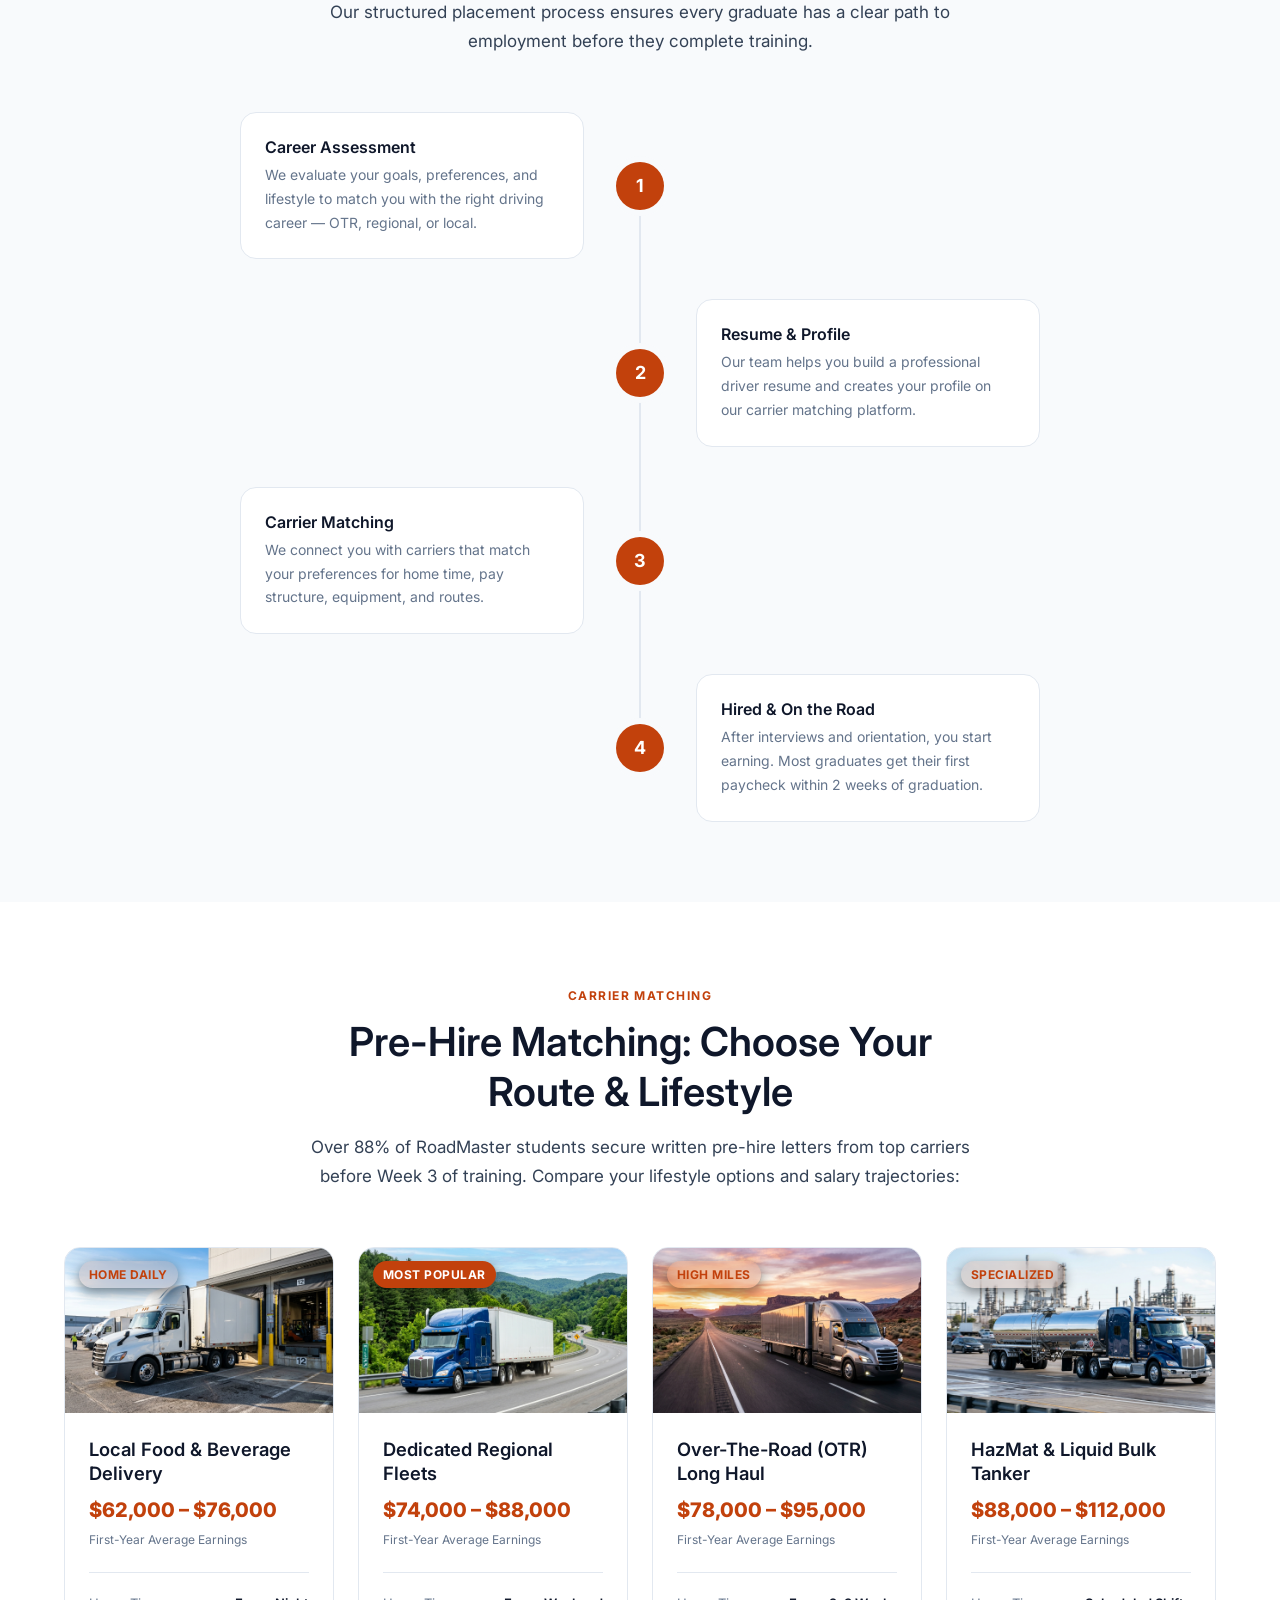
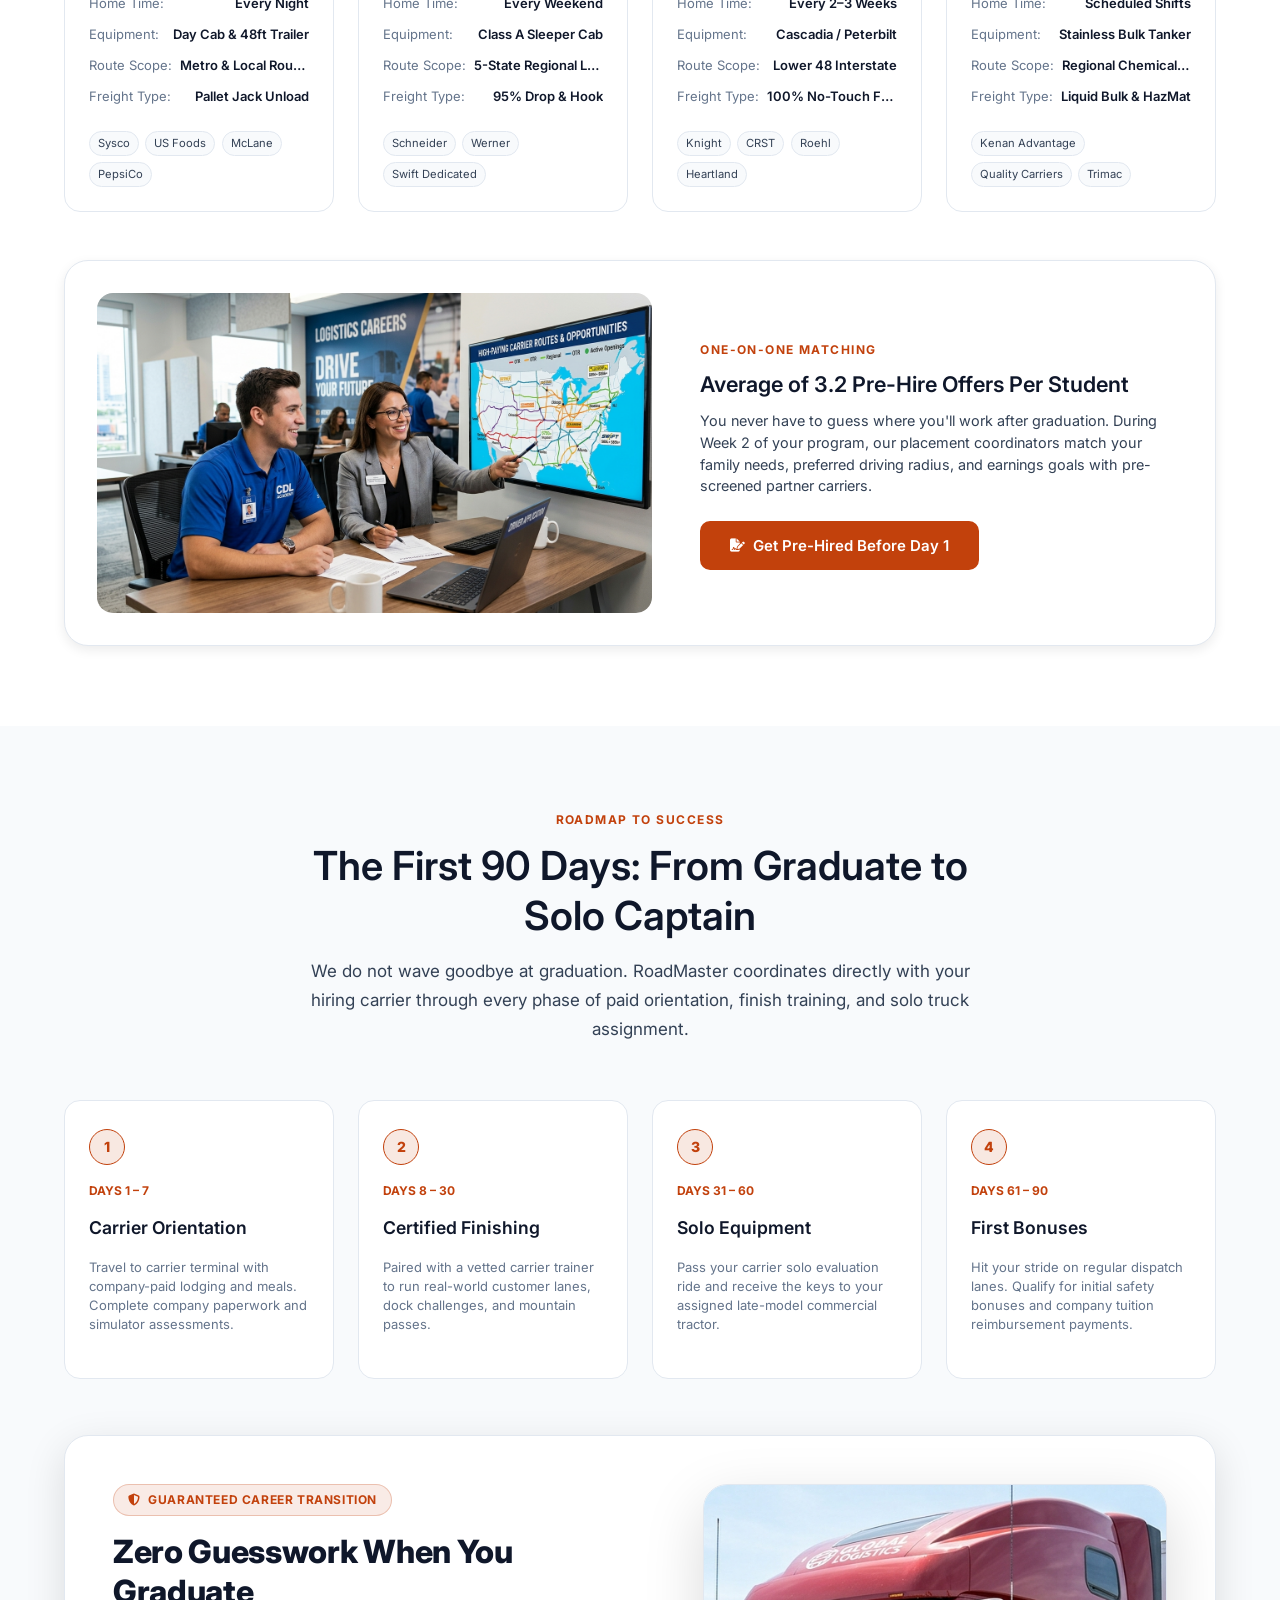
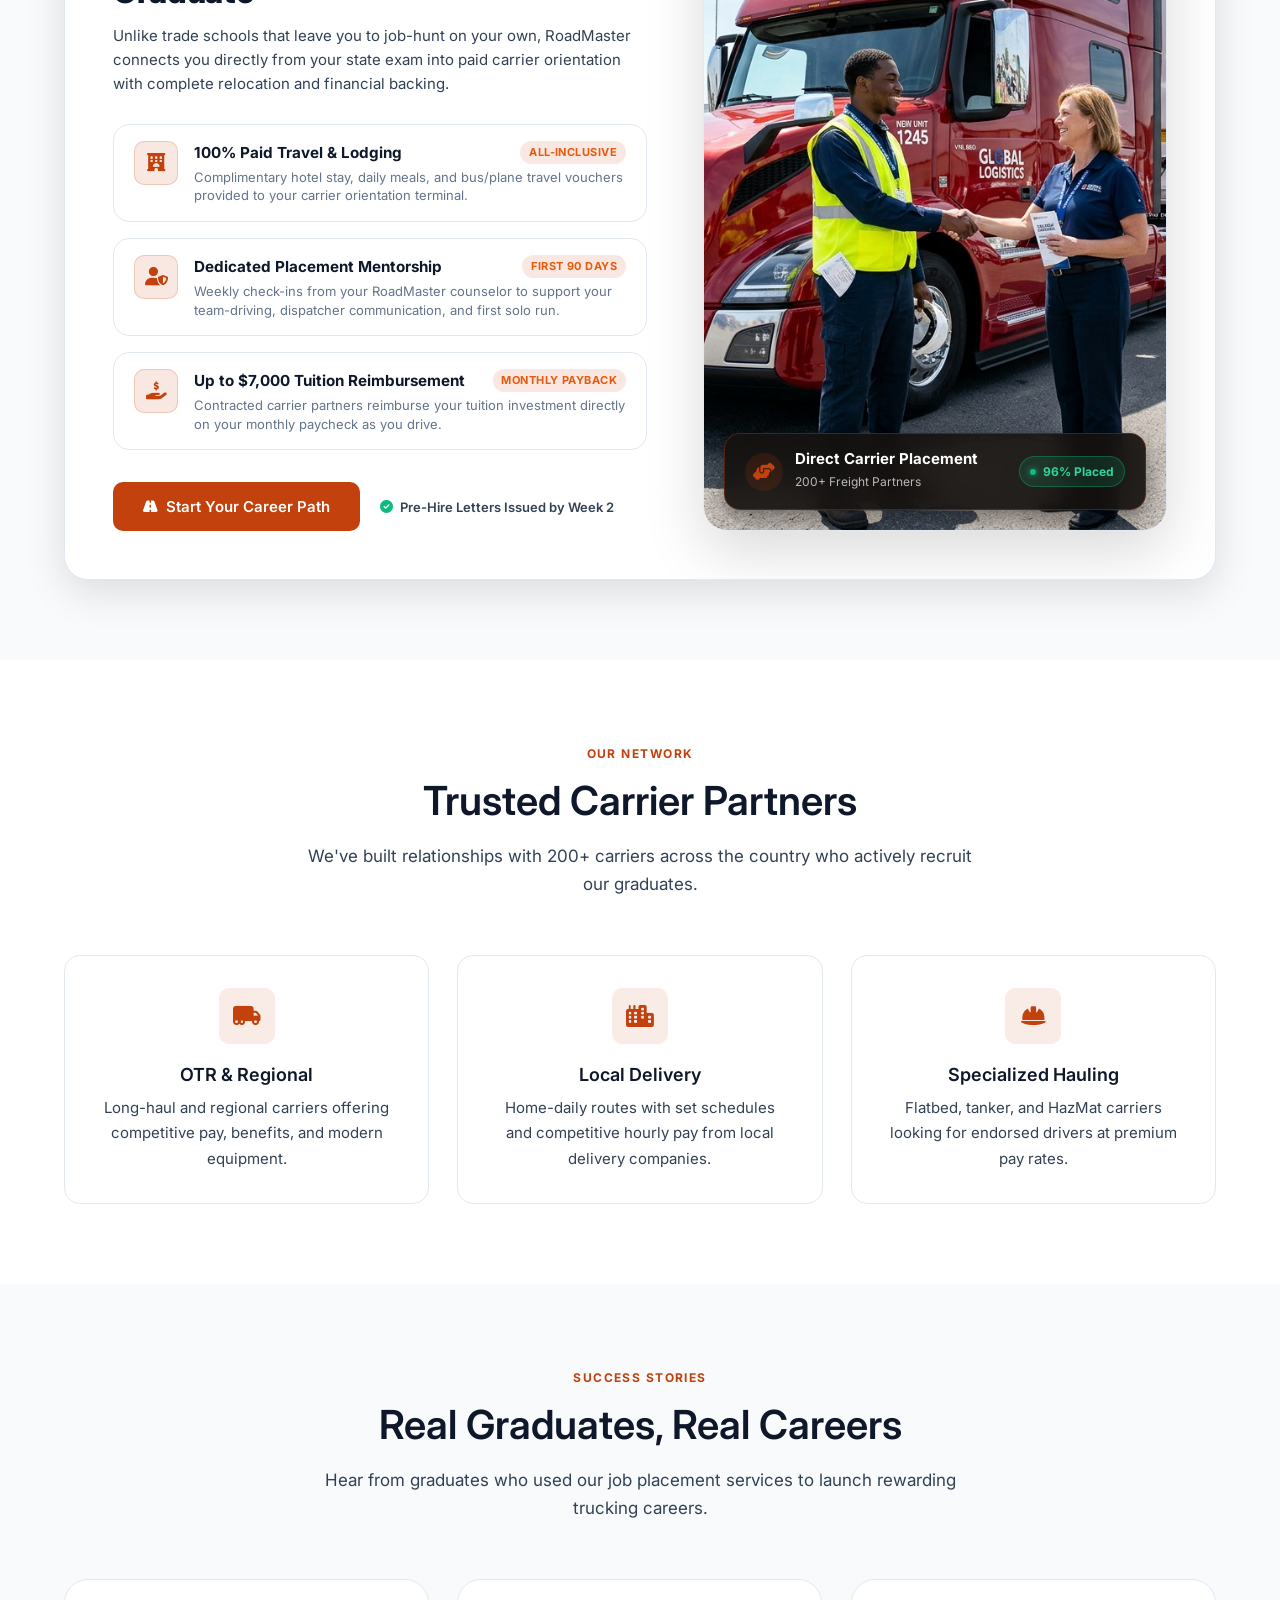
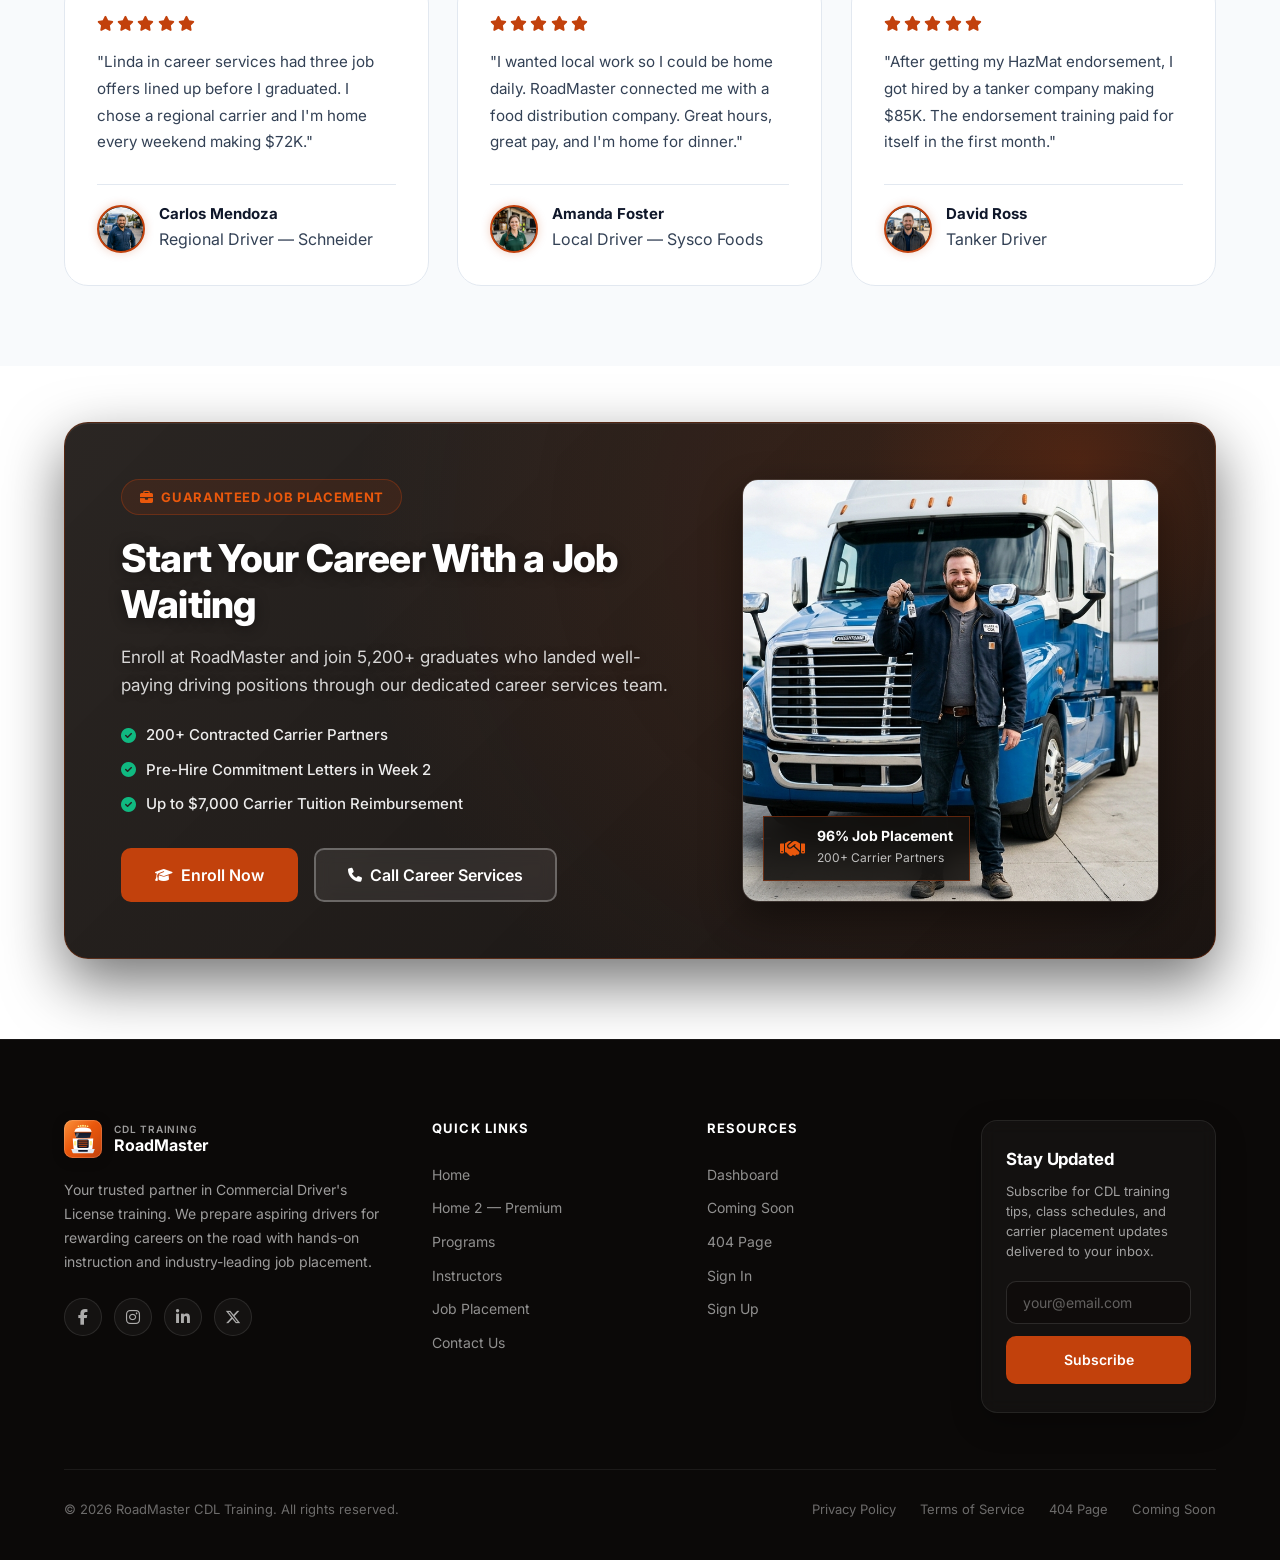
<file: job-placement.html>
<!DOCTYPE html>
<html lang="en" dir="ltr" id="root-html">
<head>
    <meta charset="UTF-8">
    <meta name="viewport" content="width=device-width, initial-scale=1.0">
    <title>Job Placement Assistance — RoadMaster CDL Training School</title>
    <meta name="description" content="RoadMaster CDL offers 96% job placement rate with 200+ carrier partners. Get hired within 30 days of graduation with our dedicated career services team.">
    <link rel="icon" href="favicon.svg" type="image/svg+xml">
    <link rel="preconnect" href="https://fonts.googleapis.com">
    <link rel="preconnect" href="https://fonts.gstatic.com" crossorigin>
    <link href="https://fonts.googleapis.com/css2?family=Inter:wght@400;500;600;700;800&display=swap" rel="stylesheet">
    <link rel="stylesheet" href="https://cdnjs.cloudflare.com/ajax/libs/font-awesome/6.5.1/css/all.min.css">
    <link rel="stylesheet" href="style.css">
    <script>(function(){try{if(localStorage.getItem('cdl-dark')==='1'){document.documentElement.classList.add('dark')}if(localStorage.getItem('cdl-rtl')==='1'){document.documentElement.setAttribute('dir','rtl')}}catch(e){}})();</script>
</head>
<body>
<div id="navbar-placeholder"></div>

<!-- SECTION 1: PAGE BANNER + STATS -->
<section class="page-banner page-banner-job-placement">
    <h1>Job Placement Assistance</h1>
    <p>From graduation to employment, our career services team connects you with top carriers for immediate, well-paying driving positions.</p>
    <div class="breadcrumb"><a href="index.html">Home</a><span>/</span><span class="current">Job Placement</span></div>
</section>
<section class="stats-banner">
    <div class="container">
        <div class="stats-grid">
            <div class="stat-item fade-up">
                <h3 data-count="96" data-suffix="%">0</h3>
                <p>Job Placement Rate</p>
            </div>
            <div class="stat-item fade-up">
                <h3 data-count="200" data-suffix="+">0</h3>
                <p>Carrier Partners</p>
            </div>
            <div class="stat-item fade-up">
                <h3 data-count="65" data-prefix="$" data-suffix="K">0</h3>
                <p>Avg. Starting Salary</p>
            </div>
            <div class="stat-item fade-up">
                <h3 data-count="30" data-suffix=" D">0</h3>
                <p>Avg. Time</p>
            </div>
        </div>
    </div>
</section>

<!-- SECTION 2: HOW PLACEMENT WORKS — Split -->
<section class="section">
    <div class="container">
        <div class="split-content">
            <div class="split-image slide-left">
                <img src="assets/images/placement-career-counselor.jpg" loading="lazy" alt="Career counselor meeting with CDL graduate about job placement">
            </div>
            <div class="split-text slide-right">
                <span class="section-label">How It Works</span>
                <h2>Your Career, Our Priority</h2>
                <p>Our dedicated career services team begins working with you from day one. We don't just help you pass the CDL test — we help you launch a thriving trucking career.</p>
                <ul class="check-list">
                    <li><i class="fas fa-check"></i> Personal career counselor assigned upon enrollment</li>
                    <li><i class="fas fa-check"></i> Resume building and professional development workshops</li>
                    <li><i class="fas fa-check"></i> Mock interviews with industry-specific preparation</li>
                    <li><i class="fas fa-check"></i> Direct introductions to carrier hiring managers</li>
                    <li><i class="fas fa-check"></i> Lifetime access to our job board and career support</li>
                </ul>
                <a href="contact.html" class="btn btn-primary"><i class="fas fa-phone"></i> Speak with Career Services</a>
            </div>
        </div>
    </div>
</section>

<!-- SECTION 3: PLACEMENT PROCESS — Zigzag Steps -->
<section class="section section-alt">
    <div class="container">
        <div class="section-header fade-up">
            <span class="section-label">Placement Process</span>
            <h2>From Graduation to Your First Paycheck</h2>
            <p>Our structured placement process ensures every graduate has a clear path to employment before they complete training.</p>
        </div>
        <div class="zigzag-steps">
            <div class="zigzag-step fade-up">
                <div class="zs-content">
                    <h4>Career Assessment</h4>
                    <p>We evaluate your goals, preferences, and lifestyle to match you with the right driving career — OTR, regional, or local.</p>
                </div>
                <div class="zs-number">1</div>
                <div class="zs-spacer"></div>
            </div>
            <div class="zigzag-step fade-up">
                <div class="zs-spacer"></div>
                <div class="zs-number">2</div>
                <div class="zs-content">
                    <h4>Resume & Profile</h4>
                    <p>Our team helps you build a professional driver resume and creates your profile on our carrier matching platform.</p>
                </div>
            </div>
            <div class="zigzag-step fade-up">
                <div class="zs-content">
                    <h4>Carrier Matching</h4>
                    <p>We connect you with carriers that match your preferences for home time, pay structure, equipment, and routes.</p>
                </div>
                <div class="zs-number">3</div>
                <div class="zs-spacer"></div>
            </div>
            <div class="zigzag-step fade-up">
                <div class="zs-spacer"></div>
                <div class="zs-number">4</div>
                <div class="zs-content">
                    <h4>Hired & On the Road</h4>
                    <p>After interviews and orientation, you start earning. Most graduates get their first paycheck within 2 weeks of graduation.</p>
                </div>
            </div>
        </div>
    </div>
</section>

<!-- SECTION: PRE-HIRE CARRIER ROUTE MATRIX -->
<section class="section">
    <div class="container">
        <div class="section-header fade-up">
            <span class="section-label">Carrier Matching</span>
            <h2>Pre-Hire Matching: Choose Your Route & Lifestyle</h2>
            <p>Over 88% of RoadMaster students secure written pre-hire letters from top carriers before Week 3 of training. Compare your lifestyle options and salary trajectories:</p>
        </div>
        <div class="route-matrix-grid">
            <div class="route-matrix-card fade-up">
                <div class="route-card-img-wrap">
                    <img class="route-card-img" src="assets/images/route-local-delivery.jpg" alt="Local food and beverage delivery day cab commercial vehicle" loading="lazy">
                    <span class="route-badge">Home Daily</span>
                </div>
                <div class="route-card-body">
                    <h3>Local Food &amp; Beverage Delivery</h3>
                    <div class="route-pay-block">
                        <span class="route-pay-value">$62,000 – $76,000</span>
                        <span class="route-pay-label">First-Year Average Earnings</span>
                    </div>
                    <ul class="route-specs-list">
                        <li><span class="label">Home Time:</span> <span class="value">Every Night</span></li>
                        <li><span class="label">Equipment:</span> <span class="value">Day Cab &amp; 48ft Trailer</span></li>
                        <li><span class="label">Route Scope:</span> <span class="value">Metro &amp; Local Routes</span></li>
                        <li><span class="label">Freight Type:</span> <span class="value">Pallet Jack Unload</span></li>
                    </ul>
                    <div class="carrier-tags">
                        <span class="carrier-tag">Sysco</span>
                        <span class="carrier-tag">US Foods</span>
                        <span class="carrier-tag">McLane</span>
                        <span class="carrier-tag">PepsiCo</span>
                    </div>
                </div>
            </div>

            <div class="route-matrix-card featured fade-up">
                <div class="route-card-img-wrap">
                    <img class="route-card-img" src="assets/images/route-regional-fleet.jpg" alt="Dedicated regional freight sleeper tractor trailer" loading="lazy">
                    <span class="route-badge">Most Popular</span>
                </div>
                <div class="route-card-body">
                    <h3>Dedicated Regional Fleets</h3>
                    <div class="route-pay-block">
                        <span class="route-pay-value">$74,000 – $88,000</span>
                        <span class="route-pay-label">First-Year Average Earnings</span>
                    </div>
                    <ul class="route-specs-list">
                        <li><span class="label">Home Time:</span> <span class="value">Every Weekend</span></li>
                        <li><span class="label">Equipment:</span> <span class="value">Class A Sleeper Cab</span></li>
                        <li><span class="label">Route Scope:</span> <span class="value">5-State Regional Lane</span></li>
                        <li><span class="label">Freight Type:</span> <span class="value">95% Drop &amp; Hook</span></li>
                    </ul>
                    <div class="carrier-tags">
                        <span class="carrier-tag">Schneider</span>
                        <span class="carrier-tag">Werner</span>
                        <span class="carrier-tag">Swift Dedicated</span>
                    </div>
                </div>
            </div>

            <div class="route-matrix-card fade-up">
                <div class="route-card-img-wrap">
                    <img class="route-card-img" src="assets/images/route-otr-longhaul.jpg" alt="Over the road long haul commercial tractor trailer on interstate" loading="lazy">
                    <span class="route-badge">High Miles</span>
                </div>
                <div class="route-card-body">
                    <h3>Over-The-Road (OTR) Long Haul</h3>
                    <div class="route-pay-block">
                        <span class="route-pay-value">$78,000 – $95,000</span>
                        <span class="route-pay-label">First-Year Average Earnings</span>
                    </div>
                    <ul class="route-specs-list">
                        <li><span class="label">Home Time:</span> <span class="value">Every 2–3 Weeks</span></li>
                        <li><span class="label">Equipment:</span> <span class="value">Cascadia / Peterbilt</span></li>
                        <li><span class="label">Route Scope:</span> <span class="value">Lower 48 Interstate</span></li>
                        <li><span class="label">Freight Type:</span> <span class="value">100% No-Touch Freight</span></li>
                    </ul>
                    <div class="carrier-tags">
                        <span class="carrier-tag">Knight</span>
                        <span class="carrier-tag">CRST</span>
                        <span class="carrier-tag">Roehl</span>
                        <span class="carrier-tag">Heartland</span>
                    </div>
                </div>
            </div>

            <div class="route-matrix-card fade-up">
                <div class="route-card-img-wrap">
                    <img class="route-card-img" src="assets/images/route-hazmat-tanker.jpg" alt="HazMat and liquid bulk stainless steel transport tanker" loading="lazy">
                    <span class="route-badge">Specialized</span>
                </div>
                <div class="route-card-body">
                    <h3>HazMat &amp; Liquid Bulk Tanker</h3>
                    <div class="route-pay-block">
                        <span class="route-pay-value">$88,000 – $112,000</span>
                        <span class="route-pay-label">First-Year Average Earnings</span>
                    </div>
                    <ul class="route-specs-list">
                        <li><span class="label">Home Time:</span> <span class="value">Scheduled Shifts</span></li>
                        <li><span class="label">Equipment:</span> <span class="value">Stainless Bulk Tanker</span></li>
                        <li><span class="label">Route Scope:</span> <span class="value">Regional Chemical Hubs</span></li>
                        <li><span class="label">Freight Type:</span> <span class="value">Liquid Bulk &amp; HazMat</span></li>
                    </ul>
                    <div class="carrier-tags">
                        <span class="carrier-tag">Kenan Advantage</span>
                        <span class="carrier-tag">Quality Carriers</span>
                        <span class="carrier-tag">Trimac</span>
                    </div>
                </div>
            </div>
        </div>

        <div class="route-matrix-footer fade-up">
            <div class="route-footer-img">
                <img src="assets/images/placement-carrier-matching.jpg" alt="Career placement counselor reviewing carrier contracts and route maps with student" loading="lazy">
            </div>
            <div class="route-footer-content">
                <span class="section-label">One-On-One Matching</span>
                <h4>Average of 3.2 Pre-Hire Offers Per Student</h4>
                <p>You never have to guess where you'll work after graduation. During Week 2 of your program, our placement coordinators match your family needs, preferred driving radius, and earnings goals with pre-screened partner carriers.</p>
                <div class="route-footer-actions">
                    <a href="contact.html" class="btn btn-primary"><i class="fas fa-file-signature"></i> Get Pre-Hired Before Day 1</a>
                </div>
            </div>
        </div>
    </div>
</section>

<!-- SECTION: FIRST 90 DAYS ROADMAP -->
<section class="section section-alt">
    <div class="container">
        <div class="section-header fade-up">
            <span class="section-label">Roadmap to Success</span>
            <h2>The First 90 Days: From Graduate to Solo Captain</h2>
            <p>We do not wave goodbye at graduation. RoadMaster coordinates directly with your hiring carrier through every phase of paid orientation, finish training, and solo truck assignment.</p>
        </div>
        <div class="onboarding-grid">
            <div class="onboarding-card fade-up">
                <div class="phase-number">1</div>
                <span class="phase-days">Days 1 – 7</span>
                <h3> Carrier Orientation</h3>
                <p>Travel to carrier terminal with company-paid lodging and meals. Complete company paperwork and simulator assessments.</p>
               
            </div>

            <div class="onboarding-card fade-up">
                <div class="phase-number">2</div>
                <span class="phase-days">Days 8 – 30</span>
                <h3>Certified Finishing</h3>
                <p>Paired with a vetted carrier trainer to run real-world customer lanes, dock challenges, and mountain passes.</p>
                
            </div>

            <div class="onboarding-card fade-up">
                <div class="phase-number">3</div>
                <span class="phase-days">Days 31 – 60</span>
                <h3>Solo Equipment</h3>
                <p>Pass your carrier solo evaluation ride and receive the keys to your assigned late-model commercial tractor.</p>
                
            </div>

            <div class="onboarding-card fade-up">
                <div class="phase-number">4</div>
                <span class="phase-days">Days 61 – 90</span>
                <h3>First Bonuses</h3>
                <p>Hit your stride on regular dispatch lanes. Qualify for initial safety bonuses and company tuition reimbursement payments.</p>
                
            </div>
        </div>
        <div class="onboarding-banner-split fade-up">
            <div class="onboarding-banner-content">
                <div class="transition-pill-tag">
                    <i class="fas fa-shield-halved"></i>
                    <span>Guaranteed Career Transition</span>
                </div>
                <h2>Zero Guesswork When You Graduate</h2>
                <p class="transition-lead">Unlike trade schools that leave you to job-hunt on your own, RoadMaster connects you directly from your state exam into paid carrier orientation with complete relocation and financial backing.</p>

                <!-- 3 Transition Guarantee Cards -->
                <div class="transition-cards-deck">
                    <div class="transition-item-card">
                        <div class="transition-card-icon">
                            <i class="fas fa-hotel"></i>
                        </div>
                        <div class="transition-card-body">
                            <div class="transition-card-header">
                                <h4>100% Paid Travel &amp; Lodging</h4>
                                <span class="transition-badge">All-Inclusive</span>
                            </div>
                            <p>Complimentary hotel stay, daily meals, and bus/plane travel vouchers provided to your carrier orientation terminal.</p>
                        </div>
                    </div>

                    <div class="transition-item-card">
                        <div class="transition-card-icon">
                            <i class="fas fa-user-shield"></i>
                        </div>
                        <div class="transition-card-body">
                            <div class="transition-card-header">
                                <h4>Dedicated Placement Mentorship</h4>
                                <span class="transition-badge">First 90 Days</span>
                            </div>
                            <p>Weekly check-ins from your RoadMaster counselor to support your team-driving, dispatcher communication, and first solo run.</p>
                        </div>
                    </div>

                    <div class="transition-item-card">
                        <div class="transition-card-icon">
                            <i class="fas fa-hand-holding-dollar"></i>
                        </div>
                        <div class="transition-card-body">
                            <div class="transition-card-header">
                                <h4>Up to $7,000 Tuition Reimbursement</h4>
                                <span class="transition-badge">Monthly Payback</span>
                            </div>
                            <p>Contracted carrier partners reimburse your tuition investment directly on your monthly paycheck as you drive.</p>
                        </div>
                    </div>
                </div>

                <div class="transition-action-row">
                    <a href="programs.html" class="btn btn-primary"><i class="fas fa-road"></i> Start Your Career Path</a>
                    <span class="transition-guarantee-note"><i class="fas fa-circle-check"></i> Pre-Hire Letters Issued by Week 2</span>
                </div>
            </div>

            <div class="onboarding-banner-visual">
                <img src="assets/images/placement-90day-onboarding.jpg" alt="CDL graduate shaking hands with carrier fleet manager at terminal depot" loading="lazy">
                <div class="onboard-float-glass">
                    <div class="onboard-float-left">
                        <div class="onboard-float-icon"><i class="fas fa-handshake-angle"></i></div>
                        <div>
                            <strong>Direct Carrier Placement</strong>
                            <span>200+ Freight Partners</span>
                        </div>
                    </div>
                    <span class="onboard-float-tag"><span class="onboard-pulse-dot"></span> 96% Placed</span>
                </div>
            </div>
        </div>
    </div>
</section>

<!-- SECTION 4: CARRIER PARTNERS — Feature Grid -->
<section class="section">
    <div class="container">
        <div class="section-header fade-up">
            <span class="section-label">Our Network</span>
            <h2>Trusted Carrier Partners</h2>
            <p>We've built relationships with 200+ carriers across the country who actively recruit our graduates.</p>
        </div>
        <div class="offset-features">
            <div class="offset-feature fade-up">
                <div class="of-icon"><i class="fas fa-truck-moving"></i></div>
                <h4>OTR & Regional</h4>
                <p>Long-haul and regional carriers offering competitive pay, benefits, and modern equipment.</p>
            </div>
            <div class="offset-feature fade-up">
                <div class="of-icon"><i class="fas fa-city"></i></div>
                <h4>Local Delivery</h4>
                <p>Home-daily routes with set schedules and competitive hourly pay from local delivery companies.</p>
            </div>
            <div class="offset-feature fade-up">
                <div class="of-icon"><i class="fas fa-hard-hat"></i></div>
                <h4>Specialized Hauling</h4>
                <p>Flatbed, tanker, and HazMat carriers looking for endorsed drivers at premium pay rates.</p>
            </div>

        </div>
    </div>
</section>

<!-- SECTION 5: SUCCESS STORIES -->
<section class="section section-alt">
    <div class="container">
        <div class="section-header fade-up">
            <span class="section-label">Success Stories</span>
            <h2>Real Graduates, Real Careers</h2>
            <p>Hear from graduates who used our job placement services to launch rewarding trucking careers.</p>
        </div>
        <div class="testimonials-grid">
            <div class="testimonial-card fade-up">
                <div class="testimonial-stars"><i class="fas fa-star"></i><i class="fas fa-star"></i><i class="fas fa-star"></i><i class="fas fa-star"></i><i class="fas fa-star"></i></div>
                <p class="testimonial-text">"Linda in career services had three job offers lined up before I graduated. I chose a regional carrier and I'm home every weekend making $72K."</p>
                <div class="testimonial-author">
                    <div class="testimonial-avatar">
                        <img src="assets/images/grad-carlos-mendoza.jpg" alt="Carlos Mendoza - Regional Driver" loading="lazy">
                    </div>
                    <div class="testimonial-info"><h5>Carlos Mendoza</h5><p>Regional Driver — Schneider</p></div>
                </div>
            </div>
            <div class="testimonial-card fade-up">
                <div class="testimonial-stars"><i class="fas fa-star"></i><i class="fas fa-star"></i><i class="fas fa-star"></i><i class="fas fa-star"></i><i class="fas fa-star"></i></div>
                <p class="testimonial-text">"I wanted local work so I could be home daily. RoadMaster connected me with a food distribution company. Great hours, great pay, and I'm home for dinner."</p>
                <div class="testimonial-author">
                    <div class="testimonial-avatar">
                        <img src="assets/images/grad-amanda-foster.jpg" alt="Amanda Foster - Local Delivery Driver" loading="lazy">
                    </div>
                    <div class="testimonial-info"><h5>Amanda Foster</h5><p>Local Driver — Sysco Foods</p></div>
                </div>
            </div>
            <div class="testimonial-card fade-up">
                <div class="testimonial-stars"><i class="fas fa-star"></i><i class="fas fa-star"></i><i class="fas fa-star"></i><i class="fas fa-star"></i><i class="fas fa-star"></i></div>
                <p class="testimonial-text">"After getting my HazMat endorsement, I got hired by a tanker company making $85K. The endorsement training paid for itself in the first month."</p>
                <div class="testimonial-author">
                    <div class="testimonial-avatar">
                        <img src="assets/images/grad-david-ross.jpg" alt="David Ross - Tanker Driver" loading="lazy">
                    </div>
                    <div class="testimonial-info"><h5>David Ross</h5><p>Tanker Driver </p></div>
                </div>
            </div>
        </div>
    </div>
</section>

<!-- SECTION 7: CTA — Split Text Left, Image Right -->
<section class="cta-split-section">
    <div class="container">
        <div class="cta-split-card fade-up">
            <div class="cta-split-glow"></div>
            
            <div class="cta-split-content">
                <span class="cta-split-badge"><i class="fas fa-briefcase"></i> Guaranteed Job Placement</span>
                <h2>Start Your Career With a Job Waiting</h2>
                <p>Enroll at RoadMaster and join 5,200+ graduates who landed well-paying driving positions through our dedicated career services team.</p>
                <div class="cta-split-perks">
                    <div class="cta-split-perk-item"><i class="fas fa-circle-check"></i> <span>200+ Contracted Carrier Partners</span></div>
                    <div class="cta-split-perk-item"><i class="fas fa-circle-check"></i> <span>Pre-Hire Commitment Letters in Week 2</span></div>
                    <div class="cta-split-perk-item"><i class="fas fa-circle-check"></i> <span>Up to $7,000 Carrier Tuition Reimbursement</span></div>
                </div>
                <div class="cta-split-actions">
                    <a href="programs.html" class="btn btn-primary btn-lg"><i class="fas fa-graduation-cap"></i> Enroll Now</a>
                    <a href="contact.html" class="btn btn-secondary btn-lg"><i class="fas fa-phone"></i> Call Career Services</a>
                </div>
            </div>

            <div class="cta-split-visual">
                <img src="assets/images/cta-job-placement.jpg" alt="Proud CDL graduate holding truck keys in front of Class A commercial rig" loading="lazy">
                <div class="cta-split-float-badge">
                    <i class="fas fa-handshake"></i>
                    <div>
                        <strong>96% Job Placement</strong>
                        <span>200+ Carrier Partners</span>
                    </div>
                </div>
            </div>
        </div>
    </div>
</section>

<div id="footer-placeholder"></div>
<script src="components.js"></script>
</body>
</html>
</file>
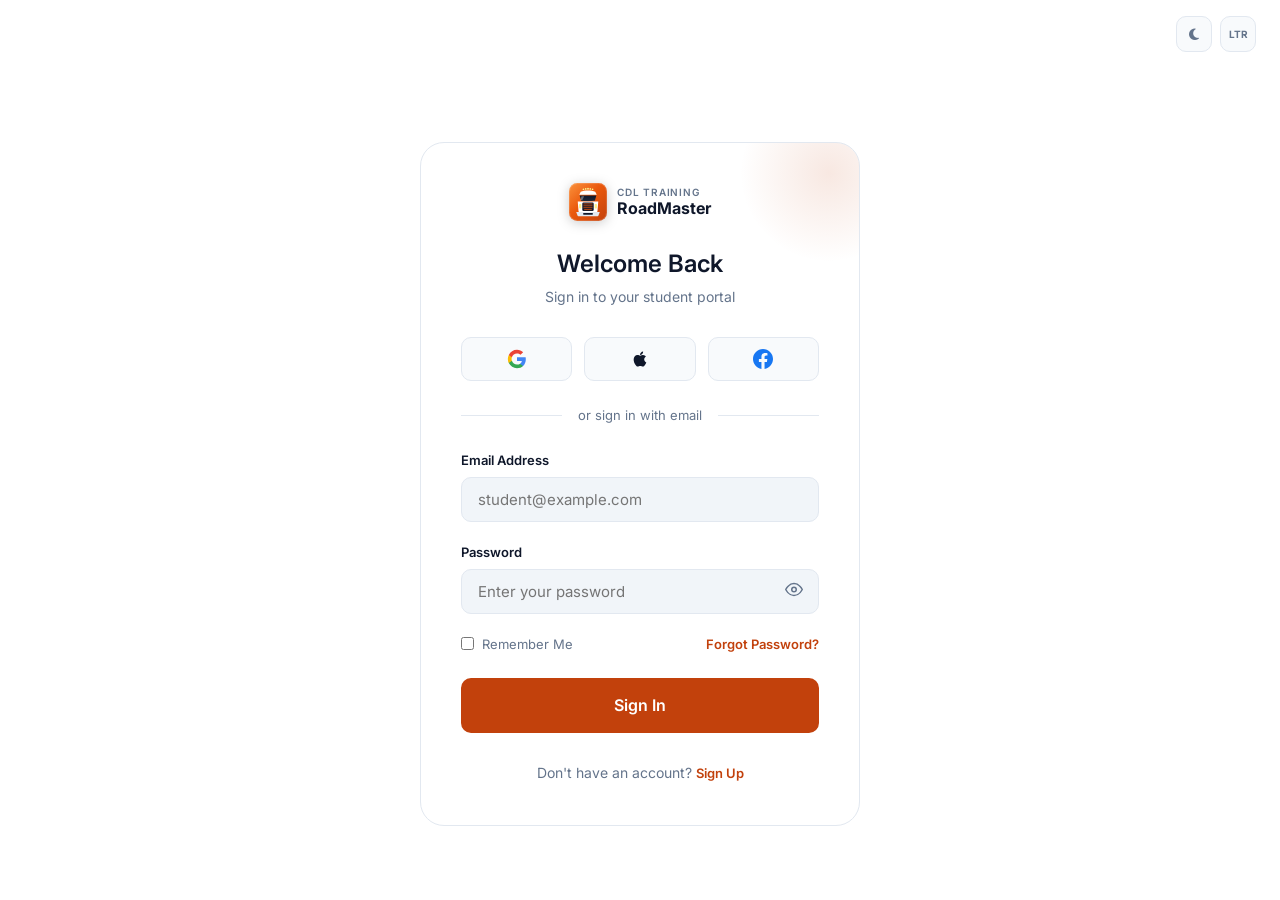
<file: login.html>
<!DOCTYPE html>
<html lang="en" dir="ltr" id="root-html">
<head>
    <meta charset="UTF-8">
    <meta name="viewport" content="width=device-width, initial-scale=1.0">
    <title>Sign In — RoadMaster CDL Student Portal</title>
    <meta name="description" content="Sign in to your RoadMaster CDL student portal to track training progress, view schedules, access course materials, and manage payments.">
    <link rel="icon" href="favicon.svg" type="image/svg+xml">
    <link rel="preconnect" href="https://fonts.googleapis.com">
    <link rel="preconnect" href="https://fonts.gstatic.com" crossorigin>
    <link href="https://fonts.googleapis.com/css2?family=Inter:wght@400;500;600;700;800&display=swap" rel="stylesheet">
    <link rel="stylesheet" href="https://cdnjs.cloudflare.com/ajax/libs/font-awesome/6.5.1/css/all.min.css">
    <link rel="stylesheet" href="style.css">
    <script>(function(){try{if(localStorage.getItem('cdl-dark')==='1'){document.documentElement.classList.add('dark')}if(localStorage.getItem('cdl-rtl')==='1'){document.documentElement.setAttribute('dir','rtl')}}catch(e){}})();</script>
</head>
<body class="auth-page">

<div class="auth-topbar">
    <div class="auth-topbar-actions">
        <button onclick="toggleTheme()" class="auth-toggle-btn" title="Toggle Theme" aria-label="Toggle dark mode">
            <span class="theme-icon-wrap"><svg xmlns="http://www.w3.org/2000/svg" width="16" height="16" viewBox="0 0 24 24" fill="none" stroke="currentColor" stroke-width="2" stroke-linecap="round" stroke-linejoin="round"><path d="M21 12.79A9 9 0 1 1 11.21 3 7 7 0 0 0 21 12.79z"/></svg></span>
        </button>
        <button onclick="toggleDir()" class="auth-toggle-btn" title="Toggle Direction" aria-label="Toggle layout direction">
            <span class="dir-label" style="font-size:0.625rem;font-weight:700;">LTR</span>
        </button>
    </div>
</div>

<main style="flex:1;display:flex;align-items:center;justify-content:center;padding:1.5rem 1rem;">
    <div class="auth-card">
        <div class="auth-card-orb"></div>

        <a href="index.html" class="nav-logo auth-card-logo" aria-label="RoadMaster CDL Home">
            <svg width="38" height="38" viewBox="0 0 100 100" fill="none" xmlns="http://www.w3.org/2000/svg">
  <defs>
    <linearGradient id="rmLogoGrad" x1="0%" y1="0%" x2="100%" y2="100%">
      <stop offset="0%" stop-color="#FB923C"/>
      <stop offset="45%" stop-color="#EA580C"/>
      <stop offset="100%" stop-color="#C2410C"/>
    </linearGradient>
    <linearGradient id="rmGlassGrad" x1="0%" y1="0%" x2="0%" y2="100%">
      <stop offset="0%" stop-color="#0F172A"/>
      <stop offset="100%" stop-color="#1E293B"/>
    </linearGradient>
  </defs>
  <!-- Base Squircle Badge -->
  <rect width="100" height="100" rx="22" fill="url(#rmLogoGrad)"/>
  <rect x="1.5" y="1.5" width="97" height="97" rx="20.5" stroke="#FFFFFF" stroke-width="1.5" stroke-opacity="0.3"/>

  <!-- DOT Roof Clearance Lights (Class 8 Signature) -->
  <circle cx="38" cy="16.5" r="2.2" fill="#FEF08A"/>
  <circle cx="44" cy="15.5" r="2.2" fill="#FEF08A"/>
  <circle cx="50" cy="15" r="2.5" fill="#FEF08A"/>
  <circle cx="56" cy="15.5" r="2.2" fill="#FEF08A"/>
  <circle cx="62" cy="16.5" r="2.2" fill="#FEF08A"/>

  <!-- Aerodynamic Cab Roof Fairing -->
  <path d="M31 23 C40 19 60 19 69 23 L73 31 L27 31 Z" fill="#FFFFFF"/>

  <!-- Windshield with Sunvisor Cap -->
  <path d="M28 33 L72 33 L68 47 C58 48 42 48 32 47 Z" fill="url(#rmGlassGrad)"/>
  <!-- Specular Reflection on Windshield -->
  <path d="M33 35 L40 35 L35 45 L30 45 Z" fill="#FFFFFF" fill-opacity="0.35"/>

  <!-- Truck Hood & Cab Body -->
  <path d="M23 49 L77 49 L75 74 C75 76 73 78 71 78 L29 78 C27 78 25 76 25 74 Z" fill="#FFFFFF"/>

  <!-- Heavy Duty Commercial Grille -->
  <rect x="35" y="51" width="30" height="23" rx="3.5" fill="#0F172A"/>
  <path d="M39 55 H61 M39 60 H61 M39 65 H61 M41 70 H59" stroke="#EA580C" stroke-width="2" stroke-linecap="round"/>

  <!-- Dual Safety Projector Headlights -->
  <rect x="26.5" y="55" width="6" height="12" rx="2" fill="#FEF08A"/>
  <rect x="67.5" y="55" width="6" height="12" rx="2" fill="#FEF08A"/>

  <!-- Heavy Duty Bumper -->
  <path d="M19 76 L81 76 L78 84 C78 86 76 87.5 74 87.5 L26 87.5 C24 87.5 22 86 22 84 Z" fill="#E2E8F0"/>
  <rect x="37" y="79" width="26" height="4.5" rx="2" fill="#0F172A"/>
</svg>
            <div class="nav-logo-text">
                <span class="brand-top">CDL Training</span>
                <span class="brand-bottom">RoadMaster</span>
            </div>
        </a>

        <div style="text-align:center;margin-bottom:1.75rem;">
            <h1 style="font-size:1.5rem;margin-bottom:0.375rem;font-weight:600;">Welcome Back</h1>
            <p style="font-size:0.875rem;color:var(--text-muted);">Sign in to your student portal</p>
        </div>

        <div class="social-login-grid">
            <button type="button" class="social-btn" title="Sign in with Google" aria-label="Sign in with Google">
                <svg width="20" height="20" viewBox="0 0 24 24"><path d="M22.56 12.25c0-.78-.07-1.53-.2-2.25H12v4.26h5.92a5.06 5.06 0 01-2.2 3.32v2.77h3.57c2.08-1.92 3.28-4.74 3.28-8.1z" fill="#4285F4"/><path d="M12 23c2.97 0 5.46-.98 7.28-2.66l-3.57-2.77c-.98.66-2.23 1.06-3.71 1.06-2.86 0-5.29-1.93-6.16-4.53H2.18v2.84C3.99 20.53 7.7 23 12 23z" fill="#34A853"/><path d="M5.84 14.09c-.22-.66-.35-1.36-.35-2.09s.13-1.43.35-2.09V7.07H2.18C1.43 8.55 1 10.22 1 12s.43 3.45 1.18 4.93l2.85-2.22.81-.62z" fill="#FBBC05"/><path d="M12 5.38c1.62 0 3.06.56 4.21 1.64l3.15-3.15C17.45 2.09 14.97 1 12 1 7.7 1 3.99 3.47 2.18 7.07l3.66 2.84c.87-2.6 3.3-4.53 6.16-4.53z" fill="#EA4335"/></svg>
            </button>
            <button type="button" class="social-btn" title="Sign in with Apple" aria-label="Sign in with Apple">
                <svg width="20" height="20" viewBox="0 0 24 24" fill="currentColor"><path d="M17.05 20.28c-.98.95-2.05.88-3.08.4-1.09-.5-2.08-.48-3.24 0-1.44.62-2.2.44-3.06-.4C2.79 15.25 3.51 7.59 9.05 7.31c1.35.07 2.29.74 3.08.8 1.18-.24 2.31-.93 3.57-.84 1.51.12 2.65.72 3.4 1.8-3.12 1.87-2.38 5.98.48 7.13-.57 1.5-1.31 2.99-2.54 4.09zM12.03 7.25c-.15-2.23 1.66-4.07 3.74-4.25.29 2.58-2.34 4.5-3.74 4.25z"/></svg>
            </button>
            <button type="button" class="social-btn" title="Sign in with Facebook" aria-label="Sign in with Facebook">
                <svg width="20" height="20" viewBox="0 0 24 24" fill="#1877F2"><path d="M24 12.073c0-6.627-5.373-12-12-12s-12 5.373-12 12c0 5.99 4.388 10.954 10.125 11.854v-8.385H7.078v-3.47h3.047V9.43c0-3.007 1.792-4.669 4.533-4.669 1.312 0 2.686.235 2.686.235v2.953H15.83c-1.491 0-1.956.925-1.956 1.874v2.25h3.328l-.532 3.47h-2.796v8.385C19.612 23.027 24 18.062 24 12.073z"/></svg>
            </button>
        </div>

        <div class="divider">or sign in with email</div>

        <form onsubmit="event.preventDefault(); window.location.href='dashboard.html';" id="login-form">
            <div class="form-group">
                <label class="form-label" for="login-email">Email Address</label>
                <input type="email" id="login-email" class="form-input" placeholder="student@example.com" autocomplete="email" required>
            </div>
            <div class="form-group">
                <label class="form-label" for="login-password">Password</label>
                <div class="password-wrapper">
                    <input type="password" id="login-password" class="form-input" placeholder="Enter your password" autocomplete="current-password" required>
                    <button type="button" class="password-toggle" onclick="togglePasswordVisibility('login-password', this)" aria-label="Toggle password visibility">
                        <span class="pw-icon"><svg xmlns="http://www.w3.org/2000/svg" width="18" height="18" viewBox="0 0 24 24" fill="none" stroke="currentColor" stroke-width="2" stroke-linecap="round" stroke-linejoin="round"><path d="M1 12s4-8 11-8 11 8 11 8-4 8-11 8-11-8-11-8z"/><circle cx="12" cy="12" r="3"/></svg></span>
                    </button>
                </div>
            </div>
            <div style="display:flex;align-items:center;justify-content:space-between;margin-bottom:1.5rem;flex-wrap:wrap;gap:0.5rem;">
                <div class="checkbox-wrapper">
                    <input type="checkbox" id="remember-me">
                    <label for="remember-me">Remember Me</label>
                </div>
                <a href="#" class="link-primary" onclick="event.preventDefault(); alert('Password reset link sent to your email.');">Forgot Password?</a>
            </div>
            <button type="submit" class="btn btn-primary w-full btn-lg">Sign In</button>
        </form>

        <p style="text-align:center;margin-top:1.75rem;font-size:0.875rem;color:var(--text-muted);">
            Don't have an account? <a href="signup.html" class="link-primary">Sign Up</a>
        </p>
    </div>
</main>

<script src="components.js"></script>
<script>document.addEventListener('DOMContentLoaded', function() { initAuthPage(); });</script>
</body>
</html>
</file>
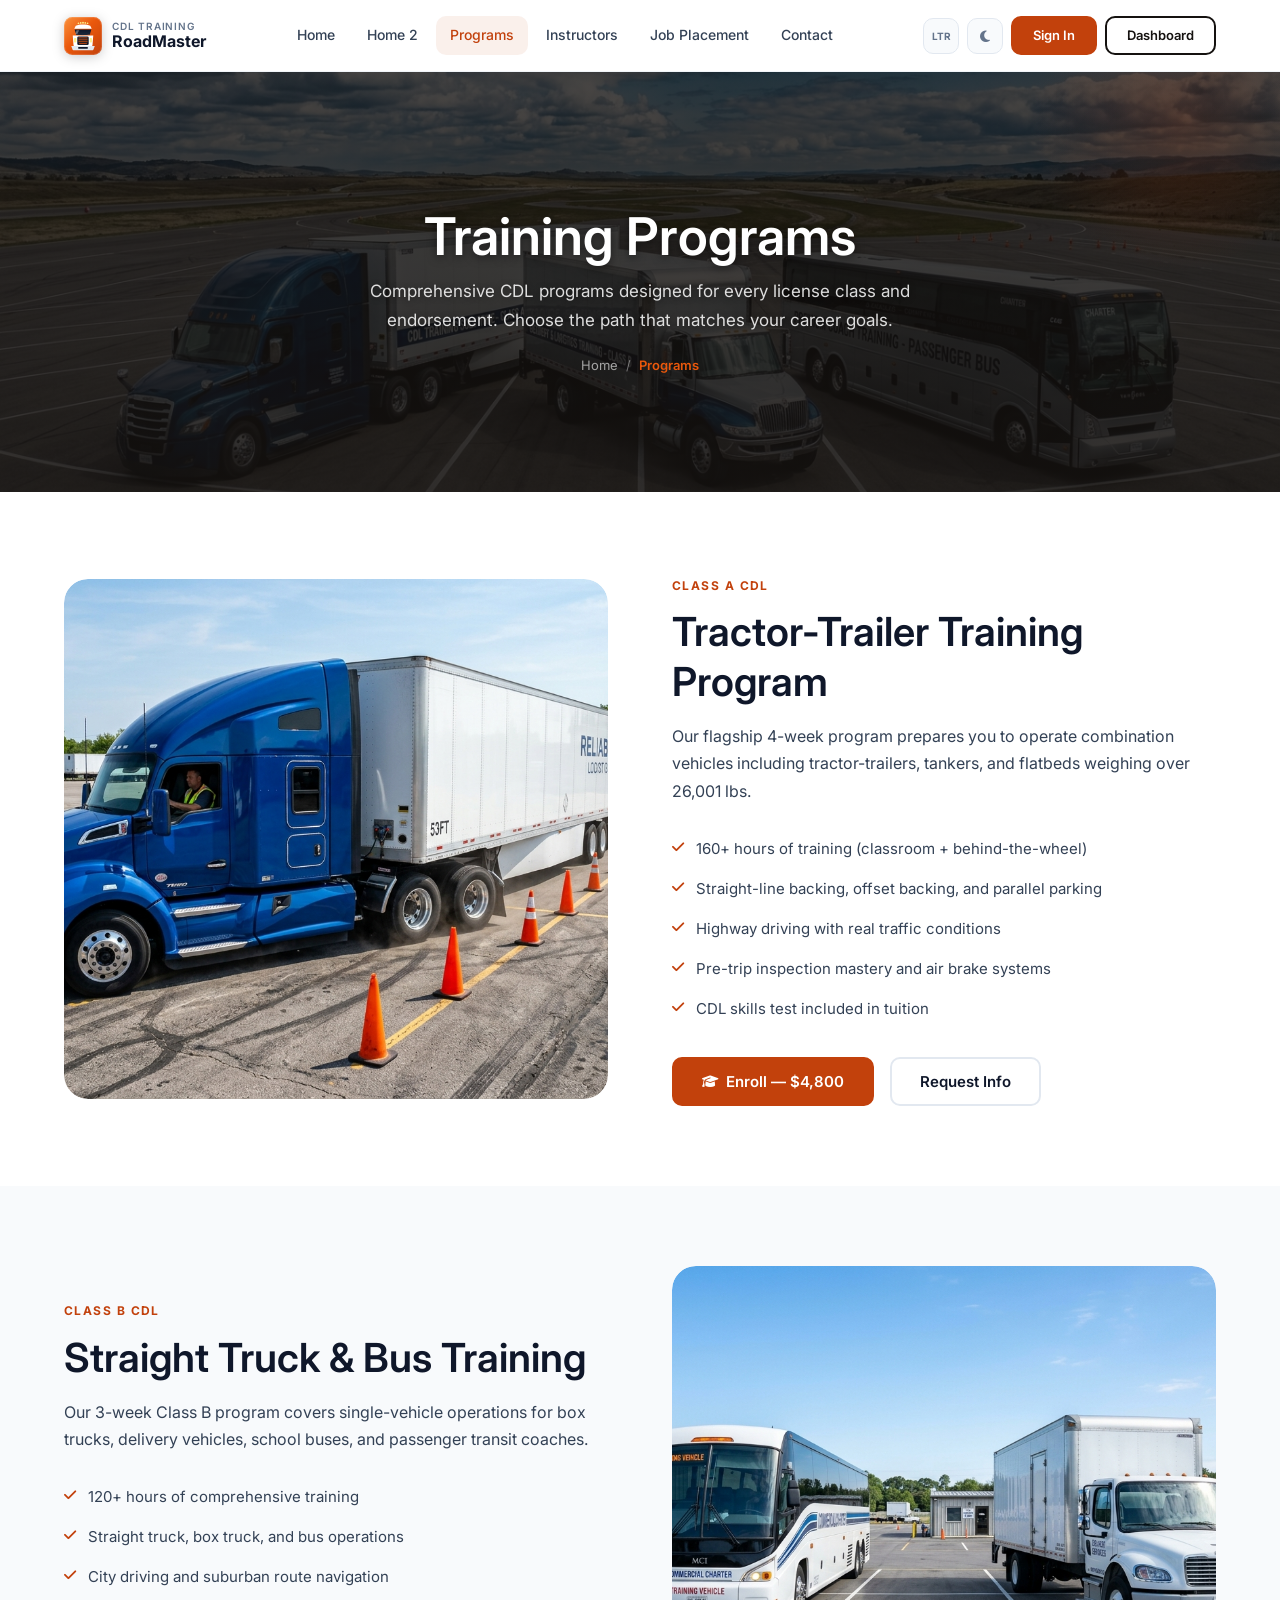
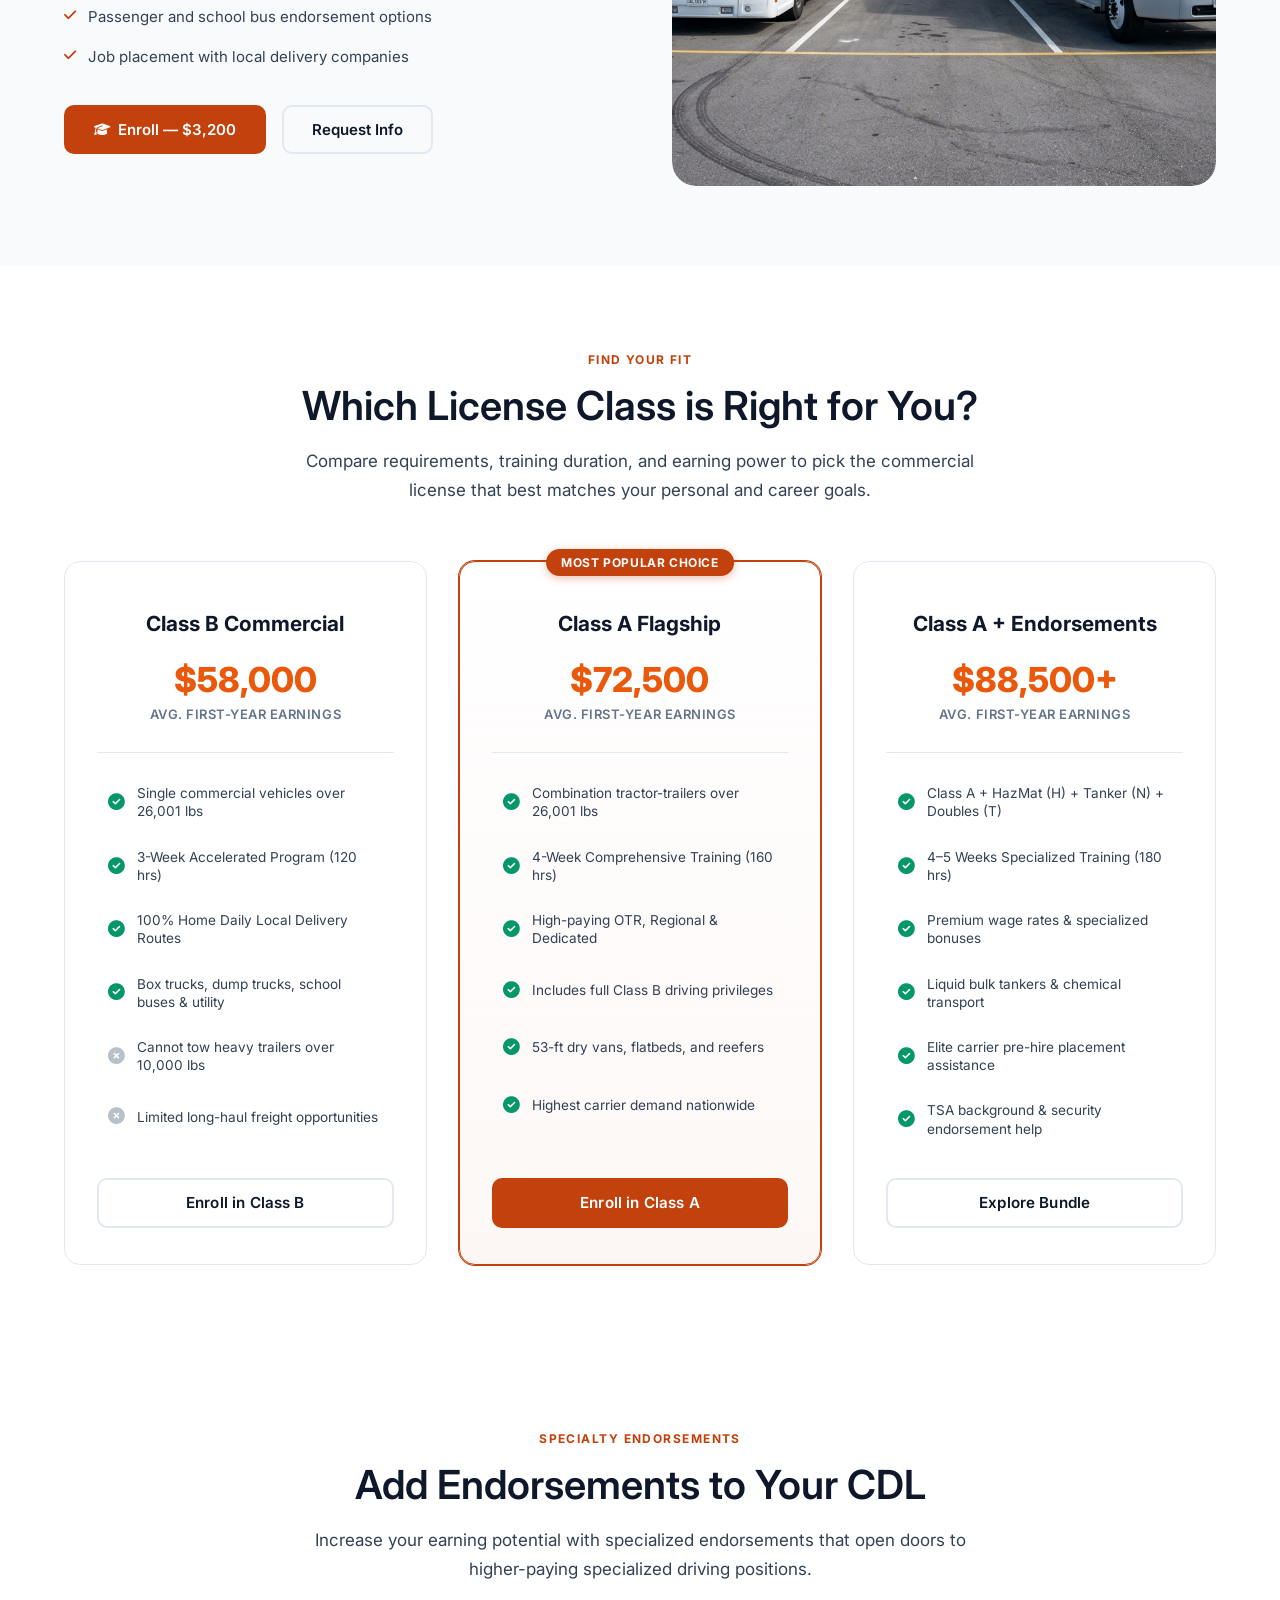
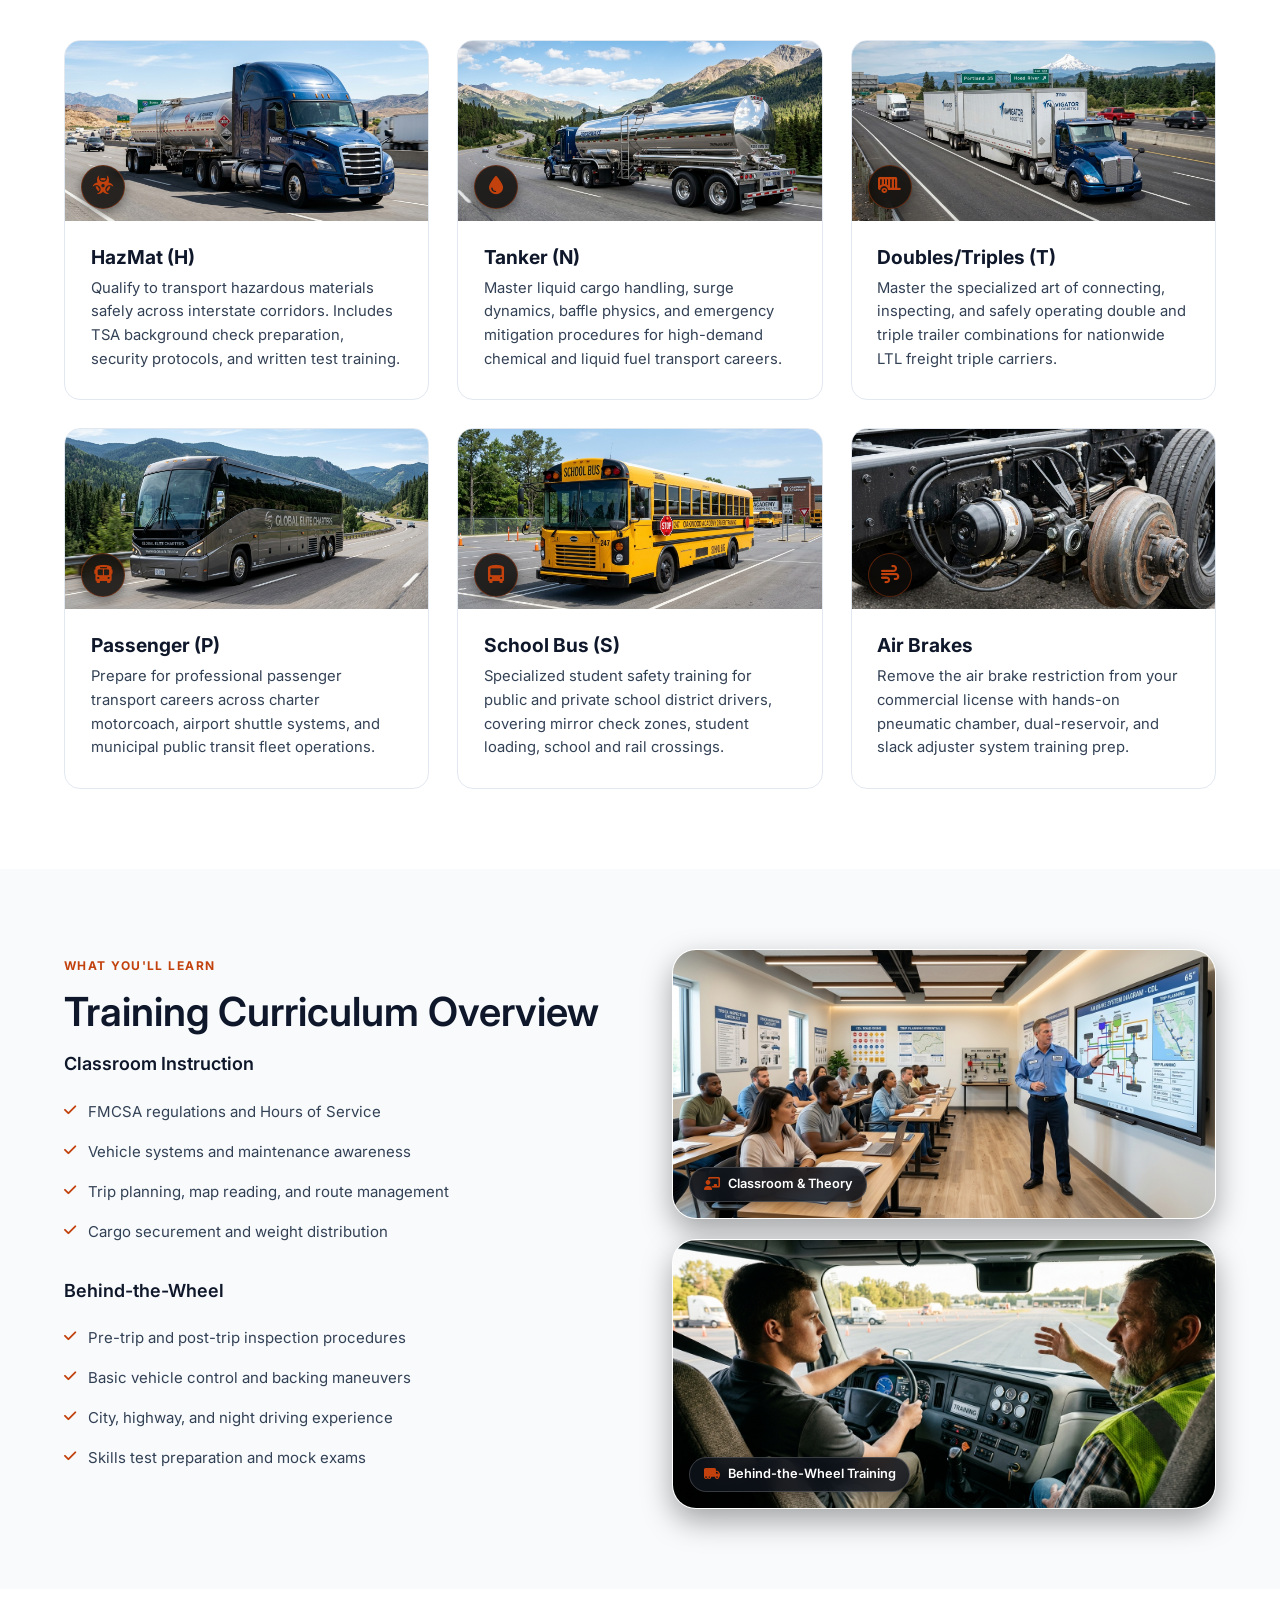
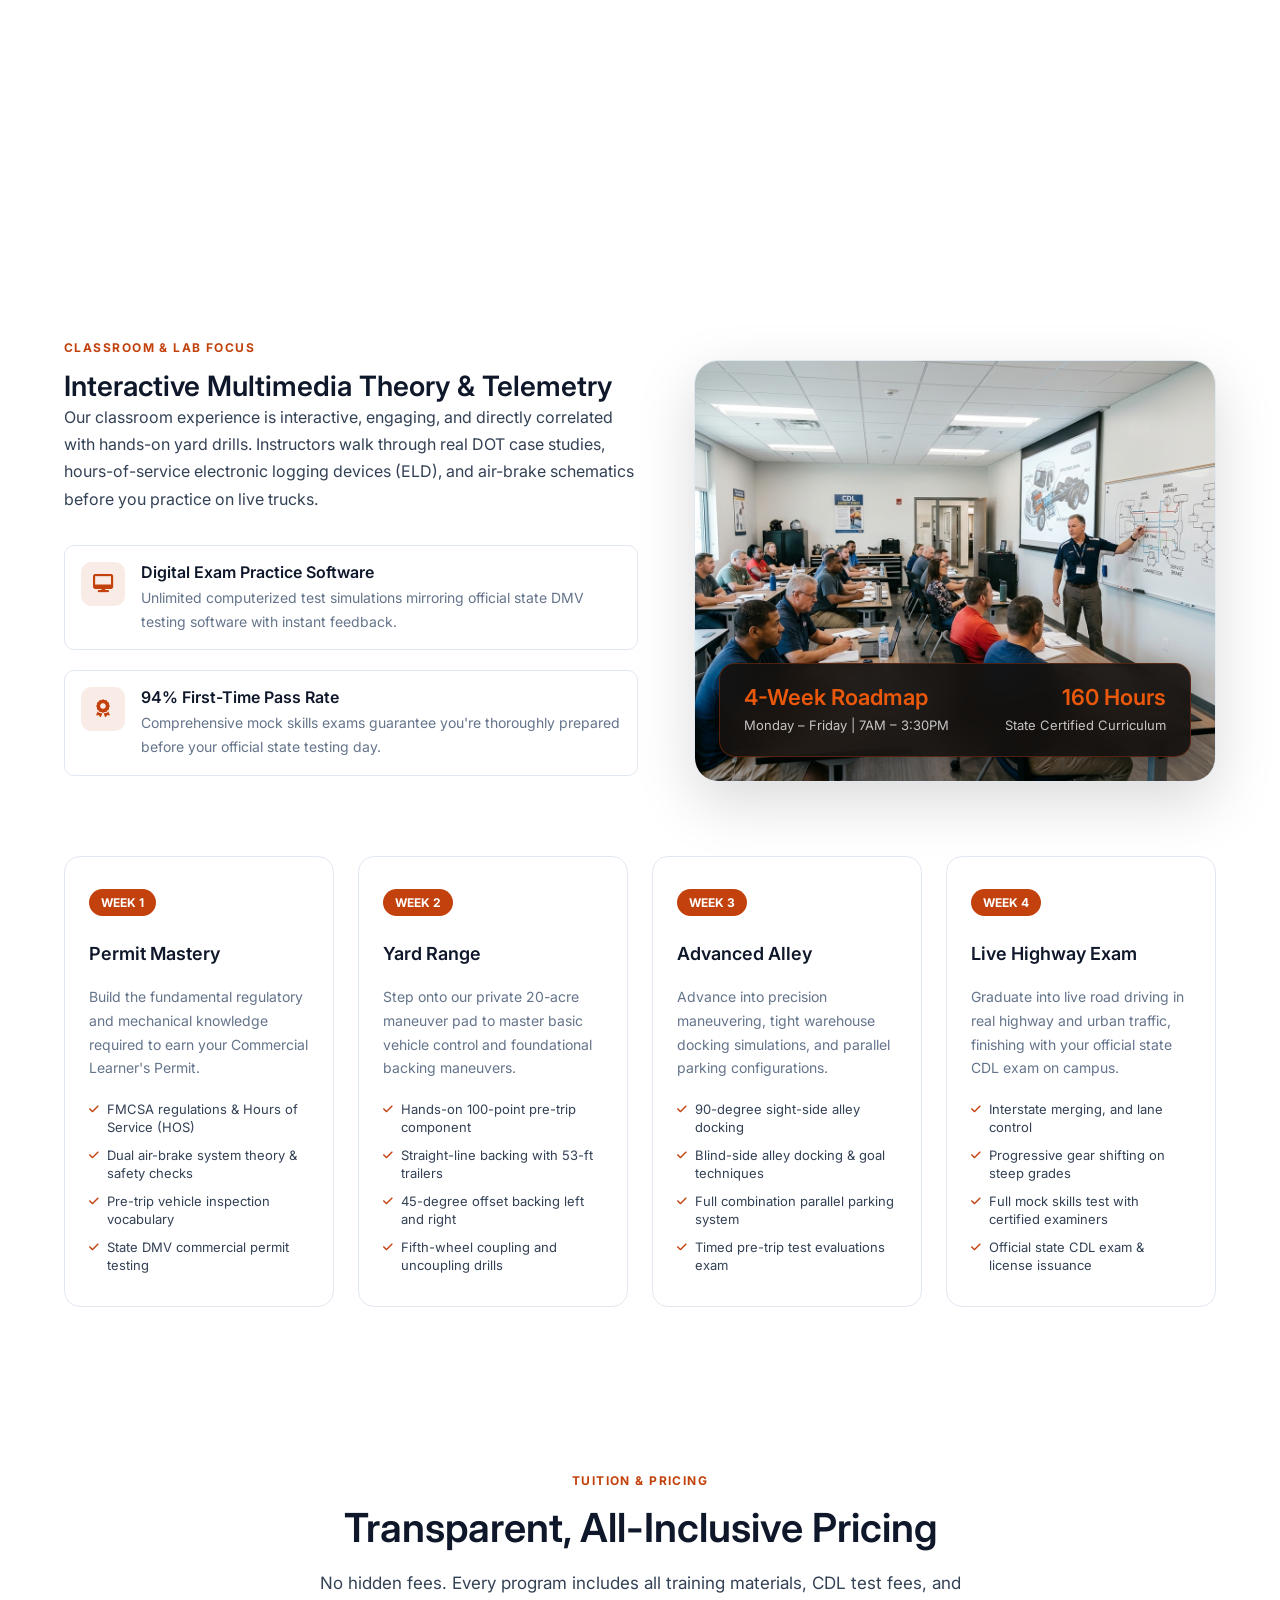
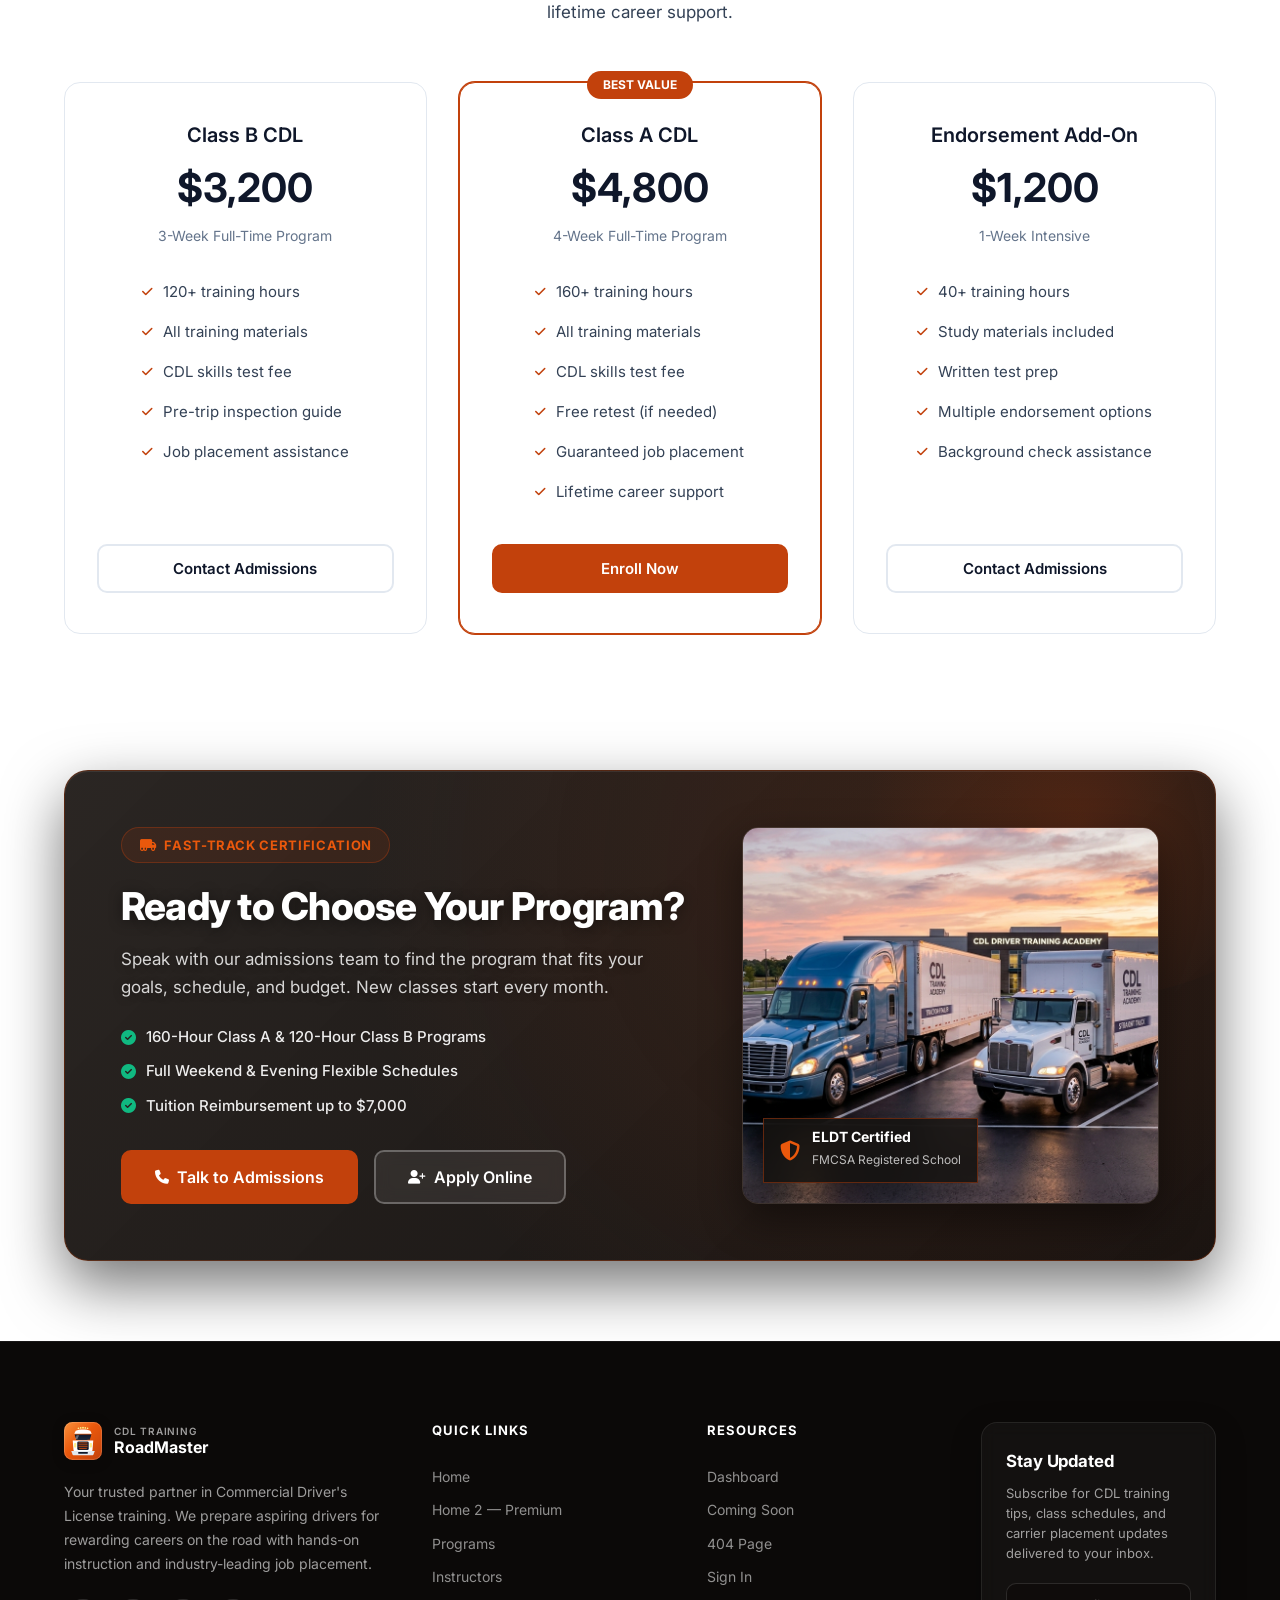
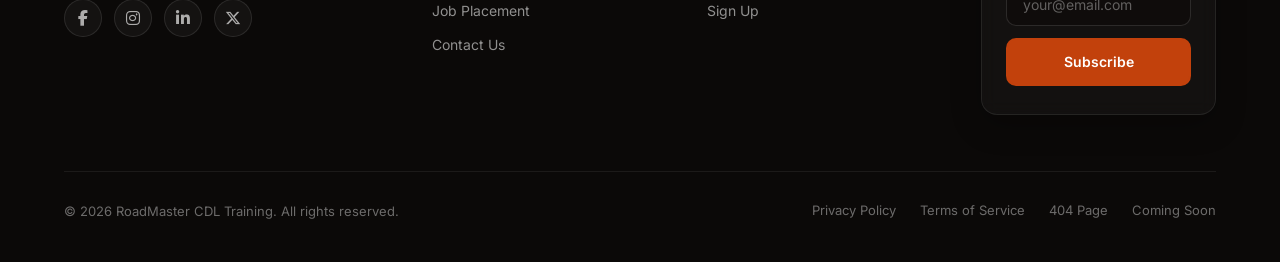
<file: programs.html>
<!DOCTYPE html>
<html lang="en" dir="ltr" id="root-html">
<head>
    <meta charset="UTF-8">
    <meta name="viewport" content="width=device-width, initial-scale=1.0">
    <title>CDL Training Programs by License Class — RoadMaster CDL</title>
    <meta name="description" content="Explore Class A, Class B CDL programs and endorsements at RoadMaster. Comprehensive training with behind-the-wheel hours, classroom instruction, and career placement.">
    <link rel="icon" href="favicon.svg" type="image/svg+xml">
    <link rel="preconnect" href="https://fonts.googleapis.com">
    <link rel="preconnect" href="https://fonts.gstatic.com" crossorigin>
    <link href="https://fonts.googleapis.com/css2?family=Inter:wght@400;500;600;700;800&display=swap" rel="stylesheet">
    <link rel="stylesheet" href="https://cdnjs.cloudflare.com/ajax/libs/font-awesome/6.5.1/css/all.min.css">
    <link rel="stylesheet" href="style.css">
    <script>(function(){try{if(localStorage.getItem('cdl-dark')==='1'){document.documentElement.classList.add('dark')}if(localStorage.getItem('cdl-rtl')==='1'){document.documentElement.setAttribute('dir','rtl')}}catch(e){}})();</script>
</head>
<body>
<div id="navbar-placeholder"></div>

<!-- SECTION 1: PAGE BANNER -->
<section class="page-banner page-banner-programs">
    <h1>Training Programs</h1>
    <p>Comprehensive CDL programs designed for every license class and endorsement. Choose the path that matches your career goals.</p>
    <div class="breadcrumb"><a href="index.html">Home</a><span>/</span><span class="current">Programs</span></div>
</section>

<!-- SECTION 2: CLASS A CDL — Split -->
<section class="section">
    <div class="container">
        <div class="split-content">
            <div class="split-image slide-left">
                <img src="assets/images/programs-class-a-backing.jpg" alt="Semi-truck performing backing maneuver during Class A CDL training" loading="lazy">
            </div>
            <div class="split-text slide-right">
                <span class="section-label">Class A CDL</span>
                <h2>Tractor-Trailer Training Program</h2>
                <p>Our flagship 4-week program prepares you to operate combination vehicles including tractor-trailers, tankers, and flatbeds weighing over 26,001 lbs.</p>
                <ul class="check-list">
                    <li><i class="fas fa-check"></i> 160+ hours of training (classroom + behind-the-wheel)</li>
                    <li><i class="fas fa-check"></i> Straight-line backing, offset backing, and parallel parking</li>
                    <li><i class="fas fa-check"></i> Highway driving with real traffic conditions</li>
                    <li><i class="fas fa-check"></i> Pre-trip inspection mastery and air brake systems</li>
                    <li><i class="fas fa-check"></i> CDL skills test included in tuition</li>
                </ul>
                <div class="split-actions">
                    <a href="login.html" class="btn btn-primary"><i class="fas fa-graduation-cap"></i> Enroll — $4,800</a>
                    <a href="contact.html" class="btn btn-secondary">Request Info</a>
                </div>
            </div>
        </div>
    </div>
</section>

<!-- SECTION 3: CLASS B CDL — Split Reverse -->
<section class="section section-alt">
    <div class="container">
        <div class="split-content">
            <div class="split-text slide-left">
                <span class="section-label">Class B CDL</span>
                <h2>Straight Truck & Bus Training</h2>
                <p>Our 3-week Class B program covers single-vehicle operations for box trucks, delivery vehicles, school buses, and passenger transit coaches.</p>
                <ul class="check-list">
                    <li><i class="fas fa-check"></i> 120+ hours of comprehensive training</li>
                    <li><i class="fas fa-check"></i> Straight truck, box truck, and bus operations</li>
                    <li><i class="fas fa-check"></i> City driving and suburban route navigation</li>
                    <li><i class="fas fa-check"></i> Passenger and school bus endorsement options</li>
                    <li><i class="fas fa-check"></i> Job placement with local delivery companies</li>
                </ul>
                <div class="split-actions">
                    <a href="login.html" class="btn btn-primary"><i class="fas fa-graduation-cap"></i> Enroll — $3,200</a>
                    <a href="contact.html" class="btn btn-secondary">Request Info</a>
                </div>
            </div>
            <div class="split-image slide-right">
                <img src="assets/images/programs-class-b-truck.jpg" alt="Delivery truck and school bus for Class B CDL training program" loading="lazy">
            </div>
        </div>
    </div>
</section>


<!-- SECTION 3B: PROGRAM COMPARISON MATRIX -->
<section class="section">
    <div class="container">
        <div class="section-header fade-up">
            <span class="section-label">Find Your Fit</span>
            <h2>Which License Class is Right for You?</h2>
            <p>Compare requirements, training duration, and earning power to pick the commercial license that best matches your personal and career goals.</p>
        </div>
        <div class="prog-compare-grid">
            <div class="prog-compare-card fade-up">
                <div class="prog-compare-head">
                    <h3>Class B Commercial</h3>
                    <div class="prog-compare-salary">$58,000</div>
                    <div class="prog-compare-salary-caption">Avg. First-Year Earnings</div>
                </div>
                <ul class="prog-compare-specs">
                    <li><i class="fas fa-check-circle"></i> Single commercial vehicles over 26,001 lbs</li>
                    <li><i class="fas fa-check-circle"></i> 3-Week Accelerated Program (120 hrs)</li>
                    <li><i class="fas fa-check-circle"></i> 100% Home Daily Local Delivery Routes</li>
                    <li><i class="fas fa-check-circle"></i> Box trucks, dump trucks, school buses & utility</li>
                    <li><i class="fas fa-times-circle"></i> Cannot tow heavy trailers over 10,000 lbs</li>
                    <li><i class="fas fa-times-circle"></i> Limited long-haul freight opportunities</li>
                </ul>
                <a href="login.html" class="btn btn-secondary w-full">Enroll in Class B</a>
            </div>
            <div class="prog-compare-card recommended fade-up">
                <span class="prog-compare-badge">Most Popular Choice</span>
                <div class="prog-compare-head">
                    <h3>Class A Flagship</h3>
                    <div class="prog-compare-salary">$72,500</div>
                    <div class="prog-compare-salary-caption">Avg. First-Year Earnings</div>
                </div>
                <ul class="prog-compare-specs">
                    <li><i class="fas fa-check-circle"></i> Combination tractor-trailers over 26,001 lbs</li>
                    <li><i class="fas fa-check-circle"></i> 4-Week Comprehensive Training (160 hrs)</li>
                    <li><i class="fas fa-check-circle"></i> High-paying OTR, Regional & Dedicated</li>
                    <li><i class="fas fa-check-circle"></i> Includes full Class B driving privileges</li>
                    <li><i class="fas fa-check-circle"></i> 53-ft dry vans, flatbeds, and reefers</li>
                    <li><i class="fas fa-check-circle"></i> Highest carrier demand nationwide</li>
                </ul>
                <a href="login.html" class="btn btn-primary w-full">Enroll in Class A</a>
            </div>
            <div class="prog-compare-card fade-up">
                <div class="prog-compare-head">
                    <h3>Class A + Endorsements</h3>
                    <div class="prog-compare-salary">$88,500+</div>
                    <div class="prog-compare-salary-caption">Avg. First-Year Earnings</div>
                </div>
                <ul class="prog-compare-specs">
                    <li><i class="fas fa-check-circle"></i> Class A + HazMat (H) + Tanker (N) + Doubles (T)</li>
                    <li><i class="fas fa-check-circle"></i> 4–5 Weeks Specialized Training (180 hrs)</li>
                    <li><i class="fas fa-check-circle"></i> Premium wage rates & specialized bonuses</li>
                    <li><i class="fas fa-check-circle"></i> Liquid bulk tankers & chemical transport</li>
                    <li><i class="fas fa-check-circle"></i> Elite carrier pre-hire placement assistance</li>
                    <li><i class="fas fa-check-circle"></i> TSA background & security endorsement help</li>
                </ul>
                <a href="contact.html" class="btn btn-secondary w-full">Explore Bundle</a>
            </div>
        </div>
    </div>
</section>

<!-- SECTION 4: ENDORSEMENTS — Feature Grid -->
<section class="section">
    <div class="container">
        <div class="section-header fade-up">
            <span class="section-label">Specialty Endorsements</span>
            <h2>Add Endorsements to Your CDL</h2>
            <p>Increase your earning potential with specialized endorsements that open doors to higher-paying specialized driving positions.</p>
        </div>
        <div class="offset-features prog-endorse-features">
            <div class="offset-feature prog-endorse-card fade-up">
                <div class="prog-endorse-img-wrap">
                    <img src="assets/images/prog-endorse-hazmat.jpg" alt="HazMat Class 8 chemical tanker trailer transport" loading="lazy">
                    <div class="of-icon prog-endorse-badge"><i class="fas fa-biohazard"></i></div>
                </div>
                <div class="prog-endorse-body">
                    <h4>HazMat (H)</h4>
                    <p>Qualify to transport hazardous materials safely across interstate corridors. Includes TSA background check preparation, security protocols, and written test training.</p>
                </div>
            </div>
            <div class="offset-feature prog-endorse-card fade-up">
                <div class="prog-endorse-img-wrap">
                    <img src="assets/images/prog-endorse-tanker.jpg" alt="Sleek polished liquid bulk food and chemical tanker semi-truck" loading="lazy">
                    <div class="of-icon prog-endorse-badge"><i class="fas fa-droplet"></i></div>
                </div>
                <div class="prog-endorse-body">
                    <h4>Tanker (N)</h4>
                    <p>Master liquid cargo handling, surge dynamics, baffle physics, and emergency mitigation procedures for high-demand chemical and liquid fuel transport careers.</p>
                </div>
            </div>
            <div class="offset-feature prog-endorse-card fade-up">
                <div class="prog-endorse-img-wrap">
                    <img src="assets/images/prog-endorse-doubles.jpg" alt="Commercial freight tractor pulling double-trailer combination" loading="lazy">
                    <div class="of-icon prog-endorse-badge"><i class="fas fa-trailer"></i></div>
                </div>
                <div class="prog-endorse-body">
                    <h4>Doubles/Triples (T)</h4>
                    <p>Master the specialized art of connecting, inspecting, and safely operating double and triple trailer combinations for nationwide LTL freight triple carriers.</p>
                </div>
            </div>
            <div class="offset-feature prog-endorse-card fade-up">
                <div class="prog-endorse-img-wrap">
                    <img src="assets/images/prog-endorse-passenger.jpg" alt="Luxury commercial motorcoach passenger charter bus" loading="lazy">
                    <div class="of-icon prog-endorse-badge"><i class="fas fa-bus"></i></div>
                </div>
                <div class="prog-endorse-body">
                    <h4>Passenger (P)</h4>
                    <p>Prepare for professional passenger transport careers across charter motorcoach, airport shuttle systems, and municipal public transit fleet operations.</p>
                </div>
            </div>
            <div class="offset-feature prog-endorse-card fade-up">
                <div class="prog-endorse-img-wrap">
                    <img src="assets/images/prog-endorse-schoolbus.jpg" alt="Yellow commercial student transit school bus" loading="lazy">
                    <div class="of-icon prog-endorse-badge"><i class="fas fa-bus-simple"></i></div>
                </div>
                <div class="prog-endorse-body">
                    <h4>School Bus (S)</h4>
                    <p>Specialized student safety training for public and private school district drivers, covering mirror check zones, student loading, school and rail crossings.</p>
                </div>
            </div>
            <div class="offset-feature prog-endorse-card fade-up">
                <div class="prog-endorse-img-wrap">
                    <img src="assets/images/prog-endorse-airbrakes.jpg" alt="Commercial truck air brake chamber, slack adjuster and pneumatic airlines" loading="lazy">
                    <div class="of-icon prog-endorse-badge"><i class="fas fa-wind"></i></div>
                </div>
                <div class="prog-endorse-body">
                    <h4>Air Brakes</h4>
                    <p>Remove the air brake restriction from your commercial license with hands-on pneumatic chamber, dual-reservoir, and slack adjuster system training prep.</p>
                </div>
            </div>
        </div>
    </div>
</section>

<!-- SECTION 5: CURRICULUM — Split -->
<section class="section section-alt">
    <div class="container">
        <div class="split-content">
            <div class="split-text slide-left">
                <span class="section-label">What You'll Learn</span>
                <h2>Training Curriculum Overview</h2>
                <h4 style="margin-bottom:1rem;">Classroom Instruction</h4>
                <ul class="check-list">
                    <li><i class="fas fa-check"></i> FMCSA regulations and Hours of Service</li>
                    <li><i class="fas fa-check"></i> Vehicle systems and maintenance awareness</li>
                    <li><i class="fas fa-check"></i> Trip planning, map reading, and route management</li>
                    <li><i class="fas fa-check"></i> Cargo securement and weight distribution</li>
                </ul>
                <h4 style="margin-bottom:1rem;margin-top:1.5rem;">Behind-the-Wheel</h4>
                <ul class="check-list">
                    <li><i class="fas fa-check"></i> Pre-trip and post-trip inspection procedures</li>
                    <li><i class="fas fa-check"></i> Basic vehicle control and backing maneuvers</li>
                    <li><i class="fas fa-check"></i> City, highway, and night driving experience</li>
                    <li><i class="fas fa-check"></i> Skills test preparation and mock exams</li>
                </ul>
            </div>
            <div class="curriculum-images-stack slide-right">
                <div class="curriculum-img-card">
                    <img src="assets/images/programs-curriculum-classroom.jpg" alt="CDL classroom with students learning defensive driving and truck systems" loading="lazy">
                    <div class="curriculum-img-tag"><i class="fas fa-chalkboard-user"></i> Classroom & Theory</div>
                </div>
                <div class="curriculum-img-card">
                    <img src="assets/images/programs-curriculum-behind-the-wheel.jpg" alt="CDL student driver behind the wheel with instructor coaching inside modern truck cab" loading="lazy">
                    <div class="curriculum-img-tag"><i class="fas fa-truck-moving"></i> Behind-the-Wheel Training</div>
                </div>
            </div>
        </div>
    </div>
</section>


<!-- SECTION 5B: WEEK-BY-WEEK TRAINING SYLLABUS -->
<section class="section">
    <div class="container">
        <div class="section-header fade-up">
            <span class="section-label">Structured Syllabus</span>
            <h2>Your Week-by-Week Road to Earning Your CDL</h2>
            <p>Every day at RoadMaster follows a structured, milestone-driven curriculum designed to progressively build your confidence behind the wheel.</p>
        </div>
        <div style="margin-bottom: 3rem;" class="fade-up">
            <div class="simulator-showcase prog-syllabus-showcase">
                <div class="simulator-content">
                    <span class="section-label">Classroom & Lab Focus</span>
                    <h3>Interactive Multimedia Theory & Telemetry</h3>
                    <p>Our classroom experience is interactive, engaging, and directly correlated with hands-on yard drills. Instructors walk through real DOT case studies, hours-of-service electronic logging devices (ELD), and air-brake schematics before you practice on live trucks.</p>
                    <div class="sim-feature-list">
                        <div class="sim-feature-item">
                            <div class="sim-feature-icon"><i class="fas fa-desktop"></i></div>
                            <div class="sim-feature-text">
                                <h4>Digital Exam Practice Software</h4>
                                <p>Unlimited computerized test simulations mirroring official state DMV testing software with instant feedback.</p>
                            </div>
                        </div>
                        <div class="sim-feature-item">
                            <div class="sim-feature-icon"><i class="fas fa-award"></i></div>
                            <div class="sim-feature-text">
                                <h4>94% First-Time Pass Rate</h4>
                                <p>Comprehensive mock skills exams guarantee you're thoroughly prepared before your official state testing day.</p>
                            </div>
                        </div>
                    </div>
                </div>
                <div class="simulator-visual">
                    <img src="assets/images/programs-weekly-syllabus.jpg" alt="CDL classroom training with instructor and students studying weekly roadmap" loading="lazy">
                    <div class="simulator-badge-card">
                        <div class="sim-stat">
                            <h4>4-Week Roadmap</h4>
                            <p>Monday – Friday | 7AM – 3:30PM</p>
                        </div>
                        <div class="sim-stat" style="text-align:right;">
                            <h4>160 Hours</h4>
                            <p>State Certified Curriculum</p>
                        </div>
                    </div>
                </div>
            </div>
        </div>
        <div class="syllabus-timeline-grid">
            <div class="syllabus-card fade-up">
                <span class="syllabus-week-pill">Week 1</span>
                <h3> Permit Mastery</h3>
                <p>Build the fundamental regulatory and mechanical knowledge required to earn your Commercial Learner's Permit.</p>
                <ul class="syllabus-items-list">
                    <li><i class="fas fa-check"></i> FMCSA regulations & Hours of Service (HOS)</li>
                    <li><i class="fas fa-check"></i> Dual air-brake system theory & safety checks</li>
                    <li><i class="fas fa-check"></i> Pre-trip vehicle inspection vocabulary</li>
                    <li><i class="fas fa-check"></i> State DMV commercial permit testing</li>
                </ul>
            </div>
            <div class="syllabus-card fade-up">
                <span class="syllabus-week-pill">Week 2</span>
                <h3>Yard Range</h3>
                <p>Step onto our private 20-acre maneuver pad to master basic vehicle control and foundational backing maneuvers.</p>
                <ul class="syllabus-items-list">
                    <li><i class="fas fa-check"></i> Hands-on 100-point pre-trip component</li>
                    <li><i class="fas fa-check"></i> Straight-line backing with 53-ft trailers</li>
                    <li><i class="fas fa-check"></i> 45-degree offset backing left and right</li>
                    <li><i class="fas fa-check"></i> Fifth-wheel coupling and uncoupling drills</li>
                </ul>
            </div>
            <div class="syllabus-card fade-up">
                <span class="syllabus-week-pill">Week 3</span>
                <h3>Advanced Alley</h3>
                <p>Advance into precision maneuvering, tight warehouse docking simulations, and parallel parking configurations.</p>
                <ul class="syllabus-items-list">
                    <li><i class="fas fa-check"></i> 90-degree sight-side alley docking</li>
                    <li><i class="fas fa-check"></i> Blind-side alley docking & goal techniques</li>
                    <li><i class="fas fa-check"></i> Full combination parallel parking system</li>
                    <li><i class="fas fa-check"></i> Timed pre-trip test evaluations exam</li>
                </ul>
            </div>
            <div class="syllabus-card fade-up">
                <span class="syllabus-week-pill">Week 4</span>
                <h3>Live Highway Exam</h3>
                <p>Graduate into live road driving in real highway and urban traffic, finishing with your official state CDL exam on campus.</p>
                <ul class="syllabus-items-list">
                    <li><i class="fas fa-check"></i> Interstate merging, and lane control</li>
                    <li><i class="fas fa-check"></i> Progressive gear shifting on steep grades</li>
                    <li><i class="fas fa-check"></i> Full mock skills test with certified examiners</li>
                    <li><i class="fas fa-check"></i> Official state CDL exam & license issuance</li>
                </ul>
            </div>
        </div>
    </div>
</section>

<!-- SECTION 6: PRICING -->
<section class="section">
    <div class="container">
        <div class="section-header fade-up">
            <span class="section-label">Tuition & Pricing</span>
            <h2>Transparent, All-Inclusive Pricing</h2>
            <p>No hidden fees. Every program includes all training materials, CDL test fees, and lifetime career support.</p>
        </div>
        <div class="pricing-grid">
            <div class="pricing-card fade-up">
                <h4>Class B CDL</h4>
                <div class="price">$3,200</div>
                <p class="price-period">3-Week Full-Time Program</p>
                <ul class="pricing-features">
                    <li><i class="fas fa-check"></i> 120+ training hours</li>
                    <li><i class="fas fa-check"></i> All training materials</li>
                    <li><i class="fas fa-check"></i> CDL skills test fee</li>
                    <li><i class="fas fa-check"></i> Pre-trip inspection guide</li>
                    <li><i class="fas fa-check"></i> Job placement assistance</li>
                </ul>
                <a href="contact.html" class="btn btn-secondary w-full">Contact Admissions</a>
            </div>
            <div class="pricing-card popular fade-up">
                <span class="pricing-popular-badge">Best Value</span>
                <h4>Class A CDL</h4>
                <div class="price">$4,800</div>
                <p class="price-period">4-Week Full-Time Program</p>
                <ul class="pricing-features">
                    <li><i class="fas fa-check"></i> 160+ training hours</li>
                    <li><i class="fas fa-check"></i> All training materials</li>
                    <li><i class="fas fa-check"></i> CDL skills test fee</li>
                    <li><i class="fas fa-check"></i> Free retest (if needed)</li>
                    <li><i class="fas fa-check"></i> Guaranteed job placement</li>
                    <li><i class="fas fa-check"></i> Lifetime career support</li>
                </ul>
                <a href="contact.html" class="btn btn-primary w-full">Enroll Now</a>
            </div>
            <div class="pricing-card fade-up">
                <h4>Endorsement Add-On</h4>
                <div class="price">$1,200</div>
                <p class="price-period">1-Week Intensive</p>
                <ul class="pricing-features">
                    <li><i class="fas fa-check"></i> 40+ training hours</li>
                    <li><i class="fas fa-check"></i> Study materials included</li>
                    <li><i class="fas fa-check"></i> Written test prep</li>
                    <li><i class="fas fa-check"></i> Multiple endorsement options</li>
                    <li><i class="fas fa-check"></i> Background check assistance</li>
                </ul>
                <a href="contact.html" class="btn btn-secondary w-full">Contact Admissions</a>
            </div>
        </div>
    </div>
</section>

<!-- SECTION 7: CTA -->
<section class="cta-split-section">
    <div class="container">
        <div class="cta-split-card fade-up">
            <div class="cta-split-glow"></div>
            <div class="cta-split-content">
                <span class="cta-split-badge"><i class="fas fa-truck-moving"></i> Fast-Track Certification</span>
                <h2>Ready to Choose Your Program?</h2>
                <p>Speak with our admissions team to find the program that fits your goals, schedule, and budget. New classes start every month.</p>
                <div class="cta-split-perks">
                    <div class="cta-split-perk-item"><i class="fas fa-circle-check"></i> <span>160-Hour Class A & 120-Hour Class B Programs</span></div>
                    <div class="cta-split-perk-item"><i class="fas fa-circle-check"></i> <span>Full Weekend & Evening Flexible Schedules</span></div>
                    <div class="cta-split-perk-item"><i class="fas fa-circle-check"></i> <span>Tuition Reimbursement up to $7,000</span></div>
                </div>
                <div class="cta-split-actions">
                    <a href="contact.html" class="btn btn-primary btn-lg"><i class="fas fa-phone"></i> Talk to Admissions</a>
                    <a href="login.html" class="btn btn-secondary btn-lg"><i class="fas fa-user-plus"></i> Apply Online</a>
                </div>
            </div>
            <div class="cta-split-visual">
                <img src="assets/images/cta-programs.jpg" alt="Modern Class A commercial tractor-trailer and Class B truck on academy training range" loading="lazy">
                <div class="cta-split-float-badge">
                    <i class="fas fa-shield-halved"></i>
                    <div>
                        <strong>ELDT Certified</strong>
                        <span>FMCSA Registered School</span>
                    </div>
                </div>
            </div>
        </div>
    </div>
</section>

<div id="footer-placeholder"></div>
<script src="components.js"></script>
</body>
</html>
</file>
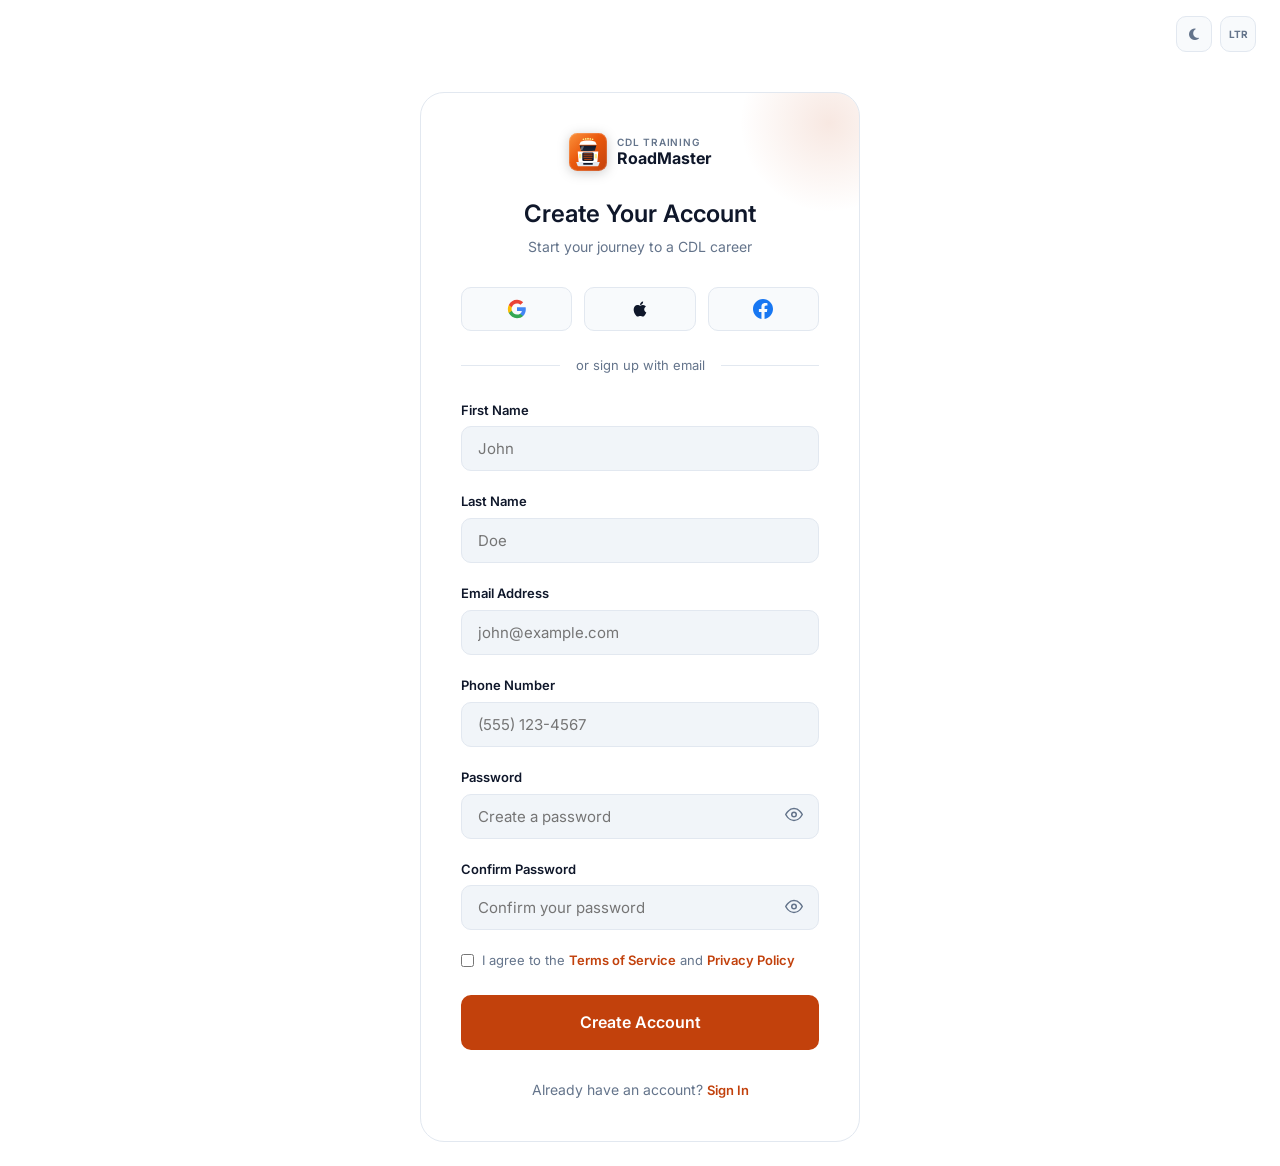
<file: signup.html>
<!DOCTYPE html>
<html lang="en" dir="ltr" id="root-html">
<head>
    <meta charset="UTF-8">
    <meta name="viewport" content="width=device-width, initial-scale=1.0">
    <title>Sign Up — RoadMaster CDL Student Portal</title>
    <meta name="description" content="Create your RoadMaster CDL student account to enroll in training programs, track your progress, and access course materials.">
    <link rel="icon" href="favicon.svg" type="image/svg+xml">
    <link rel="preconnect" href="https://fonts.googleapis.com">
    <link rel="preconnect" href="https://fonts.gstatic.com" crossorigin>
    <link href="https://fonts.googleapis.com/css2?family=Inter:wght@400;500;600;700;800&display=swap" rel="stylesheet">
    <link rel="stylesheet" href="https://cdnjs.cloudflare.com/ajax/libs/font-awesome/6.5.1/css/all.min.css">
    <link rel="stylesheet" href="style.css">
    <script>(function(){try{if(localStorage.getItem('cdl-dark')==='1'){document.documentElement.classList.add('dark')}if(localStorage.getItem('cdl-rtl')==='1'){document.documentElement.setAttribute('dir','rtl')}}catch(e){}})();</script>
</head>
<body class="auth-page">

<div class="auth-topbar">
    <div class="auth-topbar-actions">
        <button onclick="toggleTheme()" class="auth-toggle-btn" title="Toggle Theme" aria-label="Toggle dark mode">
            <span class="theme-icon-wrap"><svg xmlns="http://www.w3.org/2000/svg" width="16" height="16" viewBox="0 0 24 24" fill="none" stroke="currentColor" stroke-width="2" stroke-linecap="round" stroke-linejoin="round"><path d="M21 12.79A9 9 0 1 1 11.21 3 7 7 0 0 0 21 12.79z"/></svg></span>
        </button>
        <button onclick="toggleDir()" class="auth-toggle-btn" title="Toggle Direction" aria-label="Toggle layout direction">
            <span class="dir-label" style="font-size:0.625rem;font-weight:700;">LTR</span>
        </button>
    </div>
</div>

<main style="flex:1;display:flex;align-items:center;justify-content:center;padding:1.5rem 1rem;">
    <div class="auth-card">
        <div class="auth-card-orb"></div>

        <a href="index.html" class="nav-logo auth-card-logo" aria-label="RoadMaster CDL Home">
            <svg width="38" height="38" viewBox="0 0 100 100" fill="none" xmlns="http://www.w3.org/2000/svg">
  <defs>
    <linearGradient id="rmLogoGrad" x1="0%" y1="0%" x2="100%" y2="100%">
      <stop offset="0%" stop-color="#FB923C"/>
      <stop offset="45%" stop-color="#EA580C"/>
      <stop offset="100%" stop-color="#C2410C"/>
    </linearGradient>
    <linearGradient id="rmGlassGrad" x1="0%" y1="0%" x2="0%" y2="100%">
      <stop offset="0%" stop-color="#0F172A"/>
      <stop offset="100%" stop-color="#1E293B"/>
    </linearGradient>
  </defs>
  <!-- Base Squircle Badge -->
  <rect width="100" height="100" rx="22" fill="url(#rmLogoGrad)"/>
  <rect x="1.5" y="1.5" width="97" height="97" rx="20.5" stroke="#FFFFFF" stroke-width="1.5" stroke-opacity="0.3"/>

  <!-- DOT Roof Clearance Lights (Class 8 Signature) -->
  <circle cx="38" cy="16.5" r="2.2" fill="#FEF08A"/>
  <circle cx="44" cy="15.5" r="2.2" fill="#FEF08A"/>
  <circle cx="50" cy="15" r="2.5" fill="#FEF08A"/>
  <circle cx="56" cy="15.5" r="2.2" fill="#FEF08A"/>
  <circle cx="62" cy="16.5" r="2.2" fill="#FEF08A"/>

  <!-- Aerodynamic Cab Roof Fairing -->
  <path d="M31 23 C40 19 60 19 69 23 L73 31 L27 31 Z" fill="#FFFFFF"/>

  <!-- Windshield with Sunvisor Cap -->
  <path d="M28 33 L72 33 L68 47 C58 48 42 48 32 47 Z" fill="url(#rmGlassGrad)"/>
  <!-- Specular Reflection on Windshield -->
  <path d="M33 35 L40 35 L35 45 L30 45 Z" fill="#FFFFFF" fill-opacity="0.35"/>

  <!-- Truck Hood & Cab Body -->
  <path d="M23 49 L77 49 L75 74 C75 76 73 78 71 78 L29 78 C27 78 25 76 25 74 Z" fill="#FFFFFF"/>

  <!-- Heavy Duty Commercial Grille -->
  <rect x="35" y="51" width="30" height="23" rx="3.5" fill="#0F172A"/>
  <path d="M39 55 H61 M39 60 H61 M39 65 H61 M41 70 H59" stroke="#EA580C" stroke-width="2" stroke-linecap="round"/>

  <!-- Dual Safety Projector Headlights -->
  <rect x="26.5" y="55" width="6" height="12" rx="2" fill="#FEF08A"/>
  <rect x="67.5" y="55" width="6" height="12" rx="2" fill="#FEF08A"/>

  <!-- Heavy Duty Bumper -->
  <path d="M19 76 L81 76 L78 84 C78 86 76 87.5 74 87.5 L26 87.5 C24 87.5 22 86 22 84 Z" fill="#E2E8F0"/>
  <rect x="37" y="79" width="26" height="4.5" rx="2" fill="#0F172A"/>
</svg>
            <div class="nav-logo-text">
                <span class="brand-top">CDL Training</span>
                <span class="brand-bottom">RoadMaster</span>
            </div>
        </a>

        <div style="text-align:center;margin-bottom:1.75rem;">
            <h1 style="font-size:1.5rem;margin-bottom:0.375rem;font-weight:600;">Create Your Account</h1>
            <p style="font-size:0.875rem;color:var(--text-muted);">Start your journey to a CDL career</p>
        </div>

        <div class="social-login-grid">
            <button type="button" class="social-btn" title="Sign up with Google" aria-label="Sign up with Google">
                <svg width="20" height="20" viewBox="0 0 24 24"><path d="M22.56 12.25c0-.78-.07-1.53-.2-2.25H12v4.26h5.92a5.06 5.06 0 01-2.2 3.32v2.77h3.57c2.08-1.92 3.28-4.74 3.28-8.1z" fill="#4285F4"/><path d="M12 23c2.97 0 5.46-.98 7.28-2.66l-3.57-2.77c-.98.66-2.23 1.06-3.71 1.06-2.86 0-5.29-1.93-6.16-4.53H2.18v2.84C3.99 20.53 7.7 23 12 23z" fill="#34A853"/><path d="M5.84 14.09c-.22-.66-.35-1.36-.35-2.09s.13-1.43.35-2.09V7.07H2.18C1.43 8.55 1 10.22 1 12s.43 3.45 1.18 4.93l2.85-2.22.81-.62z" fill="#FBBC05"/><path d="M12 5.38c1.62 0 3.06.56 4.21 1.64l3.15-3.15C17.45 2.09 14.97 1 12 1 7.7 1 3.99 3.47 2.18 7.07l3.66 2.84c.87-2.6 3.3-4.53 6.16-4.53z" fill="#EA4335"/></svg>
            </button>
            <button type="button" class="social-btn" title="Sign up with Apple" aria-label="Sign up with Apple">
                <svg width="20" height="20" viewBox="0 0 24 24" fill="currentColor"><path d="M17.05 20.28c-.98.95-2.05.88-3.08.4-1.09-.5-2.08-.48-3.24 0-1.44.62-2.2.44-3.06-.4C2.79 15.25 3.51 7.59 9.05 7.31c1.35.07 2.29.74 3.08.8 1.18-.24 2.31-.93 3.57-.84 1.51.12 2.65.72 3.4 1.8-3.12 1.87-2.38 5.98.48 7.13-.57 1.5-1.31 2.99-2.54 4.09zM12.03 7.25c-.15-2.23 1.66-4.07 3.74-4.25.29 2.58-2.34 4.5-3.74 4.25z"/></svg>
            </button>
            <button type="button" class="social-btn" title="Sign up with Facebook" aria-label="Sign up with Facebook">
                <svg width="20" height="20" viewBox="0 0 24 24" fill="#1877F2"><path d="M24 12.073c0-6.627-5.373-12-12-12s-12 5.373-12 12c0 5.99 4.388 10.954 10.125 11.854v-8.385H7.078v-3.47h3.047V9.43c0-3.007 1.792-4.669 4.533-4.669 1.312 0 2.686.235 2.686.235v2.953H15.83c-1.491 0-1.956.925-1.956 1.874v2.25h3.328l-.532 3.47h-2.796v8.385C19.612 23.027 24 18.062 24 12.073z"/></svg>
            </button>
        </div>

        <div class="divider">or sign up with email</div>

        <form onsubmit="event.preventDefault(); window.location.href='dashboard.html';" id="signup-form">
            <div class="form-group">
                <label class="form-label" for="signup-first">First Name</label>
                <input type="text" id="signup-first" class="form-input" placeholder="John" autocomplete="given-name" required>
            </div>
            <div class="form-group">
                <label class="form-label" for="signup-last">Last Name</label>
                <input type="text" id="signup-last" class="form-input" placeholder="Doe" autocomplete="family-name" required>
            </div>
            <div class="form-group">
                <label class="form-label" for="signup-email">Email Address</label>
                <input type="email" id="signup-email" class="form-input" placeholder="john@example.com" autocomplete="email" required>
            </div>
            <div class="form-group">
                <label class="form-label" for="signup-phone">Phone Number</label>
                <input type="tel" id="signup-phone" class="form-input" placeholder="(555) 123-4567" autocomplete="tel">
            </div>
            <div class="form-group">
                <label class="form-label" for="signup-password">Password</label>
                <div class="password-wrapper">
                    <input type="password" id="signup-password" class="form-input" placeholder="Create a password" autocomplete="new-password" required>
                    <button type="button" class="password-toggle" onclick="togglePasswordVisibility('signup-password', this)" aria-label="Toggle password visibility">
                        <span class="pw-icon"><svg xmlns="http://www.w3.org/2000/svg" width="18" height="18" viewBox="0 0 24 24" fill="none" stroke="currentColor" stroke-width="2" stroke-linecap="round" stroke-linejoin="round"><path d="M1 12s4-8 11-8 11 8 11 8-4 8-11 8-11-8-11-8z"/><circle cx="12" cy="12" r="3"/></svg></span>
                    </button>
                </div>
            </div>
            <div class="form-group">
                <label class="form-label" for="signup-confirm">Confirm Password</label>
                <div class="password-wrapper">
                    <input type="password" id="signup-confirm" class="form-input" placeholder="Confirm your password" autocomplete="new-password" required>
                    <button type="button" class="password-toggle" onclick="togglePasswordVisibility('signup-confirm', this)" aria-label="Toggle password visibility">
                        <span class="pw-icon"><svg xmlns="http://www.w3.org/2000/svg" width="18" height="18" viewBox="0 0 24 24" fill="none" stroke="currentColor" stroke-width="2" stroke-linecap="round" stroke-linejoin="round"><path d="M1 12s4-8 11-8 11 8 11 8-4 8-11 8-11-8-11-8z"/><circle cx="12" cy="12" r="3"/></svg></span>
                    </button>
                </div>
            </div>
            <div style="margin-bottom:1.5rem;">
                <div class="checkbox-wrapper">
                    <input type="checkbox" id="agree-terms" required>
                    <label for="agree-terms">I agree to the <a href="coming-soon.html" class="link-primary">Terms of Service</a> and <a href="coming-soon.html" class="link-primary">Privacy Policy</a></label>
                </div>
            </div>
            <button type="submit" class="btn btn-primary w-full btn-lg">Create Account</button>
        </form>

        <p style="text-align:center;margin-top:1.75rem;font-size:0.875rem;color:var(--text-muted);">
            Already have an account? <a href="login.html" class="link-primary">Sign In</a>
        </p>
    </div>
</main>

<script src="components.js"></script>
<script>document.addEventListener('DOMContentLoaded', function() { initAuthPage(); });</script>
</body>
</html>
</file>
<file: style.css>
/* ===================================================
   ROADMASTER CDL — STYLE.CSS
   Primary: #151210 (Smoked Obsidian)  |  Secondary: #C2410C (Molten Copper)
   Redesigned with unique layouts per section
   =================================================== */

/* ---- CSS RESET & VARIABLES ---- */
*, *::before, *::after { box-sizing: border-box; margin: 0; padding: 0; }

:root {
    /* Brand Colors — Smoked Obsidian & Molten Copper Ember */
    --primary: #151210;
    --primary-light: #231E1B;
    --primary-lighter: #352E2A;
    --primary-dark: #0B0908;
    --secondary: #C2410C;
    --secondary-light: #EA580C;
    --secondary-dark: #9A3412;
    --secondary-lighter: #FFEDD5;
    --secondary-rgb: 194, 65, 12;

    /* Backgrounds */
    --bg: #FFFFFF;
    --bg-alt: #F8FAFC;
    --bg-elevated: #FFFFFF;
    --bg-card: #FFFFFF;
    --bg-input: #F1F5F9;

    /* Text */
    --text: #0F172A;
    --text-secondary: #334155;
    --text-muted: #64748B;
    --text-inverse: #FFFFFF;

    /* Borders */
    --border: #E2E8F0;
    --border-light: #F1F5F9;

    /* Misc */
    --shadow-sm: 0 1px 2px rgba(0,0,0,0.05);
    --shadow: 0 4px 12px rgba(0,0,0,0.08);
    --shadow-lg: 0 12px 40px rgba(0,0,0,0.12);
    --shadow-xl: 0 20px 60px rgba(0,0,0,0.15);
    --radius: 10px;
    --radius-lg: 16px;
    --radius-xl: 24px;
    --radius-full: 9999px;
    --transition: 0.3s cubic-bezier(0.4, 0, 0.2, 1);

    /* Status Colors */
    --success: #059669;
    --warning: #D97706;
    --error: #DC2626;
    --info: #2563EB;

    /* Font */
    --font: 'Inter', -apple-system, BlinkMacSystemFont, 'Segoe UI', sans-serif;

    /* Navbar */
    --nav-height: 72px;
}

/* ---- DARK MODE ---- */
.dark {
    --bg: #0B0908;
    --bg-alt: #151210;
    --bg-elevated: #1F1A17;
    --bg-card: #1F1A17;
    --bg-input: #1F1A17;
    --text: #F8FAFC;
    --text-secondary: #CBD5E1;
    --text-muted: #94A3B8;
    --text-inverse: #0B0908;
    --border: #2A2420;
    --border-light: #1F1A17;
    --shadow-sm: 0 1px 2px rgba(0,0,0,0.25);
    --shadow: 0 4px 12px rgba(0,0,0,0.35);
    --shadow-lg: 0 12px 40px rgba(0,0,0,0.45);
    --shadow-xl: 0 20px 60px rgba(0,0,0,0.55);
}

/* ---- BASE ---- */
html {
    scroll-behavior: smooth;
    font-size: 16px;
    overflow-x: hidden;
    width: 100%;
}
body {
    font-family: var(--font);
    background: var(--bg);
    color: var(--text);
    line-height: 1.6;
    overflow-x: hidden;
    width: 100%;
    position: relative;
    -webkit-font-smoothing: antialiased;
    -moz-osx-font-smoothing: grayscale;
}
img { max-width: 100%; height: auto; display: block; }
a { color: inherit; text-decoration: none; }

/* ---- TYPOGRAPHY ---- */
h1, h2, h3, h4, h5, h6 { font-weight: 600; line-height: 1.25; color: var(--text); }
h1 { font-size: clamp(2rem, 5vw, 3.25rem); }
h2 { font-size: clamp(1.5rem, 4vw, 2.5rem); }
h3 { font-size: clamp(1.25rem, 3vw, 1.75rem); }
h4 { font-size: 1.125rem; }
p { font-weight: 400; color: var(--text-secondary); line-height: 1.7; }

/* ---- CONTAINER ---- */
.container {
    width: 100%;
    max-width: 1200px;
    margin: 0 auto;
    padding: 0 1.5rem;
}

/* ---- BUTTONS ---- */
.btn {
    display: inline-flex;
    align-items: center;
    justify-content: center;
    gap: 0.5rem;
    padding: 0.75rem 1.75rem;
    border: 2px solid transparent;
    border-radius: var(--radius);
    font-family: var(--font);
    font-size: 0.9375rem;
    font-weight: 600;
    cursor: pointer;
    transition: var(--transition);
    white-space: nowrap;
    text-decoration: none;
    line-height: 1.4;
}
.btn-primary {
    background: var(--secondary);
    color: #FFFFFF;
    border-color: var(--secondary);
}
.btn-primary:hover {
    background: var(--secondary-dark);
    border-color: var(--secondary-dark);
    transform: translateY(-1px);
    box-shadow: 0 4px 14px rgba(194, 65, 12, 0.35);
}
.btn-secondary {
    background: transparent;
    color: var(--text);
    border-color: var(--border);
}
.btn-secondary:hover {
    background: var(--bg-alt);
    border-color: var(--secondary);
    color: var(--secondary);
    transform: translateY(-1px);
}
.btn-sm { padding: 0.5rem 1.25rem; font-size: 0.8125rem; }
.btn-lg { padding: 0.875rem 2rem; font-size: 1rem; }
.btn i { 
    font-size: 0.875em; 
    transition: transform 0.25s ease;
}
.btn:hover i {
    transform: translateX(3px);
}
.w-full,
.btn-block {
    width: 100%;
    display: flex;
}

/* ==============================================
   NAVBAR
   ============================================== */
.navbar {
    position: fixed;
    top: 0; left: 0; right: 0;
    z-index: 1000;
    background: rgba(255,255,255,0.85);
    backdrop-filter: blur(16px);
    -webkit-backdrop-filter: blur(16px);
    border-bottom: 1px solid var(--border-light);
    transition: var(--transition);
    height: var(--nav-height);
}
.dark .navbar { background: rgba(21, 18, 16, 0.9); }
.navbar.scrolled {
    box-shadow: var(--shadow);
    background: rgba(255,255,255,0.95);
}
.dark .navbar.scrolled { background: rgba(21, 18, 16, 0.96); }
.navbar-spacer { height: var(--nav-height); }

.nav-inner {
    max-width: 1200px;
    margin: 0 auto;
    padding: 0 1.5rem;
    height: 100%;
    display: flex;
    align-items: center;
    justify-content: space-between;
    gap: 1rem;
}

/* Logo */
.nav-logo {
    display: flex;
    align-items: center;
    gap: 0.625rem;
    text-decoration: none;
    flex-shrink: 0;
}
.nav-logo svg {
    flex-shrink: 0;
    transition: transform 0.35s cubic-bezier(0.34, 1.56, 0.64, 1), filter 0.3s ease;
    filter: drop-shadow(0 2px 6px rgba(0, 0, 0, 0.2));
}
.nav-logo:hover svg {
    transform: scale(1.08) rotate(-2deg);
    filter: drop-shadow(0 4px 12px rgba(var(--secondary-rgb), 0.35));
}
.nav-logo-text { display: flex; flex-direction: column; line-height: 1.15; }
.brand-top { font-size: 0.625rem; font-weight: 600; color: var(--text-muted); text-transform: uppercase; letter-spacing: 0.08em; }
.brand-bottom { font-size: 1rem; font-weight: 700; color: var(--text); }

/* Nav Links */
.nav-links {
    display: flex;
    align-items: center;
    gap: 0.25rem;
}
.nav-link {
    padding: 0.5rem 0.875rem;
    font-size: 0.875rem;
    font-weight: 500;
    color: var(--text-secondary);
    border-radius: var(--radius);
    transition: var(--transition);
}
.nav-link:hover, .nav-link.active {
    color: var(--secondary);
    background: rgba(194, 65, 12, 0.08);
}

/* Nav Actions */
.nav-actions {
    display: flex;
    align-items: center;
    gap: 0.5rem;
}
.nav-icon-btn {
    width: 36px;
    height: 36px;
    display: inline-flex;
    align-items: center;
    justify-content: center;
    border: 1px solid var(--border);
    border-radius: var(--radius);
    background: var(--bg-alt);
    color: var(--text-muted);
    cursor: pointer;
    transition: var(--transition);
    font-family: var(--font);
}
.nav-icon-btn:hover {
    border-color: var(--secondary);
    color: var(--secondary);
    background: rgba(194, 65, 12, 0.08);
}
.nav-cta-btn { flex-shrink: 0; }

.btn-nav-dashboard {
    display: inline-flex;
    align-items: center;
    justify-content: center;
    padding: 0.5rem 1.25rem;
    font-size: 0.8125rem;
    font-weight: 600;
    line-height: 1.4;
    color: var(--primary);
    border: 2px solid var(--primary);
    border-radius: var(--radius);
    background: transparent;
    transition: var(--transition);
    text-decoration: none;
    white-space: nowrap;
}
.btn-nav-dashboard:hover, .btn-nav-dashboard.active {
    background: var(--primary);
    color: #FFF;
}
.dark .btn-nav-dashboard {
    color: var(--text);
    border-color: rgba(255, 255, 255, 0.28);
    background: rgba(255, 255, 255, 0.05);
}
.dark .btn-nav-dashboard:hover {
    border-color: var(--secondary);
    color: var(--secondary);
    background: rgba(194, 65, 12, 0.12);
}
.dark .btn-nav-dashboard.active {
    background: var(--secondary);
    border-color: var(--secondary);
    color: #FFFFFF;
}

/* Mobile Nav */
.mobile-menu-btn {
    display: none;
    width: 2.375rem;
    height: 2.375rem;
    align-items: center;
    justify-content: center;
    border-radius: var(--radius);
    background: var(--bg-alt);
    border: 1px solid var(--border);
    color: var(--text);
    cursor: pointer;
    font-size: 1.125rem;
    transition: var(--transition);
}
.mobile-menu-btn:hover {
    border-color: var(--secondary);
    color: var(--secondary);
}

/* Mobile Backdrop (starts below fixed navbar) */
.mobile-backdrop {
    display: none;
    position: fixed;
    inset: 0;
    background: rgba(0, 0, 0, 0.65);
    backdrop-filter: blur(6px);
    -webkit-backdrop-filter: blur(6px);
    z-index: 990;
    top: var(--nav-height);
}
.mobile-backdrop.open {
    display: block;
}

/* Mobile Menu Dropdown (clean full-width dropdown below navbar) */
.mobile-menu {
    display: none;
    position: absolute;
    top: 100%;
    left: 0;
    right: 0;
    background: var(--bg-card);
    border-bottom: 1px solid var(--border);
    box-shadow: 0 20px 40px rgba(0, 0, 0, 0.25);
    z-index: 995;
    padding: 1.25rem 1.5rem;
    max-height: calc(100vh - var(--nav-height));
    overflow-y: auto;
}
.dark .mobile-menu {
    background: var(--bg-elevated);
    border-bottom-color: rgba(var(--secondary-rgb), 0.25);
    box-shadow: 0 20px 50px rgba(0, 0, 0, 0.6);
}
.mobile-menu.open {
    display: block;
    animation: fadeInDown 0.25s cubic-bezier(0.16, 1, 0.3, 1);
}
@keyframes fadeInDown {
    from {
        opacity: 0;
        transform: translateY(-8px);
    }
    to {
        opacity: 1;
        transform: translateY(0);
    }
}

.mobile-menu .mob-link {
    display: block;
    padding: 0.75rem 1rem;
    border-radius: var(--radius);
    font-size: 0.9375rem;
    font-weight: 500;
    color: var(--text-secondary);
    transition: var(--transition);
}
.mobile-menu .mob-link:hover,
.mobile-menu .mob-link.active {
    background: rgba(var(--secondary-rgb), 0.08);
    color: var(--secondary);
}

.mobile-menu .mob-actions {
    margin-top: 0.75rem;
    padding-top: 0.85rem;
    border-top: 1px solid var(--border);
    display: flex;
    flex-direction: column;
    gap: 0.625rem;
}
.dark .mobile-menu .mob-actions {
    border-top-color: rgba(var(--secondary-rgb), 0.15);
}

.mobile-menu .mob-toggles {
    display: flex;
    align-items: center;
    justify-content: center;
    gap: 0.75rem;
    margin-top: 0.85rem;
    padding-top: 0.85rem;
    border-top: 1px solid var(--border);
}
.dark .mobile-menu .mob-toggles {
    border-top-color: rgba(var(--secondary-rgb), 0.15);
}
.mobile-menu .mob-toggles .nav-icon-btn {
    display: inline-flex !important;
}

/* ==============================================
   SECTION STYLES
   ============================================== */
.section {
    padding: 5rem 0;
    overflow-x: hidden;
}
.section-alt { background: var(--bg-alt); }
.section-dark {
    background: var(--primary);
    color: #FFF;
}
.section-dark h2, .section-dark h3, .section-dark h4, .section-dark p { color: #FFF; }
.section-dark p { opacity: 0.85; }

.section-header {
    text-align: center;
    max-width: 680px;
    margin: 0 auto 3.5rem;
}
.section-label {
    display: inline-block;
    font-size: 0.75rem;
    font-weight: 700;
    text-transform: uppercase;
    letter-spacing: 0.12em;
    color: var(--secondary);
    margin-bottom: 0.75rem;
}
.section-header .section-label {
    display: inline-block;
    font-size: 0.75rem;
    font-weight: 700;
    text-transform: uppercase;
    letter-spacing: 0.12em;
    color: var(--secondary);
    margin-bottom: 0.75rem;
}
.section-header h2 { margin-bottom: 1rem; }
.section-header p { font-size: 1.0625rem; }

/* ==============================================
   HERO — HOME 1 (Interactive 3-Slide Carousel)
   ============================================== */
.hero-diagonal {
    position: relative;
    padding: 4.5rem 0 5.5rem;
    overflow: hidden;
    background: var(--bg);
}
.hero-diagonal::after {
    content: '';
    position: absolute;
    bottom: 0;
    left: 0;
    right: 0;
    height: 80px;
    background: var(--bg);
    clip-path: polygon(0 100%, 100% 0, 100% 100%);
    z-index: 3;
}
.hero-diagonal .container { position: relative; z-index: 2; }

/* Hero Slider Wrapper & Slides */
.hero-slider {
    position: relative;
    width: 100%;
}
.hero-slides-wrapper {
    position: relative;
    width: 100%;
}
.hero-slide {
    display: none;
    opacity: 0;
    visibility: hidden;
    transition: opacity 0.6s cubic-bezier(0.4, 0, 0.2, 1);
}
.hero-slide.active {
    display: block;
    opacity: 1;
    visibility: visible;
}

/* Staggered entrance animation for active slide content */
.hero-slide.active .hero-d-badge {
    animation: heroElemFadeUp 0.5s cubic-bezier(0.16, 1, 0.3, 1) 0.05s both;
}
.hero-slide.active .hero-d-title {
    animation: heroElemFadeUp 0.6s cubic-bezier(0.16, 1, 0.3, 1) 0.12s both;
}
.hero-slide.active .hero-d-desc {
    animation: heroElemFadeUp 0.6s cubic-bezier(0.16, 1, 0.3, 1) 0.2s both;
}
.hero-slide.active .hero-d-actions {
    animation: heroElemFadeUp 0.6s cubic-bezier(0.16, 1, 0.3, 1) 0.28s both;
}
.hero-slide.active .hero-d-metrics {
    animation: heroElemFadeUp 0.6s cubic-bezier(0.16, 1, 0.3, 1) 0.36s both;
}
.hero-slide.active .hero-d-img-main img {
    animation: heroZoomIn 0.8s cubic-bezier(0.16, 1, 0.3, 1) both;
}
.hero-slide.active .hero-d-float-card {
    animation: heroFloatIn 0.7s cubic-bezier(0.34, 1.56, 0.64, 1) 0.25s both;
}

@keyframes heroElemFadeUp {
    from {
        opacity: 0;
        transform: translateY(18px);
    }
    to {
        opacity: 1;
        transform: translateY(0);
    }
}
@keyframes heroZoomIn {
    from {
        opacity: 0.85;
        transform: scale(1.05);
    }
    to {
        opacity: 1;
        transform: scale(1);
    }
}
@keyframes heroFloatIn {
    from {
        opacity: 0;
        transform: translateY(20px) scale(0.92);
    }
    to {
        opacity: 1;
        transform: translateY(0) scale(1);
    }
}

.hero-d-grid {
    display: grid;
    grid-template-columns: 1.1fr 0.9fr;
    gap: 3rem;
    align-items: center;
}
.hero-d-content { position: relative; }
.hero-d-badge {
    display: inline-flex;
    align-items: center;
    gap: 0.5rem;
    padding: 0.375rem 1rem;
    background: rgba(194, 65, 12, 0.1);
    border: 1px solid rgba(194, 65, 12, 0.25);
    border-radius: var(--radius-full);
    font-size: 0.8125rem;
    font-weight: 600;
    color: var(--secondary);
    margin-bottom: 1.5rem;
}
.hero-d-title {
    font-size: clamp(2.25rem, 5vw, 3.5rem);
    font-weight: 600;
    line-height: 1.12;
    margin-bottom: 1.25rem;
}
.hero-d-title .highlight { color: var(--secondary); }
.hero-d-desc {
    font-size: 1.125rem;
    color: var(--text-secondary);
    margin-bottom: 2rem;
    max-width: 520px;
    font-weight: 400;
}
.hero-d-actions {
    display: flex;
    gap: 1rem;
    flex-wrap: wrap;
    margin-bottom: 2.5rem;
}
.hero-d-metrics {
    display: grid;
    grid-template-columns: repeat(3, 1fr);
    gap: 1.5rem;
    padding-top: 2rem;
    border-top: 1px solid var(--border);
}
.hero-d-metric h3 { font-size: 1.75rem; color: var(--secondary); margin-bottom: 0.125rem; font-weight: 600; }
.hero-d-metric p { font-size: 0.8125rem; color: var(--text-muted); font-weight: 500; }

.hero-d-visual {
    position: relative;
}
.hero-d-img-main {
    border-radius: var(--radius-xl);
    overflow: hidden;
    box-shadow: var(--shadow-xl);
}
.hero-d-img-main img {
    width: 100%;
    height: 500px;
    object-fit: cover;
    display: block;
    transition: transform 0.6s ease;
}
.hero-d-float-card {
    position: absolute;
    bottom: -24px;
    left: -24px;
    background: var(--bg-card);
    border: 1px solid var(--border);
    border-radius: var(--radius-lg);
    padding: 1rem 1.5rem;
    box-shadow: var(--shadow-lg);
    display: flex;
    align-items: center;
    gap: 1rem;
    z-index: 4;
}
[dir="rtl"] .hero-d-float-card { left: auto; right: -24px; }
.hero-d-float-card i { font-size: 1.5rem; color: var(--secondary); }
.hero-d-float-card .float-val { font-size: 1.25rem; font-weight: 600; color: var(--text); }
.hero-d-float-card .float-label { font-size: 0.75rem; color: var(--text-muted); }

/* Hero Slider Navigation & 5-Second Progress Indicators */
.hero-slider-controls {
    display: flex;
    align-items: center;
    justify-content: center;
    gap: 1.25rem;
    margin-top: 3.25rem;
    position: relative;
    z-index: 5;
}
.hero-slider-btn {
    width: 44px;
    height: 44px;
    border-radius: 50%;
    background: var(--bg-card);
    border: 1px solid var(--border);
    color: var(--text);
    display: flex;
    align-items: center;
    justify-content: center;
    cursor: pointer;
    transition: all 0.25s cubic-bezier(0.4, 0, 0.2, 1);
    font-size: 0.9375rem;
    box-shadow: 0 4px 12px rgba(0, 0, 0, 0.05);
}
.dark .hero-slider-btn {
    background: rgba(31, 26, 23, 0.85);
    border-color: rgba(var(--secondary-rgb), 0.3);
    color: #FFFFFF;
}
.hero-slider-btn:hover {
    background: var(--secondary);
    border-color: var(--secondary);
    color: #FFFFFF;
    transform: scale(1.08);
    box-shadow: 0 6px 18px rgba(var(--secondary-rgb), 0.35);
}
[dir="rtl"] .hero-slider-btn i {
    transform: scaleX(-1);
}

.hero-indicators {
    display: flex;
    align-items: center;
    gap: 0.85rem;
}
.hero-indicator {
    background: var(--bg-card);
    border: 1px solid var(--border);
    border-radius: var(--radius-lg);
    padding: 0.55rem 1rem;
    cursor: pointer;
    display: flex;
    flex-direction: column;
    gap: 0.35rem;
    min-width: 135px;
    transition: all 0.25s ease;
    text-align: left;
    font-family: inherit;
}
[dir="rtl"] .hero-indicator {
    text-align: right;
}
.dark .hero-indicator {
    background: rgba(31, 26, 23, 0.7);
    border-color: rgba(var(--secondary-rgb), 0.2);
}
.hero-indicator:hover {
    border-color: var(--secondary);
    transform: translateY(-2px);
}
.hero-indicator-text {
    font-size: 0.75rem;
    font-weight: 600;
    color: var(--text-muted);
    display: flex;
    align-items: center;
    gap: 0.45rem;
}
.hero-ind-num {
    font-size: 0.725rem;
    font-weight: 700;
    color: var(--secondary);
}
.hero-indicator.active {
    border-color: var(--secondary);
    background: rgba(var(--secondary-rgb), 0.08);
    box-shadow: 0 4px 15px rgba(var(--secondary-rgb), 0.15);
}
.hero-indicator.active .hero-indicator-text {
    color: var(--text);
    font-weight: 700;
}
.dark .hero-indicator.active .hero-indicator-text {
    color: #FFFFFF;
}
.hero-indicator-track {
    width: 100%;
    height: 3px;
    background: rgba(var(--secondary-rgb), 0.15);
    border-radius: var(--radius-full);
    overflow: hidden;
    position: relative;
}
.hero-indicator-fill {
    display: block;
    width: 0%;
    height: 100%;
    background: var(--secondary);
    border-radius: var(--radius-full);
}
.hero-indicator.active .hero-indicator-fill {
    animation: heroTimerFill 5s linear forwards;
}
.hero-slider:hover .hero-indicator.active .hero-indicator-fill {
    animation-play-state: paused;
}
@keyframes heroTimerFill {
    from { width: 0%; }
    to { width: 100%; }
}

@media (max-width: 680px) {
    .hero-slider-controls {
        gap: 0.65rem;
        margin-top: 2.25rem;
    }
    .hero-indicator {
        min-width: auto;
        padding: 0.45rem 0.65rem;
    }
    .hero-indicator-text span:last-child {
        display: none;
    }
    .hero-slider-btn {
        width: 38px;
        height: 38px;
        font-size: 0.8125rem;
    }
}

/* ==============================================
   HERO 2 — HOME 2 (Split High-Impact Showcase)
   ============================================== */
.hero-2 {
    position: relative;
    min-height: 85vh;
    display: flex;
    align-items: center;
    overflow: hidden;
    padding: 3.5rem 0 3.5rem;
    background: #090C14;
}
.hero-2-ambient-glow {
    position: absolute;
    border-radius: 50%;
    filter: blur(140px);
    pointer-events: none;
    z-index: 1;
}
.hero-2-ambient-glow.top-right {
    top: -10%;
    right: -10%;
    width: 650px;
    height: 500px;
    background: radial-gradient(circle, rgba(234, 88, 12, 0.22) 0%, transparent 70%);
}
.hero-2-ambient-glow.bottom-left {
    bottom: -15%;
    left: -10%;
    width: 600px;
    height: 450px;
    background: radial-gradient(circle, rgba(59, 130, 246, 0.14) 0%, transparent 70%);
}
.hero-2-grid-bg {
    position: absolute;
    inset: 0;
    background-image: radial-gradient(rgba(255, 255, 255, 0.05) 1px, transparent 1px);
    background-size: 32px 32px;
    mask-image: radial-gradient(circle at 50% 40%, black 40%, transparent 80%);
    -webkit-mask-image: radial-gradient(circle at 50% 40%, black 40%, transparent 80%);
    z-index: 1;
    pointer-events: none;
}
.hero-2 .container {
    position: relative;
    z-index: 3;
    width: 100%;
}
.hero-2-split-grid {
    display: grid;
    grid-template-columns: 1.15fr 0.95fr;
    gap: 3.5rem;
    align-items: center;
}

/* Left Column */
.hero-2-col-left {
    position: relative;
}
.hero-2-live-badge {
    display: inline-flex;
    align-items: center;
    gap: 0.65rem;
    padding: 0.45rem 1.1rem;
    border-radius: 50px;
    background: rgba(234, 88, 12, 0.12);
    border: 1px solid rgba(234, 88, 12, 0.35);
    color: #FFA266;
    font-size: 0.85rem;
    font-weight: 600;
    margin-bottom: 1.5rem;
    box-shadow: 0 4px 15px rgba(234, 88, 12, 0.15);
}
.hero-2-pulse-dot {
    width: 8px;
    height: 8px;
    border-radius: 50%;
    background: #22c55e;
    box-shadow: 0 0 0 0 rgba(34, 197, 94, 0.7);
    animation: heroPulse 2s infinite;
}
@keyframes heroPulse {
    0% { transform: scale(0.95); box-shadow: 0 0 0 0 rgba(34, 197, 94, 0.7); }
    70% { transform: scale(1); box-shadow: 0 0 0 7px rgba(34, 197, 94, 0); }
    100% { transform: scale(0.95); box-shadow: 0 0 0 0 rgba(34, 197, 94, 0); }
}
.hero-2-title {
    font-size: clamp(2.4rem, 4.4vw, 3.85rem);
    font-weight: 800;
    line-height: 1.12;
    color: #FFF;
    letter-spacing: -0.025em;
    margin-bottom: 1.25rem;
}
.hero-2-title .text-gradient {
    background: linear-gradient(135deg, #FFF 15%, #FFA566 60%, #EA580C 100%);
    -webkit-background-clip: text;
    -webkit-text-fill-color: transparent;
}
.hero-2-desc {
    font-size: 1.1rem;
    line-height: 1.7;
    color: rgba(255, 255, 255, 0.82);
    margin-bottom: 1.75rem;
    max-width: 580px;
}
.hero-2-perks-row {
    display: flex;
    flex-wrap: wrap;
    gap: 1.25rem;
    margin-bottom: 2rem;
}
.hero-2-perk {
    display: inline-flex;
    align-items: center;
    gap: 0.5rem;
    font-size: 0.875rem;
    color: rgba(255, 255, 255, 0.88);
    font-weight: 500;
}
.hero-2-perk i {
    color: var(--secondary);
    font-size: 1rem;
}
.hero-2-actions {
    display: flex;
    gap: 1rem;
    flex-wrap: wrap;
    align-items: center;
    margin-bottom: 2.25rem;
}
.hero-btn-glow {
    box-shadow: 0 8px 24px rgba(234, 88, 12, 0.35);
    transition: transform 0.25s ease, box-shadow 0.25s ease;
}
.hero-btn-glow:hover {
    transform: translateY(-2px);
    box-shadow: 0 12px 30px rgba(234, 88, 12, 0.45);
}
.hero-btn-glass {
    color: #FFF !important;
    background: rgba(255, 255, 255, 0.06);
    border: 1px solid rgba(255, 255, 255, 0.2);
    backdrop-filter: blur(8px);
    transition: all 0.25s ease;
}
.hero-btn-glass:hover {
    background: rgba(255, 255, 255, 0.12);
    border-color: rgba(255, 255, 255, 0.4);
    transform: translateY(-2px);
}
.hero-2-trust-strip {
    display: flex;
    align-items: center;
    gap: 1.25rem;
    padding-top: 1.75rem;
    border-top: 1px solid rgba(255, 255, 255, 0.1);
}
.hero-2-trust-score-badge {
    display: flex;
    flex-direction: column;
    align-items: center;
    background: rgba(234, 88, 12, 0.12);
    border: 1px solid rgba(234, 88, 12, 0.35);
    border-radius: var(--radius-md);
    padding: 0.45rem 0.85rem;
    flex-shrink: 0;
    box-shadow: 0 4px 15px rgba(234, 88, 12, 0.15);
}
.hero-2-trust-score-num {
    font-size: 1.25rem;
    font-weight: 800;
    color: #FFF;
    line-height: 1;
    margin-bottom: 0.25rem;
}
.hero-2-stars {
    display: flex;
    align-items: center;
    gap: 0.2rem;
    font-size: 0.75rem;
    color: #F59E0B;
}
.hero-2-trust-copy {
    display: flex;
    flex-direction: column;
    gap: 0.2rem;
}
.hero-2-trust-copy strong {
    color: #FFF;
    font-size: 0.95rem;
    font-weight: 700;
}
.hero-2-trust-copy span {
    font-size: 0.8rem;
    color: rgba(255, 255, 255, 0.65);
}

/* Right Column: Card Container & Floating Badges */
.hero-2-col-right {
    position: relative;
}
.hero-2-card-container {
    position: relative;
}
.hero-2-glass-card {
    background: rgba(14, 18, 27, 0.82);
    backdrop-filter: blur(20px);
    border: 1px solid rgba(255, 255, 255, 0.12);
    border-radius: var(--radius-xl);
    overflow: hidden;
    box-shadow: 0 24px 60px rgba(0, 0, 0, 0.65), 0 0 30px rgba(234, 88, 12, 0.12);
    transition: transform 0.3s ease, box-shadow 0.3s ease;
}
.hero-2-glass-card:hover {
    border-color: rgba(234, 88, 12, 0.3);
    box-shadow: 0 28px 70px rgba(0, 0, 0, 0.7), 0 0 40px rgba(234, 88, 12, 0.18);
}
.hero-2-card-media {
    position: relative;
    height: 220px;
    overflow: hidden;
}
.hero-2-card-media img {
    width: 100%;
    height: 100%;
    object-fit: cover;
    transition: transform 0.6s cubic-bezier(0.4, 0, 0.2, 1);
}
.hero-2-glass-card:hover .hero-2-card-media img {
    transform: scale(1.04);
}
.hero-2-card-media-overlay {
    position: absolute;
    inset: 0;
    background: linear-gradient(180deg, rgba(9, 12, 20, 0.1) 0%, rgba(14, 18, 27, 0.95) 100%);
}
.hero-2-media-tags {
    position: absolute;
    bottom: 0.85rem;
    left: 1.1rem;
    right: 1.1rem;
    display: flex;
    justify-content: space-between;
    align-items: center;
    gap: 0.75rem;
    flex-wrap: wrap;
    z-index: 2;
}
.hero-pill-tag {
    display: inline-flex;
    align-items: center;
    gap: 0.4rem;
    padding: 0.3rem 0.75rem;
    border-radius: 50px;
    background: rgba(34, 197, 94, 0.2);
    border: 1px solid rgba(34, 197, 94, 0.4);
    color: #4ade80;
    font-size: 0.75rem;
    font-weight: 700;
    backdrop-filter: blur(8px);
}
.hero-fleet-tag {
    display: inline-flex;
    align-items: center;
    gap: 0.4rem;
    padding: 0.3rem 0.75rem;
    border-radius: 50px;
    background: rgba(0, 0, 0, 0.55);
    border: 1px solid rgba(255, 255, 255, 0.15);
    color: rgba(255, 255, 255, 0.9);
    font-size: 0.75rem;
    font-weight: 600;
    backdrop-filter: blur(8px);
}
.hero-2-card-content {
    padding: 1.5rem 1.75rem 1.75rem;
}
.hero-2-card-header {
    margin-bottom: 1.1rem;
}
.hero-2-card-eyebrow {
    display: inline-flex;
    align-items: center;
    gap: 0.4rem;
    font-size: 0.75rem;
    font-weight: 800;
    color: var(--secondary);
    letter-spacing: 0.05em;
    text-transform: uppercase;
    margin-bottom: 0.3rem;
}
.hero-2-card-header h3 {
    font-size: 1.25rem;
    font-weight: 700;
    color: #FFF;
    margin: 0;
}
.hero-2-track-tabs {
    display: grid;
    grid-template-columns: 1fr 1fr;
    gap: 0.5rem;
    background: rgba(0, 0, 0, 0.4);
    padding: 0.3rem;
    border-radius: var(--radius-md);
    border: 1px solid rgba(255, 255, 255, 0.08);
    margin-bottom: 1.15rem;
}
.hero-2-track-btn {
    display: flex;
    align-items: center;
    justify-content: center;
    gap: 0.45rem;
    padding: 0.6rem 0.8rem;
    border-radius: var(--radius-sm);
    background: transparent;
    border: none;
    color: rgba(255, 255, 255, 0.7);
    font-size: 0.85rem;
    font-weight: 700;
    cursor: pointer;
    transition: all 0.25s ease;
}
.hero-2-track-btn:hover {
    color: #FFF;
}
.hero-2-track-btn.active {
    background: var(--secondary);
    color: #FFF;
    box-shadow: 0 4px 12px rgba(234, 88, 12, 0.35);
}
.hero-2-specs-grid {
    display: grid;
    grid-template-columns: 1fr 1fr;
    gap: 0.75rem;
    margin-bottom: 1.15rem;
}
.hero-2-spec-box {
    background: rgba(255, 255, 255, 0.035);
    border: 1px solid rgba(255, 255, 255, 0.07);
    border-radius: var(--radius-sm);
    padding: 0.65rem 0.85rem;
}
.hero-2-spec-lbl {
    display: block;
    font-size: 0.7rem;
    color: rgba(255, 255, 255, 0.55);
    text-transform: uppercase;
    letter-spacing: 0.03em;
    margin-bottom: 0.2rem;
}
.hero-2-spec-val {
    display: block;
    font-size: 0.95rem;
    font-weight: 700;
    color: #FFF;
}
.hero-2-spec-val.text-accent {
    color: #FFA266;
}
.hero-2-prehire-strip {
    display: flex;
    align-items: center;
    gap: 0.65rem;
    background: rgba(34, 197, 94, 0.08);
    border: 1px solid rgba(34, 197, 94, 0.2);
    padding: 0.55rem 0.85rem;
    border-radius: var(--radius-sm);
    font-size: 0.8rem;
    color: #4ade80;
    margin-bottom: 1.15rem;
}
.hero-2-prehire-strip i {
    font-size: 0.95rem;
    flex-shrink: 0;
}
.hero-2-card-btn {
    width: 100%;
    display: flex;
    align-items: center;
    justify-content: center;
    gap: 0.65rem;
    padding: 0.95rem 1.5rem;
    font-size: 0.95rem;
    font-weight: 700;
    border-radius: var(--radius);
    box-shadow: 0 8px 24px rgba(234, 88, 12, 0.35);
    transition: var(--transition);
}
.hero-2-card-btn:hover {
    transform: translateY(-2px);
    box-shadow: 0 12px 30px rgba(234, 88, 12, 0.45);
}
.hero-2-card-footnote {
    text-align: center;
    font-size: 0.75rem;
    color: rgba(255, 255, 255, 0.55);
    margin-top: 0.65rem;
    display: flex;
    align-items: center;
    justify-content: center;
    gap: 0.35rem;
}
.hero-2-card-footnote i {
    color: #22c55e;
}

/* Floating Badges */
.hero-2-float-pill {
    position: absolute;
    z-index: 5;
    background: rgba(14, 18, 27, 0.92);
    backdrop-filter: blur(14px);
    border: 1px solid rgba(255, 255, 255, 0.15);
    border-radius: var(--radius-md);
    padding: 0.65rem 0.95rem;
    display: flex;
    align-items: center;
    gap: 0.65rem;
    box-shadow: 0 14px 35px rgba(0, 0, 0, 0.55), 0 0 20px rgba(0, 0, 0, 0.3);
    animation: floatGently 4.5s ease-in-out infinite;
}
.hero-2-float-pill.top-pill {
    top: -18px;
    right: -15px;
}
.hero-2-float-pill.bottom-pill {
    bottom: -18px;
    left: -15px;
    animation-delay: -2.25s;
}
@keyframes floatGently {
    0%, 100% { transform: translateY(0); }
    50% { transform: translateY(-7px); }
}
.float-pill-icon {
    width: 36px;
    height: 36px;
    border-radius: 50%;
    background: rgba(234, 88, 12, 0.15);
    border: 1px solid rgba(234, 88, 12, 0.3);
    color: var(--secondary);
    display: flex;
    align-items: center;
    justify-content: center;
    font-size: 0.95rem;
    flex-shrink: 0;
}
.hero-2-float-pill strong {
    display: block;
    color: #FFF;
    font-size: 0.85rem;
    font-weight: 700;
}
.hero-2-float-pill span {
    display: block;
    font-size: 0.725rem;
    color: rgba(255, 255, 255, 0.65);
}

/* Full-Width Metric Ribbon */
.hero-2-metric-ribbon {
    display: grid;
    grid-template-columns: repeat(4, 1fr);
    gap: 1.5rem;
    margin-top: 3.5rem;
    padding: 1.75rem 2.25rem;
    background: rgba(255, 255, 255, 0.035);
    border: 1px solid rgba(255, 255, 255, 0.08);
    border-radius: var(--radius-xl);
    backdrop-filter: blur(12px);
    box-shadow: 0 16px 40px rgba(0, 0, 0, 0.4);
}
.hero-2-ribbon-tile {
    display: flex;
    align-items: center;
    gap: 1rem;
    position: relative;
}
.hero-2-ribbon-tile:not(:last-child)::after {
    content: '';
    position: absolute;
    right: -0.75rem;
    top: 15%;
    height: 70%;
    width: 1px;
    background: rgba(255, 255, 255, 0.1);
}
.hero-2-ribbon-tile .ribbon-icon {
    width: 48px;
    height: 48px;
    border-radius: var(--radius-md);
    background: rgba(234, 88, 12, 0.12);
    border: 1px solid rgba(234, 88, 12, 0.25);
    color: var(--secondary);
    display: flex;
    align-items: center;
    justify-content: center;
    font-size: 1.25rem;
    flex-shrink: 0;
}
.hero-2-ribbon-tile .ribbon-data h3 {
    font-size: 1.75rem;
    font-weight: 800;
    color: #FFF;
    margin: 0 0 0.2rem;
    letter-spacing: -0.02em;
}
.hero-2-ribbon-tile .ribbon-data p {
    font-size: 0.8rem;
    color: rgba(255, 255, 255, 0.65);
    margin: 0;
    line-height: 1.3;
}

/* Responsive Rules for Hero 2 */
@media (max-width: 1024px) {
    .hero-2-split-grid {
        grid-template-columns: 1fr;
        gap: 3rem;
    }
    .hero-2-col-left {
        text-align: center;
    }
    .hero-2-desc {
        margin-left: auto;
        margin-right: auto;
    }
    .hero-2-perks-row,
    .hero-2-actions,
    .hero-2-trust-strip {
        justify-content: center;
    }
    .hero-2-metric-ribbon {
        grid-template-columns: repeat(2, 1fr);
        gap: 1.5rem;
    }
    .hero-2-ribbon-tile:nth-child(2)::after {
        display: none;
    }
}
@media (max-width: 640px) {
    .hero-2 {
        padding: 3.5rem 0 2.5rem;
    }
    .hero-2-title {
        font-size: 2.1rem;
    }
    .hero-2-float-pill {
        display: none;
    }
    .hero-2-specs-grid {
        grid-template-columns: 1fr !important;
        gap: 0.65rem !important;
    }
    .hero-2-metric-ribbon {
        grid-template-columns: 1fr;
        padding: 1.25rem;
    }
    .hero-2-ribbon-tile::after {
        display: none !important;
    }
}

/* ==========================================================================
   HERO 2 LIGHT MODE THEME SUPPORT
   ========================================================================== */
html:not(.dark) .hero-2 {
    background: linear-gradient(180deg, #f8fafc 0%, #ffffff 50%, #f1f5f9 100%);
    border-bottom: 1px solid rgba(226, 232, 240, 0.8);
}

html:not(.dark) .hero-2-ambient-glow.top-right {
    background: radial-gradient(circle, rgba(234, 88, 12, 0.12) 0%, transparent 70%);
}

html:not(.dark) .hero-2-ambient-glow.bottom-left {
    background: radial-gradient(circle, rgba(59, 130, 246, 0.08) 0%, transparent 70%);
}

html:not(.dark) .hero-2-grid-bg {
    background-image: radial-gradient(rgba(15, 23, 42, 0.07) 1px, transparent 1px);
}

/* Left Column Light Mode */
html:not(.dark) .hero-2-live-badge {
    background: rgba(234, 88, 12, 0.08);
    border-color: rgba(234, 88, 12, 0.25);
    color: #c2410c;
    box-shadow: 0 4px 15px rgba(234, 88, 12, 0.08);
}

html:not(.dark) .hero-2-title {
    color: #0f172a;
}

html:not(.dark) .hero-2-title .text-gradient {
    background: linear-gradient(135deg, #0f172a 15%, #ea580c 60%, #c2410c 100%);
    -webkit-background-clip: text;
    -webkit-text-fill-color: transparent;
}

html:not(.dark) .hero-2-desc {
    color: #475569;
}

html:not(.dark) .hero-2-perk {
    color: #334155;
}

html:not(.dark) .hero-btn-glass {
    color: #0f172a !important;
    background: #ffffff;
    border: 1px solid rgba(203, 213, 225, 0.9);
    box-shadow: 0 2px 8px rgba(15, 23, 42, 0.05);
}

html:not(.dark) .hero-btn-glass:hover {
    background: #f8fafc;
    border-color: rgba(148, 163, 184, 0.8);
    color: #ea580c !important;
}

html:not(.dark) .hero-2-trust-strip {
    border-top: 1px solid rgba(226, 232, 240, 0.9);
}

html:not(.dark) .hero-2-trust-score-badge {
    background: rgba(234, 88, 12, 0.08);
    border-color: rgba(234, 88, 12, 0.22);
    box-shadow: 0 4px 15px rgba(234, 88, 12, 0.06);
}

html:not(.dark) .hero-2-trust-score-num {
    color: #ea580c;
}

html:not(.dark) .hero-2-trust-copy strong {
    color: #0f172a;
}

html:not(.dark) .hero-2-trust-copy span {
    color: #64748b;
}

/* Right Column Card Light Mode */
html:not(.dark) .hero-2-glass-card {
    background: #ffffff;
    border: 1px solid rgba(226, 232, 240, 0.95);
    box-shadow: 0 20px 50px rgba(15, 23, 42, 0.08), 0 0 25px rgba(234, 88, 12, 0.05);
}

html:not(.dark) .hero-2-glass-card:hover {
    border-color: rgba(234, 88, 12, 0.35);
    box-shadow: 0 24px 60px rgba(15, 23, 42, 0.12), 0 0 35px rgba(234, 88, 12, 0.10);
}

html:not(.dark) .hero-2-card-media-overlay {
    background: linear-gradient(180deg, rgba(255, 255, 255, 0) 30%, rgba(255, 255, 255, 0.85) 100%);
}

html:not(.dark) .hero-fleet-tag {
    background: rgba(255, 255, 255, 0.9);
    border-color: rgba(203, 213, 225, 0.8);
    color: #0f172a;
}

html:not(.dark) .hero-2-card-header h3 {
    color: #0f172a;
}

html:not(.dark) .hero-2-track-tabs {
    background: #f1f5f9;
    border-color: #e2e8f0;
}

html:not(.dark) .hero-2-track-btn {
    color: #64748b;
}

html:not(.dark) .hero-2-track-btn:hover {
    color: #0f172a;
}

html:not(.dark) .hero-2-track-btn.active {
    background: var(--secondary);
    color: #ffffff;
}

html:not(.dark) .hero-2-spec-box {
    background: #f8fafc;
    border-color: #e2e8f0;
}

html:not(.dark) .hero-2-spec-lbl {
    color: #64748b;
}

html:not(.dark) .hero-2-spec-val {
    color: #0f172a;
}

html:not(.dark) .hero-2-spec-val.text-accent {
    color: #ea580c;
}

html:not(.dark) .hero-2-prehire-strip {
    background: rgba(34, 197, 94, 0.08);
    border-color: rgba(34, 197, 94, 0.25);
    color: #15803d;
}

html:not(.dark) .hero-2-card-footnote {
    color: #64748b;
}

/* Floating Pills Light Mode */
html:not(.dark) .hero-2-float-pill {
    background: #ffffff;
    border: 1px solid rgba(226, 232, 240, 0.95);
    box-shadow: 0 14px 35px rgba(15, 23, 42, 0.12);
}

html:not(.dark) .hero-2-float-pill strong {
    color: #0f172a;
}

html:not(.dark) .hero-2-float-pill span {
    color: #64748b;
}

/* Metric Ribbon Light Mode */
html:not(.dark) .hero-2-metric-ribbon {
    background: #ffffff;
    border: 1px solid #e2e8f0;
    box-shadow: 0 14px 35px rgba(15, 23, 42, 0.06);
}

html:not(.dark) .hero-2-ribbon-tile:not(:last-child)::after {
    background: #e2e8f0;
}

html:not(.dark) .hero-2-ribbon-tile .ribbon-data h3 {
    color: #0f172a;
}

html:not(.dark) .hero-2-ribbon-tile .ribbon-data p {
    color: #64748b;
}


/* ==============================================
   TICKER STRIP (Scrolling Partners)
   ============================================== */
.ticker-strip {
    padding: 2rem 0;
    border-top: 1px solid var(--border);
    border-bottom: 1px solid var(--border);
    overflow: hidden;
}
.ticker-label {
    text-align: center;
    font-size: 0.75rem;
    font-weight: 700;
    text-transform: uppercase;
    letter-spacing: 0.12em;
    color: var(--text-muted);
    margin-bottom: 1.25rem;
}
.ticker-track {
    display: flex;
    gap: 3rem;
    align-items: center;
    justify-content: center;
    flex-wrap: wrap;
}
.ticker-item {
    font-size: 1.25rem;
    font-weight: 700;
    color: var(--text-muted);
    letter-spacing: 0.02em;
    opacity: 0.5;
    white-space: nowrap;
}

/* ==============================================
   FEATURE CARDS — Offset Grid Layout
   ============================================== */
.offset-features {
    display: grid;
    grid-template-columns: repeat(3, 1fr);
    gap: 1.75rem;
}
.offset-feature {
    background: var(--bg-card);
    border: 1px solid var(--border);
    border-radius: var(--radius-lg);
    padding: 2rem;
    text-align: center;
    transition: transform 0.3s cubic-bezier(0.4, 0, 0.2, 1), box-shadow 0.3s cubic-bezier(0.4, 0, 0.2, 1), border-color 0.3s cubic-bezier(0.4, 0, 0.2, 1);
    position: relative;
    overflow: hidden;
}
.offset-feature::before {
    content: '';
    position: absolute;
    top: 0;
    left: 0;
    right: 0;
    height: 3px;
    background: var(--secondary);
    transform: scaleX(0);
    transform-origin: center;
    transition: transform 0.4s cubic-bezier(0.4, 0, 0.2, 1);
}
.offset-feature:hover::before {
    transform: scaleX(1);
}
.offset-feature:hover,
.offset-feature.fade-up.visible:hover {
    transform: translateY(-6px) !important;
    border-color: var(--secondary);
    box-shadow: 0 12px 30px rgba(0, 0, 0, 0.12), 0 0 0 1px rgba(var(--secondary-rgb), 0.25);
}
.offset-feature:nth-child(2),
.offset-feature:nth-child(5) {
    transform: none;
}
.offset-feature:nth-child(2):hover,
.offset-feature:nth-child(5):hover {
    transform: translateY(-6px) !important;
    border-color: var(--secondary);
    box-shadow: 0 12px 30px rgba(0, 0, 0, 0.12), 0 0 0 1px rgba(var(--secondary-rgb), 0.25);
}

.of-icon {
    width: 56px;
    height: 56px;
    border-radius: var(--radius);
    display: inline-flex;
    align-items: center;
    justify-content: center;
    font-size: 1.375rem;
    margin: 0 auto 1.25rem;
    background: rgba(var(--secondary-rgb), 0.1);
    color: var(--secondary);
    transition: transform 0.3s cubic-bezier(0.4, 0, 0.2, 1), background 0.3s cubic-bezier(0.4, 0, 0.2, 1), color 0.3s cubic-bezier(0.4, 0, 0.2, 1);
}
.offset-feature:hover .of-icon {
    transform: scale(1.12);
    background: rgba(var(--secondary-rgb), 0.2);
    color: var(--secondary-light);
}
.offset-feature h4 { margin-bottom: 0.5rem; }
.offset-feature p { font-size: 0.9375rem; }

/* ==============================================
   SPLIT CONTENT (Text + Image)
   ============================================== */
.split-content {
    display: grid;
    grid-template-columns: 1fr 1fr;
    gap: 4rem;
    align-items: center;
}
.split-content.reverse { direction: ltr; }
.split-content.reverse > :first-child { order: 2; }
.split-content.reverse > :last-child { order: 1; }
[dir="rtl"] .split-content.reverse > :first-child { order: 1; }
[dir="rtl"] .split-content.reverse > :last-child { order: 2; }

.split-image {
    border-radius: var(--radius-xl);
    overflow: hidden;
}
.split-image img {
    width: 100%;
    height: 520px;
    object-fit: cover;
    border-radius: var(--radius-xl);
}

/* Curriculum 2-Image Stack */
.curriculum-images-stack {
    display: flex;
    flex-direction: column;
    gap: 1.25rem;
}
.curriculum-img-card {
    position: relative;
    border-radius: var(--radius-xl);
    overflow: hidden;
    height: 270px;
    border: 1px solid rgba(255, 255, 255, 0.1);
    box-shadow: 0 12px 30px rgba(0, 0, 0, 0.35);
    background: var(--bg-card);
}
.curriculum-img-card img {
    width: 100%;
    height: 100%;
    object-fit: cover;
    display: block;
    transition: transform 0.4s ease;
}
.curriculum-img-card:hover img {
    transform: scale(1.03);
}
.curriculum-img-tag {
    position: absolute;
    bottom: 1rem;
    left: 1rem;
    display: inline-flex;
    align-items: center;
    gap: 0.5rem;
    padding: 0.4rem 0.85rem;
    background: rgba(14, 18, 27, 0.85);
    border: 1px solid rgba(255, 255, 255, 0.18);
    border-radius: 50px;
    font-size: 0.8rem;
    font-weight: 600;
    color: #FFF;
    backdrop-filter: blur(8px);
    -webkit-backdrop-filter: blur(8px);
    box-shadow: 0 4px 12px rgba(0, 0, 0, 0.3);
}
[dir="rtl"] .curriculum-img-tag {
    left: auto;
    right: 1rem;
}
.curriculum-img-tag i {
    color: var(--secondary);
}
@media (max-width: 768px) {
    .curriculum-img-card {
        height: 200px;
    }
}

.split-text .section-label {
    display: inline-block;
    font-size: 0.75rem;
    font-weight: 700;
    text-transform: uppercase;
    letter-spacing: 0.12em;
    color: var(--secondary);
    margin-bottom: 0.75rem;
}
.split-text h2 { margin-bottom: 1rem; }
.split-text p { margin-bottom: 1.5rem; }
.split-text .check-list { list-style: none; padding: 0; margin-bottom: 1.75rem; }
.split-text .check-list li {
    display: flex;
    align-items: flex-start;
    gap: 0.75rem;
    padding: 0.5rem 0;
    font-size: 0.9375rem;
    color: var(--text-secondary);
}
.split-text .check-list li i { color: var(--secondary); margin-top: 0.2rem; font-size: 0.875rem; }
.split-actions {
    display: flex;
    gap: 1rem;
    flex-wrap: wrap;
    align-items: center;
}

/* ==============================================
   PROGRAMS CARDS — Horizontal Scroll Cards
   ============================================== */
.programs-grid {
    display: grid;
    grid-template-columns: repeat(3, 1fr);
    gap: 2rem;
}
.program-card {
    background: var(--bg-card);
    border: 1px solid var(--border);
    border-radius: var(--radius-lg);
    overflow: hidden;
    transition: transform 0.3s cubic-bezier(0.4, 0, 0.2, 1), box-shadow 0.3s cubic-bezier(0.4, 0, 0.2, 1), border-color 0.3s cubic-bezier(0.4, 0, 0.2, 1);
}
.program-card:hover {
    transform: translateY(-6px) !important;
    border-color: var(--secondary);
    box-shadow: var(--shadow-lg), 0 0 0 1px rgba(var(--secondary-rgb), 0.2);
    position: relative;
    z-index: 5;
}
.program-card-img {
    width: 100%;
    height: 220px;
    object-fit: cover;
    transition: transform 0.5s cubic-bezier(0.4, 0, 0.2, 1);
}
.program-card:hover .program-card-img {
    transform: scale(1.04);
}
.program-card-body {
    padding: 1.75rem;
}
.program-tag {
    display: inline-block;
    padding: 0.25rem 0.75rem;
    background: rgba(194, 65, 12, 0.1);
    color: var(--secondary);
    border-radius: var(--radius-full);
    font-size: 0.75rem;
    font-weight: 700;
    text-transform: uppercase;
    letter-spacing: 0.05em;
    margin-bottom: 0.75rem;
}
.program-card-body h3 { margin-bottom: 0.5rem; font-size: 1.25rem; }
.program-card-body p { font-size: 0.9375rem; margin-bottom: 1.25rem; }
.program-meta {
    display: grid;
    grid-template-columns: repeat(3, auto);
    align-items: center;
    justify-content: space-between;
    padding-top: 1rem;
    border-top: 1px solid var(--border);
    width: 100%;
}
.program-meta-item {
    display: inline-flex;
    align-items: center;
    gap: 0.35rem;
    font-size: 0.8125rem;
    color: var(--text-muted);
    white-space: nowrap;
}
.program-meta-item i {
    color: var(--secondary);
    font-size: 0.875rem;
    display: inline-flex;
    align-items: center;
    justify-content: center;
    line-height: 1;
}

/* ==============================================
   STATS BANNER — Gradient Band
   ============================================== */
.stats-banner {
    background: var(--bg-alt);
    border-top: 1px solid var(--border);
    border-bottom: 1px solid var(--border);
    padding: 3.5rem 0;
    transition: background var(--transition), border-color var(--transition);
}
.stats-grid {
    display: grid;
    grid-template-columns: repeat(4, 1fr);
    gap: 2rem;
    text-align: center;
}
.stat-item h3 {
    font-size: 2.5rem;
    color: var(--secondary-light);
    margin-bottom: 0.35rem;
    font-weight: 800;
    letter-spacing: -0.02em;
}
.stat-item p {
    font-size: 0.9375rem;
    color: var(--text-secondary);
    font-weight: 600;
}

/* ==============================================
   STEPS — Zigzag Timeline
   ============================================== */
.zigzag-steps {
    position: relative;
    max-width: 800px;
    margin: 0 auto;
}
.zigzag-steps::before {
    content: '';
    position: absolute;
    top: 60px;
    bottom: 60px;
    left: 50%;
    transform: translateX(-50%);
    width: 2px;
    background: var(--border);
    z-index: 1;
}
.zigzag-step {
    display: grid;
    grid-template-columns: minmax(0, 1fr) 48px minmax(0, 1fr);
    gap: 2rem;
    align-items: center;
    margin-bottom: 2.5rem;
    position: relative;
    z-index: 2;
}
.zigzag-step:last-child { margin-bottom: 0; }
.zigzag-step .zs-content {
    padding: 1.5rem;
    background: var(--bg-card);
    border: 1px solid var(--border);
    border-radius: var(--radius-lg);
    transition: transform var(--transition), box-shadow var(--transition), border-color var(--transition);
}
.zigzag-step .zs-content:hover,
.zigzag-step:hover .zs-content {
    box-shadow: var(--shadow-lg);
    border-color: var(--secondary);
    transform: translateY(-3px);
}
.zigzag-step .zs-content h4 { margin-bottom: 0.375rem; font-size: 1rem; }
.zigzag-step .zs-content p { font-size: 0.875rem; color: var(--text-muted); }
.zigzag-step .zs-number {
    width: 48px;
    height: 48px;
    border-radius: var(--radius-full);
    background: var(--secondary);
    color: #FFF;
    display: flex;
    align-items: center;
    justify-content: center;
    font-size: 1.125rem;
    font-weight: 700;
    line-height: 1;
    flex-shrink: 0;
    position: relative;
    z-index: 3;
    box-shadow: 0 0 0 6px var(--bg-alt);
    transition: transform var(--transition), box-shadow var(--transition);
    justify-self: center;
}
.zigzag-step:hover .zs-number {
    transform: scale(1.12);
    box-shadow: 0 0 0 6px var(--bg-alt), 0 4px 16px rgba(var(--secondary-rgb), 0.45);
}
.zigzag-step .zs-spacer { visibility: hidden; }
.zigzag-step:nth-child(odd) .zs-content { grid-column: 1; }
.zigzag-step:nth-child(odd) .zs-number { grid-column: 2; }
.zigzag-step:nth-child(odd) .zs-spacer { grid-column: 3; }
.zigzag-step:nth-child(even) .zs-spacer { grid-column: 1; order: 1; }
.zigzag-step:nth-child(even) .zs-number { grid-column: 2; order: 2; }
.zigzag-step:nth-child(even) .zs-content { grid-column: 3; order: 3; }

/* ==============================================
   TESTIMONIAL SECTION — Redesigned Interactive Showcase
   ============================================== */
.testimonials-section {
    position: relative;
    overflow: hidden;
}

/* Header Trust Tag */
.section-tag-glow {
    display: inline-flex;
    align-items: center;
    gap: 0.5rem;
    padding: 0.35rem 1rem;
    border-radius: var(--radius-full);
    background: rgba(var(--secondary-rgb), 0.1);
    border: 1px solid rgba(var(--secondary-rgb), 0.25);
    margin-bottom: 0.85rem;
}
.section-tag-glow .section-label {
    margin-bottom: 0;
    color: var(--secondary);
    font-weight: 700;
    font-size: 0.8125rem;
    letter-spacing: 0.5px;
    text-transform: uppercase;
}
.live-pulse-dot {
    width: 8px;
    height: 8px;
    background: var(--secondary);
    border-radius: 50%;
    display: inline-block;
    box-shadow: 0 0 0 0 rgba(var(--secondary-rgb), 0.7);
    animation: radarPulse 1.8s infinite;
}
@keyframes radarPulse {
    0% { transform: scale(0.95); box-shadow: 0 0 0 0 rgba(var(--secondary-rgb), 0.7); }
    70% { transform: scale(1); box-shadow: 0 0 0 8px rgba(var(--secondary-rgb), 0); }
    100% { transform: scale(0.95); box-shadow: 0 0 0 0 rgba(var(--secondary-rgb), 0); }
}

/* Trust Ribbon */
.testimonials-trust-ribbon {
    display: grid;
    grid-template-columns: 1.3fr auto 1fr auto 1fr auto 1.4fr;
    gap: 1.25rem;
    align-items: center;
    background: var(--bg-card);
    border: 1px solid var(--border);
    border-radius: var(--radius-lg);
    padding: 1.25rem 2rem;
    margin-bottom: 2.25rem;
    box-shadow: 0 4px 20px rgba(0, 0, 0, 0.04);
}
.dark .testimonials-trust-ribbon {
    background: rgba(31, 26, 23, 0.75);
    border-color: rgba(var(--secondary-rgb), 0.25);
    box-shadow: 0 8px 30px rgba(0, 0, 0, 0.35);
    backdrop-filter: blur(10px);
}
.trust-ribbon-divider {
    width: 1px;
    height: 40px;
    background: var(--border);
}
.dark .trust-ribbon-divider {
    background: rgba(var(--secondary-rgb), 0.2);
}
.trust-rating-head {
    display: flex;
    align-items: center;
    gap: 0.75rem;
    margin-bottom: 0.25rem;
}
.trust-big-score {
    font-size: 1.75rem;
    font-weight: 800;
    line-height: 1;
    color: var(--text);
}
.trust-stars-glow {
    color: var(--secondary);
    font-size: 0.875rem;
    display: flex;
    gap: 0.15rem;
}
.trust-stat-val {
    font-size: 1.75rem;
    font-weight: 800;
    line-height: 1;
    color: var(--secondary-light);
    margin-bottom: 0.25rem;
}
.trust-caption {
    font-size: 0.75rem;
    color: var(--text-muted);
    font-weight: 500;
}
.partner-hire-label {
    display: block;
    font-size: 0.75rem;
    font-weight: 700;
    color: var(--text);
    margin-bottom: 0.25rem;
}
.partner-hire-label i {
    color: var(--secondary);
    margin-right: 0.35rem;
}
[dir="rtl"] .partner-hire-label i {
    margin-right: 0;
    margin-left: 0.35rem;
}
.partner-logos-text {
    font-size: 0.8125rem;
    font-weight: 600;
    color: var(--secondary);
    letter-spacing: 0.3px;
}

/* Toolbar: Filters & Navigation */
.testimonials-toolbar {
    display: flex;
    justify-content: space-between;
    align-items: center;
    margin-bottom: 1.75rem;
    gap: 1rem;
    flex-wrap: wrap;
}
.testimonials-tabs {
    display: flex;
    gap: 0.5rem;
    flex-wrap: wrap;
}
.testi-tab {
    background: var(--bg-card);
    border: 1px solid var(--border);
    color: var(--text-secondary);
    font-size: 0.875rem;
    font-weight: 600;
    padding: 0.5rem 1.15rem;
    border-radius: var(--radius-full);
    cursor: pointer;
    transition: background-color 0.25s ease, border-color 0.25s ease, color 0.25s ease, box-shadow 0.25s ease;
    display: inline-flex;
    align-items: center;
    gap: 0.5rem;
    font-family: inherit;
}
.testi-tab:hover {
    border-color: var(--secondary);
    color: var(--text);
    box-shadow: 0 4px 14px rgba(var(--secondary-rgb), 0.22);
}
.testi-tab.active {
    background: var(--secondary);
    border-color: var(--secondary);
    color: #FFFFFF;
    box-shadow: 0 4px 15px rgba(var(--secondary-rgb), 0.35);
}
.testimonials-slider-arrows {
    display: flex;
    gap: 0.5rem;
}
.testi-arrow-btn {
    width: 44px;
    height: 44px;
    border-radius: 50%;
    border: 1px solid var(--border);
    background: var(--bg-card);
    color: var(--text);
    display: flex;
    align-items: center;
    justify-content: center;
    cursor: pointer;
    transition: background-color 0.25s ease, border-color 0.25s ease, color 0.25s ease, box-shadow 0.25s ease, transform 0.2s ease;
    font-size: 0.9375rem;
}
.testi-arrow-btn:hover {
    background: var(--secondary);
    border-color: var(--secondary);
    color: #FFFFFF;
    box-shadow: 0 4px 16px rgba(var(--secondary-rgb), 0.4);
    transform: scale(1.08);
}
.testi-arrow-btn:active {
    transform: scale(0.96);
}
.testi-arrow-btn i {
    transition: transform 0.25s ease;
}
.testi-arrow-btn.prev-btn:hover i {
    transform: translateX(-3px);
}
.testi-arrow-btn.next-btn:hover i {
    transform: translateX(3px);
}

/* Slider Viewport & Cards Grid / Track */
.testimonials-slider-viewport {
    overflow: hidden;
    width: 100%;
    position: relative;
    padding: 0.75rem 0.25rem 1.5rem;
    margin: -0.75rem -0.25rem -1.5rem;
}
.testimonials-grid {
    display: grid;
    grid-template-columns: repeat(3, 1fr);
    gap: 1.75rem;
}
.testimonials-track {
    display: flex;
    grid-template-columns: none;
    gap: 1.75rem;
    transition: transform 0.5s cubic-bezier(0.25, 1, 0.5, 1);
    width: 100%;
}
.testimonials-track .testimonial-card {
    flex: 0 0 calc((100% - 3.5rem) / 3);
    min-width: 0;
}

/* Redesigned Testimonial Card */
.testimonial-card {
    background: var(--bg-card);
    border: 1px solid var(--border);
    border-radius: var(--radius-xl);
    padding: 2.25rem 2rem 2rem;
    display: flex;
    flex-direction: column;
    position: relative;
    overflow: hidden;
    transition: transform 0.4s cubic-bezier(0.2, 0.8, 0.2, 1),
                box-shadow 0.4s cubic-bezier(0.2, 0.8, 0.2, 1),
                border-color 0.4s cubic-bezier(0.2, 0.8, 0.2, 1),
                opacity 0.3s ease;
    will-change: transform;
}
.dark .testimonial-card {
    background: radial-gradient(120% 120% at 0% 0%, rgba(var(--secondary-rgb), 0.08) 0%, transparent 60%), #1B1614;
    border-color: rgba(var(--secondary-rgb), 0.2);
    box-shadow: 0 10px 30px rgba(0, 0, 0, 0.3);
}

/* Glowing Accent Beam on Top */
.testimonial-card::before {
    content: '';
    position: absolute;
    top: 0;
    left: 0;
    right: 0;
    height: 3px;
    background: linear-gradient(90deg, transparent, var(--secondary), transparent);
    opacity: 0;
    transform: scaleX(0.4);
    transition: opacity 0.4s ease, transform 0.4s cubic-bezier(0.2, 0.8, 0.2, 1);
}
.testimonial-card:hover::before {
    opacity: 1;
    transform: scaleX(1);
}

/* Card Hover Elevation & Ember Aura */
.testimonial-card:hover {
    transform: translateY(-8px) !important;
    border-color: rgba(var(--secondary-rgb), 0.6);
    box-shadow: 0 20px 45px -10px rgba(0, 0, 0, 0.5), 
                0 0 30px rgba(var(--secondary-rgb), 0.25);
    position: relative;
    z-index: 5;
}

/* Card Ambient Glow */
.testimonial-card-ambient {
    position: absolute;
    top: -40px;
    right: -40px;
    width: 140px;
    height: 140px;
    background: radial-gradient(circle, rgba(var(--secondary-rgb), 0.25) 0%, transparent 70%);
    border-radius: 50%;
    pointer-events: none;
    opacity: 0;
    transform: scale(0.6);
    transition: opacity 0.5s ease, transform 0.5s ease;
}
.testimonial-card:hover .testimonial-card-ambient {
    opacity: 1;
    transform: scale(1.3);
}

/* Floating Watermark Quote */
.quote-watermark {
    position: absolute;
    top: 1.25rem;
    right: 1.5rem;
    font-size: 3.75rem;
    line-height: 1;
    color: var(--secondary);
    opacity: 0.12;
    pointer-events: none;
    transition: transform 0.5s cubic-bezier(0.34, 1.56, 0.64, 1), opacity 0.4s ease, color 0.4s ease;
    animation: quoteFloat 4s ease-in-out infinite alternate;
}
[dir="rtl"] .quote-watermark {
    right: auto;
    left: 1.5rem;
    transform: scaleX(-1);
}
.testimonial-card:hover .quote-watermark {
    opacity: 0.28;
    transform: translateY(-6px) scale(1.15) rotate(-6deg);
    color: var(--secondary-light);
}
@keyframes quoteFloat {
    0% { transform: translateY(0); }
    100% { transform: translateY(-5px); }
}

/* Card Top Row */
.testimonial-top {
    display: flex;
    justify-content: space-between;
    align-items: center;
    margin-bottom: 1.25rem;
    gap: 0.75rem;
    position: relative;
    z-index: 1;
}
.testimonial-stars-group {
    display: flex;
    align-items: center;
    gap: 0.5rem;
}
.testimonial-stars {
    color: var(--secondary);
    font-size: 0.9375rem;
    display: flex;
    gap: 0.2rem;
    margin-bottom: 1.15rem;
}
.rating-num {
    font-size: 0.75rem;
    font-weight: 700;
    color: var(--text-muted);
    background: rgba(var(--secondary-rgb), 0.1);
    padding: 0.15rem 0.5rem;
    border-radius: var(--radius-full);
}
/* Staggered Twinkle on Card Hover */
.testimonial-card:hover .testimonial-stars i {
    animation: starTwinkle 0.45s ease forwards;
}
.testimonial-card:hover .testimonial-stars i:nth-child(1) { animation-delay: 0.03s; }
.testimonial-card:hover .testimonial-stars i:nth-child(2) { animation-delay: 0.08s; }
.testimonial-card:hover .testimonial-stars i:nth-child(3) { animation-delay: 0.13s; }
.testimonial-card:hover .testimonial-stars i:nth-child(4) { animation-delay: 0.18s; }
.testimonial-card:hover .testimonial-stars i:nth-child(5) { animation-delay: 0.23s; }
@keyframes starTwinkle {
    0% { transform: scale(1); }
    50% { transform: scale(1.35) rotate(12deg); color: var(--secondary-light); text-shadow: 0 0 10px rgba(var(--secondary-rgb), 0.8); }
    100% { transform: scale(1); }
}

/* Outcome Badges - Monochromatic brand styling */
.outcome-badge {
    display: inline-flex;
    align-items: center;
    gap: 0.35rem;
    font-size: 0.75rem;
    font-weight: 700;
    letter-spacing: 0.3px;
    padding: 0.35rem 0.75rem;
    border-radius: var(--radius-full);
    text-transform: uppercase;
    background: rgba(var(--secondary-rgb), 0.1);
    color: var(--secondary-light);
    border: 1px solid rgba(var(--secondary-rgb), 0.25);
    transition: all 0.25s ease;
}
.outcome-badge i {
    font-size: 0.75rem;
    color: currentColor;
}
.salary-badge,
.veteran-badge,
.local-badge,
.tanker-badge {
    background: rgba(var(--secondary-rgb), 0.1);
    color: var(--secondary-light);
    border: 1px solid rgba(var(--secondary-rgb), 0.25);
}
.testimonial-card:hover .outcome-badge {
    background: rgba(var(--secondary-rgb), 0.18);
    border-color: rgba(var(--secondary-rgb), 0.45);
    color: #FFFFFF;
}

/* Testimonial Quote Text */
.testimonial-text {
    font-size: 0.95rem;
    color: var(--text-secondary);
    font-style: normal;
    margin-bottom: 1.75rem;
    flex: 1;
    line-height: 1.75;
    position: relative;
    z-index: 1;
}
.quote-highlight {
    color: var(--text);
    font-weight: 600;
    background: linear-gradient(180deg, transparent 65%, rgba(var(--secondary-rgb), 0.2) 65%);
    padding: 0 0.15rem;
    border-radius: 2px;
}
.dark .quote-highlight {
    color: #FFFFFF;
}

/* Author Section with Dual-Ring Avatar & Verified Badge */
.testimonial-author {
    display: flex;
    align-items: center;
    gap: 0.85rem;
    padding-top: 1.25rem;
    border-top: 1px solid var(--border);
    position: relative;
    z-index: 1;
}
.dark .testimonial-author {
    border-top-color: rgba(var(--secondary-rgb), 0.18);
}
.testimonial-avatar-wrap {
    position: relative;
    flex-shrink: 0;
}
.testimonial-avatar {
    width: 48px;
    height: 48px;
    border-radius: var(--radius-full);
    background: linear-gradient(135deg, #2D2520, #171311);
    border: 2px solid var(--secondary);
    box-shadow: 0 0 10px rgba(var(--secondary-rgb), 0.25);
    color: #FFFFFF;
    display: flex;
    align-items: center;
    justify-content: center;
    font-weight: 700;
    font-size: 0.9375rem;
    letter-spacing: 0.5px;
    transition: transform 0.3s ease, box-shadow 0.3s ease;
    overflow: hidden;
}
.testimonial-avatar img {
    width: 100%;
    height: 100%;
    object-fit: cover;
    display: block;
    border-radius: var(--radius-full);
}
.testimonial-card:hover .testimonial-avatar {
    transform: scale(1.08);
    box-shadow: 0 0 16px rgba(var(--secondary-rgb), 0.5);
}
.avatar-verified {
    position: absolute;
    bottom: -2px;
    right: -2px;
    width: 18px;
    height: 18px;
    background: var(--secondary);
    color: #FFFFFF;
    border-radius: 50%;
    border: 2px solid var(--bg-card);
    display: flex;
    align-items: center;
    justify-content: center;
    font-size: 0.625rem;
    box-shadow: 0 2px 5px rgba(0, 0, 0, 0.35);
}
[dir="rtl"] .avatar-verified {
    right: auto;
    left: -2px;
}
.testimonial-info h5 {
    font-size: 0.9375rem;
    font-weight: 700;
    color: var(--text);
    margin-bottom: 0.15rem;
}
.author-program {
    font-size: 0.75rem;
    color: var(--text-muted);
    margin-bottom: 0.25rem;
}
.carrier-pill {
    display: inline-flex;
    align-items: center;
    gap: 0.35rem;
    font-size: 0.725rem;
    font-weight: 600;
    color: var(--secondary-light);
    background: rgba(var(--secondary-rgb), 0.1);
    padding: 0.15rem 0.55rem;
    border-radius: var(--radius-full);
}
.carrier-pill i {
    color: currentColor;
    font-size: 0.75rem;
}

/* Pagination Dots */
.testimonials-pagination {
    display: flex;
    justify-content: center;
    gap: 0.6rem;
    margin-top: 2.25rem;
}
.testi-dot {
    width: 10px;
    height: 10px;
    border-radius: var(--radius-full);
    background: var(--border);
    border: none;
    cursor: pointer;
    padding: 0;
    transition: width 0.35s cubic-bezier(0.34, 1.56, 0.64, 1), background-color 0.3s ease;
}
.dark .testi-dot {
    background: rgba(255, 255, 255, 0.2);
}
.testi-dot.active {
    width: 32px;
    background: var(--secondary);
    box-shadow: 0 0 10px rgba(var(--secondary-rgb), 0.5);
}

/* Filter Hide State */
.testimonial-card.testi-hidden {
    display: none !important;
}

/* ==============================================
   CTA SECTION — Angled Gradient
   ============================================== */
.cta-section {
    background: linear-gradient(135deg, var(--primary) 0%, var(--primary-light) 100%);
    background-size: cover;
    background-position: center;
    background-repeat: no-repeat;
    padding: 5.5rem 1.5rem;
    text-align: center;
    position: relative;
    overflow: hidden;
}
.cta-section::after {
    content: '';
    position: absolute;
    inset: 0;
    background: linear-gradient(180deg, rgba(15, 12, 10, 0.80) 0%, rgba(21, 18, 16, 0.90) 100%);
    z-index: 1;
}
.cta-section::before {
    content: '';
    position: absolute;
    top: -50%;
    right: -20%;
    width: 400px;
    height: 400px;
    background: radial-gradient(circle, rgba(194, 65, 12, 0.2) 0%, transparent 70%);
    border-radius: 50%;
    z-index: 2;
    pointer-events: none;
    animation: ambientEmberGlow 9s ease-in-out infinite;
}
.cta-section > * {
    position: relative;
    z-index: 3;
}
.cta-section h2 { color: #FFF; margin-bottom: 1rem; text-shadow: 0 2px 12px rgba(0, 0, 0, 0.6); }
.cta-section p { color: rgba(255,255,255,0.9); max-width: 580px; margin: 0 auto 2rem; font-size: 1.0625rem; text-shadow: 0 1px 8px rgba(0, 0, 0, 0.5); }
/* .cta-section-home deprecated */
.cta-actions { display: flex; gap: 1rem; justify-content: center; flex-wrap: wrap; }
.cta-section .btn-primary { background: var(--secondary); border-color: var(--secondary); }
.cta-section .btn-primary:hover { background: var(--secondary-dark); border-color: var(--secondary-dark); }
.cta-section .btn-secondary { color: #FFF; border-color: rgba(255,255,255,0.3); }
.cta-section .btn-secondary:hover { background: rgba(255,255,255,0.1); border-color: #FFF; color: #FFF; }

/* ==============================================
   INSTRUCTOR CARDS
   ============================================== */
.home2-team-section .container {
    max-width: 1320px;
    padding-left: 1rem;
    padding-right: 1rem;
}
.instructors-grid {
    display: grid;
    grid-template-columns: repeat(3, 1fr);
    gap: 2rem;
    width: 100%;
}
.instructor-card {
    background: var(--bg-card);
    border: 1px solid var(--border);
    border-radius: var(--radius-lg);
    overflow: hidden;
    text-align: center;
    transition: transform 0.3s cubic-bezier(0.4, 0, 0.2, 1), box-shadow 0.3s cubic-bezier(0.4, 0, 0.2, 1), border-color 0.3s cubic-bezier(0.4, 0, 0.2, 1);
}
.instructor-card:hover {
    transform: translateY(-6px) !important;
    border-color: var(--secondary);
    box-shadow: var(--shadow-lg), 0 0 0 1px rgba(var(--secondary-rgb), 0.2);
    position: relative;
    z-index: 5;
}
.instructor-card-img {
    width: 100%;
    height: 280px;
    object-fit: cover;
    object-position: center top;
    transition: transform 0.5s cubic-bezier(0.4, 0, 0.2, 1);
}
.instructor-card:hover .instructor-card-img {
    transform: scale(1.04);
}
.instructor-card-body { padding: 1.5rem; }
.instructor-card-body h4 { margin-bottom: 0.25rem; }
.instructor-role { font-size: 0.8125rem; color: var(--secondary); font-weight: 600; margin-bottom: 0.75rem; }
.instructor-card-body p { font-size: 0.875rem; }

/* ==============================================
   FAQ / ACCORDION
   ============================================== */
.faq-list {
    max-width: 780px;
    margin: 0 auto;
    display: flex;
    flex-direction: column;
    gap: 0.75rem;
}
.faq-item {
    background: var(--bg-card);
    border: 1px solid var(--border);
    border-radius: var(--radius);
    overflow: hidden;
    transition: border-color 0.25s ease, box-shadow 0.25s ease;
}
.faq-item:hover {
    border-color: rgba(var(--secondary-rgb), 0.5);
    box-shadow: 0 4px 18px rgba(0, 0, 0, 0.08), 0 0 0 1px rgba(var(--secondary-rgb), 0.15);
}
.faq-question {
    width: 100%;
    display: flex;
    align-items: center;
    justify-content: space-between;
    padding: 1.125rem 1.5rem;
    background: none;
    border: none;
    font-family: var(--font);
    font-size: 1rem;
    font-weight: 600;
    color: var(--text);
    cursor: pointer;
    text-align: left;
    gap: 1rem;
    transition: color 0.25s ease, background-color 0.25s ease;
}
.faq-item:hover .faq-question {
    color: var(--secondary-light);
    background-color: rgba(var(--secondary-rgb), 0.04);
}
[dir="rtl"] .faq-question { text-align: right; }
.faq-question i { 
    color: var(--secondary); 
    font-size: 0.875rem; 
    transition: transform 0.35s cubic-bezier(0.4, 0, 0.2, 1), color 0.25s ease; 
    flex-shrink: 0; 
}
.faq-item:hover .faq-question i { 
    transform: scale(1.15); 
    color: var(--secondary-light); 
}
.faq-item.open .faq-question i { 
    transform: rotate(180deg) scale(1.1); 
}
.faq-item.open {
    border-color: var(--secondary);
    box-shadow: 0 4px 20px rgba(var(--secondary-rgb), 0.16);
}
.faq-answer {
    max-height: 0;
    overflow: hidden;
    transition: max-height 0.35s cubic-bezier(0.4, 0, 0.2, 1);
}
.faq-answer-inner {
    padding: 0 1.5rem 1.25rem;
    font-size: 0.9375rem;
    color: var(--text-secondary);
    line-height: 1.7;
}

/* ==============================================
   CONTACT FORM
   ============================================== */
.contact-grid {
    display: grid;
    grid-template-columns: 1fr 1.2fr;
    gap: 3rem;
}
.contact-info-card {
    background: var(--bg-card);
    border: 1px solid var(--border);
    border-radius: var(--radius-lg);
    padding: 2.5rem;
    color: var(--text);
    display: flex;
    flex-direction: column;
    box-shadow: var(--shadow-sm);
    transition: background var(--transition), border-color var(--transition);
}
.contact-info-card h3 {
    color: var(--text);
    margin-bottom: 0.5rem;
    font-size: 1.5rem;
    font-weight: 700;
}
.contact-info-card > p {
    color: var(--text-secondary);
    margin-bottom: 2rem;
    line-height: 1.6;
}
.contact-info-list {
    list-style: none;
    padding: 0;
    display: flex;
    flex-direction: column;
    gap: 1.25rem;
}
.contact-info-list li {
    display: flex;
    align-items: flex-start;
    gap: 0.875rem;
    font-size: 0.9375rem;
}
.contact-info-list li i {
    color: var(--secondary);
    font-size: 1.125rem;
    margin-top: 0.1875rem;
    flex-shrink: 0;
}
.contact-info-list li span {
    color: var(--text);
    line-height: 1.5;
}

.contact-social-row {
    display: flex;
    gap: 0.75rem;
    margin-top: 1.75rem;
}
.contact-social-btn {
    width: 38px;
    height: 38px;
    border: 1px solid var(--border);
    border-radius: 8px;
    display: flex;
    align-items: center;
    justify-content: center;
    color: var(--text-secondary);
    background: var(--bg-alt);
    transition: var(--transition);
}
.contact-social-btn:hover {
    color: var(--secondary);
    border-color: var(--secondary);
    background: var(--bg-card);
    transform: translateY(-2px);
}

/* Contact Info Card Campus Image */
.contact-campus-image {
    position: relative;
    border-radius: var(--radius);
    overflow: hidden;
    margin-top: 1.75rem;
    border: 1px solid var(--border);
    box-shadow: var(--shadow);
    flex-grow: 1;
    min-height: 220px;
    max-height: 260px;
}
.contact-campus-image img {
    width: 100%;
    height: 100%;
    object-fit: cover;
    display: block;
    transition: transform 0.5s cubic-bezier(0.4, 0, 0.2, 1);
}
.contact-campus-image:hover img {
    transform: scale(1.05);
}
.contact-campus-badge {
    position: absolute;
    bottom: 0.875rem;
    left: 0.875rem;
    right: 0.875rem;
    background: rgba(18, 15, 13, 0.9);
    backdrop-filter: blur(8px);
    -webkit-backdrop-filter: blur(8px);
    border: 1px solid rgba(var(--secondary-rgb), 0.35);
    border-radius: var(--radius-sm);
    padding: 0.6rem 0.875rem;
    display: flex;
    align-items: center;
    gap: 0.5rem;
    font-size: 0.8125rem;
    font-weight: 600;
    color: #ffffff;
}
.contact-campus-badge i {
    color: var(--secondary-light);
    font-size: 0.9375rem;
    flex-shrink: 0;
}

.contact-form-card {
    background: var(--bg-card);
    border: 1px solid var(--border);
    border-radius: var(--radius-lg);
    padding: 2.5rem;
}
.contact-form-card h3 { margin-bottom: 1.5rem; }
.form-row {
    display: grid;
    grid-template-columns: 1fr 1fr;
    gap: 1rem;
}
.form-group {
    margin-bottom: 1.25rem;
}
.form-label {
    display: block;
    font-size: 0.8125rem;
    font-weight: 600;
    color: var(--text);
    margin-bottom: 0.375rem;
}
.form-input, .form-textarea {
    width: 100%;
    padding: 0.75rem 1rem;
    border: 1px solid var(--border);
    border-radius: var(--radius);
    background: var(--bg-input);
    color: var(--text);
    font-family: var(--font);
    font-size: 0.9375rem;
    transition: var(--transition);
}
.form-input:focus, .form-textarea:focus {
    outline: none;
    border-color: var(--secondary);
    box-shadow: 0 0 0 3px rgba(194, 65, 12, 0.12);
}
.form-textarea { resize: vertical; min-height: 120px; }

select.form-input {
    appearance: none;
    -webkit-appearance: none;
    -moz-appearance: none;
    background-image: url("data:image/svg+xml,%3Csvg xmlns='http://www.w3.org/2000/svg' fill='none' viewBox='0 0 20 20'%3E%3Cpath stroke='%236B7280' stroke-linecap='round' stroke-linejoin='round' stroke-width='1.5' d='m6 8 4 4 4-4'/%3E%3C/svg%3E");
    background-position: right 1.125rem center;
    background-repeat: no-repeat;
    background-size: 1.25rem 1.25rem;
    padding-right: 2.75rem;
    cursor: pointer;
}

select.form-input:focus {
    background-image: url("data:image/svg+xml,%3Csvg xmlns='http://www.w3.org/2000/svg' fill='none' viewBox='0 0 20 20'%3E%3Cpath stroke='%23EA580C' stroke-linecap='round' stroke-linejoin='round' stroke-width='1.75' d='m6 8 4 4 4-4'/%3E%3C/svg%3E");
}

.dark select.form-input {
    background-image: url("data:image/svg+xml,%3Csvg xmlns='http://www.w3.org/2000/svg' fill='none' viewBox='0 0 20 20'%3E%3Cpath stroke='%239CA3AF' stroke-linecap='round' stroke-linejoin='round' stroke-width='1.5' d='m6 8 4 4 4-4'/%3E%3C/svg%3E");
}

.dark select.form-input:focus {
    background-image: url("data:image/svg+xml,%3Csvg xmlns='http://www.w3.org/2000/svg' fill='none' viewBox='0 0 20 20'%3E%3Cpath stroke='%23EA580C' stroke-linecap='round' stroke-linejoin='round' stroke-width='1.75' d='m6 8 4 4 4-4'/%3E%3C/svg%3E");
}

[dir="rtl"] select.form-input {
    background-position: left 1.125rem center;
    padding-right: 1rem;
    padding-left: 2.75rem;
}

[dir="rtl"] .form-input,
[dir="rtl"] .form-textarea {
    text-align: right;
    direction: rtl;
}
[dir="rtl"] input[type="tel"].form-input,
[dir="rtl"] input[type="tel"] {
    text-align: right;
    direction: rtl;
}
[dir="rtl"] .form-input::placeholder,
[dir="rtl"] .form-textarea::placeholder,
[dir="rtl"] input[type="tel"]::placeholder {
    text-align: right;
    direction: rtl;
}

/* ==============================================
   AUTH PAGES (Login/Signup)
   ============================================== */
.auth-page {
    min-height: 100vh;
    display: flex;
    flex-direction: column;
    background: var(--bg);
}
.auth-topbar {
    display: flex;
    justify-content: flex-end;
    padding: 1rem 1.5rem;
}
.auth-topbar-actions { display: flex; gap: 0.5rem; }
.auth-toggle-btn {
    width: 36px;
    height: 36px;
    display: inline-flex;
    align-items: center;
    justify-content: center;
    border: 1px solid var(--border);
    border-radius: var(--radius);
    background: var(--bg-alt);
    color: var(--text-muted);
    cursor: pointer;
    transition: var(--transition);
    font-family: var(--font);
}
.auth-toggle-btn:hover { border-color: var(--secondary); color: var(--secondary); }

.auth-card {
    width: 100%;
    max-width: 440px;
    background: var(--bg-card);
    border: 1px solid var(--border);
    border-radius: var(--radius-xl);
    padding: 2.5rem;
    position: relative;
    overflow: hidden;
}
.auth-card-orb {
    position: absolute;
    top: -60px;
    right: -60px;
    width: 180px;
    height: 180px;
    border-radius: 50%;
    background: radial-gradient(circle, rgba(194, 65, 12, 0.12) 0%, transparent 70%);
    pointer-events: none;
}
.auth-card-logo { justify-content: center; margin-bottom: 1.75rem; }

/* Social Login */
.social-login-grid {
    display: flex;
    gap: 0.75rem;
    margin-bottom: 1.5rem;
    justify-content: center;
}
.social-btn {
    flex: 1;
    height: 44px;
    display: flex;
    align-items: center;
    justify-content: center;
    border: 1px solid var(--border);
    border-radius: var(--radius);
    background: var(--bg-alt);
    color: var(--text);
    cursor: pointer;
    transition: var(--transition);
}
.social-btn svg {
    display: block;
}
.social-btn:hover {
    border-color: var(--secondary);
    background: rgba(194, 65, 12, 0.08);
    transform: translateY(-1px);
}
.dark .social-btn {
    color: #FFFFFF;
}
.dark .social-btn:hover {
    background: rgba(255, 255, 255, 0.06);
    border-color: var(--secondary);
    color: #FFFFFF;
}

/* Divider */
.divider {
    display: flex;
    align-items: center;
    gap: 1rem;
    margin-bottom: 1.5rem;
    font-size: 0.8125rem;
    color: var(--text-muted);
}
.divider::before, .divider::after { content: ''; flex: 1; height: 1px; background: var(--border); }

/* Password wrapper */
.password-wrapper { position: relative; }
.password-wrapper .form-input { padding-right: 2.5rem; }
[dir="rtl"] .password-wrapper .form-input { padding-right: 1rem; padding-left: 2.5rem; }
.password-toggle {
    position: absolute;
    top: 50%;
    right: 0.75rem;
    transform: translateY(-50%);
    background: none;
    border: none;
    cursor: pointer;
    color: var(--text-muted);
    display: flex;
    align-items: center;
    padding: 0.25rem;
}
[dir="rtl"] .password-toggle { right: auto; left: 0.75rem; }
.password-toggle:hover { color: var(--secondary); }

/* Checkbox */
.checkbox-wrapper {
    display: flex;
    align-items: center;
    gap: 0.5rem;
    font-size: 0.8125rem;
    color: var(--text-muted);
}
.checkbox-wrapper input[type="checkbox"] { accent-color: var(--secondary); }
.link-primary { color: var(--secondary); font-weight: 600; font-size: 0.8125rem; }
.link-primary:hover { text-decoration: underline; }

/* ==============================================
   FULLSCREEN PAGES (404, Coming Soon)
   ============================================== */
.fullscreen-page {
    min-height: 100vh;
    display: flex;
    flex-direction: column;
    background: var(--bg);
}
.fullscreen-topbar {
    display: flex;
    align-items: center;
    justify-content: space-between;
    padding: 1rem 1.5rem;
}
.fullscreen-content {
    flex: 1;
    display: flex;
    align-items: center;
    justify-content: center;
    padding: 2rem 1.5rem;
    text-align: center;
}
.error-illustration { position: relative; margin-bottom: 2rem; display: flex; align-items: center; justify-content: center; }
.error-spin-bg {
    width: 180px;
    height: 180px;
    color: var(--border);
    animation: spin 25s linear infinite;
    position: absolute;
}
@keyframes spin { to { transform: rotate(360deg); } }
.error-code {
    font-size: 6rem;
    font-weight: 800;
    color: var(--secondary);
    position: relative;
    line-height: 1;
}
.error-subtitle { font-size: 1.5rem; font-weight: 600; margin-bottom: 0.75rem; }
.error-desc { max-width: 440px; margin: 0 auto 2rem; font-size: 1rem; color: var(--text-muted); }
.fullscreen-actions { display: flex; gap: 1rem; justify-content: center; flex-wrap: wrap; }
.error-quick-links {
    display: flex;
    gap: 0.625rem;
    align-items: center;
    justify-content: center;
    flex-wrap: wrap;
    font-size: 0.8125rem;
    color: var(--text-muted);
}
.error-quick-links a { color: var(--secondary); font-weight: 600; }
.error-quick-links a:hover { text-decoration: underline; }

/* Coming Soon */
.coming-soon-icon {
    font-size: 4rem;
    color: var(--secondary);
    margin-bottom: 1.5rem;
}
.countdown-grid {
    display: flex;
    gap: 1.25rem;
    justify-content: center;
    margin-bottom: 2.5rem;
}
.countdown-item {
    text-align: center;
    background: var(--bg-alt);
    border: 1px solid var(--border);
    border-radius: var(--radius);
    padding: 1rem 1.25rem;
    min-width: 72px;
}
.countdown-item .cd-num { font-size: 1.75rem; font-weight: 700; color: var(--secondary); display: block; }
.countdown-item .cd-label { font-size: 0.6875rem; color: var(--text-muted); text-transform: uppercase; letter-spacing: 0.05em; font-weight: 600; }

/* ==============================================
   DASHBOARD
   ============================================== */
.dash-layout {
    display: flex;
    min-height: 100vh;
    min-width: 0;
    max-width: 100vw;
    overflow-x: hidden;
}

/* Sidebar */
.dash-sidebar {
    width: 260px;
    background: var(--bg-elevated);
    border-right: 1px solid var(--border);
    display: flex;
    flex-direction: column;
    position: fixed;
    top: 0;
    left: 0;
    bottom: 0;
    z-index: 1001;
    transition: transform 0.3s ease;
}
[dir="rtl"] .dash-sidebar { left: auto; right: 0; border-right: none; border-left: 1px solid var(--border); }
.dash-sidebar-overlay {
    position: fixed;
    inset: 0;
    background: rgba(0,0,0,0.5);
    z-index: 1000;
    opacity: 0;
    visibility: hidden;
    transition: var(--transition);
}
.dash-sidebar-overlay.open { opacity: 1; visibility: visible; }

.dash-sidebar-header {
    padding: 1.25rem 1.25rem 1rem;
    border-bottom: 1px solid var(--border);
}
.dash-sidebar-nav {
    flex: 1;
    overflow-y: auto;
    padding: 0.75rem;
}
.dash-nav-label {
    font-size: 0.6875rem;
    font-weight: 700;
    text-transform: uppercase;
    letter-spacing: 0.1em;
    color: var(--text-muted);
    padding: 1rem 0.75rem 0.5rem;
}
.dash-nav-item {
    display: flex;
    align-items: center;
    gap: 0.75rem;
    width: 100%;
    padding: 0.625rem 0.75rem;
    border: none;
    border-radius: var(--radius);
    background: transparent;
    color: var(--text-secondary);
    font-family: var(--font);
    font-size: 0.875rem;
    font-weight: 500;
    cursor: pointer;
    transition: var(--transition);
    text-align: left;
}
[dir="rtl"] .dash-nav-item { text-align: right; }
.dash-nav-item i { width: 18px; text-align: center; color: var(--text-muted); font-size: 0.9375rem; }
.dash-nav-item:hover { background: rgba(194, 65, 12, 0.08); color: var(--secondary); }
.dash-nav-item:hover i { color: var(--secondary); }
.dash-nav-item.active { background: rgba(194, 65, 12, 0.12); color: var(--secondary); font-weight: 600; }
.dash-nav-item.active i { color: var(--secondary); }

.dash-sidebar-footer {
    padding: 0.75rem;
    border-top: 1px solid var(--border);
}
.dash-logout-btn {
    color: #ef4444 !important;
    font-weight: 600;
}
.dash-logout-btn i {
    color: #ef4444 !important;
    transition: var(--transition);
}
.dash-logout-btn:hover {
    background: rgba(239, 68, 68, 0.1) !important;
    color: #dc2626 !important;
}
.dash-logout-btn:hover i {
    color: #dc2626 !important;
}
.dash-logout-btn:active {
    transform: scale(0.98);
}

/* ==============================================
   DASHBOARD - LOGOUT CONFIRMATION MODAL
   ============================================== */
.dash-modal-backdrop {
    position: fixed;
    inset: 0;
    background: rgba(15, 23, 42, 0.65);
    backdrop-filter: blur(6px);
    -webkit-backdrop-filter: blur(6px);
    z-index: 2000;
    display: flex;
    align-items: center;
    justify-content: center;
    padding: 1.5rem;
    opacity: 0;
    visibility: hidden;
    transition: opacity 0.25s ease, visibility 0.25s ease;
}

.dash-modal-backdrop.open {
    opacity: 1;
    visibility: visible;
}

.dash-modal-card {
    background: var(--bg-card);
    border: 1px solid var(--border);
    border-radius: var(--radius-xl, 18px);
    padding: 2.25rem 2rem 2rem;
    max-width: 440px;
    width: 100%;
    text-align: center;
    box-shadow: 0 20px 45px -10px rgba(0, 0, 0, 0.35);
    transform: scale(0.92) translateY(12px);
    transition: transform 0.25s cubic-bezier(0.16, 1, 0.3, 1);
    box-sizing: border-box;
}

.dash-modal-backdrop.open .dash-modal-card {
    transform: scale(1) translateY(0);
}

.dash-modal-icon-wrap {
    display: flex;
    justify-content: center;
    margin-bottom: 1.25rem;
}

.dash-modal-icon {
    width: 58px;
    height: 58px;
    border-radius: 50%;
    background: rgba(239, 68, 68, 0.12);
    border: 2px solid rgba(239, 68, 68, 0.25);
    color: #ef4444;
    display: flex;
    align-items: center;
    justify-content: center;
    font-size: 1.5rem;
}

.dash-modal-card h3 {
    font-size: 1.25rem;
    font-weight: 700;
    color: var(--text);
    margin: 0 0 0.625rem 0;
}

.dash-modal-card p {
    font-size: 0.9rem;
    line-height: 1.55;
    color: var(--text-muted);
    margin: 0 0 1.75rem 0;
}

.dash-modal-actions {
    display: flex;
    gap: 0.875rem;
    justify-content: center;
}

.dash-modal-actions .btn {
    flex: 1;
    padding: 0.75rem 1.25rem;
    font-size: 0.9375rem;
    font-weight: 600;
    border-radius: var(--radius);
    display: inline-flex;
    align-items: center;
    justify-content: center;
    gap: 0.5rem;
    cursor: pointer;
    transition: var(--transition);
}

.btn-danger {
    background: #ef4444;
    color: #ffffff !important;
    border: 1px solid #dc2626;
    box-shadow: 0 2px 8px rgba(239, 68, 68, 0.3);
}

.btn-danger:hover {
    background: #dc2626;
    border-color: #b91c1c;
    color: #ffffff !important;
    transform: translateY(-1px);
    box-shadow: 0 4px 12px rgba(239, 68, 68, 0.4);
}

.btn-danger:active {
    transform: translateY(0);
}

@media (max-width: 480px) {
    .dash-modal-card {
        padding: 1.75rem 1.25rem 1.5rem;
    }
    .dash-modal-actions {
        flex-direction: column-reverse;
        gap: 0.625rem;
    }
    .dash-modal-actions .btn {
        width: 100%;
    }
}

/* Dashboard Main */
.dash-main {
    flex: 1;
    min-width: 0;
    max-width: 100%;
    margin-left: 260px;
    display: flex;
    flex-direction: column;
    min-height: 100vh;
    padding-top: 70px;
    box-sizing: border-box;
}
[dir="rtl"] .dash-main { margin-left: 0; margin-right: 260px; }

/* Dashboard Header - Fixed Navigation Bar */
.dash-header {
    display: flex;
    align-items: center;
    justify-content: space-between;
    padding: 1rem 2rem;
    border-bottom: 1px solid var(--border);
    background: var(--bg);
    position: fixed;
    top: 0;
    left: 260px;
    right: 0;
    height: 70px;
    z-index: 100;
    min-width: 0;
    box-sizing: border-box;
    backdrop-filter: blur(12px);
    -webkit-backdrop-filter: blur(12px);
    box-shadow: 0 1px 4px rgba(0, 0, 0, 0.04);
}
[dir="rtl"] .dash-header {
    left: 0;
    right: 260px;
}
.dash-header-left { display: flex; align-items: center; gap: 1rem; min-width: 0; flex: 1; }
.dash-header-title { font-size: 1.125rem; font-weight: 600; min-width: 0; white-space: nowrap; overflow: hidden; text-overflow: ellipsis; }
.dash-title-prefix { color: var(--text-muted); font-weight: 400; }
.dash-header-right { display: flex; align-items: center; gap: 0.5rem; flex-shrink: 0; }
.dash-mobile-toggle {
    display: none;
    width: 40px;
    height: 40px;
    align-items: center;
    justify-content: center;
    border: 1px solid var(--border);
    border-radius: var(--radius);
    background: none;
    color: var(--text);
    cursor: pointer;
    font-size: 1.125rem;
}

/* Notifications */
.dash-notif-btn {
    position: relative;
    width: 36px;
    height: 36px;
    display: flex;
    align-items: center;
    justify-content: center;
    border: 1px solid var(--border);
    border-radius: var(--radius);
    background: var(--bg-alt);
    color: var(--text-muted);
    cursor: pointer;
    font-size: 1rem;
}
.dash-notif-btn:hover { color: var(--secondary); border-color: var(--secondary); }
.dash-notif-dot {
    position: absolute;
    top: 6px;
    right: 6px;
    width: 8px;
    height: 8px;
    border-radius: 50%;
    background: var(--error);
}
.dash-notif-dropdown {
    position: absolute;
    top: 100%;
    right: 0;
    margin-top: 0.5rem;
    width: 320px;
    background: var(--bg-card);
    border: 1px solid var(--border);
    border-radius: var(--radius-lg);
    box-shadow: var(--shadow-lg);
    z-index: 200;
    opacity: 0;
    visibility: hidden;
    transform: translateY(-8px);
    transition: var(--transition);
}
[dir="rtl"] .dash-notif-dropdown { right: auto; left: 0; }
.dash-notif-dropdown.open { opacity: 1; visibility: visible; transform: translateY(0); }
.dash-notif-header { display: flex; align-items: center; justify-content: space-between; padding: 1rem; border-bottom: 1px solid var(--border); }
.dash-notif-header h4 { font-size: 0.875rem; }
.dash-notif-list { max-height: 280px; overflow-y: auto; }
.dash-notif-item { padding: 1rem; border-bottom: 1px solid var(--border-light); }
.dash-notif-item:last-child { border-bottom: none; }
.dash-notif-item h5 { font-size: 0.8125rem; font-weight: 600; margin-bottom: 0.125rem; }
.dash-notif-item p { font-size: 0.75rem; color: var(--text-muted); }
.dash-notif-time { font-size: 0.6875rem; color: var(--text-muted); margin-top: 0.375rem; }

/* Profile */
.dash-profile-btn {
    width: 36px;
    height: 36px;
    border-radius: var(--radius-full);
    background: var(--primary);
    color: #FFF;
    display: flex;
    align-items: center;
    justify-content: center;
    border: none;
    cursor: pointer;
    font-weight: 700;
    font-size: 0.8125rem;
    font-family: var(--font);
}

/* Dashboard Content */
.dash-content {
    padding: 2rem;
    flex: 1;
    min-width: 0;
    max-width: 100%;
    box-sizing: border-box;
    overflow-x: hidden;
}
.dash-welcome {
    margin-bottom: 2rem;
}
.dash-welcome h2 { font-size: 1.5rem; margin-bottom: 0.25rem; }
.dash-welcome p { font-size: 0.9375rem; color: var(--text-muted); }

/* Metric Cards */
.dash-metrics {
    display: grid;
    grid-template-columns: repeat(4, 1fr);
    gap: 1.25rem;
    margin-bottom: 2rem;
}
.dash-metric-card {
    background: var(--bg-card);
    border: 1px solid var(--border);
    border-radius: var(--radius-lg);
    padding: 1.5rem;
    transition: var(--transition);
}
.dash-metric-card:hover { box-shadow: var(--shadow); }
.dash-metric-top {
    display: flex;
    align-items: center;
    justify-content: space-between;
    margin-bottom: 0.75rem;
}
.dash-metric-icon {
    width: 40px;
    height: 40px;
    border-radius: var(--radius);
    background: rgba(194, 65, 12, 0.1);
    color: var(--secondary);
    display: flex;
    align-items: center;
    justify-content: center;
    font-size: 1rem;
}
.dash-metric-badge {
    font-size: 0.6875rem;
    font-weight: 700;
    padding: 0.125rem 0.5rem;
    border-radius: var(--radius-full);
}
.dash-metric-badge.up { background: rgba(5,150,105,0.1); color: var(--success); }
.dash-metric-badge.down { background: rgba(220,38,38,0.1); color: var(--error); }
.dash-metric-value { font-size: 1.75rem; font-weight: 700; margin-bottom: 0.125rem; color: var(--text); }
.dash-metric-label { font-size: 0.8125rem; color: var(--text-muted); }

/* Dashboard Tables & Panels */
.dash-panel {
    background: var(--bg-card);
    border: 1px solid var(--border);
    border-radius: var(--radius-lg);
    margin-bottom: 1.5rem;
    min-width: 0;
    max-width: 100%;
    box-sizing: border-box;
    overflow: hidden;
}
.dash-panel-header {
    display: flex;
    align-items: center;
    justify-content: space-between;
    padding: 1.25rem 1.5rem;
    border-bottom: 1px solid var(--border);
    gap: 0.75rem;
    flex-wrap: wrap;
    min-width: 0;
    max-width: 100%;
    box-sizing: border-box;
}
.dash-panel-header h3 { font-size: 1rem; margin: 0; min-width: 0; word-break: break-word; }
.dash-panel-body {
    padding: 1.5rem;
    min-width: 0;
    max-width: 100%;
    box-sizing: border-box;
}
.dash-table-wrap {
    width: 100%;
    max-width: 100%;
    overflow-x: auto;
    -webkit-overflow-scrolling: touch;
    display: block;
    margin: 0;
    padding: 0;
    box-sizing: border-box;
}
.dash-panel-body.has-table,
.dash-panel-body[style*="overflow-x:auto"],
.dash-panel-body[style*="overflow-x: auto"] {
    overflow-x: auto;
    -webkit-overflow-scrolling: touch;
    max-width: 100%;
}

.dash-table {
    width: 100%;
    border-collapse: collapse;
}
.dash-table th, .dash-table td {
    text-align: left;
    padding: 0.75rem 1rem;
    font-size: 0.875rem;
    border-bottom: 1px solid var(--border-light);
}
[dir="rtl"] .dash-table th, [dir="rtl"] .dash-table td { text-align: right; }
.dash-table th { font-weight: 600; color: var(--text-muted); font-size: 0.75rem; text-transform: uppercase; letter-spacing: 0.05em; }
.dash-table td { color: var(--text-secondary); }
.dash-table tr:last-child td { border-bottom: none; }

.dash-status {
    display: inline-flex;
    align-items: center;
    gap: 0.375rem;
    padding: 0.25rem 0.625rem;
    border-radius: var(--radius-full);
    font-size: 0.75rem;
    font-weight: 600;
}
.dash-status.active { background: rgba(5,150,105,0.1); color: var(--success); }
.dash-status.pending { background: rgba(217,119,6,0.1); color: var(--warning); }
.dash-status.completed { background: rgba(37,99,235,0.1); color: var(--info); }

/* Dashboard Grid Layouts */
.dash-grid-2 {
    display: grid;
    grid-template-columns: 1fr 1fr;
    gap: 1.5rem;
    margin-bottom: 1.5rem;
}

/* Progress Bars */
.progress-bar-container { margin-bottom: 1rem; }
.progress-label { display: flex; justify-content: space-between; margin-bottom: 0.375rem; font-size: 0.8125rem; }
.progress-label span:first-child { color: var(--text-secondary); font-weight: 500; }
.progress-label span:last-child { color: var(--text-muted); }
.progress-track {
    height: 8px;
    background: var(--bg-input);
    border-radius: var(--radius-full);
    overflow: hidden;
}
.progress-fill {
    height: 100%;
    background: linear-gradient(90deg, var(--secondary), var(--secondary-light));
    border-radius: var(--radius-full);
    transition: width 0.6s ease;
}

/* Dashboard Tab Content */
.dash-tab { display: none; min-width: 0; max-width: 100%; }
.dash-tab.active { display: block; }

/* ==============================================
   PAGE BANNER (Inner Pages)
   ============================================== */
.page-banner {
    background: linear-gradient(135deg, var(--primary) 0%, var(--primary-light) 100%);
    background-size: cover;
    background-position: center;
    background-repeat: no-repeat;
    min-height: 420px;
    padding: 7.5rem 1.5rem 6.5rem;
    display: flex;
    flex-direction: column;
    justify-content: center;
    align-items: center;
    text-align: center;
    position: relative;
    overflow: hidden;
}
.page-banner::after {
    content: '';
    position: absolute;
    inset: 0;
    background: linear-gradient(180deg, rgba(15, 12, 10, 0.76) 0%, rgba(21, 18, 16, 0.88) 100%);
    z-index: 1;
}
.page-banner::before {
    content: '';
    position: absolute;
    top: -100px;
    right: -50px;
    width: 300px;
    height: 300px;
    border-radius: 50%;
    background: radial-gradient(circle, rgba(194, 65, 12, 0.18) 0%, transparent 70%);
    z-index: 2;
    pointer-events: none;
    animation: ambientEmberGlow 9s ease-in-out infinite;
}

@keyframes ambientEmberGlow {
    0% { transform: scale(1) translate(0, 0); opacity: 0.7; }
    50% { transform: scale(1.18) translate(-15px, 15px); opacity: 0.95; }
    100% { transform: scale(1) translate(0, 0); opacity: 0.7; }
}
.page-banner > * {
    position: relative;
    z-index: 3;
}
.page-banner h1 { color: #FFF; margin-bottom: 0.5rem; text-shadow: 0 2px 10px rgba(0, 0, 0, 0.5); }
.page-banner p { color: rgba(255,255,255,0.85); font-size: 1.0625rem; max-width: 580px; margin: 0 auto; text-shadow: 0 1px 6px rgba(0, 0, 0, 0.4); }

/* Dedicated Page Banner Backgrounds */
.page-banner-instructors {
    background-image: url('assets/images/banner-instructors.jpg');
}
.page-banner-job-placement {
    background-image: url('assets/images/banner-job-placement.jpg');
}
.page-banner-contact {
    background-image: url('assets/images/banner-contact.jpg');
}
.page-banner-programs {
    background-image: url('assets/images/banner-programs.jpg');
}
.breadcrumb {
    display: flex;
    align-items: center;
    justify-content: center;
    gap: 0.5rem;
    margin-top: 1.25rem;
    font-size: 0.8125rem;
}
.breadcrumb a { color: rgba(255,255,255,0.6); }
.breadcrumb a:hover { color: var(--secondary-light); }
.breadcrumb span { color: rgba(255,255,255,0.4); }
.breadcrumb .current { color: var(--secondary-light); font-weight: 600; }

/* ==============================================
   IMAGE MOSAIC GRID — Uniform Equal Height
   ============================================== */
.mosaic-grid {
    display: grid;
    grid-template-columns: repeat(3, 1fr);
    gap: 1.25rem;
    align-items: stretch;
}
.mosaic-grid .mosaic-item {
    border-radius: var(--radius-lg);
    overflow: hidden;
    height: 320px;
    display: flex;
}
.mosaic-grid .mosaic-item img {
    width: 100%;
    height: 100%;
    object-fit: cover;
    display: block;
    transition: transform 0.4s ease;
}
.mosaic-grid .mosaic-item:hover img {
    transform: scale(1.04);
}
.mosaic-grid .mosaic-item.span-2 {
    grid-column: span 2;
}

/* ==============================================
   PRICING CARDS
   ============================================== */
.pricing-grid {
    display: grid;
    grid-template-columns: repeat(3, 1fr);
    gap: 2rem;
    align-items: stretch;
}
.pricing-card {
    background: var(--bg-card);
    border: 1px solid var(--border);
    border-radius: var(--radius-lg);
    padding: 2.5rem 2rem;
    text-align: center;
    transition: var(--transition);
    position: relative;
    display: flex;
    flex-direction: column;
    height: 100%;
}
.pricing-card:hover {
    box-shadow: var(--shadow-lg);
    border-color: var(--secondary);
    transform: translateY(-4px) !important;
}
.pricing-card.popular {
    border-color: var(--secondary);
    box-shadow: 0 0 0 1px var(--secondary);
}
.pricing-card.popular:hover {
    box-shadow: 0 0 0 1px var(--secondary), var(--shadow-lg);
    transform: translateY(-4px) !important;
}
.pricing-popular-badge {
    position: absolute;
    top: -12px;
    left: 50%;
    transform: translateX(-50%);
    background: var(--secondary);
    color: #FFF;
    padding: 0.25rem 1rem;
    border-radius: var(--radius-full);
    font-size: 0.75rem;
    font-weight: 700;
    text-transform: uppercase;
}
.pricing-card h4 { font-size: 1.25rem; margin-bottom: 0.5rem; }
.pricing-card .price {
    font-size: 2.5rem;
    font-weight: 700;
    color: var(--text);
    margin-bottom: 0.25rem;
}
.pricing-card .price-period { font-size: 0.875rem; color: var(--text-muted); margin-bottom: 1.5rem; }
.pricing-features {
    list-style: none;
    padding: 0;
    text-align: left;
    margin: 0 auto 2rem;
    display: inline-flex;
    flex-direction: column;
    align-items: flex-start;
    max-width: 100%;
    flex-grow: 1;
}
[dir="rtl"] .pricing-features {
    text-align: right;
    align-items: flex-end;
}
.pricing-features li {
    display: flex;
    align-items: center;
    gap: 0.625rem;
    padding: 0.5rem 0;
    font-size: 0.9375rem;
    color: var(--text-secondary);
}
.pricing-features li i { color: var(--secondary); font-size: 0.75rem; }
.pricing-card .btn {
    margin-top: auto;
}

/* ==============================================
   IMAGE-BACKED SECTION
   ============================================== */
.img-backed-section {
    position: relative;
    padding: 5rem 0;
    overflow: hidden;
}
.img-backed-section .ib-bg {
    position: absolute;
    inset: 0;
    z-index: 1;
}
.img-backed-section .ib-bg img {
    width: 100%;
    height: 100%;
    object-fit: cover;
}
.img-backed-section .ib-overlay {
    position: absolute;
    inset: 0;
    background: rgba(15,42,74,0.88);
    z-index: 2;
}
.img-backed-section .container {
    position: relative;
    z-index: 3;
}

/* ==============================================
   ICON ROW — Horizontal Icon Strip
   ============================================== */
.icon-row {
    display: grid;
    grid-template-columns: repeat(4, 1fr);
    gap: 2rem;
    text-align: center;
}
.icon-row-item {
    display: flex;
    flex-direction: column;
    align-items: center;
    gap: 0.75rem;
}
.icon-row-item i {
    font-size: 1.5rem;
    color: var(--secondary);
    width: 56px;
    height: 56px;
    display: flex;
    align-items: center;
    justify-content: center;
    background: rgba(194, 65, 12, 0.1);
    border-radius: var(--radius);
}
.icon-row-item h4 { font-size: 1rem; margin-bottom: 0.25rem; }
.icon-row-item p { font-size: 0.875rem; color: var(--text-muted); }

/* ==============================================
   IMAGE GALLERY — Bento Grid
   ============================================== */
.bento-grid {
    display: grid;
    grid-template-columns: repeat(4, 1fr);
    grid-template-rows: 200px 200px;
    gap: 1rem;
}
.bento-item {
    border-radius: var(--radius-lg);
    overflow: hidden;
    position: relative;
}
.bento-item img {
    width: 100%;
    height: 100%;
    object-fit: cover;
    transition: transform 0.4s ease;
}
.bento-item:hover img { transform: scale(1.05); }
.bento-item.bento-wide { grid-column: span 2; }
.bento-item.bento-tall { grid-row: span 2; }

/* ==============================================
   SCROLL ANIMATIONS
   ============================================== */
.fade-up {
    opacity: 0;
    transform: translateY(30px);
    transition: opacity 0.6s ease, transform 0.6s ease;
}
.fade-up.visible {
    opacity: 1;
    transform: translateY(0);
}

.fade-in {
    opacity: 0;
    transition: opacity 0.6s ease;
}
.fade-in.visible {
    opacity: 1;
}

.slide-left {
    opacity: 0;
    transform: translateX(-30px);
    transition: opacity 0.6s ease, transform 0.6s ease;
}
.slide-left.visible {
    opacity: 1;
    transform: translateX(0);
}

.slide-right {
    opacity: 0;
    transform: translateX(30px);
    transition: opacity 0.6s ease, transform 0.6s ease;
}
.slide-right.visible {
    opacity: 1;
    transform: translateX(0);
}

/* ==============================================
   FOOTER
   ============================================== */
.footer {
    background: var(--primary-dark);
    padding: 5rem 0 2.5rem;
    color: #FFF;
    border-top: 1px solid rgba(255, 255, 255, 0.06);
    position: relative;
    overflow: hidden;
}
.footer-grid {
    display: grid;
    grid-template-columns: 1.4fr 1fr 1fr 1fr;
    gap: 3rem 2.5rem;
    margin-bottom: 3.5rem;
    align-items: start;
}
.footer-logo {
    display: inline-flex;
    align-items: center;
    gap: 0.75rem;
    text-decoration: none;
    margin-bottom: 1.25rem;
}
.footer-logo .brand-top { color: rgba(255, 255, 255, 0.6); }
.footer-logo .brand-bottom { color: #FFF; font-weight: 700; }
.footer-desc {
    font-size: 0.875rem;
    color: rgba(255, 255, 255, 0.6);
    margin: 0 0 1.5rem 0;
    line-height: 1.7;
    max-width: 380px;
}
.footer-social {
    display: flex;
    align-items: center;
    gap: 0.75rem;
}
.footer-social a {
    width: 2.375rem;
    height: 2.375rem;
    display: inline-flex;
    align-items: center;
    justify-content: center;
    border-radius: 50%;
    background: rgba(255, 255, 255, 0.04);
    border: 1px solid rgba(255, 255, 255, 0.1);
    color: rgba(255, 255, 255, 0.65);
    transition: var(--transition);
    text-decoration: none;
}
.footer-social a:hover {
    border-color: var(--secondary);
    color: #FFFFFF;
    background: rgba(var(--secondary-rgb), 0.2);
    transform: translateY(-2px);
    box-shadow: 0 4px 14px rgba(var(--secondary-rgb), 0.25);
}

.footer-col h4 {
    font-size: 0.8125rem;
    font-weight: 700;
    text-transform: uppercase;
    letter-spacing: 0.08em;
    color: #FFFFFF;
    margin-bottom: 1.35rem;
}
.footer-col a {
    display: block;
    font-size: 0.875rem;
    color: rgba(255, 255, 255, 0.55);
    padding: 0.35rem 0;
    text-decoration: none;
    transition: var(--transition);
}
.footer-col a:hover {
    color: #FFFFFF;
    transform: translateX(4px);
}
[dir="rtl"] .footer-col a:hover {
    transform: translateX(-4px);
}


/* Footer Newsletter Card (matches reference) */
.footer-newsletter-card {
    background: rgba(255, 255, 255, 0.035);
    border: 1px solid rgba(255, 255, 255, 0.08);
    border-radius: var(--radius-lg);
    padding: 1.75rem 1.5rem;
    box-shadow: 0 10px 30px rgba(0, 0, 0, 0.25);
    backdrop-filter: blur(8px);
}
.footer-newsletter-card h4 {
    font-size: 1.05rem;
    font-weight: 700;
    color: #FFFFFF;
    margin: 0 0 0.65rem 0;
    text-transform: none;
    letter-spacing: -0.01em;
}
.footer-newsletter-card p {
    font-size: 0.8125rem;
    line-height: 1.55;
    color: rgba(255, 255, 255, 0.6);
    margin: 0 0 1.25rem 0;
}
.footer-newsletter-form {
    display: flex;
    flex-direction: column;
    gap: 0.75rem;
}
.footer-newsletter-input {
    width: 100%;
    padding: 0.75rem 1rem;
    font-size: 0.875rem;
    color: #FFFFFF;
    background: rgba(15, 12, 10, 0.7);
    border: 1px solid rgba(255, 255, 255, 0.12);
    border-radius: var(--radius);
    outline: none;
    transition: var(--transition);
    font-family: inherit;
}
.footer-newsletter-input:focus {
    border-color: var(--secondary);
    box-shadow: 0 0 0 3px rgba(var(--secondary-rgb), 0.2);
    background: rgba(15, 12, 10, 0.95);
}
.footer-newsletter-input::placeholder {
    color: rgba(255, 255, 255, 0.35);
}
.footer-newsletter-btn {
    width: 100%;
    justify-content: center;
    padding: 0.75rem 1.25rem;
    font-size: 0.875rem;
    font-weight: 600;
    border-radius: var(--radius);
}

.footer-bottom {
    border-top: 1px solid rgba(255, 255, 255, 0.07);
    padding-top: 1.75rem;
    display: flex;
    align-items: center;
    justify-content: space-between;
    flex-wrap: wrap;
    gap: 1rem;
}
.footer-bottom p {
    color: rgba(255, 255, 255, 0.4);
    font-size: 0.8125rem;
    margin: 0;
}
.footer-bottom-links {
    display: flex;
    align-items: center;
    gap: 1.5rem;
}
.footer-bottom-links a {
    color: rgba(255, 255, 255, 0.4);
    font-size: 0.8125rem;
    text-decoration: none;
    transition: var(--transition);
}
.footer-bottom-links a:hover {
    color: #FFFFFF;
}

/* Tablet view (matches reference layout: 2 columns x 2 rows, left-aligned) */
@media (max-width: 991px) and (min-width: 576px) {
    .footer-grid {
        grid-template-columns: repeat(2, 1fr) !important;
        gap: 3rem 2.5rem !important;
        text-align: left !important;
    }
    [dir="rtl"] .footer-grid {
        text-align: right !important;
    }
    .footer-social {
        justify-content: flex-start !important;
    }
}

/* Mobile view (< 576px) */
@media (max-width: 575px) {
    .footer {
        padding: 3.5rem 0 2rem !important;
    }
    .footer-grid {
        grid-template-columns: 1fr !important;
        gap: 2.25rem !important;
        text-align: left !important;
        margin-bottom: 2.5rem !important;
    }
    [dir="rtl"] .footer-grid {
        text-align: right !important;
    }
    .footer-social {
        justify-content: flex-start !important;
    }
    
/* Footer Newsletter Card (matches reference) */
.footer-newsletter-card {
    background: rgba(255, 255, 255, 0.035);
    border: 1px solid rgba(255, 255, 255, 0.08);
    border-radius: var(--radius-lg);
    padding: 1.75rem 1.5rem;
    box-shadow: 0 10px 30px rgba(0, 0, 0, 0.25);
    backdrop-filter: blur(8px);
}
.footer-newsletter-card h4 {
    font-size: 1.05rem;
    font-weight: 700;
    color: #FFFFFF;
    margin: 0 0 0.65rem 0;
    text-transform: none;
    letter-spacing: -0.01em;
}
.footer-newsletter-card p {
    font-size: 0.8125rem;
    line-height: 1.55;
    color: rgba(255, 255, 255, 0.6);
    margin: 0 0 1.25rem 0;
}
.footer-newsletter-form {
    display: flex;
    flex-direction: column;
    gap: 0.75rem;
}
.footer-newsletter-input {
    width: 100%;
    padding: 0.75rem 1rem;
    font-size: 0.875rem;
    color: #FFFFFF;
    background: rgba(15, 12, 10, 0.7);
    border: 1px solid rgba(255, 255, 255, 0.12);
    border-radius: var(--radius);
    outline: none;
    transition: var(--transition);
    font-family: inherit;
}
.footer-newsletter-input:focus {
    border-color: var(--secondary);
    box-shadow: 0 0 0 3px rgba(var(--secondary-rgb), 0.2);
    background: rgba(15, 12, 10, 0.95);
}
.footer-newsletter-input::placeholder {
    color: rgba(255, 255, 255, 0.35);
}
.footer-newsletter-btn {
    width: 100%;
    justify-content: center;
    padding: 0.75rem 1.25rem;
    font-size: 0.875rem;
    font-weight: 600;
    border-radius: var(--radius);
}

.footer-bottom {
        flex-direction: column !important;
        align-items: flex-start !important;
        gap: 1rem !important;
    }
    .footer-bottom-links {
        flex-wrap: wrap !important;
        justify-content: flex-start !important;
        gap: 0.75rem 1.25rem !important;
    }
}

/* ==============================================
   RESPONSIVE — 1024px
   ============================================== */
@media (max-width: 1024px) {
    .nav-links { display: none !important; }
    .nav-actions .nav-icon-btn { display: none !important; }
    .nav-actions .btn,
    .nav-actions .btn-sm,
    .nav-actions .nav-cta-btn,
    .nav-actions .btn-nav-dashboard { display: none !important; }
    .mobile-menu-btn { display: flex !important; }

    .hero-d-grid { grid-template-columns: 1fr; text-align: center; }
    .hero-d-desc { margin-left: auto; margin-right: auto; }
    .hero-d-actions { justify-content: center; }
    .hero-d-metrics { justify-content: center; }
    .hero-d-visual { max-width: 560px; margin: 0 auto; }
    .hero-d-float-card { left: 50%; transform: translateX(-50%); bottom: -20px; }
    [dir="rtl"] .hero-d-float-card { left: 50%; right: auto; transform: translateX(-50%); }

    .offset-features { grid-template-columns: repeat(2, 1fr); }
    .offset-feature:nth-child(n) { transform: none; }
    .offset-feature:nth-child(n):hover { transform: translateY(-4px) !important; }
    .offset-features .offset-feature:last-child:nth-child(odd) {
        grid-column: 1 / -1;
        max-width: calc(50% - 0.875rem);
        margin: 0 auto;
        width: 100%;
    }
    .programs-grid { grid-template-columns: repeat(2, 1fr); }
    .programs-grid .program-card:last-child:nth-child(odd) {
        grid-column: 1 / -1;
        max-width: calc(50% - 0.875rem);
        margin: 0 auto;
        width: 100%;
    }
    .stats-grid { grid-template-columns: repeat(2, 1fr); gap: 1.5rem; }
    .testimonials-grid { grid-template-columns: repeat(2, 1fr); }
    .testimonials-grid .testimonial-card:last-child:nth-child(odd) {
        grid-column: 1 / -1;
        max-width: calc(50% - 0.875rem);
        margin: 0 auto;
        width: 100%;
    }
    .testimonials-trust-ribbon { grid-template-columns: 1fr 1fr; gap: 1.5rem; }
    .trust-ribbon-divider { display: none; }
    .testimonials-track .testimonial-card { flex: 0 0 calc((100% - 1.75rem) / 2); }
    .route-matrix-grid { grid-template-columns: repeat(2, 1fr); }
    .instructors-grid { grid-template-columns: repeat(2, 1fr); }
    .instructors-grid .instructor-card:last-child:nth-child(odd) {
        grid-column: 1 / -1;
        max-width: calc(50% - 0.875rem);
        margin: 0 auto;
        width: 100%;
    }
    .split-content {
        grid-template-columns: 1fr 1fr;
        gap: 2.5rem;
        align-items: center;
        text-align: left;
    }
    [dir="rtl"] .split-content {
        text-align: right;
    }
    .split-image img {
        height: 520px;
        width: 100%;
        object-fit: cover;
    }
    .split-text .check-list {
        max-width: 100%;
        margin-left: 0;
        margin-right: 0;
        text-align: left;
    }
    [dir="rtl"] .split-text .check-list {
        text-align: right;
    }
    .contact-grid {
        grid-template-columns: 1fr;
        max-width: 720px;
        margin: 0 auto;
    }
    .pricing-grid { grid-template-columns: repeat(2, 1fr); }
    .pricing-grid .pricing-card:last-child:nth-child(odd) {
        grid-column: 1 / -1;
        max-width: calc(50% - 0.875rem);
        margin: 0 auto;
        width: 100%;
    }

    .zigzag-steps::before {
        left: 24px;
        transform: translateX(-50%);
    }
    [dir="rtl"] .zigzag-steps::before {
        left: auto;
        right: 24px;
        transform: translateX(50%);
    }
    .zigzag-step {
        grid-template-columns: auto 1fr;
        gap: 1.5rem;
        align-items: center;
    }
    .zigzag-step .zs-spacer { display: none; }
    .zigzag-step .zs-number {
        align-self: center;
        margin: 0;
    }
    .zigzag-step:nth-child(odd) .zs-number { grid-column: 1; order: 1; }
    .zigzag-step:nth-child(odd) .zs-content { grid-column: 2; order: 2; }
    .zigzag-step:nth-child(even) .zs-spacer { display: none; }
    .zigzag-step:nth-child(even) .zs-number { grid-column: 1; order: 1; }
    .zigzag-step:nth-child(even) .zs-content { grid-column: 2; order: 2; }

    .footer-grid { grid-template-columns: 1fr 1fr; }
    .hero-2-stats { gap: 2rem; }
    .mosaic-grid { grid-template-columns: 1fr 1fr; }
    .mosaic-grid .mosaic-item.span-2 { grid-column: span 1; }
    .mosaic-grid .mosaic-item { height: 280px; }
    .icon-row { grid-template-columns: repeat(2, 1fr); }
    .bento-grid { grid-template-columns: repeat(2, 1fr); grid-template-rows: auto; }
    .bento-item.bento-wide { grid-column: span 1; }
    .bento-item.bento-tall { grid-row: span 1; }
    .bento-item img { height: 200px; }

    /* Dashboard */
    .dash-sidebar { transform: translateX(-100%); }
    [dir="rtl"] .dash-sidebar { transform: translateX(100%); }
    .dash-sidebar.open { transform: translateX(0); }
    [dir="rtl"] .dash-sidebar.open { transform: translateX(0); }
    .dash-main { margin-left: 0; min-width: 0; max-width: 100vw; padding-top: 66px; }
    [dir="rtl"] .dash-main { margin-right: 0; }
    .dash-header {
        left: 0 !important;
        right: 0 !important;
        height: 66px;
        padding: 0.875rem 1.25rem;
    }
    .dash-mobile-toggle { display: flex; }
    .dash-metrics { grid-template-columns: repeat(2, 1fr); }
    .dash-grid-2 { grid-template-columns: 1fr; }
}

/* ==============================================
   RESPONSIVE — 768px
   ============================================== */
@media (max-width: 768px) {
    .section { padding: 3.5rem 0; }
    .section-header { margin-bottom: 2.5rem; }

    .hero-diagonal { padding: 3rem 0 4rem; }
    .hero-d-metrics { gap: 1.5rem; }
    .hero-d-visual img { height: 340px; }

    .offset-features { grid-template-columns: 1fr; max-width: 440px; margin: 0 auto; }
    .offset-feature:nth-child(n) { transform: none; }
    .offset-feature:nth-child(n):hover { transform: translateY(-4px) !important; }
    .offset-features .offset-feature:last-child:nth-child(odd) {
        grid-column: auto;
        max-width: 100%;
    }
    .programs-grid { grid-template-columns: 1fr; max-width: 440px; margin: 0 auto; }
    .programs-grid .program-card:last-child:nth-child(odd) {
        grid-column: auto;
        max-width: 100%;
        margin: 0;
        width: 100%;
    }
    .testimonials-grid { grid-template-columns: repeat(2, 1fr); max-width: 720px; margin: 0 auto; }
    .testimonials-grid .testimonial-card:last-child:nth-child(odd) {
        grid-column: 1 / -1;
        max-width: calc(50% - 0.875rem);
        margin: 0 auto;
        width: 100%;
    }
    .testimonials-trust-ribbon { grid-template-columns: 1fr; padding: 1.25rem; text-align: center; }
    .trust-rating-head { justify-content: center; }
    .testimonials-toolbar { flex-direction: column; align-items: stretch; }
    .testimonials-tabs { justify-content: center; }
    .testimonials-slider-arrows { justify-content: center; }
    .testimonials-track .testimonial-card { flex: 0 0 100%; }
    .route-matrix-grid { grid-template-columns: repeat(2, 1fr); }
    .instructors-grid { grid-template-columns: repeat(2, 1fr); max-width: 720px; margin: 0 auto; }
    .instructors-grid .instructor-card:last-child:nth-child(odd) {
        grid-column: 1 / -1;
        max-width: calc(50% - 0.875rem);
        margin: 0 auto;
        width: 100%;
    }
    .pricing-grid { grid-template-columns: repeat(2, 1fr); max-width: 720px; margin: 0 auto; }
    .pricing-grid .pricing-card:last-child:nth-child(odd) {
        grid-column: 1 / -1;
        max-width: calc(50% - 0.875rem);
        margin: 0 auto;
        width: 100%;
    }
    .program-card-body {
        padding: 1.5rem 1.25rem;
    }
    .program-meta {
        display: grid;
        grid-template-columns: auto auto auto;
        align-items: center;
        justify-content: space-between;
        width: 100%;
    }
    .program-meta-item {
        display: inline-flex;
        align-items: center;
        gap: 0.3rem;
        font-size: 0.78125rem;
        white-space: nowrap;
    }
    .program-meta-item i {
        font-size: 0.8125rem;
        line-height: 1;
    }
    .split-content {
        grid-template-columns: 1fr;
        gap: 2.5rem;
        text-align: center;
    }
    .split-image img {
        height: 280px;
    }
    .split-content.reverse > :first-child { order: 1; }
    .split-content.reverse > :last-child { order: 2; }
    .split-text {
        display: flex;
        flex-direction: column;
        align-items: center;
    }
    .split-text .check-list {
        max-width: 400px;
        margin-left: auto;
        margin-right: auto;
        text-align: left;
    }
    .split-text > .btn {
        margin: 0 auto;
    }
    .split-actions {
        justify-content: center;
    }
    [dir="rtl"] .split-text .check-list {
        text-align: right;
    }

    .stats-grid { grid-template-columns: repeat(2, 1fr); }

    .hero-2 { padding: 5rem 1.5rem; min-height: 90vh; }
    .hero-2-stats { flex-wrap: wrap; gap: 1.5rem; }

    .contact-grid { gap: 2rem; }
    .form-row { grid-template-columns: 1fr; }

    .mosaic-grid { grid-template-columns: 1fr; }
    .mosaic-grid .mosaic-item.span-2 { grid-column: span 1; }
    .mosaic-grid .mosaic-item { height: 240px; }
    .mosaic-grid .mosaic-item img { height: 100%; }

    .bento-grid { grid-template-columns: 1fr; grid-template-rows: auto; }
    .bento-item img { height: 200px; }

    .icon-row { grid-template-columns: 1fr 1fr; gap: 1.5rem; }

    .dash-content { padding: 1.25rem 1rem; }
    .dash-main { padding-top: 62px; }
    .dash-header {
        padding: 0.875rem 1rem;
        height: 62px;
        left: 0 !important;
        right: 0 !important;
    }
    .dash-header-title { display: none; }
    .dash-panel-header { padding: 1rem 1.125rem; }
    .dash-panel-body { padding: 1rem 1.125rem; }

    .page-banner { min-height: 320px; padding: 5rem 1rem 3.5rem; }
}

@media (max-width: 480px) {
    .split-image img {
        height: 220px;
    }
}

/* ==============================================
   DASHBOARD - COURSE MATERIALS GRID & CARDS (EQUAL CONTENT & ALIGNED)
   ============================================== */
.dash-quick-shortcuts {
    display: grid;
    grid-template-columns: repeat(4, 1fr);
    gap: 1rem;
    margin-bottom: 1.5rem;
}
@media (max-width: 1024px) {
    .dash-quick-shortcuts {
        grid-template-columns: repeat(2, 1fr);
    }
}
@media (max-width: 580px) {
    .dash-quick-shortcuts {
        grid-template-columns: 1fr;
    }
}
.endorsement-hub-grid {
    display: grid;
    grid-template-columns: repeat(3, 1fr);
    gap: 1.25rem;
}
@media (max-width: 900px) {
    .endorsement-hub-grid {
        grid-template-columns: repeat(2, 1fr);
    }
    .endorsement-hub-grid > :last-child:nth-child(odd) {
        grid-column: 1 / -1;
        max-width: calc(50% - 0.625rem);
        margin: 0 auto;
        width: 100%;
    }
}
@media (max-width: 580px) {
    .endorsement-hub-grid {
        grid-template-columns: 1fr;
    }
    .endorsement-hub-grid > :last-child:nth-child(odd) {
        grid-column: auto;
        max-width: 100%;
        margin: 0;
    }
}
.eldt-roadmap-grid {
    display: grid;
    grid-template-columns: repeat(5, 1fr);
    gap: 1rem;
}
@media (max-width: 900px) {
    .eldt-roadmap-grid {
        grid-template-columns: repeat(6, 1fr);
    }
    .eldt-roadmap-grid > :nth-child(-n+3) {
        grid-column: span 2;
    }
    .eldt-roadmap-grid > :nth-child(4) {
        grid-column: 2 / span 2;
    }
    .eldt-roadmap-grid > :nth-child(5) {
        grid-column: 4 / span 2;
    }
}
@media (max-width: 580px) {
    .eldt-roadmap-grid {
        grid-template-columns: 1fr;
    }
    .eldt-roadmap-grid > :nth-child(n) {
        grid-column: auto;
    }
}
.dash-study-stats-grid {
    display: grid;
    grid-template-columns: repeat(auto-fit, minmax(200px, 1fr));
    gap: 1rem;
    margin-bottom: 1.5rem;
}
.dash-material-grid {
    display: grid;
    grid-template-columns: repeat(auto-fill, minmax(240px, 1fr));
    gap: 1.25rem;
}
@media (max-width: 640px) {
    .dash-study-stats-grid {
        grid-template-columns: 1fr !important;
    }
    .dash-material-grid {
        grid-template-columns: 1fr !important;
    }
}
.dash-material-card {
    margin-bottom: 0 !important;
    display: flex !important;
    flex-direction: column !important;
    height: 100% !important;
}
.dash-material-card .dash-panel-body {
    text-align: center;
    padding: 1.25rem 1.15rem 1.15rem;
    display: flex;
    flex-direction: column;
    flex: 1;
    height: 100%;
    box-sizing: border-box;
}
.dash-material-icon {
    font-size: 1.85rem;
    margin-bottom: 0.5rem;
    display: inline-flex;
    align-items: center;
    justify-content: center;
    height: 2rem;
    color: var(--secondary) !important;
}
.dash-material-card h4 {
    margin: 0 0 0.35rem 0;
    font-size: 0.9375rem;
    line-height: 1.25;
    font-weight: 700;
    color: var(--text);
    height: 1.4rem;
    display: flex;
    align-items: center;
    justify-content: center;
    text-align: center;
}
.dash-material-card p {
    font-size: 0.8125rem;
    color: var(--text-muted);
    margin: 0 0 0.75rem 0;
    line-height: 1.4;
    height: 2.75rem;
    display: flex;
    align-items: center;
    justify-content: center;
    text-align: center;
}
.dash-material-card .btn {
    margin-top: auto;
    width: 100%;
}

/* ==============================================
   RESPONSIVE — DASHBOARD & MOBILE 640px / 480px
   ============================================== */
@media (max-width: 640px) {
    .dash-metrics { grid-template-columns: 1fr; }
    .dash-header-title { display: none; }

    .dash-panel-header {
        padding: 0.875rem 1rem;
        flex-direction: column;
        align-items: flex-start;
        gap: 0.625rem;
    }
    .dash-panel-header h3 {
        font-size: 0.95rem;
        line-height: 1.35;
    }
    .dash-panel-header .btn {
        font-size: 0.8125rem;
        padding: 0.4rem 0.85rem;
    }

    /* Remove sidescroll: wrap tables to responsive mobile cards */
    .dash-table-wrap {
        overflow-x: visible !important;
        width: 100% !important;
    }
    .dash-table-cards thead {
        display: none !important;
    }
    .dash-table-cards,
    .dash-table-cards tbody,
    .dash-table-cards tr,
    .dash-table-cards td {
        display: block !important;
        width: 100% !important;
        box-sizing: border-box !important;
    }
    .dash-table-cards {
        min-width: 0 !important;
        border-collapse: separate !important;
    }
    .dash-table-cards tbody {
        display: flex !important;
        flex-direction: column !important;
        gap: 0.75rem !important;
    }
    .dash-table-cards tr {
        background: var(--bg-card) !important;
        border: 1px solid var(--border) !important;
        border-radius: var(--radius-md) !important;
        padding: 0.75rem 0.875rem !important;
        box-shadow: 0 1px 3px rgba(0,0,0,0.03) !important;
    }
    .dash-table-cards td {
        display: block !important;
        padding: 0.35rem 0 !important;
        border: none !important;
        border-bottom: 1px dashed var(--border-light) !important;
        font-size: 0.8125rem !important;
        text-align: left !important;
        line-height: 1.4 !important;
        word-break: break-word !important;
        color: var(--text) !important;
    }
    .dash-table-cards td:last-child {
        border-bottom: none !important;
        padding-bottom: 0 !important;
    }
    .dash-table-cards td:first-child {
        padding-top: 0 !important;
    }
    .dash-table-cards td::before {
        content: attr(data-label) ": ";
        font-weight: 700;
        color: var(--text-muted);
        font-size: 0.7rem;
        text-transform: uppercase;
        letter-spacing: 0.04em;
        display: inline-block;
        margin-right: 0.35rem;
    }
    .dash-status {
        display: inline-flex !important;
        padding: 0.15rem 0.5rem !important;
        font-size: 0.7rem !important;
        vertical-align: middle !important;
    }
    [dir="rtl"] .dash-table-cards td {
        text-align: right !important;
    }
    [dir="rtl"] .dash-table-cards td::before {
        margin-right: 0 !important;
        margin-left: 0.35rem !important;
    }
}

@media (max-width: 480px) {
    .dash-main { padding-top: 56px; }
    .dash-header {
        padding: 0.75rem 0.875rem;
        height: 56px;
        left: 0 !important;
        right: 0 !important;
        gap: 0.5rem;
    }
    .dash-header-left { gap: 0.5rem; }
    .dash-header-title { display: none; }
    .dash-header-right { gap: 0.35rem; }
    .dash-mobile-toggle {
        width: 36px;
        height: 36px;
        font-size: 1rem;
    }
    .dash-notif-btn, .dash-header-right .nav-icon-btn, .dash-profile-btn {
        width: 34px;
        height: 34px;
        font-size: 0.875rem;
    }
    .dash-content { padding: 0.875rem; }
    .dash-panel-header {
        padding: 0.875rem;
        flex-direction: column;
        align-items: flex-start;
        gap: 0.625rem;
    }
    .dash-panel-header h3 {
        font-size: 0.9375rem;
    }
    .dash-panel-header .btn {
        width: 100%;
        justify-content: center;
    }
    .dash-panel-body { padding: 0.875rem; }
}

/* ==============================================
   RESPONSIVE — 360px
   ============================================== */
@media (max-width: 400px) {
    .container { padding: 0 1rem; }

    .program-card-body { padding: 1.25rem 0.875rem; }
    .program-meta {
        display: grid;
        grid-template-columns: auto auto auto;
        align-items: center;
        justify-content: space-between;
        width: 100%;
    }
    .program-meta-item {
        font-size: 0.75rem;
        gap: 0.25rem;
        white-space: nowrap;
        display: inline-flex;
        align-items: center;
    }
    .program-meta-item i {
        font-size: 0.75rem;
        line-height: 1;
    }

    h1 { font-size: 1.75rem; }
    h2 { font-size: 1.375rem; }

    .hero-d-title { font-size: 1.75rem; }
    .hero-d-visual img { height: 260px; }
    .hero-d-metrics { grid-template-columns: 1fr; gap: 1rem; text-align: center; }
    .hero-d-float-card { display: none; }

    .hero-2-content h1 { font-size: 1.75rem; }
    .hero-2-stats { flex-direction: column; gap: 1rem; }

    .btn { padding: 0.625rem 1.25rem; font-size: 0.875rem; }
    .btn-lg { padding: 0.75rem 1.5rem; }

    .auth-card { padding: 1.75rem; }

    .stats-grid { grid-template-columns: 1fr 1fr; gap: 1rem; }

    .countdown-grid { gap: 0.75rem; }
    .countdown-item { padding: 0.75rem; min-width: 60px; }

    .dash-metrics { grid-template-columns: 1fr; }

    .ticker-track { gap: 1.5rem; }
    .ticker-item { font-size: 1rem; }

    .icon-row { grid-template-columns: 1fr; }

    /* Contact Page - Mobile card padding */
    .contact-info-card,
    .contact-form-card {
        padding: 1.75rem 1.25rem;
    }
}


/* ==============================================
   NEW SECTIONS — ROADMASTER ENHANCEMENTS
   ============================================== */

/* Section: Simulator Showcase */

.prog-syllabus-showcase {
    grid-template-columns: 1fr 1.15fr;
}
@media (max-width: 992px) {
    .prog-syllabus-showcase {
        grid-template-columns: 1fr !important;
        gap: 2.5rem !important;
    }
}

.simulator-showcase {
    display: grid;
    grid-template-columns: 1.1fr 1fr;
    gap: 3.5rem;
    align-items: center;
}
.simulator-visual {
    position: relative;
    border-radius: var(--radius-xl);
    overflow: hidden;
    box-shadow: var(--shadow-xl);
    border: 1px solid var(--border);
}
.simulator-visual img {
    width: 100%;
    height: 420px;
    object-fit: cover;
    transition: transform 0.6s cubic-bezier(0.4, 0, 0.2, 1);
}
.simulator-visual:hover img {
    transform: scale(1.04);
}
.simulator-visual.simulator-visual-lg img,
.simulator-visual-lg img {
    height: 520px;
}
.simulator-badge-card {
    position: absolute;
    bottom: 1.5rem;
    left: 1.5rem;
    right: 1.5rem;
    background: rgba(21, 18, 16, 0.92);
    backdrop-filter: blur(12px);
    -webkit-backdrop-filter: blur(12px);
    border: 1px solid rgba(var(--secondary-rgb), 0.35);
    border-radius: var(--radius-lg);
    padding: 1.25rem 1.5rem;
    display: flex;
    align-items: center;
    justify-content: space-between;
    gap: 1rem;
    box-shadow: 0 10px 30px rgba(0,0,0,0.4);
}
.simulator-badge-card .sim-stat h4 {
    color: var(--secondary-light);
    font-size: 1.375rem;
    margin-bottom: 0.15rem;
}
.simulator-badge-card .sim-stat p {
    color: rgba(255,255,255,0.75);
    font-size: 0.8125rem;
    margin: 0;
}
.sim-feature-list {
    display: flex;
    flex-direction: column;
    gap: 1.25rem;
    margin: 2rem 0;
}
.sim-feature-item {
    display: flex;
    align-items: flex-start;
    gap: 1rem;
    padding: 1rem;
    background: var(--bg-card);
    border: 1px solid var(--border);
    border-radius: var(--radius);
    transition: border-color 0.25s ease, box-shadow 0.25s ease;
}
.sim-feature-item:hover {
    border-color: var(--secondary);
    box-shadow: var(--shadow-sm);
}
.sim-feature-icon {
    width: 44px;
    height: 44px;
    border-radius: var(--radius);
    background: rgba(var(--secondary-rgb), 0.1);
    color: var(--secondary);
    display: flex;
    align-items: center;
    justify-content: center;
    font-size: 1.125rem;
    flex-shrink: 0;
}
.sim-feature-text h4 {
    font-size: 1rem;
    margin-bottom: 0.25rem;
}
.sim-feature-text p {
    font-size: 0.875rem;
    color: var(--text-muted);
    margin: 0;
}

/* Section: Training Fleet Specifications */
.fleet-spec-grid {
    display: grid;
    grid-template-columns: repeat(3, 1fr);
    gap: 2rem;
}
.fleet-spec-card {
    background: var(--bg-card);
    border: 1px solid var(--border);
    border-radius: var(--radius-lg);
    overflow: hidden;
    transition: transform 0.3s cubic-bezier(0.4, 0, 0.2, 1), border-color 0.3s ease, box-shadow 0.3s ease;
    display: flex;
    flex-direction: column;
}
.fleet-spec-card:hover {
    transform: translateY(-6px) !important;
    border-color: var(--secondary);
    box-shadow: var(--shadow-lg), 0 0 0 1px rgba(var(--secondary-rgb), 0.2);
    position: relative;
    z-index: 5;
}
.fleet-spec-media {
    position: relative;
    height: 220px;
    overflow: hidden;
}
.fleet-spec-media img {
    width: 100%;
    height: 100%;
    object-fit: cover;
    transition: transform 0.5s cubic-bezier(0.4, 0, 0.2, 1);
}
.fleet-spec-card:hover .fleet-spec-media img {
    transform: scale(1.05);
}
.fleet-spec-badge {
    position: absolute;
    top: 1rem;
    left: 1rem;
    background: rgba(21, 18, 16, 0.85);
    backdrop-filter: blur(8px);
    border: 1px solid rgba(var(--secondary-rgb), 0.4);
    color: var(--secondary-light);
    padding: 0.35rem 0.75rem;
    border-radius: var(--radius-full);
    font-size: 0.75rem;
    font-weight: 700;
    text-transform: uppercase;
    letter-spacing: 0.04em;
}
.fleet-spec-body {
    padding: 1.75rem;
    flex-grow: 1;
    display: flex;
    flex-direction: column;
}
.fleet-spec-body h3 {
    font-size: 1.25rem;
    margin-bottom: 0.75rem;
}
.fleet-spec-list {
    list-style: none;
    padding: 0;
    margin: 1rem 0 1.5rem;
    display: flex;
    flex-direction: column;
    gap: 0.625rem;
}
.fleet-spec-list li {
    display: flex;
    align-items: center;
    gap: 0.5rem;
    font-size: 0.875rem;
    color: var(--text-secondary);
}
.fleet-spec-list li i {
    color: var(--secondary);
    font-size: 0.75rem;
}

/* Section: Career Pathways Matrix */
.career-matrix-grid {
    display: grid;
    grid-template-columns: repeat(4, 1fr);
    gap: 1.5rem;
}
.career-path-card {
    background: var(--bg-card);
    border: 1px solid var(--border);
    border-radius: var(--radius-lg);
    padding: 0;
    display: flex;
    flex-direction: column;
    transition: transform 0.3s cubic-bezier(0.4, 0, 0.2, 1), border-color 0.3s ease, box-shadow 0.3s ease;
    position: relative;
    overflow: hidden;
}
.career-card-img-wrap {
    position: relative;
    width: 100%;
    height: 175px;
    overflow: hidden;
    background: #0f0c0a;
}
.career-card-img-wrap img {
    width: 100%;
    height: 100%;
    object-fit: cover;
    object-position: center;
    display: block;
    transition: transform 0.6s cubic-bezier(0.4, 0, 0.2, 1);
}
.career-path-card:hover .career-card-img-wrap img {
    transform: scale(1.08);
}
.career-card-img-wrap .career-salary-pill {
    position: absolute;
    top: 14px;
    left: 14px;
    margin-bottom: 0;
    background: rgba(15, 12, 10, 0.88);
    backdrop-filter: blur(8px);
    border: 1px solid rgba(var(--secondary-rgb), 0.45);
    box-shadow: 0 4px 12px rgba(0, 0, 0, 0.35);
    z-index: 2;
}
[dir="rtl"] .career-card-img-wrap .career-salary-pill {
    left: auto;
    right: 14px;
}
.career-card-body {
    padding: 1.5rem 1.35rem 1.75rem;
    display: flex;
    flex-direction: column;
    flex-grow: 1;
}
.career-path-card::before {
    content: '';
    position: absolute;
    top: 0; left: 0; right: 0;
    height: 3px;
    background: linear-gradient(90deg, transparent, var(--secondary), transparent);
    opacity: 0;
    transition: opacity 0.3s ease;
}
.career-path-card:hover {
    transform: translateY(-6px) !important;
    border-color: var(--secondary);
    box-shadow: var(--shadow-lg), 0 0 25px rgba(var(--secondary-rgb), 0.15);
    position: relative;
    z-index: 5;
}
.career-path-card:hover::before {
    opacity: 1;
}
.career-salary-pill {
    align-self: flex-start;
    background: rgba(var(--secondary-rgb), 0.1);
    color: var(--secondary-light);
    border: 1px solid rgba(var(--secondary-rgb), 0.25);
    padding: 0.35rem 0.75rem;
    border-radius: var(--radius-full);
    font-size: 0.8125rem;
    font-weight: 700;
    margin-bottom: 1rem;
}
.career-path-card h3 {
    font-size: 1.125rem;
    margin-bottom: 0.5rem;
}
.career-path-card p {
    font-size: 0.875rem;
    color: var(--text-muted);
    margin-bottom: 1.25rem;
    flex-grow: 1;
}
.career-perks-list {
    list-style: none;
    padding: 0;
    margin: 0 0 1.25rem;
    display: flex;
    flex-direction: column;
    gap: 0.5rem;
}
.career-perks-list li {
    font-size: 0.8125rem;
    color: var(--text-secondary);
    display: flex;
    align-items: center;
    gap: 0.4rem;
}
.career-perks-list li i {
    color: var(--secondary);
    font-size: 0.6875rem;
}
.career-partners-tag {
    font-size: 0.75rem;
    color: var(--text-muted);
    border-top: 1px solid var(--border);
    padding-top: 0.75rem;
    font-weight: 600;
}

/* Section: Tuition Grants & Funding Bento */
.funding-bento-grid {
    display: grid;
    grid-template-columns: repeat(3, 1fr);
    gap: 2rem;
}
.funding-card {
    background: var(--bg-card);
    border: 1px solid var(--border);
    border-radius: var(--radius-lg);
    padding: 2.25rem 2rem;
    display: flex;
    flex-direction: column;
    transition: transform 0.3s ease, border-color 0.3s ease, box-shadow 0.3s ease;
    position: relative;
}
.funding-card:hover {
    transform: translateY(-6px) !important;
    border-color: var(--secondary);
    box-shadow: var(--shadow-lg), 0 0 25px rgba(var(--secondary-rgb), 0.15);
    position: relative;
    z-index: 5;
}
.funding-card.highlight {
    border-color: var(--secondary);
    background: linear-gradient(180deg, var(--bg-card) 0%, rgba(var(--secondary-rgb), 0.04) 100%);
    box-shadow: 0 0 0 1px var(--secondary);
}
.funding-badge {
    position: absolute;
    top: -12px;
    right: 1.5rem;
    background: var(--secondary);
    color: #FFF;
    font-size: 0.75rem;
    font-weight: 700;
    padding: 0.25rem 0.75rem;
    border-radius: var(--radius-full);
    text-transform: uppercase;
}
.funding-icon {
    width: 52px;
    height: 52px;
    border-radius: var(--radius);
    background: rgba(var(--secondary-rgb), 0.12);
    color: var(--secondary);
    display: flex;
    align-items: center;
    justify-content: center;
    font-size: 1.375rem;
    margin-bottom: 1.25rem;
}
.funding-card h3 {
    font-size: 1.25rem;
    margin-bottom: 0.5rem;
}
.funding-card p {
    font-size: 0.9375rem;
    color: var(--text-muted);
    margin-bottom: 1.5rem;
    flex-grow: 1;
}

/* Section: Safety Standards & ELDT Registry */
.safety-standards-grid {
    display: grid;
    grid-template-columns: repeat(3, 1fr);
    gap: 2rem;
}
.safety-pillar-card {
    background: var(--bg-card);
    border: 1px solid var(--border);
    border-radius: var(--radius-lg);
    padding: 2.25rem 2rem;
    transition: transform 0.3s ease, border-color 0.3s ease, box-shadow 0.3s ease;
    text-align: center;
}
.safety-pillar-card:hover {
    transform: translateY(-6px) !important;
    border-color: var(--secondary);
    box-shadow: var(--shadow-lg), 0 0 20px rgba(var(--secondary-rgb), 0.15);
    position: relative;
    z-index: 5;
}
.safety-shield-icon {
    width: 64px;
    height: 64px;
    margin: 0 auto 1.25rem;
    border-radius: 50%;
    background: rgba(var(--secondary-rgb), 0.12);
    color: var(--secondary);
    display: flex;
    align-items: center;
    justify-content: center;
    font-size: 1.75rem;
    border: 1px solid rgba(var(--secondary-rgb), 0.3);
}
.safety-pillar-card h3 {
    font-size: 1.25rem;
    margin-bottom: 0.5rem;
}
.safety-pillar-card p {
    font-size: 0.9375rem;
    color: var(--text-muted);
    line-height: 1.6;
}

/* Section: Endorsements Accelerator */
.endorsement-grid {
    display: grid;
    grid-template-columns: repeat(2, 1fr);
    gap: 1.75rem;
}
.endorsement-card {
    background: var(--bg-card);
    border: 1px solid var(--border);
    border-radius: var(--radius-lg);
    padding: 0;
    display: flex;
    overflow: hidden;
    transition: transform 0.3s ease, border-color 0.3s ease, box-shadow 0.3s ease;
    align-items: stretch;
}
.endorsement-card:hover {
    transform: translateY(-4px) !important;
    border-color: var(--secondary);
    box-shadow: var(--shadow-lg), 0 0 20px rgba(var(--secondary-rgb), 0.15);
    position: relative;
    z-index: 5;
}
.endorsement-img-wrap {
    position: relative;
    width: 175px;
    min-width: 175px;
    flex-shrink: 0;
    overflow: hidden;
    background: var(--bg-surface);
}
.endorsement-img-wrap img {
    width: 100%;
    height: 100%;
    object-fit: cover;
    display: block;
    transition: transform 0.5s cubic-bezier(0.4, 0, 0.2, 1);
}
.endorsement-card:hover .endorsement-img-wrap img {
    transform: scale(1.08);
}
.endorsement-badge-overlay {
    position: absolute;
    top: 12px;
    left: 12px;
    width: 36px;
    height: 36px;
    border-radius: var(--radius-sm);
    background: var(--secondary);
    color: #FFF;
    display: flex;
    align-items: center;
    justify-content: center;
    font-size: 1.1rem;
    font-weight: 800;
    box-shadow: 0 4px 12px rgba(0, 0, 0, 0.45);
    border: 1px solid rgba(255, 255, 255, 0.2);
}
.endorsement-content {
    padding: 1.5rem 1.75rem;
    display: flex;
    flex-direction: column;
    justify-content: center;
    flex-grow: 1;
}
.endorsement-content h4 {
    font-size: 1.125rem;
    color: var(--text);
    margin-bottom: 0.35rem;
}
.endorsement-content p {
    font-size: 0.85rem;
    color: var(--text-muted);
    line-height: 1.5;
    margin-bottom: 0.85rem;
}
.endorsement-boost {
    font-size: 0.75rem;
    font-weight: 700;
    color: var(--secondary);
    background: rgba(var(--secondary-rgb), 0.12);
    padding: 0.25rem 0.65rem;
    border-radius: var(--radius-full);
    display: inline-block;
    align-self: flex-start;
}

@media (max-width: 820px) {
    .endorsement-grid {
        grid-template-columns: 1fr;
    }
    .endorsement-card {
        flex-direction: column;
    }
    .endorsement-img-wrap {
        width: 100%;
        min-width: 100%;
        height: 190px;
    }
}

/* Section: Campus Amenities */
.campus-amenities-grid {
    display: grid;
    grid-template-columns: repeat(3, 1fr);
    gap: 2rem;
}
.campus-amenity-card {
    background: var(--bg-card);
    border: 1px solid var(--border);
    border-radius: var(--radius-lg);
    padding: 2rem;
    text-align: center;
    transition: transform 0.3s ease, border-color 0.3s ease, box-shadow 0.3s ease;
}
.campus-amenity-card:hover {
    transform: translateY(-6px) !important;
    border-color: var(--secondary);
    box-shadow: var(--shadow-lg);
    position: relative;
    z-index: 5;
}
.campus-amenity-icon {
    width: 58px;
    height: 58px;
    margin: 0 auto 1.25rem;
    border-radius: var(--radius);
    background: rgba(var(--secondary-rgb), 0.1);
    color: var(--secondary);
    display: flex;
    align-items: center;
    justify-content: center;
    font-size: 1.5rem;
}
.campus-amenity-card h3 {
    font-size: 1.25rem;
    margin-bottom: 0.5rem;
}
.campus-amenity-card p {
    font-size: 0.875rem;
    color: var(--text-muted);
}

/* Responsive adjustments for new grids */
@media (max-width: 992px) {
    .simulator-visual.simulator-visual-lg img,
    .simulator-visual-lg img {
        height: 440px;
    }
    .simulator-showcase { grid-template-columns: 1fr; gap: 2rem; }
    .fleet-spec-grid { grid-template-columns: repeat(2, 1fr); }
    .career-matrix-grid { grid-template-columns: repeat(2, 1fr); }
    .funding-bento-grid { grid-template-columns: 1fr; }
    .safety-standards-grid { grid-template-columns: 1fr; }
    .endorsement-grid { grid-template-columns: repeat(2, 1fr); }
    .campus-amenities-grid { grid-template-columns: 1fr; }
}

@media (max-width: 640px) {
    .fleet-spec-grid { grid-template-columns: 1fr; }
    .career-matrix-grid { grid-template-columns: 1fr; }
    .endorsement-grid { grid-template-columns: 1fr; }
}


/* ==============================================
   PROGRAMS PAGE ENHANCEMENT SECTIONS
   ============================================== */

/* Section: License Class Comparison Matrix — Strictly Equal Height Content */
.prog-compare-grid {
    display: grid;
    grid-template-columns: repeat(3, 1fr);
    gap: 2rem;
    align-items: stretch;
}
.prog-compare-card {
    background: var(--bg-card);
    border: 1px solid var(--border);
    border-radius: var(--radius-lg);
    padding: 2.25rem 2rem;
    display: flex;
    flex-direction: column;
    position: relative;
    height: 100%;
    transition: transform 0.3s cubic-bezier(0.4, 0, 0.2, 1), border-color 0.3s ease, box-shadow 0.3s ease;
}
.prog-compare-card:hover {
    transform: translateY(-6px) !important;
    border-color: var(--secondary);
    box-shadow: var(--shadow-lg), 0 0 25px rgba(var(--secondary-rgb), 0.18);
    position: relative;
    z-index: 5;
}
.prog-compare-card.recommended {
    border-color: var(--secondary);
    box-shadow: 0 0 0 1px var(--secondary);
    background: linear-gradient(180deg, var(--bg-card) 0%, rgba(var(--secondary-rgb), 0.04) 100%);
}
.prog-compare-badge {
    position: absolute;
    top: -13px;
    left: 50%;
    transform: translateX(-50%);
    background: var(--secondary);
    color: #FFF;
    padding: 0.25rem 0.95rem;
    border-radius: var(--radius-full);
    font-size: 0.75rem;
    font-weight: 700;
    text-transform: uppercase;
    letter-spacing: 0.05em;
    white-space: nowrap;
    z-index: 2;
    box-shadow: 0 2px 8px rgba(194, 65, 12, 0.35);
}
.prog-compare-head {
    text-align: center;
    border-bottom: 1px solid var(--border);
    padding-bottom: 1.5rem;
    margin-bottom: 1.5rem;
    min-height: 155px;
    display: flex;
    flex-direction: column;
    justify-content: flex-start;
}
.prog-compare-head h3 {
    font-size: 1.3rem;
    font-weight: 700;
    color: var(--text);
    margin: 0 0 0.5rem 0;
    min-height: 3.25rem;
    display: flex;
    align-items: center;
    justify-content: center;
    text-align: center;
    line-height: 1.25;
}
.prog-compare-salary {
    font-size: 2.15rem;
    font-weight: 800;
    color: var(--secondary-light);
    margin: 0.15rem 0 0.25rem 0;
    height: 2.5rem;
    display: flex;
    align-items: center;
    justify-content: center;
    line-height: 1;
}
.prog-compare-salary-caption {
    font-size: 0.8125rem;
    color: var(--text-muted);
    font-weight: 600;
    text-transform: uppercase;
    letter-spacing: 0.04em;
}
.prog-compare-specs {
    list-style: none;
    padding: 0;
    margin: 0 0 2rem 0;
    display: flex;
    flex-direction: column;
    gap: 0.75rem;
    flex-grow: 1;
}
.prog-compare-specs li {
    display: flex;
    align-items: center;
    gap: 0.75rem;
    font-size: 0.85rem;
    color: var(--text-secondary);
    min-height: 2.85rem;
    padding: 0.4rem 0.65rem;
    border-radius: var(--radius);
    background: rgba(255, 255, 255, 0.02);
    border: 1px solid rgba(255, 255, 255, 0.04);
    line-height: 1.35;
    transition: var(--transition);
}
.prog-compare-specs li:hover {
    background: rgba(255, 255, 255, 0.05);
    border-color: rgba(var(--secondary-rgb), 0.2);
}
.prog-compare-specs li i {
    font-size: 1.05rem;
    flex-shrink: 0;
}
.prog-compare-specs li i.fa-check-circle {
    color: var(--success);
}
.prog-compare-specs li i.fa-times-circle {
    color: var(--text-muted);
    opacity: 0.45;
}
.prog-compare-card .btn {
    margin-top: auto;
    height: 50px;
    display: flex;
    align-items: center;
    justify-content: center;
    font-weight: 600;
    font-size: 0.95rem;
    letter-spacing: 0.01em;
    border-radius: var(--radius);
}

/* Section: Week-by-Week Syllabus Timeline */
.syllabus-timeline-grid {
    display: grid;
    grid-template-columns: repeat(4, 1fr);
    gap: 1.5rem;
}
.syllabus-card {
    background: var(--bg-card);
    border: 1px solid var(--border);
    border-radius: var(--radius-lg);
    padding: 2rem 1.5rem;
    display: flex;
    flex-direction: column;
    height: 100%;
    transition: transform 0.3s cubic-bezier(0.4, 0, 0.2, 1), border-color 0.3s ease, box-shadow 0.3s ease;
    position: relative;
    overflow: hidden;
}
.syllabus-card:hover {
    transform: translateY(-6px) !important;
    border-color: var(--secondary);
    box-shadow: var(--shadow-lg), 0 0 20px rgba(var(--secondary-rgb), 0.15);
    position: relative;
    z-index: 5;
}
.syllabus-week-pill {
    align-self: flex-start;
    background: var(--secondary);
    color: #FFF;
    font-size: 0.75rem;
    font-weight: 700;
    padding: 0.25rem 0.75rem;
    border-radius: var(--radius-full);
    text-transform: uppercase;
    margin-bottom: 1rem;
}
.syllabus-card h3 {
    font-size: 1.125rem;
    margin-bottom: 0.5rem;
    min-height: 2.8rem;
    display: flex;
    align-items: center;
}
.syllabus-card p {
    font-size: 0.875rem;
    color: var(--text-muted);
    margin-bottom: 1.25rem;
    min-height: 3.25rem;
}
.syllabus-items-list {
    list-style: none;
    padding: 0;
    margin: 0;
    display: flex;
    flex-direction: column;
    gap: 0.6rem;
    flex-grow: 1;
}
.syllabus-items-list li {
    font-size: 0.8125rem;
    color: var(--text-secondary);
    display: flex;
    align-items: flex-start;
    gap: 0.5rem;
    line-height: 1.4;
}
.syllabus-items-list li i {
    color: var(--secondary);
    font-size: 0.6875rem;
    margin-top: 0.25rem;
    flex-shrink: 0;
}

/* Section: Mechanical Lab & Air Brakes */
.mech-lab-showcase {
    display: grid;
    grid-template-columns: 1.15fr 1fr;
    gap: 3.5rem;
    align-items: center;
}
.mech-lab-visual {
    position: relative;
    border-radius: var(--radius-xl);
    overflow: hidden;
    box-shadow: var(--shadow-xl);
    border: 1px solid var(--border);
}
.mech-lab-visual img {
    width: 100%;
    height: 420px;
    object-fit: cover;
    transition: transform 0.6s cubic-bezier(0.4, 0, 0.2, 1);
}
.mech-lab-visual:hover img {
    transform: scale(1.04);
}

/* Responsive adjustments */
@media (max-width: 992px) {
    .prog-compare-grid {
        grid-template-columns: 1fr;
        max-width: 480px;
        margin: 0 auto;
    }
    .syllabus-timeline-grid { grid-template-columns: repeat(2, 1fr); }
    .mech-lab-showcase { grid-template-columns: 1fr; gap: 2rem; }
}

@media (max-width: 640px) {
    .syllabus-timeline-grid { grid-template-columns: 1fr; }
}


/* ===================================================
   INSTRUCTORS & JOB PLACEMENT NEW SECTIONS
   =================================================== */

/* --- INSTRUCTORS: 4:1 In-Cab Mentorship --- */
.cab-mentor-showcase {
    display: grid;
    grid-template-columns: 1fr 1.15fr;
    gap: 3.5rem;
    align-items: center;
}
.cab-mentor-visual {
    position: relative;
    border-radius: var(--radius-xl);
    overflow: hidden;
    box-shadow: var(--shadow-xl);
    border: 1px solid var(--border);
}
.cab-mentor-visual img {
    width: 100%;
    height: 440px;
    object-fit: cover;
    transition: transform 0.6s cubic-bezier(0.4, 0, 0.2, 1);
}
.cab-mentor-visual:hover img {
    transform: scale(1.04);
}
.cab-floating-badge {
    position: absolute;
    bottom: 1.5rem;
    left: 1.5rem;
    right: 1.5rem;
    background: rgba(21, 18, 16, 0.88);
    backdrop-filter: blur(12px);
    border: 1px solid rgba(194, 65, 12, 0.4);
    border-radius: var(--radius-lg);
    padding: 1rem 1.25rem;
    display: flex;
    align-items: center;
    gap: 1rem;
    color: #FFF;
    box-shadow: 0 10px 25px rgba(0,0,0,0.4);
}
.cab-badge-icon {
    width: 44px;
    height: 44px;
    border-radius: 50%;
    background: var(--secondary);
    display: flex;
    align-items: center;
    justify-content: center;
    font-size: 1.2rem;
    color: #FFF;
    flex-shrink: 0;
}
.cab-badge-text strong {
    display: block;
    font-size: 0.95rem;
    color: #FFF;
}
.cab-badge-text span {
    font-size: 0.8rem;
    color: #94A3B8;
}
.cab-features-grid {
    display: grid;
    grid-template-columns: repeat(2, 1fr);
    gap: 1.25rem;
    margin: 2rem 0;
}
.cab-feature-card {
    background: var(--bg-card);
    border: 1px solid var(--border);
    border-radius: var(--radius-lg);
    padding: 1.25rem;
    transition: var(--transition);
}
.cab-feature-card:hover {
    border-color: var(--secondary);
    box-shadow: var(--shadow);
}
.cab-feature-card i {
    font-size: 1.25rem;
    color: var(--secondary);
    margin-bottom: 0.75rem;
    display: block;
}
.cab-feature-card h4 {
    font-size: 0.95rem;
    margin-bottom: 0.35rem;
    color: var(--text);
}
.cab-feature-card p {
    font-size: 0.8125rem;
    color: var(--text-muted);
    line-height: 1.45;
    margin: 0;
}

/* --- INSTRUCTORS: Master Credentials & Annual Vetting --- */
.master-creds-container {
    display: grid;
    grid-template-columns: 1.15fr 1fr;
    gap: 3.5rem;
    align-items: center;
}
.master-creds-visual {
    position: relative;
    border-radius: var(--radius-xl);
    overflow: hidden;
    box-shadow: var(--shadow-xl);
    border: 1px solid var(--border);
}
.master-creds-visual img {
    width: 100%;
    height: 460px;
    object-fit: cover;
    transition: transform 0.6s cubic-bezier(0.4, 0, 0.2, 1);
}
.master-creds-visual:hover img {
    transform: scale(1.04);
}
.master-creds-stack {
    display: flex;
    flex-direction: column;
    gap: 1.25rem;
}
.cred-card {
    background: var(--bg-card);
    border: 1px solid var(--border);
    border-radius: var(--radius-lg);
    padding: 1.25rem 1.5rem;
    display: flex;
    gap: 1.25rem;
    align-items: flex-start;
    transition: var(--transition);
}
.cred-card:hover {
    border-color: var(--secondary);
    box-shadow: var(--shadow);
}
.cred-icon-box {
    width: 48px;
    height: 48px;
    border-radius: var(--radius);
    background: rgba(194, 65, 12, 0.12);
    border: 1px solid rgba(194, 65, 12, 0.25);
    color: var(--secondary);
    display: flex;
    align-items: center;
    justify-content: center;
    font-size: 1.25rem;
    flex-shrink: 0;
}
.cred-info h4 {
    font-size: 1rem;
    margin-bottom: 0.35rem;
    color: var(--text);
}
.cred-info p {
    font-size: 0.84rem;
    color: var(--text-muted);
    line-height: 1.45;
    margin: 0;
}
.master-creds-stats {
    display: grid;
    grid-template-columns: repeat(3, 1fr);
    gap: 1.5rem;
    margin-top: 3.5rem;
    padding: 1.75rem 2rem;
    background: var(--bg-card);
    border: 1px solid var(--border);
    border-radius: var(--radius-xl);
    box-shadow: var(--shadow-sm);
}
.mcred-stat {
    display: flex;
    align-items: center;
    gap: 1.25rem;
    padding: 0.5rem 1rem;
    position: relative;
}
.mcred-stat:not(:last-child)::after {
    content: '';
    position: absolute;
    right: -0.75rem;
    top: 15%;
    height: 70%;
    width: 1px;
    background: var(--border);
}
.mcred-icon {
    width: 52px;
    height: 52px;
    border-radius: var(--radius-lg);
    background: rgba(234, 88, 12, 0.1);
    border: 1px solid rgba(234, 88, 12, 0.2);
    color: var(--secondary);
    display: flex;
    align-items: center;
    justify-content: center;
    font-size: 1.35rem;
    flex-shrink: 0;
}
.mcred-info {
    display: flex;
    flex-direction: column;
}
.mcred-stat strong {
    display: block;
    font-size: 1.75rem;
    font-weight: 800;
    line-height: 1.2;
    color: var(--secondary);
    margin-bottom: 0.2rem;
}
.mcred-stat span {
    font-size: 0.85rem;
    font-weight: 500;
    color: var(--text-muted);
}

/* --- INSTRUCTORS: Join Our Faculty --- */
.faculty-recruit-wrapper {
    display: grid;
    grid-template-columns: 1fr 1.15fr;
    gap: 3.5rem;
    align-items: center;
}
.faculty-visual {
    position: relative;
    border-radius: var(--radius-xl);
    overflow: hidden;
    box-shadow: var(--shadow-xl);
    border: 1px solid var(--border);
}
.faculty-visual img {
    width: 100%;
    height: 450px;
    object-fit: cover;
    transition: transform 0.6s cubic-bezier(0.4, 0, 0.2, 1);
}
.faculty-visual:hover img {
    transform: scale(1.04);
}
.faculty-quote-card {
    position: absolute;
    bottom: 1.5rem;
    left: 1.5rem;
    right: 1.5rem;
    background: rgba(21, 18, 16, 0.9);
    backdrop-filter: blur(12px);
    border: 1px solid rgba(255, 255, 255, 0.1);
    border-radius: var(--radius-lg);
    padding: 1.25rem;
    color: #FFF;
}
.faculty-quote-card p {
    font-style: italic;
    font-size: 0.875rem;
    line-height: 1.45;
    color: rgba(255, 255, 255, 0.9);
    margin-bottom: 0.5rem;
}
.faculty-quote-card .quote-author {
    font-size: 0.75rem;
    font-weight: 700;
    color: var(--secondary-light);
}
.faculty-perks-list {
    list-style: none;
    padding: 0;
    margin: 1.75rem 0;
    display: grid;
    grid-template-columns: repeat(2, 1fr);
    gap: 1rem;
}
.faculty-perk-item {
    display: flex;
    align-items: center;
    gap: 0.75rem;
    font-size: 0.875rem;
    color: var(--text);
    font-weight: 500;
}
.faculty-perk-item i {
    color: var(--secondary);
    font-size: 1rem;
    flex-shrink: 0;
}
.faculty-content p {
    margin-bottom: 2rem;
}
.faculty-actions {
    display: flex;
    flex-wrap: wrap;
    gap: 1rem;
    align-items: center;
    margin-top: 1.75rem;
}

/* --- JOB PLACEMENT: Route & Carrier Matching Matrix --- */
.route-matrix-grid {
    display: grid;
    grid-template-columns: repeat(4, 1fr);
    gap: 1.5rem;
    margin-top: 2.5rem;
}
.route-matrix-card {
    background: var(--bg-card);
    border: 1px solid var(--border);
    border-radius: var(--radius-lg);
    padding: 1.75rem 1.5rem;
    display: flex;
    flex-direction: column;
    height: 100%;
    position: relative;
    transition: var(--transition);
}
.route-matrix-card:hover {
    border-color: var(--secondary);
    box-shadow: var(--shadow-lg);
}
.route-badge {
    align-self: flex-start;
    font-size: 0.75rem;
    font-weight: 700;
    text-transform: uppercase;
    letter-spacing: 0.04em;
    padding: 0.25rem 0.65rem;
    border-radius: var(--radius-full);
    margin-bottom: 1rem;
    background: rgba(194, 65, 12, 0.12);
    color: var(--secondary);
}
.route-matrix-card.featured .route-badge {
    background: var(--secondary);
    color: #FFF;
}
.route-matrix-card h3 {
    font-size: 1.15rem;
    margin-bottom: 0.5rem;
    color: var(--text);
    min-height: 2.85rem;
    display: flex;
    align-items: flex-start;
    line-height: 1.35;
}
.route-pay-block {
    margin-bottom: 1.25rem;
    padding-bottom: 1.25rem;
    border-bottom: 1px solid var(--border);
}
.route-pay-value {
    font-size: 1.25rem;
    font-weight: 800;
    color: var(--secondary);
    display: block;
    white-space: nowrap;
}
.route-pay-label {
    font-size: 0.75rem;
    color: var(--text-muted);
}
.route-specs-list {
    list-style: none;
    padding: 0;
    margin: 0 0 1.5rem 0;
    display: flex;
    flex-direction: column;
    gap: 0.65rem;
    flex-grow: 1;
}
.route-specs-list li {
    font-size: 0.8125rem;
    color: var(--text-secondary);
    display: flex;
    justify-content: space-between;
    align-items: center;
    gap: 0.5rem;
    white-space: nowrap;
}
.route-specs-list li span.label {
    color: var(--text-muted);
    flex-shrink: 0;
}
.route-specs-list li span.value {
    font-weight: 600;
    color: var(--text);
    text-align: right;
    overflow: hidden;
    text-overflow: ellipsis;
}
.carrier-tags {
    display: flex;
    flex-wrap: wrap;
    gap: 0.4rem;
    min-height: 52px;
    align-content: flex-start;
}
.carrier-tag {
    font-size: 0.7rem;
    padding: 0.15rem 0.5rem;
    border-radius: var(--radius-full);
    background: var(--bg-alt);
    border: 1px solid var(--border);
    color: var(--text-secondary);
}
.route-matrix-footer {
    margin-top: 3rem;
    display: grid;
    grid-template-columns: 1.15fr 1fr;
    gap: 3rem;
    align-items: center;
    background: var(--bg-card);
    border: 1px solid var(--border);
    border-radius: var(--radius-xl);
    padding: 2rem;
    box-shadow: var(--shadow);
}
.route-footer-img {
    position: relative;
    border-radius: var(--radius-lg);
    overflow: hidden;
}
.route-footer-img img {
    width: 100%;
    height: 320px;
    object-fit: cover;
    transition: transform 0.6s cubic-bezier(0.4, 0, 0.2, 1);
}
.route-footer-img:hover img {
    transform: scale(1.04);
}
.route-footer-content h4 {
    font-size: 1.35rem;
    margin-bottom: 0.75rem;
    color: var(--text);
}
.route-footer-content p {
    font-size: 0.9rem;
    color: var(--text-secondary);
    margin-bottom: 1.25rem;
    line-height: 1.5;
}
.route-footer-actions,
.route-footer-content .cta-actions {
    display: flex;
    gap: 1rem;
    justify-content: flex-start;
    align-items: center;
    flex-wrap: wrap;
    margin-top: 1.5rem;
}

/* --- JOB PLACEMENT: First 90 Days Roadmap --- */
.onboarding-grid {
    display: grid;
    grid-template-columns: repeat(4, 1fr);
    gap: 1.5rem;
    margin: 2.5rem 0 3.5rem 0;
}
.onboarding-card {
    background: var(--bg-card);
    border: 1px solid var(--border);
    border-radius: var(--radius-lg);
    padding: 1.75rem 1.5rem;
    height: 100%;
    display: flex;
    flex-direction: column;
    position: relative;
    transition: var(--transition);
}
.onboarding-card:hover {
    border-color: var(--secondary);
    box-shadow: var(--shadow);
}
.phase-number {
    width: 36px;
    height: 36px;
    border-radius: 50%;
    background: rgba(194, 65, 12, 0.12);
    border: 1px solid var(--secondary);
    color: var(--secondary);
    font-weight: 800;
    display: flex;
    align-items: center;
    justify-content: center;
    margin-bottom: 1rem;
    font-size: 0.875rem;
}
.phase-days {
    font-size: 0.75rem;
    font-weight: 700;
    text-transform: uppercase;
    color: var(--secondary);
    margin-bottom: 0.35rem;
    display: block;
}
.onboarding-card h3 {
    font-size: 1.1rem;
    margin-bottom: 0.5rem;
    color: var(--text);
    min-height: 2.8rem;
    display: flex;
    align-items: center;
}
.onboarding-card p {
    font-size: 0.8125rem;
    color: var(--text-muted);
    line-height: 1.45;
    margin-bottom: 1rem;
    min-height: 3.5rem;
}
.phase-bullets {
    list-style: none;
    padding: 0;
    margin: 0;
    display: flex;
    flex-direction: column;
    gap: 0.4rem;
}
.phase-bullets li {
    font-size: 0.78rem;
    color: var(--text-secondary);
    display: flex;
    align-items: center;
    gap: 0.45rem;
}
.phase-bullets li i {
    color: var(--secondary);
    font-size: 0.65rem;
}
/* ==========================================================================
   Redesigned Onboarding / Transition Banner
   ========================================================================== */
.onboarding-banner-split {
    display: grid;
    grid-template-columns: 1.15fr 1fr;
    gap: 3.5rem;
    align-items: center;
    margin-top: 3.5rem;
    background: var(--bg-card);
    border: 1px solid var(--border);
    border-radius: var(--radius-xl);
    padding: 3rem;
    box-shadow: var(--shadow-lg);
    position: relative;
    overflow: hidden;
}
.transition-pill-tag {
    display: inline-flex;
    align-items: center;
    gap: 0.5rem;
    font-size: 0.75rem;
    font-weight: 700;
    text-transform: uppercase;
    letter-spacing: 0.05em;
    color: var(--secondary);
    background: rgba(var(--secondary-rgb), 0.1);
    border: 1px solid rgba(var(--secondary-rgb), 0.25);
    padding: 0.35rem 0.85rem;
    border-radius: var(--radius-full);
    margin-bottom: 1rem;
}
.onboarding-banner-content h2 {
    font-size: 2rem;
    font-weight: 800;
    line-height: 1.25;
    margin-bottom: 0.75rem;
    letter-spacing: -0.01em;
}
.transition-lead {
    font-size: 0.9375rem;
    color: var(--text-secondary);
    line-height: 1.6;
    margin-bottom: 1.75rem;
}
.transition-cards-deck {
    display: flex;
    flex-direction: column;
    gap: 1rem;
    margin-bottom: 2rem;
}
.transition-item-card {
    display: flex;
    align-items: flex-start;
    gap: 1rem;
    padding: 1rem 1.25rem;
    background: var(--bg-page);
    border: 1px solid var(--border);
    border-radius: var(--radius-lg);
    transition: transform 0.25s ease, border-color 0.25s ease, box-shadow 0.25s ease;
}
.transition-item-card:hover {
    transform: translateX(4px);
    border-color: var(--secondary);
    box-shadow: var(--shadow-sm);
}
.transition-card-icon {
    width: 44px;
    height: 44px;
    border-radius: var(--radius);
    background: rgba(var(--secondary-rgb), 0.12);
    color: var(--secondary);
    display: flex;
    align-items: center;
    justify-content: center;
    font-size: 1.15rem;
    flex-shrink: 0;
    border: 1px solid rgba(var(--secondary-rgb), 0.2);
}
.transition-card-body {
    flex-grow: 1;
}
.transition-card-header {
    display: flex;
    justify-content: space-between;
    align-items: center;
    margin-bottom: 0.25rem;
    gap: 0.5rem;
}
.transition-card-header h4 {
    font-size: 0.95rem;
    font-weight: 700;
    color: var(--text);
    margin: 0;
}
.transition-badge {
    font-size: 0.6875rem;
    font-weight: 700;
    text-transform: uppercase;
    letter-spacing: 0.04em;
    color: var(--secondary-light);
    background: rgba(var(--secondary-rgb), 0.12);
    padding: 0.15rem 0.55rem;
    border-radius: var(--radius-full);
    white-space: nowrap;
}
.transition-card-body p {
    font-size: 0.8125rem;
    color: var(--text-muted);
    line-height: 1.45;
    margin: 0;
}
.transition-action-row {
    display: flex;
    align-items: center;
    gap: 1.25rem;
    flex-wrap: wrap;
}
.transition-guarantee-note {
    font-size: 0.8125rem;
    font-weight: 600;
    color: var(--text-secondary);
    display: inline-flex;
    align-items: center;
    gap: 0.45rem;
}
.transition-guarantee-note i {
    color: #10b981;
}
.onboarding-banner-visual {
    position: relative;
    border-radius: var(--radius-xl);
    overflow: hidden;
    box-shadow: var(--shadow-xl);
    border: 1px solid var(--border);
    height: 100%;
    min-height: 480px;
}
.onboarding-banner-visual img {
    width: 100%;
    height: 100%;
    object-fit: cover;
    display: block;
    transition: transform 0.6s cubic-bezier(0.4, 0, 0.2, 1);
}
.onboarding-banner-visual:hover img {
    transform: scale(1.03);
}
.onboard-float-glass {
    position: absolute;
    bottom: 1.25rem;
    left: 1.25rem;
    right: 1.25rem;
    background: rgba(21, 18, 16, 0.92);
    backdrop-filter: blur(12px);
    -webkit-backdrop-filter: blur(12px);
    border: 1px solid rgba(var(--secondary-rgb), 0.35);
    border-radius: var(--radius-lg);
    padding: 1rem 1.25rem;
    display: flex;
    justify-content: space-between;
    align-items: center;
    gap: 1rem;
    box-shadow: 0 10px 25px rgba(0,0,0,0.45);
}
.onboard-float-left {
    display: flex;
    align-items: center;
    gap: 0.75rem;
}
.onboard-float-icon {
    width: 38px;
    height: 38px;
    border-radius: 50%;
    background: rgba(var(--secondary-rgb), 0.15);
    color: var(--secondary);
    display: flex;
    align-items: center;
    justify-content: center;
    font-size: 1.1rem;
    flex-shrink: 0;
}
.onboard-float-left strong {
    display: block;
    font-size: 0.9375rem;
    color: #ffffff;
    line-height: 1.2;
}
.onboard-float-left span {
    font-size: 0.75rem;
    color: rgba(255, 255, 255, 0.7);
}
.onboard-float-tag {
    display: inline-flex;
    align-items: center;
    gap: 0.4rem;
    font-size: 0.75rem;
    font-weight: 700;
    color: #34d399;
    background: rgba(16, 185, 129, 0.15);
    border: 1px solid rgba(16, 185, 129, 0.35);
    padding: 0.3rem 0.65rem;
    border-radius: var(--radius-full);
}
.onboard-pulse-dot {
    width: 6px;
    height: 6px;
    border-radius: 50%;
    background: #10b981;
    box-shadow: 0 0 6px #10b981;
}

@media (max-width: 992px) {
    .onboarding-banner-split {
        grid-template-columns: 1fr;
        padding: 2rem 1.5rem;
        gap: 2.5rem;
    }
    .onboarding-banner-visual {
        min-height: 380px;
    }
}

/* --- JOB PLACEMENT: Lifetime Career Portal & Dispatch Network --- */
.placement-portal-showcase {
    display: grid;
    grid-template-columns: 1.15fr 1fr;
    gap: 3.5rem;
    align-items: center;
}
.placement-portal-visual {
    position: relative;
    border-radius: var(--radius-xl);
    overflow: hidden;
    box-shadow: var(--shadow-xl);
    border: 1px solid var(--border);
}
.placement-portal-visual img {
    width: 100%;
    height: 440px;
    object-fit: cover;
    transition: transform 0.6s cubic-bezier(0.4, 0, 0.2, 1);
}
.placement-portal-visual:hover img {
    transform: scale(1.04);
}
.portal-badge-float {
    position: absolute;
    bottom: 1.5rem;
    left: 1.5rem;
    right: 1.5rem;
    background: rgba(21, 18, 16, 0.88);
    backdrop-filter: blur(12px);
    border: 1px solid rgba(194, 65, 12, 0.4);
    border-radius: var(--radius-lg);
    padding: 1rem 1.25rem;
    display: flex;
    justify-content: space-between;
    align-items: center;
    color: #FFF;
    box-shadow: 0 10px 25px rgba(0,0,0,0.4);
}
.portal-badge-status {
    display: flex;
    align-items: center;
    gap: 0.6rem;
    font-size: 0.85rem;
    font-weight: 600;
}
.portal-live-dot {
    width: 10px;
    height: 10px;
    background: #10B981;
    border-radius: 50%;
    box-shadow: 0 0 10px #10B981;
    display: inline-block;
}
.portal-badge-stat {
    font-size: 0.78rem;
    color: #94A3B8;
}
.portal-features-stack {
    display: flex;
    flex-direction: column;
    gap: 1.25rem;
    margin: 2rem 0;
}
.portal-feature-item {
    background: var(--bg-card);
    border: 1px solid var(--border);
    border-radius: var(--radius-lg);
    padding: 1.25rem 1.5rem;
    display: flex;
    gap: 1.25rem;
    align-items: flex-start;
    transition: var(--transition);
}
.portal-feature-item:hover {
    border-color: var(--secondary);
    box-shadow: var(--shadow);
}
.portal-icon-box {
    width: 44px;
    height: 44px;
    border-radius: var(--radius);
    background: rgba(194, 65, 12, 0.12);
    border: 1px solid rgba(194, 65, 12, 0.25);
    color: var(--secondary);
    display: flex;
    align-items: center;
    justify-content: center;
    font-size: 1.2rem;
    flex-shrink: 0;
}
.portal-info h4 {
    font-size: 0.98rem;
    margin-bottom: 0.3rem;
    color: var(--text);
}
.portal-info p {
    font-size: 0.8125rem;
    color: var(--text-muted);
    line-height: 1.45;
    margin: 0;
}

/* Responsive queries */
@media (max-width: 1024px) {
    .cab-mentor-showcase { grid-template-columns: 1fr; gap: 2rem; }
    .master-creds-container { grid-template-columns: 1fr; gap: 2rem; }
    .faculty-recruit-wrapper { grid-template-columns: 1fr; gap: 2rem; }
    .route-matrix-grid { grid-template-columns: repeat(2, 1fr); }
    .route-matrix-footer { grid-template-columns: 1fr; gap: 2rem; }
    .onboarding-grid { grid-template-columns: repeat(2, 1fr); }
    .onboarding-banner-split { grid-template-columns: 1fr; gap: 2rem; }
    .placement-portal-showcase { grid-template-columns: 1fr; gap: 2rem; }
}

@media (max-width: 992px) {
    .cab-mentor-showcase { grid-template-columns: 1fr; gap: 2rem; }
    .master-creds-container { grid-template-columns: 1fr; gap: 2rem; }
    .faculty-recruit-wrapper { grid-template-columns: 1fr; gap: 2rem; }
    .route-matrix-grid { grid-template-columns: repeat(2, 1fr); }
    .route-matrix-footer { grid-template-columns: 1fr; gap: 2rem; }
    .onboarding-grid { grid-template-columns: repeat(2, 1fr); }
    .onboarding-banner-split { grid-template-columns: 1fr; gap: 2rem; }
    .placement-portal-showcase { grid-template-columns: 1fr; gap: 2rem; }
}

@media (max-width: 640px) {
    .cab-features-grid { grid-template-columns: 1fr; }
    .faculty-perks-list { grid-template-columns: 1fr; }
    .route-matrix-grid { grid-template-columns: 1fr; }
    .onboarding-grid { grid-template-columns: 1fr; }
    .master-creds-stats { grid-template-columns: 1fr; gap: 1rem; padding: 1.25rem; }
    .mcred-stat:not(:last-child)::after { display: none; }
    .onboarding-banner-split {
        padding: 1.5rem 1rem;
        gap: 1.75rem;
    }
    .onboarding-banner-content h2 {
        font-size: 1.5rem;
    }
    .transition-item-card {
        padding: 0.875rem 1rem;
        gap: 0.75rem;
    }
    .transition-card-icon {
        width: 38px;
        height: 38px;
        font-size: 1rem;
    }
    .transition-card-header {
        flex-direction: column;
        align-items: flex-start;
        gap: 0.35rem;
    }
    .transition-card-header h4 {
        font-size: 0.9rem;
    }
    .onboarding-banner-visual {
        min-height: 280px;
    }
    .onboard-float-glass {
        left: 0.75rem;
        right: 0.75rem;
        bottom: 0.75rem;
        padding: 0.75rem 1rem;
        flex-direction: column;
        align-items: flex-start;
        gap: 0.5rem;
    }
    .portal-feature-item {
        padding: 1rem;
        gap: 0.875rem;
    }
    .portal-badge-float {
        left: 0.75rem;
        right: 0.75rem;
        bottom: 0.75rem;
        padding: 0.75rem 1rem;
        flex-direction: column;
        align-items: flex-start;
        gap: 0.5rem;
    }
}


/* ==============================================
   ALUMNI LIFETIME SUPPORT — 3-Column & Showcase
   ============================================== */
.alumni-cards-grid {
    display: grid;
    grid-template-columns: repeat(3, 1fr);
    gap: 1.5rem;
    margin-bottom: 2.5rem;
}
.alumni-card {
    background: var(--bg-card);
    border: 1px solid var(--border);
    border-radius: var(--radius-lg);
    padding: 2rem 1.75rem;
    display: flex;
    flex-direction: column;
    position: relative;
    transition: var(--transition);
}
.alumni-card:hover {
    border-color: var(--secondary);
    box-shadow: var(--shadow-lg);
    transform: translateY(-4px) !important;
}
.alumni-card-top {
    display: flex;
    align-items: center;
    justify-content: space-between;
    margin-bottom: 1.25rem;
}
.alumni-card-icon {
    width: 48px;
    height: 48px;
    border-radius: var(--radius);
    background: rgba(194, 65, 12, 0.12);
    border: 1px solid rgba(194, 65, 12, 0.25);
    color: var(--secondary);
    display: flex;
    align-items: center;
    justify-content: center;
    font-size: 1.25rem;
}
.alumni-card-badge {
    font-size: 0.75rem;
    font-weight: 700;
    color: var(--secondary);
    background: rgba(var(--secondary-rgb), 0.1);
    padding: 0.25rem 0.65rem;
    border-radius: var(--radius-full);
    text-transform: uppercase;
    letter-spacing: 0.04em;
}
.alumni-card h3 {
    font-size: 1.15rem;
    color: var(--text);
    margin-bottom: 0.65rem;
    min-height: 2.8rem;
    display: flex;
    align-items: center;
}
.alumni-card p {
    font-size: 0.85rem;
    color: var(--text-muted);
    line-height: 1.5;
    margin-bottom: 1.25rem;
    flex-grow: 1;
}
.alumni-card-perk {
    font-size: 0.8rem;
    font-weight: 600;
    color: var(--text-secondary);
    display: flex;
    align-items: center;
    gap: 0.5rem;
    padding-top: 1rem;
    border-top: 1px solid var(--border);
}
.alumni-card-perk i {
    color: var(--success);
    font-size: 0.85rem;
}

/* Panoramic Alumni Showcase Banner */
.alumni-showcase-bar {
    background: var(--bg-card);
    border: 1px solid var(--border);
    border-radius: var(--radius-xl);
    overflow: hidden;
    display: grid;
    grid-template-columns: 1.15fr 1fr;
    box-shadow: var(--shadow);
}
.alumni-showcase-img {
    position: relative;
    min-height: 320px;
    overflow: hidden;
}
.alumni-showcase-img img {
    width: 100%;
    height: 100%;
    object-fit: cover;
    display: block;
    transition: transform 0.6s cubic-bezier(0.4, 0, 0.2, 1);
}
.alumni-showcase-bar:hover .alumni-showcase-img img {
    transform: scale(1.04);
}
.alumni-showcase-content {
    padding: 2.5rem;
    display: flex;
    flex-direction: column;
    justify-content: center;
}
.alumni-showcase-content h4 {
    font-size: 1.35rem;
    color: var(--text);
    margin-bottom: 0.75rem;
}
.alumni-showcase-content p {
    font-size: 0.875rem;
    color: var(--text-muted);
    line-height: 1.55;
    margin-bottom: 1.75rem;
}
.alumni-stat-row {
    display: grid;
    grid-template-columns: repeat(2, 1fr);
    gap: 1.25rem;
    margin-bottom: 2rem;
    padding-bottom: 1.5rem;
    border-bottom: 1px solid var(--border);
}
.alumni-stat-col strong {
    display: block;
    font-size: 1.5rem;
    font-weight: 800;
    color: var(--secondary);
    line-height: 1.1;
}
.alumni-stat-col span {
    font-size: 0.78rem;
    color: var(--text-muted);
}

@media (max-width: 992px) {
    .alumni-cards-grid { grid-template-columns: 1fr; }
    .alumni-showcase-bar { grid-template-columns: 1fr; }
    .alumni-showcase-img { height: 260px; }
}


/* ==============================================
   INSTRUCTOR QUALIFICATIONS - Premium Card Grid & Effects
   ============================================== */
.qual-grid {
    display: grid;
    grid-template-columns: repeat(4, 1fr);
    gap: 1.75rem;
    margin-top: 1rem;
}

.qual-card {
    background: var(--bg-card);
    border: 1px solid var(--border);
    border-radius: var(--radius-xl);
    padding: 2.25rem 1.75rem 1.75rem;
    position: relative;
    overflow: hidden;
    display: flex;
    flex-direction: column;
    align-items: center;
    text-align: center;
    transition: transform 0.4s cubic-bezier(0.165, 0.84, 0.44, 1),
                border-color 0.3s ease,
                box-shadow 0.4s ease;
    cursor: default;
}

/* Ambient glow on hover */
.qual-card-glow {
    position: absolute;
    top: -50px;
    left: 50%;
    transform: translateX(-50%);
    width: 140px;
    height: 100px;
    background: radial-gradient(circle, rgba(var(--secondary-rgb), 0.28) 0%, transparent 70%);
    opacity: 0;
    transition: opacity 0.4s ease;
    pointer-events: none;
}

/* Top accent animated line */
.qual-card::before {
    content: '';
    position: absolute;
    top: 0;
    left: 20%;
    right: 20%;
    height: 3px;
    background: linear-gradient(90deg, transparent, var(--secondary), transparent);
    opacity: 0;
    transition: opacity 0.3s ease, left 0.4s ease, right 0.4s ease;
}

.qual-card:hover {
    transform: translateY(-8px) !important;
    border-color: rgba(var(--secondary-rgb), 0.45);
    box-shadow: 0 18px 40px rgba(0, 0, 0, 0.25), 0 0 25px rgba(var(--secondary-rgb), 0.18);
}

.qual-card:hover .qual-card-glow {
    opacity: 1;
}

.qual-card:hover::before {
    opacity: 1;
    left: 10%;
    right: 10%;
}

/* Icon with double-ring glass effect */
.qual-icon-wrapper {
    width: 68px;
    height: 68px;
    border-radius: var(--radius-lg);
    background: linear-gradient(135deg, rgba(var(--secondary-rgb), 0.16) 0%, rgba(var(--secondary-rgb), 0.04) 100%);
    border: 1px solid rgba(var(--secondary-rgb), 0.3);
    box-shadow: 0 4px 16px rgba(var(--secondary-rgb), 0.15);
    display: flex;
    align-items: center;
    justify-content: center;
    margin-bottom: 1.25rem;
    position: relative;
    transition: transform 0.4s cubic-bezier(0.34, 1.56, 0.64, 1),
                background 0.3s ease,
                border-color 0.3s ease,
                box-shadow 0.3s ease;
}

.qual-icon-wrapper i {
    font-size: 1.75rem;
    color: var(--secondary);
    transition: transform 0.4s cubic-bezier(0.34, 1.56, 0.64, 1), color 0.3s ease;
}

.qual-card:hover .qual-icon-wrapper {
    transform: scale(1.1) translateY(-2px);
    background: var(--secondary);
    border-color: var(--secondary);
    box-shadow: 0 8px 24px rgba(var(--secondary-rgb), 0.45);
}

.qual-card:hover .qual-icon-wrapper i {
    color: #FFF;
    transform: scale(1.1) rotate(6deg);
}

/* Tag badge */
.qual-tag {
    font-size: 0.72rem;
    font-weight: 700;
    text-transform: uppercase;
    letter-spacing: 0.05em;
    color: var(--secondary);
    background: rgba(var(--secondary-rgb), 0.1);
    padding: 0.25rem 0.65rem;
    border-radius: var(--radius-full);
    margin-bottom: 0.85rem;
    border: 1px solid rgba(var(--secondary-rgb), 0.2);
}

.qual-card h4 {
    font-size: 1.15rem;
    font-weight: 700;
    color: var(--text);
    margin-bottom: 0.65rem;
    min-height: 2.6rem;
    display: flex;
    align-items: center;
    justify-content: center;
}

.qual-card p {
    font-size: 0.86rem;
    color: var(--text-muted);
    line-height: 1.55;
    margin-bottom: 1.35rem;
    flex-grow: 1;
}

/* Bottom Perk Pill */
.qual-perk {
    font-size: 0.8rem;
    font-weight: 600;
    color: var(--text-secondary);
    display: flex;
    align-items: center;
    gap: 0.45rem;
    padding-top: 0.85rem;
    border-top: 1px solid var(--border);
    width: 100%;
    justify-content: center;
}

.qual-perk i {
    color: var(--success);
    font-size: 0.85rem;
}

/* Responsive */
@media (max-width: 1024px) {
    .qual-grid {
        grid-template-columns: repeat(2, 1fr);
        gap: 1.5rem;
    }
}
@media (max-width: 580px) {
    .qual-grid {
        grid-template-columns: 1fr;
    }
}


/* ==============================================
   CARRIER RECRUITMENT HUB - Modern Layout
   ============================================== */
.carrier-hub-card {
    background: var(--bg-card);
    border: 1px solid var(--border);
    border-radius: var(--radius-xl);
    overflow: hidden;
    display: grid;
    grid-template-columns: 1.15fr 1fr;
    box-shadow: var(--shadow-lg);
    margin-bottom: 2rem;
    transition: border-color 0.3s ease, box-shadow 0.3s ease;
}

.carrier-hub-card:hover {
    border-color: rgba(var(--secondary-rgb), 0.45);
    box-shadow: var(--shadow-xl), 0 0 30px rgba(var(--secondary-rgb), 0.12);
}

.carrier-hub-visual {
    position: relative;
    min-height: 440px;
    overflow: hidden;
    background: var(--bg-surface);
}

.carrier-hub-visual img {
    width: 100%;
    height: 100%;
    object-fit: cover;
    display: block;
    transition: transform 0.6s cubic-bezier(0.4, 0, 0.2, 1);
}

.carrier-hub-card:hover .carrier-hub-visual img {
    transform: scale(1.05);
}

.carrier-hub-overlay {
    position: absolute;
    inset: 0;
    display: flex;
    flex-direction: column;
    justify-content: space-between;
    padding: 1.5rem;
    background: linear-gradient(180deg, rgba(0, 0, 0, 0.45) 0%, transparent 40%, rgba(10, 8, 7, 0.88) 100%);
    pointer-events: none;
}

.carrier-live-pill {
    align-self: flex-start;
    display: inline-flex;
    align-items: center;
    gap: 0.5rem;
    background: rgba(18, 14, 12, 0.85);
    backdrop-filter: blur(10px);
    -webkit-backdrop-filter: blur(10px);
    border: 1px solid rgba(var(--secondary-rgb), 0.35);
    color: #FFF;
    font-size: 0.75rem;
    font-weight: 700;
    padding: 0.35rem 0.85rem;
    border-radius: var(--radius-full);
    text-transform: uppercase;
    letter-spacing: 0.05em;
}

.carrier-live-pill i {
    color: var(--success);
    font-size: 0.55rem;
    animation: pulseGlow 1.8s infinite;
}

@keyframes pulseGlow {
    0% { transform: scale(0.9); opacity: 0.6; }
    50% { transform: scale(1.3); opacity: 1; }
    100% { transform: scale(0.9); opacity: 0.6; }
}

.carrier-stat-strip {
    background: rgba(18, 14, 12, 0.92);
    backdrop-filter: blur(12px);
    -webkit-backdrop-filter: blur(12px);
    border: 1px solid rgba(var(--secondary-rgb), 0.3);
    border-radius: var(--radius-lg);
    padding: 1.15rem 1.5rem;
    display: flex;
    align-items: center;
    justify-content: space-between;
}

.cstat-item {
    text-align: center;
    flex: 1;
}

.cstat-item strong {
    display: block;
    font-size: 1.45rem;
    font-weight: 800;
    color: var(--secondary);
    line-height: 1.1;
}

.cstat-item span {
    font-size: 0.72rem;
    font-weight: 600;
    color: rgba(255, 255, 255, 0.75) !important;
    text-transform: uppercase;
    letter-spacing: 0.04em;
}

.cstat-sep {
    width: 1px;
    height: 32px;
    background: var(--border);
}

.carrier-hub-details {
    padding: 2.5rem 2.25rem;
    display: flex;
    flex-direction: column;
    justify-content: center;
}

.carrier-step-item {
    display: flex;
    gap: 1.25rem;
    margin-bottom: 1.6rem;
    align-items: flex-start;
}

.carrier-step-item:last-of-type {
    margin-bottom: 2rem;
}

.carrier-step-num {
    width: 44px;
    height: 44px;
    border-radius: var(--radius);
    background: rgba(var(--secondary-rgb), 0.12);
    border: 1px solid rgba(var(--secondary-rgb), 0.3);
    color: var(--secondary);
    font-size: 1.05rem;
    font-weight: 800;
    display: flex;
    align-items: center;
    justify-content: center;
    flex-shrink: 0;
    transition: transform 0.3s ease, background 0.3s ease, color 0.3s ease;
}

.carrier-step-item:hover .carrier-step-num {
    transform: scale(1.08);
    background: var(--secondary);
    color: #FFF;
}

.carrier-step-body {
    flex: 1;
}

.carrier-step-header {
    display: flex;
    align-items: center;
    justify-content: space-between;
    margin-bottom: 0.35rem;
    gap: 0.75rem;
}

.carrier-step-header h4 {
    font-size: 1.1rem;
    font-weight: 700;
    color: var(--text);
}

.carrier-step-tag {
    font-size: 0.7rem;
    font-weight: 700;
    color: var(--secondary);
    background: rgba(var(--secondary-rgb), 0.1);
    padding: 0.2rem 0.55rem;
    border-radius: var(--radius-full);
    text-transform: uppercase;
    letter-spacing: 0.04em;
    flex-shrink: 0;
}

.carrier-step-body p {
    font-size: 0.85rem;
    color: var(--text-muted);
    line-height: 1.5;
    margin: 0;
}

.carrier-hub-action {
    display: flex;
    align-items: center;
    gap: 1.5rem;
    flex-wrap: wrap;
    padding-top: 1.25rem;
    border-top: 1px solid var(--border);
}

.carrier-carrier-count {
    font-size: 0.82rem;
    font-weight: 600;
    color: var(--text-secondary);
    display: flex;
    align-items: center;
    gap: 0.5rem;
}

.carrier-carrier-count i {
    color: var(--success);
}

/* Bottom Partner Strip */
.carrier-partner-strip {
    background: var(--bg-card);
    border: 1px solid var(--border);
    border-radius: var(--radius-lg);
    padding: 1.15rem 1.75rem;
    display: flex;
    align-items: center;
    gap: 1.5rem;
    flex-wrap: wrap;
}

.partner-strip-label {
    font-size: 0.8rem;
    font-weight: 700;
    text-transform: uppercase;
    letter-spacing: 0.06em;
    color: var(--text-muted);
    flex-shrink: 0;
}

.partner-logos-pills {
    display: flex;
    gap: 0.75rem;
    flex-wrap: wrap;
    flex: 1;
}

.partner-pill {
    font-size: 0.82rem;
    font-weight: 600;
    color: var(--text);
    background: rgba(255, 255, 255, 0.04);
    border: 1px solid var(--border);
    padding: 0.35rem 0.85rem;
    border-radius: var(--radius-full);
    transition: border-color 0.25s ease, background 0.25s ease, color 0.25s ease;
}

.partner-pill:hover {
    border-color: var(--secondary);
    background: rgba(var(--secondary-rgb), 0.1);
    color: var(--secondary);
}

@media (max-width: 992px) {
    .carrier-hub-card {
        grid-template-columns: 1fr;
    }
    .carrier-hub-visual {
        min-height: 320px;
    }
    .carrier-partner-strip {
        flex-direction: column;
        align-items: flex-start;
    }
}


/* ==========================================================================
   Section: Modern Training Fleet Showcase (Redesigned)
   ========================================================================== */
.fleet-showcase-hub {
    margin-top: 2.25rem;
}
.fleet-hero-showcase {
    position: relative;
    border-radius: var(--radius-xl);
    overflow: hidden;
    border: 1px solid var(--border);
    box-shadow: var(--shadow-xl);
    margin-bottom: 2rem;
    background: #000;
}
.fleet-hero-showcase img {
    width: 100%;
    height: 460px;
    object-fit: cover;
    display: block;
    transition: transform 0.6s cubic-bezier(0.4, 0, 0.2, 1);
}
.fleet-hero-showcase:hover img {
    transform: scale(1.03);
}
.fleet-hero-overlay {
    position: absolute;
    inset: 0;
    background: linear-gradient(180deg, rgba(17,14,12,0.65) 0%, rgba(17,14,12,0.1) 40%, rgba(17,14,12,0.25) 60%, rgba(17,14,12,0.88) 100%);
    pointer-events: none;
    z-index: 1;
}
.fleet-hero-top-badges {
    position: absolute;
    top: 1.5rem;
    left: 1.5rem;
    right: 1.5rem;
    display: flex;
    justify-content: space-between;
    align-items: center;
    gap: 1rem;
    flex-wrap: wrap;
    z-index: 2;
}
.fleet-hero-tag {
    display: inline-flex;
    align-items: center;
    gap: 0.5rem;
    padding: 0.5rem 1rem;
    border-radius: var(--radius-full);
    font-size: 0.8125rem;
    font-weight: 700;
    letter-spacing: 0.03em;
    text-transform: uppercase;
    background: rgba(21, 18, 16, 0.88);
    backdrop-filter: blur(10px);
    -webkit-backdrop-filter: blur(10px);
    border: 1px solid rgba(255,255,255,0.15);
    color: #ffffff;
}
.fleet-hero-tag.fleet-hero-tag-accent {
    border-color: rgba(var(--secondary-rgb), 0.5);
    color: var(--secondary-light);
}
.fleet-hero-telemetry {
    position: absolute;
    bottom: 1.5rem;
    left: 1.5rem;
    right: 1.5rem;
    background: rgba(21, 18, 16, 0.92);
    backdrop-filter: blur(12px);
    -webkit-backdrop-filter: blur(12px);
    border: 1px solid rgba(var(--secondary-rgb), 0.35);
    border-radius: var(--radius-lg);
    padding: 1.25rem 2rem;
    display: grid;
    grid-template-columns: repeat(4, 1fr);
    gap: 1.5rem;
    z-index: 2;
    box-shadow: 0 10px 30px rgba(0,0,0,0.5);
}
.fleet-telemetry-col h5 {
    color: var(--secondary-light);
    font-size: 1.0625rem;
    font-weight: 700;
    margin-bottom: 0.2rem;
    display: flex;
    align-items: center;
    gap: 0.45rem;
}
.fleet-telemetry-col p {
    color: rgba(255,255,255,0.78);
    font-size: 0.8125rem;
    margin: 0;
    line-height: 1.35;
}
.fleet-cards-grid {
    display: grid;
    grid-template-columns: repeat(3, 1fr);
    gap: 1.75rem;
    margin-bottom: 2.25rem;
}
.fleet-card-item {
    background: var(--bg-card);
    border: 1px solid var(--border);
    border-radius: var(--radius-lg);
    padding: 2rem 1.75rem;
    display: flex;
    flex-direction: column;
    transition: transform 0.3s cubic-bezier(0.4, 0, 0.2, 1), border-color 0.3s ease, box-shadow 0.3s ease;
    position: relative;
    overflow: hidden;
}
.fleet-card-item::before {
    content: '';
    position: absolute;
    top: 0;
    left: 0;
    right: 0;
    height: 3px;
    background: linear-gradient(90deg, transparent, var(--secondary), transparent);
    opacity: 0;
    transition: opacity 0.3s ease;
}
.fleet-card-item:hover {
    transform: translateY(-6px);
    border-color: var(--secondary);
    box-shadow: var(--shadow-lg), 0 0 0 1px rgba(var(--secondary-rgb), 0.2);
}
.fleet-card-item:hover::before {
    opacity: 1;
}
.fleet-card-header {
    display: flex;
    justify-content: space-between;
    align-items: center;
    margin-bottom: 1.25rem;
}
.fleet-card-icon {
    width: 50px;
    height: 50px;
    border-radius: var(--radius);
    background: rgba(var(--secondary-rgb), 0.12);
    color: var(--secondary);
    display: flex;
    align-items: center;
    justify-content: center;
    font-size: 1.35rem;
    border: 1px solid rgba(var(--secondary-rgb), 0.25);
}
.fleet-card-badge {
    font-size: 0.75rem;
    font-weight: 700;
    text-transform: uppercase;
    letter-spacing: 0.05em;
    padding: 0.35rem 0.75rem;
    border-radius: var(--radius-full);
    background: rgba(var(--secondary-rgb), 0.1);
    color: var(--secondary);
    border: 1px solid rgba(var(--secondary-rgb), 0.25);
}
.fleet-card-item h3 {
    font-size: 1.2rem;
    margin-bottom: 0.75rem;
    min-height: 1.65rem;
}
.fleet-card-item p {
    font-size: 0.9375rem;
    color: var(--text-secondary);
    line-height: 1.6;
    margin-bottom: 1.25rem;
    flex-grow: 1;
}
.fleet-pill-list {
    display: flex;
    flex-direction: column;
    gap: 0.5rem;
    margin-top: auto;
    padding-top: 1.15rem;
    border-top: 1px solid var(--border);
}
.fleet-pill {
    display: flex;
    align-items: center;
    gap: 0.5rem;
    font-size: 0.8125rem;
    font-weight: 600;
    color: var(--text);
    background: rgba(255, 255, 255, 0.04);
    border: 1px solid var(--border);
    padding: 0.42rem 0.75rem;
    border-radius: var(--radius-sm);
}
.fleet-pill i {
    color: var(--secondary);
    font-size: 0.75rem;
}
.fleet-cta-bar {
    display: flex;
    flex-direction: column;
    align-items: center;
    gap: 0.85rem;
    text-align: center;
}
.fleet-cta-subtext {
    font-size: 0.875rem;
    color: var(--text-muted);
    display: inline-flex;
    align-items: center;
    gap: 0.5rem;
    font-weight: 500;
}
.fleet-cta-subtext i {
    color: #10b981;
}

/* ==========================================================================
   Section: High-Tech Simulator Lab Bento (Redesigned)
   ========================================================================== */
.sim-bento-container {
    margin-top: 2.25rem;
}
.sim-bento-grid {
    display: grid;
    grid-template-columns: 1.15fr 1fr;
    gap: 2rem;
    align-items: stretch;
    margin-bottom: 2rem;
}
.sim-bento-visual {
    position: relative;
    border-radius: var(--radius-xl);
    overflow: hidden;
    border: 1px solid var(--border);
    box-shadow: var(--shadow-xl);
    min-height: 520px;
    display: flex;
    flex-direction: column;
    justify-content: space-between;
    background: #000;
}
.sim-bento-visual img {
    position: absolute;
    inset: 0;
    width: 100%;
    height: 100%;
    object-fit: cover;
    z-index: 1;
    transition: transform 0.6s cubic-bezier(0.4, 0, 0.2, 1);
}
.sim-bento-visual:hover img {
    transform: scale(1.04);
}
.sim-bento-overlay {
    position: absolute;
    inset: 0;
    background: linear-gradient(180deg, rgba(15,13,12,0.7) 0%, rgba(15,13,12,0.15) 45%, rgba(15,13,12,0.3) 65%, rgba(15,13,12,0.92) 100%);
    z-index: 2;
    pointer-events: none;
}
.sim-bento-hud-top {
    position: relative;
    z-index: 3;
    padding: 1.5rem;
    display: flex;
    justify-content: space-between;
    align-items: center;
    gap: 1rem;
    flex-wrap: wrap;
}
.sim-live-indicator {
    display: inline-flex;
    align-items: center;
    gap: 0.5rem;
    background: rgba(16, 185, 129, 0.15);
    border: 1px solid rgba(16, 185, 129, 0.45);
    color: #34d399;
    font-size: 0.75rem;
    font-weight: 700;
    text-transform: uppercase;
    letter-spacing: 0.05em;
    padding: 0.4rem 0.85rem;
    border-radius: var(--radius-full);
    backdrop-filter: blur(8px);
    -webkit-backdrop-filter: blur(8px);
}
.sim-live-dot {
    width: 8px;
    height: 8px;
    border-radius: 50%;
    background: #10b981;
    box-shadow: 0 0 10px #10b981;
    animation: simPulse 2s infinite ease-in-out;
}
@keyframes simPulse {
    0%, 100% { opacity: 1; transform: scale(1); }
    50% { opacity: 0.35; transform: scale(0.8); }
}
.sim-hud-badge {
    display: inline-flex;
    align-items: center;
    gap: 0.45rem;
    background: rgba(21, 18, 16, 0.88);
    border: 1px solid rgba(255,255,255,0.15);
    color: rgba(255,255,255,0.92);
    font-size: 0.75rem;
    font-weight: 600;
    text-transform: uppercase;
    letter-spacing: 0.03em;
    padding: 0.4rem 0.85rem;
    border-radius: var(--radius-full);
    backdrop-filter: blur(8px);
    -webkit-backdrop-filter: blur(8px);
}
.sim-bento-hud-bottom {
    position: relative;
    z-index: 3;
    padding: 1.5rem;
}
.sim-telemetry-glass {
    background: rgba(21, 18, 16, 0.92);
    backdrop-filter: blur(12px);
    -webkit-backdrop-filter: blur(12px);
    border: 1px solid rgba(var(--secondary-rgb), 0.35);
    border-radius: var(--radius-lg);
    padding: 1.25rem 1.5rem;
    display: grid;
    grid-template-columns: repeat(3, 1fr);
    gap: 1.25rem;
    box-shadow: 0 10px 25px rgba(0,0,0,0.5);
}
.sim-hud-stat h5 {
    color: var(--secondary-light);
    font-size: 1.125rem;
    font-weight: 700;
    margin-bottom: 0.15rem;
}
.sim-hud-stat p {
    color: rgba(255,255,255,0.72);
    font-size: 0.75rem;
    margin: 0;
    line-height: 1.3;
}
.sim-bento-stack {
    display: flex;
    flex-direction: column;
    gap: 1.25rem;
}
.sim-scenario-card {
    background: var(--bg-card);
    border: 1px solid var(--border);
    border-radius: var(--radius-lg);
    padding: 1.5rem 1.625rem;
    transition: transform 0.3s cubic-bezier(0.4, 0, 0.2, 1), border-color 0.3s ease, box-shadow 0.3s ease;
    position: relative;
    overflow: hidden;
    display: flex;
    flex-direction: column;
    justify-content: center;
}
.sim-scenario-card::before {
    content: '';
    position: absolute;
    left: 0;
    top: 0;
    bottom: 0;
    width: 3px;
    background: linear-gradient(180deg, var(--secondary), transparent);
    opacity: 0;
    transition: opacity 0.3s ease;
}
.sim-scenario-card:hover {
    transform: translateX(5px);
    border-color: var(--secondary);
    box-shadow: var(--shadow-md), 0 0 0 1px rgba(var(--secondary-rgb), 0.15);
}
.sim-scenario-card:hover::before {
    opacity: 1;
}
.sim-card-top {
    display: flex;
    justify-content: space-between;
    align-items: center;
    margin-bottom: 0.85rem;
}
.sim-icon-box {
    width: 42px;
    height: 42px;
    border-radius: var(--radius);
    background: rgba(var(--secondary-rgb), 0.1);
    color: var(--secondary);
    display: flex;
    align-items: center;
    justify-content: center;
    font-size: 1.125rem;
    border: 1px solid rgba(var(--secondary-rgb), 0.2);
}
.sim-tag {
    font-size: 0.6875rem;
    font-weight: 700;
    text-transform: uppercase;
    letter-spacing: 0.05em;
    padding: 0.25rem 0.625rem;
    border-radius: var(--radius-full);
    background: rgba(var(--secondary-rgb), 0.08);
    color: var(--secondary);
    border: 1px solid rgba(var(--secondary-rgb), 0.2);
}
.sim-scenario-card h3 {
    font-size: 1.125rem;
    margin-bottom: 0.4rem;
}
.sim-scenario-card p {
    font-size: 0.875rem;
    color: var(--text-secondary);
    line-height: 1.55;
    margin-bottom: 0.875rem;
}
.sim-badge-row {
    display: flex;
    flex-wrap: wrap;
    gap: 0.45rem;
}
.sim-mini-badge {
    font-size: 0.75rem;
    font-weight: 600;
    padding: 0.22rem 0.55rem;
    border-radius: var(--radius-sm);
    background: rgba(255,255,255,0.04);
    border: 1px solid var(--border);
    color: var(--text-muted);
}
.sim-cockpit-bar {
    background: var(--bg-card);
    border: 1px solid var(--border);
    border-radius: var(--radius-lg);
    padding: 1.5rem 2rem;
    display: flex;
    justify-content: space-between;
    align-items: center;
    gap: 2rem;
    flex-wrap: wrap;
}
.sim-bar-content {
    display: flex;
    align-items: center;
    gap: 1.25rem;
}
.sim-bar-icon {
    width: 48px;
    height: 48px;
    border-radius: 50%;
    background: rgba(var(--secondary-rgb), 0.15);
    color: var(--secondary);
    display: flex;
    align-items: center;
    justify-content: center;
    font-size: 1.35rem;
    flex-shrink: 0;
    border: 1px solid rgba(var(--secondary-rgb), 0.25);
}
.sim-bar-text h4 {
    font-size: 1.0625rem;
    margin-bottom: 0.25rem;
}
.sim-bar-text p {
    font-size: 0.875rem;
    color: var(--text-secondary);
    margin: 0;
}

/* Responsive queries for Fleet and Simulator */
@media (max-width: 1024px) {
    .sim-bento-hud-bottom {
        display: none !important;
    }
}
@media (max-width: 992px) {
    .fleet-hero-telemetry {
        grid-template-columns: repeat(2, 1fr);
        padding: 1.25rem 1.5rem;
    }
    .fleet-cards-grid {
        grid-template-columns: 1fr;
    }
    .sim-bento-grid {
        grid-template-columns: 1fr;
    }
    .sim-bento-visual {
        min-height: 420px;
    }
    .sim-telemetry-glass {
        grid-template-columns: repeat(3, 1fr);
    }
}
@media (max-width: 768px) {
    .fleet-hero-showcase img {
        height: 380px;
    }
    .fleet-hero-telemetry {
        position: static;
        margin-top: 1rem;
    }
    .fleet-hero-overlay {
        background: linear-gradient(180deg, rgba(17,14,12,0.65) 0%, rgba(17,14,12,0.1) 40%, rgba(17,14,12,0.6) 100%);
    }
    .sim-cockpit-bar {
        flex-direction: column;
        align-items: flex-start;
        gap: 1.25rem;
    }
    .sim-telemetry-glass {
        grid-template-columns: 1fr;
        gap: 0.75rem;
    }
    .sim-bento-visual {
        min-height: 360px;
    }
}


/* ==============================================
   LIVE INTERACTIVE MAP SECTION
   ============================================== */
.live-map-section {
    padding: 1.5rem 0 3.5rem;
    background: transparent;
}
.live-map-wrapper {
    position: relative;
    width: 100%;
    height: 440px;
    border-radius: var(--radius-xl);
    overflow: hidden;
    border: 1px solid var(--border);
    box-shadow: var(--shadow-xl);
}
.live-map-wrapper iframe {
    width: 100%;
    height: 100%;
    border: 0;
    display: block;
}
.map-overlay-card {
    position: absolute;
    top: 1.5rem;
    left: 1.5rem;
    background: rgba(21, 18, 16, 0.94);
    backdrop-filter: blur(12px);
    -webkit-backdrop-filter: blur(12px);
    border: 1px solid rgba(var(--secondary-rgb), 0.35);
    border-radius: var(--radius-lg);
    padding: 1.25rem 1.5rem;
    max-width: 380px;
    box-shadow: 0 12px 32px rgba(0,0,0,0.45);
    z-index: 5;
    color: #ffffff;
}
.map-overlay-header {
    display: flex;
    justify-content: space-between;
    align-items: center;
    gap: 0.75rem;
    margin-bottom: 0.65rem;
}
.map-overlay-badge {
    display: inline-flex;
    align-items: center;
    gap: 0.4rem;
    font-size: 0.75rem;
    font-weight: 700;
    text-transform: uppercase;
    letter-spacing: 0.04em;
    color: var(--secondary-light);
}
.map-overlay-status {
    display: inline-flex;
    align-items: center;
    gap: 0.4rem;
    font-size: 0.6875rem;
    font-weight: 600;
    color: #34d399;
    background: rgba(16, 185, 129, 0.15);
    border: 1px solid rgba(16, 185, 129, 0.35);
    padding: 0.2rem 0.55rem;
    border-radius: var(--radius-full);
}
.map-pulse-dot {
    width: 6px;
    height: 6px;
    border-radius: 50%;
    background: #10b981;
    box-shadow: 0 0 6px #10b981;
}
.map-overlay-card h4 {
    font-size: 1.125rem;
    color: #ffffff;
    margin-bottom: 0.25rem;
}
.map-overlay-address {
    font-size: 0.8125rem;
    color: rgba(255, 255, 255, 0.75);
    margin: 0 0 1rem 0;
    line-height: 1.4;
}
.map-overlay-actions {
    display: flex;
    gap: 0.625rem;
    flex-wrap: wrap;
}
.map-overlay-actions .btn-secondary {
    background: rgba(255, 255, 255, 0.08);
    border-color: rgba(255, 255, 255, 0.28);
    color: #FFFFFF !important;
    backdrop-filter: blur(8px);
    -webkit-backdrop-filter: blur(8px);
}
.map-overlay-actions .btn-secondary:hover {
    background: rgba(255, 255, 255, 0.18);
    border-color: rgba(255, 255, 255, 0.55);
    color: #FFFFFF !important;
    transform: translateY(-2px);
}
@media (max-width: 768px) {
    .live-map-section {
        padding: 1rem 0 2.5rem;
    }
    .live-map-wrapper {
        height: 480px;
    }
    .map-overlay-card {
        top: auto;
        bottom: 1rem;
        left: 1rem;
        right: 1rem;
        max-width: none;
    }
}


/* ==========================================================================
   Elevated Modern CTA Card
   ========================================================================== */
.cta-elevated-section {
    padding: 3.5rem 0 5rem;
    position: relative;
    background: transparent;
}
.cta-elevated-card {
    position: relative;
    border-radius: var(--radius-xl);
    overflow: hidden;
    padding: 4.5rem 2.5rem;
    text-align: center;
    border: 1px solid rgba(var(--secondary-rgb), 0.35);
    background-color: var(--primary);
    background-image: linear-gradient(135deg, rgba(16, 13, 11, 0.92) 0%, rgba(20, 16, 14, 0.85) 50%, rgba(16, 13, 11, 0.94) 100%), url('assets/images/cta-career-start.jpg');
    background-size: cover;
    background-position: center;
    box-shadow: 0 24px 60px rgba(0, 0, 0, 0.6), 0 0 40px rgba(var(--secondary-rgb), 0.1);
}
.cta-elevated-glow {
    position: absolute;
    top: -50%;
    left: 50%;
    transform: translateX(-50%);
    width: 600px;
    height: 400px;
    background: radial-gradient(circle, rgba(var(--secondary-rgb), 0.22) 0%, transparent 70%);
    border-radius: 50%;
    pointer-events: none;
    z-index: 1;
}
.cta-elevated-content {
    position: relative;
    z-index: 2;
    max-width: 720px;
    margin: 0 auto;
}
.cta-pill-badge {
    display: inline-flex;
    align-items: center;
    gap: 0.5rem;
    font-size: 0.8125rem;
    font-weight: 700;
    text-transform: uppercase;
    letter-spacing: 0.05em;
    color: var(--secondary-light);
    background: rgba(var(--secondary-rgb), 0.15);
    border: 1px solid rgba(var(--secondary-rgb), 0.4);
    padding: 0.45rem 1.15rem;
    border-radius: var(--radius-full);
    margin-bottom: 1.5rem;
    backdrop-filter: blur(8px);
    -webkit-backdrop-filter: blur(8px);
}
.cta-elevated-content h2 {
    font-size: 2.5rem;
    font-weight: 800;
    color: #ffffff;
    line-height: 1.2;
    margin-bottom: 1rem;
    letter-spacing: -0.02em;
    text-shadow: 0 2px 16px rgba(0, 0, 0, 0.7);
}
.cta-elevated-content p {
    font-size: 1.125rem;
    color: rgba(255, 255, 255, 0.85);
    line-height: 1.6;
    margin-bottom: 2rem;
    text-shadow: 0 1px 8px rgba(0, 0, 0, 0.5);
}
.cta-trust-strip {
    display: flex;
    justify-content: center;
    align-items: center;
    gap: 1.75rem;
    margin-bottom: 2.25rem;
    flex-wrap: wrap;
}
.cta-trust-item {
    display: inline-flex;
    align-items: center;
    gap: 0.5rem;
    font-size: 0.875rem;
    font-weight: 600;
    color: rgba(255, 255, 255, 0.95);
    background: rgba(255, 255, 255, 0.06);
    border: 1px solid rgba(255, 255, 255, 0.12);
    padding: 0.4rem 0.9rem;
    border-radius: var(--radius-full);
    backdrop-filter: blur(6px);
    -webkit-backdrop-filter: blur(6px);
}
.cta-trust-item i {
    color: #10b981;
    font-size: 0.875rem;
}
.cta-elevated-actions {
    display: flex;
    justify-content: center;
    align-items: center;
    gap: 1.25rem;
    flex-wrap: wrap;
}
.cta-elevated-actions .btn {
    padding: 0.9rem 2.25rem;
    font-size: 1.0625rem;
}
.cta-elevated-actions .btn-secondary {
    background: rgba(255, 255, 255, 0.08);
    border-color: rgba(255, 255, 255, 0.25);
    color: #ffffff;
    backdrop-filter: blur(8px);
    -webkit-backdrop-filter: blur(8px);
}
.cta-elevated-actions .btn-secondary:hover {
    background: rgba(255, 255, 255, 0.18);
    border-color: rgba(255, 255, 255, 0.4);
    color: #ffffff;
}

@media (max-width: 768px) {
    .cta-elevated-section {
        padding: 2.5rem 0 3.5rem;
    }
    .cta-elevated-card {
        padding: 3rem 1.5rem;
    }
    .cta-elevated-content h2 {
        font-size: 1.875rem;
    }
    .cta-elevated-content p {
        font-size: 1rem;
    }
    .cta-trust-strip {
        gap: 0.75rem;
    }
    .cta-elevated-actions {
        flex-direction: column;
        width: 100%;
    }
    .cta-elevated-actions .btn {
        width: 100%;
    }
}


/* ==========================================================================
   HOME 2 SIGNATURE SPLIT-BENTO CTA SHOWCASE
   ========================================================================== */
.home2-cta-section {
    padding: 3.5rem 0 5.5rem;
    position: relative;
    background: transparent;
    overflow-x: hidden;
}

.home2-cta-showcase {
    position: relative;
    border-radius: var(--radius-xl);
    padding: 3.75rem 3.5rem;
    background: radial-gradient(circle at 85% 20%, rgba(var(--secondary-rgb), 0.18) 0%, transparent 55%),
                linear-gradient(135deg, rgba(31, 26, 23, 0.95) 0%, rgba(18, 14, 12, 0.98) 100%);
    border: 1px solid rgba(var(--secondary-rgb), 0.32);
    box-shadow: 0 24px 60px rgba(0, 0, 0, 0.55), inset 0 1px 0 rgba(255, 255, 255, 0.08);
    overflow: hidden;
    display: grid;
    grid-template-columns: 1.15fr 0.85fr;
    gap: 3.5rem;
    align-items: center;
}

.home2-cta-glow {
    position: absolute;
    top: -40%;
    right: -20%;
    width: 650px;
    height: 450px;
    background: radial-gradient(circle, rgba(var(--secondary-rgb), 0.22) 0%, transparent 70%);
    border-radius: 50%;
    pointer-events: none;
    z-index: 1;
}

.home2-cta-main {
    position: relative;
    z-index: 2;
    display: flex;
    flex-direction: column;
}

.home2-cta-badge {
    display: inline-flex;
    align-items: center;
    gap: 0.6rem;
    font-size: 0.8125rem;
    font-weight: 700;
    text-transform: uppercase;
    letter-spacing: 0.05em;
    color: var(--secondary-light);
    background: rgba(var(--secondary-rgb), 0.12);
    border: 1px solid rgba(var(--secondary-rgb), 0.35);
    padding: 0.45rem 1.15rem;
    border-radius: var(--radius-full);
    width: fit-content;
    margin-bottom: 1.25rem;
}

.home2-live-pulse {
    width: 8px;
    height: 8px;
    border-radius: 50%;
    background: #10B981;
    box-shadow: 0 0 10px #10B981;
    animation: pulseDot 2s infinite;
}

.home2-cta-main h2 {
    font-size: clamp(2rem, 3.2vw, 2.75rem);
    font-weight: 800;
    line-height: 1.18;
    color: #FFFFFF !important;
    margin-bottom: 1rem;
    letter-spacing: -0.02em;
}

.home2-cta-main h2 .text-gradient {
    background: linear-gradient(135deg, var(--secondary-light) 0%, #FF9E66 100%);
    -webkit-background-clip: text;
    -webkit-text-fill-color: transparent;
}

.home2-cta-desc {
    font-size: 1.0625rem;
    line-height: 1.65;
    color: rgba(255, 255, 255, 0.82) !important;
    margin-bottom: 2rem;
    max-width: 540px;
}

.home2-cta-actions {
    display: flex;
    gap: 1rem;
    flex-wrap: wrap;
    margin-bottom: 2.25rem;
}

.home2-cta-social {
    display: flex;
    align-items: center;
    gap: 1.25rem;
    padding-top: 1.75rem;
    border-top: 1px solid rgba(255, 255, 255, 0.08);
}

.home2-avatar-group {
    display: flex;
    align-items: center;
}

.home2-avatar-group img {
    width: 44px;
    height: 44px;
    border-radius: 50%;
    object-fit: cover;
    border: 2.5px solid #1A1513;
    margin-left: -12px;
    box-shadow: 0 2px 8px rgba(0, 0, 0, 0.3);
}

.home2-avatar-group img:first-child {
    margin-left: 0;
}

.home2-social-meta {
    display: flex;
    flex-direction: column;
    gap: 0.2rem;
}

.home2-stars {
    display: flex;
    align-items: center;
    gap: 0.35rem;
    color: #F59E0B;
    font-size: 0.8125rem;
}

.home2-stars strong {
    color: #FFFFFF !important;
    margin-left: 0.25rem;
    font-size: 0.875rem;
}

.home2-social-meta span {
    font-size: 0.8125rem;
    color: rgba(255, 255, 255, 0.72) !important;
}

/* Right Column Bento Stack */
.home2-cta-bento {
    position: relative;
    z-index: 2;
    display: flex;
    flex-direction: column;
    gap: 1rem;
}

.home2-bento-card {
    background: rgba(255, 255, 255, 0.035);
    border: 1px solid rgba(255, 255, 255, 0.08);
    border-radius: var(--radius-lg);
    padding: 1.25rem 1.4rem;
    display: flex;
    align-items: flex-start;
    gap: 1.15rem;
    transition: all 0.3s cubic-bezier(0.16, 1, 0.3, 1);
    backdrop-filter: blur(10px);
}

.home2-bento-card:hover {
    background: rgba(255, 255, 255, 0.06);
    border-color: rgba(var(--secondary-rgb), 0.5);
    transform: translateX(4px);
    box-shadow: 0 10px 30px rgba(0, 0, 0, 0.3);
}

.home2-bento-card.featured {
    border-color: rgba(var(--secondary-rgb), 0.4);
    background: linear-gradient(135deg, rgba(var(--secondary-rgb), 0.12) 0%, rgba(255, 255, 255, 0.04) 100%);
}

.home2-bento-icon {
    width: 48px;
    height: 48px;
    border-radius: var(--radius-md);
    background: rgba(var(--secondary-rgb), 0.15);
    border: 1px solid rgba(var(--secondary-rgb), 0.35);
    color: var(--secondary-light);
    display: flex;
    align-items: center;
    justify-content: center;
    font-size: 1.25rem;
    flex-shrink: 0;
}

.home2-bento-card.featured .home2-bento-icon {
    background: var(--secondary);
    color: #FFF;
    border-color: var(--secondary);
    box-shadow: 0 4px 15px rgba(var(--secondary-rgb), 0.4);
}

.home2-bento-info {
    flex: 1;
    min-width: 0;
}

.home2-bento-header {
    display: flex;
    justify-content: space-between;
    align-items: center;
    gap: 0.5rem;
    margin-bottom: 0.35rem;
}

.home2-bento-header h4 {
    font-size: 1rem;
    font-weight: 700;
    color: #FFFFFF !important;
    margin: 0;
}

.home2-bento-badge {
    font-size: 0.6875rem;
    font-weight: 700;
    text-transform: uppercase;
    letter-spacing: 0.04em;
    padding: 0.2rem 0.6rem;
    border-radius: var(--radius-full);
    background: rgba(var(--secondary-rgb), 0.15);
    border: 1px solid rgba(var(--secondary-rgb), 0.35);
    color: var(--secondary-light);
    white-space: nowrap;
}

.home2-bento-card.featured .home2-bento-badge {
    background: rgba(16, 185, 129, 0.15);
    border-color: rgba(16, 185, 129, 0.35);
    color: #34D399;
}

.home2-bento-info p {
    font-size: 0.84rem;
    line-height: 1.45;
    color: rgba(255, 255, 255, 0.75) !important;
    margin: 0;
}

.home2-cta-actions .btn-secondary {
    background: rgba(255, 255, 255, 0.08);
    border-color: rgba(255, 255, 255, 0.28);
    color: #FFFFFF !important;
    backdrop-filter: blur(8px);
    -webkit-backdrop-filter: blur(8px);
}

.home2-cta-actions .btn-secondary:hover {
    background: rgba(255, 255, 255, 0.18);
    border-color: rgba(255, 255, 255, 0.55);
    color: #FFFFFF !important;
    transform: translateY(-2px);
}

@media (max-width: 991px) {
    .home2-cta-showcase {
        grid-template-columns: 1fr;
        padding: 2.75rem 2rem;
        gap: 2.5rem;
    }
    .home2-cta-desc {
        max-width: 100%;
    }
}

@media (max-width: 640px) {
    .home2-cta-showcase {
        padding: 2rem 1.15rem;
    }
    .home2-cta-badge {
        font-size: 0.72rem;
        padding: 0.35rem 0.75rem;
        max-width: 100%;
        white-space: normal;
        line-height: 1.35;
    }
    .home2-bento-card {
        padding: 1rem 0.85rem;
        gap: 0.75rem;
    }
    .home2-bento-header {
        flex-wrap: wrap;
        gap: 0.35rem;
    }
    .home2-bento-header h4 {
        font-size: 0.95rem;
    }
    .home2-cta-actions {
        flex-direction: column;
    }
    .home2-cta-actions .btn {
        width: 100%;
    }
    .home2-cta-social {
        flex-direction: column;
        align-items: flex-start;
        gap: 0.75rem;
    }
}


/* ==========================================================================
   SPLIT CTA CARD (TEXT + IMAGE) FOR JOB-PLACEMENT & INSTRUCTORS
   ========================================================================== */
.cta-split-section {
    padding: 3.5rem 0 5rem;
    position: relative;
    background: transparent;
}

.cta-split-card {
    position: relative;
    background: radial-gradient(circle at 75% 20%, rgba(var(--secondary-rgb), 0.14) 0%, transparent 60%),
                linear-gradient(135deg, rgba(31, 26, 23, 0.95) 0%, rgba(18, 14, 12, 0.98) 100%);
    border: 1px solid rgba(var(--secondary-rgb), 0.32);
    border-radius: var(--radius-xl);
    padding: 3.5rem;
    display: grid;
    grid-template-columns: 1.15fr 0.85fr;
    gap: 3.5rem;
    align-items: center;
    box-shadow: 0 24px 60px rgba(0, 0, 0, 0.55), inset 0 1px 0 rgba(255, 255, 255, 0.08);
    overflow: hidden;
}

.cta-split-card.reverse {
    grid-template-columns: 0.85fr 1.15fr;
}

.cta-split-glow {
    position: absolute;
    width: 500px;
    height: 350px;
    background: radial-gradient(circle, rgba(var(--secondary-rgb), 0.22) 0%, transparent 70%);
    border-radius: 50%;
    pointer-events: none;
    z-index: 1;
}

.cta-split-card:not(.reverse) .cta-split-glow {
    top: -25%;
    right: -10%;
}

.cta-split-card.reverse .cta-split-glow {
    top: -25%;
    left: -10%;
}

.cta-split-content {
    position: relative;
    z-index: 2;
    display: flex;
    flex-direction: column;
}

.cta-split-badge {
    display: inline-flex;
    align-items: center;
    gap: 0.5rem;
    font-size: 0.8125rem;
    font-weight: 700;
    text-transform: uppercase;
    letter-spacing: 0.05em;
    color: var(--secondary-light);
    background: rgba(var(--secondary-rgb), 0.12);
    border: 1px solid rgba(var(--secondary-rgb), 0.35);
    padding: 0.4rem 1.1rem;
    border-radius: var(--radius-full);
    width: fit-content;
    margin-bottom: 1.25rem;
}

.cta-split-content h2 {
    font-size: clamp(2rem, 3vw, 2.5rem);
    font-weight: 800;
    line-height: 1.2;
    color: #FFFFFF !important;
    margin-bottom: 1rem;
    letter-spacing: -0.02em;
    text-shadow: 0 2px 14px rgba(0, 0, 0, 0.45);
}

.cta-split-content p {
    font-size: 1.0625rem;
    line-height: 1.65;
    color: rgba(255, 255, 255, 0.82) !important;
    margin-bottom: 1.5rem;
    text-shadow: 0 1px 8px rgba(0, 0, 0, 0.35);
}

.cta-split-perks {
    display: flex;
    flex-direction: column;
    gap: 0.65rem;
    margin-bottom: 2rem;
}

.cta-split-perk-item {
    display: flex;
    align-items: center;
    gap: 0.65rem;
    font-size: 0.9375rem;
    color: rgba(255, 255, 255, 0.92) !important;
    font-weight: 500;
}

.cta-split-perk-item span {
    color: rgba(255, 255, 255, 0.92) !important;
}

.cta-split-perk-item i {
    color: #10B981;
    font-size: 0.9375rem;
    flex-shrink: 0;
}

.cta-split-actions {
    display: flex;
    gap: 1rem;
    flex-wrap: wrap;
}

.cta-split-actions .btn-secondary {
    background: rgba(255, 255, 255, 0.08);
    border-color: rgba(255, 255, 255, 0.28);
    color: #FFFFFF !important;
    backdrop-filter: blur(8px);
    -webkit-backdrop-filter: blur(8px);
}

.cta-split-actions .btn-secondary:hover {
    background: rgba(255, 255, 255, 0.18);
    border-color: rgba(255, 255, 255, 0.55);
    color: #FFFFFF !important;
    transform: translateY(-2px);
}

.cta-split-visual {
    position: relative;
    z-index: 2;
    border-radius: var(--radius-lg);
    overflow: hidden;
    box-shadow: 0 16px 40px rgba(0, 0, 0, 0.45);
    border: 1px solid rgba(255, 255, 255, 0.1);
    height: 100%;
    min-height: 340px;
}

.cta-split-visual img {
    width: 100%;
    height: 100%;
    object-fit: cover;
    display: block;
    transition: transform 0.5s ease;
}

.cta-split-card:hover .cta-split-visual img {
    transform: scale(1.03);
}

.cta-split-float-badge {
    position: absolute;
    bottom: 1.25rem;
    left: 1.25rem;
    background: rgba(21, 18, 16, 0.9);
    border: 1px solid rgba(var(--secondary-rgb), 0.45);
    backdrop-filter: blur(12px);
    -webkit-backdrop-filter: blur(12px);
    padding: 0.65rem 1rem;
    border-radius: var(--radius-md);
    display: flex;
    align-items: center;
    gap: 0.75rem;
    box-shadow: 0 8px 24px rgba(0, 0, 0, 0.45);
}

.cta-split-float-badge i {
    color: var(--secondary-light);
    font-size: 1.25rem;
}

.cta-split-float-badge div strong {
    display: block;
    font-size: 0.875rem;
    color: #FFFFFF !important;
    font-weight: 700;
    line-height: 1.2;
}

.cta-split-float-badge div span {
    font-size: 0.75rem;
    color: rgba(255, 255, 255, 0.72) !important;
}

@media (max-width: 991px) {
    .cta-split-card,
    .cta-split-card.reverse {
        grid-template-columns: 1fr;
        padding: 2.75rem 2rem;
        gap: 2.5rem;
    }
    .cta-split-card.reverse .cta-split-visual {
        order: 2;
    }
    .cta-split-card.reverse .cta-split-content {
        order: 1;
    }
    .cta-split-visual {
        min-height: 280px;
        max-height: 380px;
    }
    .cta-split-content {
        text-align: center;
        align-items: center;
    }
    .cta-split-badge {
        margin-left: auto;
        margin-right: auto;
    }
    .cta-split-perks {
        align-items: flex-start;
        display: inline-flex;
        margin-left: auto;
        margin-right: auto;
        text-align: left;
    }
    [dir="rtl"] .cta-split-perks {
        text-align: right;
    }
    .cta-split-actions {
        justify-content: center;
    }
}

@media (max-width: 640px) {
    .cta-split-card,
    .cta-split-card.reverse {
        padding: 2.25rem 1.5rem;
    }
    .cta-split-actions {
        flex-direction: column;
    }
    .cta-split-actions .btn {
        width: 100%;
    }
}


/* ==========================================================================
   DAILY MENTORSHIP JOURNEY (INSTRUCTORS PAGE)
   ========================================================================== */
.mentorship-timeline-grid {
    display: grid;
    grid-template-columns: repeat(3, 1fr);
    gap: 1.75rem;
    margin-top: 2.5rem;
    margin-bottom: 2.5rem;
}

.mentor-phase-card {
    background: var(--bg-card);
    border: 1px solid var(--border);
    border-radius: var(--radius-xl);
    padding: 2.25rem 1.75rem 2rem;
    display: flex;
    flex-direction: column;
    position: relative;
    transition: all 0.3s cubic-bezier(0.16, 1, 0.3, 1);
    box-shadow: var(--shadow-sm);
}

.mentor-phase-card:hover {
    border-color: rgba(var(--secondary-rgb), 0.5);
    transform: translateY(-4px);
    box-shadow: var(--shadow-lg), 0 0 20px rgba(var(--secondary-rgb), 0.1);
}

.phase-time-badge {
    display: inline-flex;
    align-items: center;
    gap: 0.4rem;
    font-size: 0.75rem;
    font-weight: 700;
    text-transform: uppercase;
    letter-spacing: 0.05em;
    color: var(--secondary-light);
    background: rgba(var(--secondary-rgb), 0.12);
    border: 1px solid rgba(var(--secondary-rgb), 0.3);
    padding: 0.25rem 0.65rem;
    border-radius: var(--radius-full);
    width: fit-content;
    margin-bottom: 1.25rem;
}

.phase-card-icon {
    width: 48px;
    height: 48px;
    border-radius: var(--radius-md);
    background: rgba(var(--secondary-rgb), 0.12);
    border: 1px solid rgba(var(--secondary-rgb), 0.35);
    color: var(--secondary-light);
    display: flex;
    align-items: center;
    justify-content: center;
    font-size: 1.25rem;
    margin-bottom: 1.25rem;
}

.mentor-phase-card h4 {
    font-size: 1.125rem;
    font-weight: 700;
    color: var(--text);
    margin-bottom: 0.6rem;
    line-height: 1.3;
    min-height: 2.9rem;
}

.mentor-phase-card p {
    font-size: 0.875rem;
    line-height: 1.55;
    color: var(--text-muted);
    margin-bottom: 1.25rem;
    flex-grow: 1;
}

.phase-skill-pill {
    display: inline-flex;
    align-items: center;
    gap: 0.45rem;
    font-size: 0.75rem;
    font-weight: 600;
    color: #10B981;
    background: rgba(16, 185, 129, 0.1);
    border: 1px solid rgba(16, 185, 129, 0.25);
    padding: 0.35rem 0.75rem;
    border-radius: var(--radius-full);
    width: fit-content;
}

.mentorship-trust-ribbon {
    background: var(--bg-card);
    border: 1px solid var(--border);
    border-radius: var(--radius-xl);
    padding: 1.75rem 2.5rem;
    display: flex;
    justify-content: space-between;
    align-items: center;
    gap: 2rem;
    box-shadow: var(--shadow);
}

.ribbon-item {
    display: flex;
    align-items: center;
    gap: 1rem;
    flex: 1;
}

.ribbon-icon {
    width: 44px;
    height: 44px;
    border-radius: var(--radius-md);
    background: rgba(var(--secondary-rgb), 0.15);
    border: 1px solid rgba(var(--secondary-rgb), 0.35);
    color: var(--secondary-light);
    display: flex;
    align-items: center;
    justify-content: center;
    font-size: 1.2rem;
    flex-shrink: 0;
}

.ribbon-item strong {
    display: block;
    font-size: 0.9375rem;
    color: var(--text);
    font-weight: 700;
    margin-bottom: 0.15rem;
}

.ribbon-item span {
    font-size: 0.8125rem;
    color: var(--text-muted);
}

.ribbon-divider {
    width: 1px;
    height: 40px;
    background: var(--border);
    flex-shrink: 0;
}

@media (max-width: 991px) {
    .mentorship-timeline-grid {
        grid-template-columns: repeat(2, 1fr);
        max-width: 720px;
        margin-left: auto;
        margin-right: auto;
    }
    .mentorship-timeline-grid .mentor-phase-card:last-child:nth-child(odd) {
        grid-column: 1 / -1;
        max-width: calc(50% - 0.875rem);
        margin: 0 auto;
        width: 100%;
    }
    .mentorship-trust-ribbon {
        flex-direction: column;
        align-items: flex-start;
        padding: 1.75rem 2rem;
        gap: 1.25rem;
    }
    .ribbon-divider {
        display: none;
    }
}

@media (max-width: 640px) {
    .mentorship-timeline-grid {
        grid-template-columns: 1fr;
        max-width: 440px;
    }
    .mentorship-timeline-grid .mentor-phase-card:last-child:nth-child(odd) {
        grid-column: auto;
        max-width: 100%;
        margin: 0;
    }
    .mentor-phase-card h4 {
        min-height: auto;
    }
}


/* ==========================================================================
   ROUTE MATRIX CARDS ENHANCED WITH IMAGE HEADERS
   ========================================================================== */
.route-matrix-card {
    background: var(--bg-card);
    border: 1px solid var(--border);
    border-radius: var(--radius-lg);
    padding: 0 !important;
    display: flex;
    flex-direction: column;
    height: 100%;
    position: relative;
    overflow: hidden;
    transition: var(--transition);
}

.route-card-img-wrap {
    position: relative;
    width: 100%;
    height: 165px;
    overflow: hidden;
    background: #151210;
}

.route-card-img {
    width: 100%;
    height: 100%;
    object-fit: cover;
    display: block;
    transition: transform 0.5s cubic-bezier(0.16, 1, 0.3, 1);
}

.route-matrix-card:hover .route-card-img {
    transform: scale(1.06);
}

.route-card-img-wrap .route-badge {
    position: absolute;
    top: 0.85rem;
    left: 0.85rem;
    z-index: 2;
    margin-bottom: 0;
    box-shadow: 0 4px 12px rgba(0, 0, 0, 0.45);
    backdrop-filter: blur(8px);
    -webkit-backdrop-filter: blur(8px);
}

.route-card-body {
    padding: 1.5rem;
    display: flex;
    flex-direction: column;
    flex-grow: 1;
}


.cta-split-card.single-column {
    grid-template-columns: 1fr;
    text-align: center;
    padding: 4.5rem 2.5rem;
    overflow: hidden;
}
.cta-split-card.single-column .cta-split-glow {
    top: -50%;
    left: 50%;
    transform: translateX(-50%);
    width: 650px;
    max-width: 100%;
}
.cta-split-card.single-column .cta-split-content {
    text-align: center;
    max-width: 720px;
    margin: 0 auto;
}
.cta-split-card.single-column .cta-split-badge {
    margin-left: auto;
    margin-right: auto;
}
.cta-split-card.single-column .cta-split-perks {
    display: inline-flex;
    flex-direction: column;
    align-items: flex-start;
    text-align: left;
    margin: 0 auto 2rem;
    max-width: 100%;
}
.cta-split-card.single-column .cta-split-actions {
    justify-content: center;
}


/* ==========================================================================
   REROLL: CINEMATIC INTERSTATE NIGHT HIGHWAY & TELEMATICS LIGHT STREAM
   ========================================================================== */

.hero-diagonal {
    position: relative;
    padding: 4.5rem 0 5.5rem;
    overflow: hidden;
    background: var(--bg);
}

.hero-highway-scene {
    position: absolute;
    inset: 0;
    pointer-events: none;
    overflow: hidden;
    z-index: 1;
    contain: layout paint;
}

/* 1. Atmospheric Dusk/Twilight Horizon Sky Gradient */
.hero-sky-gradient {
    position: absolute;
    inset: 0;
    background: radial-gradient(ellipse 110% 80% at 75% 20%, rgba(249, 115, 22, 0.16) 0%, rgba(220, 38, 38, 0.08) 35%, transparent 70%),
                radial-gradient(ellipse 90% 60% at 20% 90%, rgba(37, 99, 235, 0.12) 0%, transparent 60%);
    pointer-events: none;
}
html.dark .hero-sky-gradient {
    background: radial-gradient(ellipse 110% 80% at 75% 20%, rgba(249, 115, 22, 0.26) 0%, rgba(220, 38, 38, 0.14) 35%, transparent 75%),
                radial-gradient(ellipse 90% 60% at 20% 90%, rgba(37, 99, 235, 0.20) 0%, transparent 65%);
}

/* 2. Ambient Pulsing Sunset and Night-Drive Glow Orbs */
.hero-glow-orb {
    position: absolute;
    border-radius: 50%;
    filter: blur(80px);
    pointer-events: none;
    transform: translateZ(0);
}
.hero-glow-sunset {
    top: -15%;
    right: 5%;
    width: 680px;
    height: 520px;
    background: radial-gradient(circle, rgba(249, 115, 22, 0.25) 0%, rgba(234, 88, 12, 0.10) 45%, transparent 70%);
    animation: pulseSunset 7s ease-in-out infinite alternate;
}
.hero-glow-asphalt {
    bottom: -20%;
    left: -5%;
    width: 640px;
    height: 480px;
    background: radial-gradient(circle, rgba(59, 130, 246, 0.18) 0%, rgba(15, 23, 42, 0.3) 50%, transparent 70%);
    animation: driftAsphalt 10s ease-in-out infinite alternate;
}

@keyframes pulseSunset {
    0% { transform: scale(1) translateY(0); opacity: 0.8; }
    50% { transform: scale(1.12) translateY(-10px); opacity: 1; }
    100% { transform: scale(0.95) translateY(12px); opacity: 0.75; }
}
@keyframes driftAsphalt {
    0% { transform: scale(1) translateX(0); opacity: 0.7; }
    50% { transform: scale(1.08) translateX(20px); opacity: 0.95; }
    100% { transform: scale(0.92) translateX(-15px); opacity: 0.65; }
}

/* 3. Curved Flowing Long-Exposure Highway Speed Trails (SVG) */
.hero-light-trails-canvas {
    position: absolute;
    left: 0;
    right: 0;
    bottom: 0;
    height: 100%;
    width: 100%;
    pointer-events: none;
}
.hero-trails-svg {
    position: absolute;
    inset: 0;
    width: 100%;
    height: 100%;
}

/* Route Base Guides */
.route-base {
    fill: none;
    stroke: rgba(249, 115, 22, 0.15);
    stroke-width: 2.5;
    stroke-dasharray: 6 10;
}
.route-base-2 {
    fill: none;
    stroke: rgba(255, 255, 255, 0.12);
    stroke-width: 2;
    stroke-dasharray: 4 8;
}
html:not(.dark) .route-base {
    stroke: rgba(234, 88, 12, 0.25);
}
html:not(.dark) .route-base-2 {
    stroke: rgba(100, 116, 139, 0.2);
}

/* Flowing Headlight & Taillight Speed Trails */
.route-flow {
    fill: none;
    stroke-linecap: round;
}

/* Amber Forward Headlight Trails */
.flow-amber-fast {
    stroke: url(#amberStreakGrad);
    stroke-width: 5;
    stroke-dasharray: 220 1200;
    stroke-dashoffset: 1420;
    filter: url(#glow-amber);
    animation: flowInterstateEast 4.2s cubic-bezier(0.4, 0, 0.2, 1) infinite;
}
.flow-amber-slow {
    stroke: url(#amberStreakGrad);
    stroke-width: 3.5;
    stroke-dasharray: 160 1100;
    stroke-dashoffset: 1260;
    filter: url(#glow-amber);
    animation: flowInterstateEast 5.8s cubic-bezier(0.4, 0, 0.2, 1) infinite 1.8s;
}

/* Ruby Red Departing Taillight Trails */
.flow-red-away {
    stroke: url(#redStreakGrad);
    stroke-width: 4.5;
    stroke-dasharray: 240 1300;
    stroke-dashoffset: 1540;
    filter: url(#glow-red);
    animation: flowInterstateWest 4.8s cubic-bezier(0.4, 0, 0.2, 1) infinite 0.7s;
}
.flow-red-away-2 {
    stroke: url(#redStreakGrad);
    stroke-width: 3;
    stroke-dasharray: 180 1200;
    stroke-dashoffset: 1380;
    filter: url(#glow-red);
    animation: flowInterstateWest 6.2s cubic-bezier(0.4, 0, 0.2, 1) infinite 2.5s;
}

@keyframes flowInterstateEast {
    0% { stroke-dashoffset: 1420; opacity: 0; }
    15% { opacity: 1; }
    85% { opacity: 0.95; }
    100% { stroke-dashoffset: -220; opacity: 0; }
}

@keyframes flowInterstateWest {
    0% { stroke-dashoffset: 1540; opacity: 0; }
    15% { opacity: 1; }
    85% { opacity: 0.95; }
    100% { stroke-dashoffset: -240; opacity: 0; }
}

/* 4. GPS Waypoint Radar Nodes */
.wp-core {
    fill: #f59e0b;
    filter: drop-shadow(0 0 6px #f59e0b);
}
.wp-ping {
    fill: none;
    stroke: #f59e0b;
    stroke-width: 1.5;
    transform-origin: center;
    animation: waypointPing 3.5s cubic-bezier(0, 0.2, 0.8, 1) infinite;
}
.wp-delay-1 { animation-delay: 1.2s; }
.wp-delay-2 { animation-delay: 2.4s; }

@keyframes waypointPing {
    0% { r: 4; opacity: 1; stroke-width: 2; }
    70% { r: 24; opacity: 0; stroke-width: 0.5; }
    100% { r: 28; opacity: 0; }
}

/* 5. Sweeping Twin Semi-Truck Projector Beams */
.hero-beam-horizon {
    position: absolute;
    inset: 0;
    pointer-events: none;
}
.truck-beam-cone {
    position: absolute;
    bottom: 22%;
    left: 14%;
    width: 680px;
    height: 160px;
    background: linear-gradient(90deg, rgba(254, 240, 138, 0.20) 0%, rgba(251, 146, 60, 0.06) 45%, transparent 85%);
    transform-origin: 0% 50%;
    filter: blur(16px);
    opacity: 0.7;
    mix-blend-mode: screen;
}
.beam-sweep-1 {
    transform: rotate(-16deg);
    animation: sweepBeamOne 9s cubic-bezier(0.4, 0, 0.2, 1) infinite alternate;
}
.beam-sweep-2 {
    bottom: 18%;
    left: 16%;
    height: 140px;
    background: linear-gradient(90deg, rgba(255, 255, 255, 0.22) 0%, rgba(251, 191, 36, 0.08) 40%, transparent 85%);
    transform: rotate(-8deg);
    animation: sweepBeamTwo 8s cubic-bezier(0.4, 0, 0.2, 1) infinite alternate 1.8s;
}

@keyframes sweepBeamOne {
    0% { transform: rotate(-20deg) scaleX(0.92); opacity: 0.55; }
    50% { transform: rotate(-13deg) scaleX(1.1); opacity: 0.85; }
    100% { transform: rotate(-24deg) scaleX(0.98); opacity: 0.6; }
}
@keyframes sweepBeamTwo {
    0% { transform: rotate(-7deg) scaleX(1.05); opacity: 0.75; }
    50% { transform: rotate(-13deg) scaleX(0.92); opacity: 0.5; }
    100% { transform: rotate(-3deg) scaleX(1.15); opacity: 0.85; }
}

/* 6. Iconic 5-Cluster Semi-Truck Cab Roof Clearance Lights */
.hero-truck-cab-cluster {
    position: absolute;
    top: 24px;
    left: 80px;
    display: inline-flex;
    align-items: center;
    gap: 10px;
    padding: 6px 14px;
    background: rgba(15, 23, 42, 0.5);
    border: 1px solid rgba(245, 158, 11, 0.25);
    border-radius: 999px;
    backdrop-filter: blur(6px);
    -webkit-backdrop-filter: blur(6px);
    opacity: 0.85;
}
html:not(.dark) .hero-truck-cab-cluster {
    background: rgba(255, 255, 255, 0.65);
    border-color: rgba(234, 88, 12, 0.25);
}
.cab-light {
    width: 6px;
    height: 6px;
    border-radius: 50%;
    background: #f59e0b;
    box-shadow: 0 0 8px #f59e0b, 0 0 14px rgba(245, 158, 11, 0.8);
    animation: cabLightGlow 3s ease-in-out infinite alternate;
}
.cab-light:nth-child(2) { animation-delay: 0.2s; }
.cab-light-center {
    width: 8px;
    height: 8px;
    background: #fbbf24;
    box-shadow: 0 0 10px #fbbf24, 0 0 18px rgba(251, 191, 36, 0.9);
    animation-delay: 0.4s;
}
.cab-light:nth-child(4) { animation-delay: 0.2s; }
.cab-light:nth-child(5) { animation-delay: 0s; }

@keyframes cabLightGlow {
    0% { opacity: 0.7; transform: scale(0.95); }
    50% { opacity: 0.35; transform: scale(0.8); }
    100% { opacity: 1; transform: scale(1.15); box-shadow: 0 0 12px #f59e0b, 0 0 20px rgba(245, 158, 11, 1); }
}

/* 8. Floating Road Bokeh & Dust Sparks */
.hero-road-particles {
    position: absolute;
    inset: 0;
    pointer-events: none;
}
.road-bokeh {
    position: absolute;
    border-radius: 50%;
    pointer-events: none;
    filter: blur(1.5px);
}
.b1 { width: 8px; height: 8px; left: 18%; bottom: 30%; background: rgba(245, 158, 11, 0.7); box-shadow: 0 0 12px #f59e0b; animation: floatBokeh 8s ease-in-out infinite; }
.b2 { width: 12px; height: 12px; left: 28%; bottom: 42%; background: rgba(251, 191, 36, 0.5); box-shadow: 0 0 16px #fbbf24; animation: floatBokeh 10s ease-in-out infinite 1.5s; }
.b3 { width: 6px; height: 6px; left: 45%; bottom: 22%; background: rgba(239, 68, 68, 0.7); box-shadow: 0 0 10px #ef4444; animation: floatBokeh 7.5s ease-in-out infinite 2.2s; }
.b4 { width: 10px; height: 10px; left: 62%; bottom: 35%; background: rgba(249, 115, 22, 0.6); box-shadow: 0 0 14px #f97316; animation: floatBokeh 9s ease-in-out infinite 0.8s; }
.b5 { width: 7px; height: 7px; left: 78%; bottom: 25%; background: rgba(245, 158, 11, 0.65); box-shadow: 0 0 12px #f59e0b; animation: floatBokeh 8.5s ease-in-out infinite 3.1s; }
.b6 { width: 14px; height: 14px; left: 88%; bottom: 48%; background: rgba(251, 146, 60, 0.45); box-shadow: 0 0 20px #fb923c; animation: floatBokeh 11s ease-in-out infinite 1.2s; }
.b7 { width: 5px; height: 5px; left: 35%; bottom: 55%; background: rgba(255, 255, 255, 0.8); box-shadow: 0 0 8px #ffffff; animation: floatBokeh 7s ease-in-out infinite 2.8s; }
.b8 { width: 9px; height: 9px; left: 70%; bottom: 50%; background: rgba(239, 68, 68, 0.55); box-shadow: 0 0 14px #ef4444; animation: floatBokeh 9.5s ease-in-out infinite 3.8s; }

@keyframes floatBokeh {
    0% { transform: translateY(0) scale(0.85); opacity: 0; }
    20% { opacity: 0.85; }
    50% { transform: translateY(-50px) translateX(20px) scale(1.2); opacity: 1; }
    80% { opacity: 0.6; }
    100% { transform: translateY(-110px) translateX(-15px) scale(0.7); opacity: 0; }
}

/* Mobile & Tablet Optimizations */
@media (max-width: 991px) {
    .hero-truck-cab-cluster {
        top: 12px;
        left: 20px;
        gap: 6px;
        padding: 4px 10px;
    }
    .truck-beam-cone {
        width: 380px;
        height: 100px;
    }
}

/* Reduced Motion */
@media (prefers-reduced-motion: reduce) {
    .flow-amber-fast,
    .flow-amber-slow,
    .flow-red-away,
    .flow-red-away-2,
    .wp-ping,
    .beam-sweep-1,
    .beam-sweep-2,
    .cab-light,
    .road-bokeh,
    .hero-glow-sunset,
    .hero-glow-asphalt {
        animation: none !important;
    }
    .flow-amber-fast, .flow-red-away {
        stroke-dashoffset: 0;
        opacity: 0.4;
    }
}

/* RTL Support */
html[dir="rtl"] .hero-glow-sunset {
    left: 5%;
    right: auto;
}
html[dir="rtl"] .hero-glow-asphalt {
    right: -5%;
    left: auto;
}
html[dir="rtl"] .hero-truck-cab-cluster {
    right: 48px;
    left: auto;
}
html[dir="rtl"] .truck-beam-cone {
    right: 14%;
    left: auto;
    transform-origin: 100% 50%;
}
html[dir="rtl"] .beam-sweep-1 {
    transform: rotate(16deg);
}
html[dir="rtl"] .beam-sweep-2 {
    transform: rotate(8deg);
}

@media (max-width: 580px) {
    .instructors-grid, .pricing-grid, .testimonials-grid, .route-matrix-grid {
        grid-template-columns: 1fr;
        max-width: 440px;
        margin: 0 auto;
    }
    .instructors-grid .instructor-card:last-child:nth-child(odd),
    .pricing-grid .pricing-card:last-child:nth-child(odd),
    .testimonials-grid .testimonial-card:last-child:nth-child(odd) {
        grid-column: auto;
        max-width: 100%;
        margin: 0;
        width: 100%;
    }
}


/* Programs Specialty Endorsements Enhanced Cards */
.prog-endorse-card {
    padding: 0 !important;
    display: flex;
    flex-direction: column;
    overflow: hidden;
    text-align: left !important;
    background: var(--bg-card);
    border: 1px solid var(--border);
    border-radius: var(--radius-lg);
    transition: var(--transition);
}
.prog-endorse-img-wrap {
    position: relative;
    width: 100%;
    height: 180px;
    overflow: hidden;
    background: #0f0c0a;
}
.prog-endorse-img-wrap img {
    width: 100%;
    height: 100%;
    object-fit: cover;
    object-position: center;
    display: block;
    transition: transform 0.5s cubic-bezier(0.4, 0, 0.2, 1);
}
.prog-endorse-card:hover .prog-endorse-img-wrap img {
    transform: scale(1.06);
}
.prog-endorse-badge {
    position: absolute;
    bottom: 12px;
    left: 16px;
    width: 44px !important;
    height: 44px !important;
    border-radius: 50% !important;
    background: rgba(15, 12, 10, 0.85) !important;
    color: var(--secondary) !important;
    border: 1px solid rgba(var(--secondary-rgb), 0.4) !important;
    box-shadow: 0 4px 12px rgba(0, 0, 0, 0.4) !important;
    display: flex !important;
    align-items: center;
    justify-content: center;
    margin: 0 !important;
    font-size: 1.15rem !important;
    backdrop-filter: blur(6px);
}
[dir="rtl"] .prog-endorse-badge {
    left: auto;
    right: 16px;
}
.prog-endorse-body {
    padding: 1.5rem 1.6rem 1.75rem;
    display: flex;
    flex-direction: column;
    flex: 1;
}
.prog-endorse-body h4 {
    font-size: 1.2rem;
    font-weight: 700;
    margin: 0 0 0.5rem 0;
    color: var(--text);
}
.prog-endorse-body p {
    font-size: 0.925rem;
    line-height: 1.6;
    color: var(--text-secondary);
    margin: 0;
    min-height: 6.4em;
}

/* 3x2 Matrix Layout for Specialty Endorsements on Tablets and Desktops */
.prog-endorse-features {
    display: grid !important;
    grid-template-columns: repeat(3, 1fr) !important;
    max-width: 100% !important;
    gap: 1.75rem !important;
    margin: 0 auto !important;
}

@media (max-width: 900px) and (min-width: 641px) {
    .prog-endorse-features {
        grid-template-columns: repeat(3, 1fr) !important;
        gap: 1.15rem !important;
    }
    .prog-endorse-card {
        max-width: 100% !important;
    }
    .prog-endorse-body {
        padding: 1.15rem 1rem 1.35rem !important;
    }
    .prog-endorse-body h4 {
        font-size: 1.05rem !important;
    }
    .prog-endorse-body p {
        font-size: 0.8125rem !important;
        line-height: 1.5 !important;
    }
}

@media (max-width: 640px) {
    .prog-endorse-features {
        grid-template-columns: 1fr !important;
        max-width: 440px !important;
        gap: 1.5rem !important;
    }
}


/* ==============================================
   HERO 2 SLIDER (3-Slide Carousel, 5s Transition)
   ============================================== */
.hero-2-slider {
    position: relative;
    width: 100%;
}
.hero-2-slides-wrapper {
    position: relative;
    width: 100%;
}
.hero-2-slide {
    display: none;
    opacity: 0;
    visibility: hidden;
    transition: opacity 0.6s cubic-bezier(0.4, 0, 0.2, 1);
}
.hero-2-slide.active {
    display: block;
    opacity: 1;
    visibility: visible;
}

/* Staggered entrance animations for Home 2 slides */
.hero-2-slide.active .hero-2-col-left .hero-2-live-badge {
    animation: heroElemFadeUp 0.5s cubic-bezier(0.16, 1, 0.3, 1) 0.05s both;
}
.hero-2-slide.active .hero-2-col-left .hero-2-title {
    animation: heroElemFadeUp 0.6s cubic-bezier(0.16, 1, 0.3, 1) 0.12s both;
}
.hero-2-slide.active .hero-2-col-left .hero-2-desc {
    animation: heroElemFadeUp 0.6s cubic-bezier(0.16, 1, 0.3, 1) 0.2s both;
}
.hero-2-slide.active .hero-2-col-left .hero-2-perks-row,
.hero-2-slide.active .hero-2-col-left .hero-2-actions {
    animation: heroElemFadeUp 0.6s cubic-bezier(0.16, 1, 0.3, 1) 0.28s both;
}
.hero-2-slide.active .hero-2-col-left .hero-2-trust-strip {
    animation: heroElemFadeUp 0.6s cubic-bezier(0.16, 1, 0.3, 1) 0.36s both;
}
.hero-2-slide.active .hero-2-col-right .hero-2-glass-card {
    animation: heroZoomIn 0.7s cubic-bezier(0.16, 1, 0.3, 1) 0.15s both;
}
.hero-2-slide.active .hero-2-col-right .hero-2-float-pill {
    animation: heroFloatIn 0.7s cubic-bezier(0.34, 1.56, 0.64, 1) 0.3s both;
}

.hero-2-slider-controls {
    display: flex;
    align-items: center;
    justify-content: center;
    gap: 1.25rem;
    margin-top: 2.75rem;
    position: relative;
    z-index: 5;
}
.hero-2-slider:hover .hero-indicator.active .hero-indicator-fill {
    animation-play-state: paused;
}
</file>
